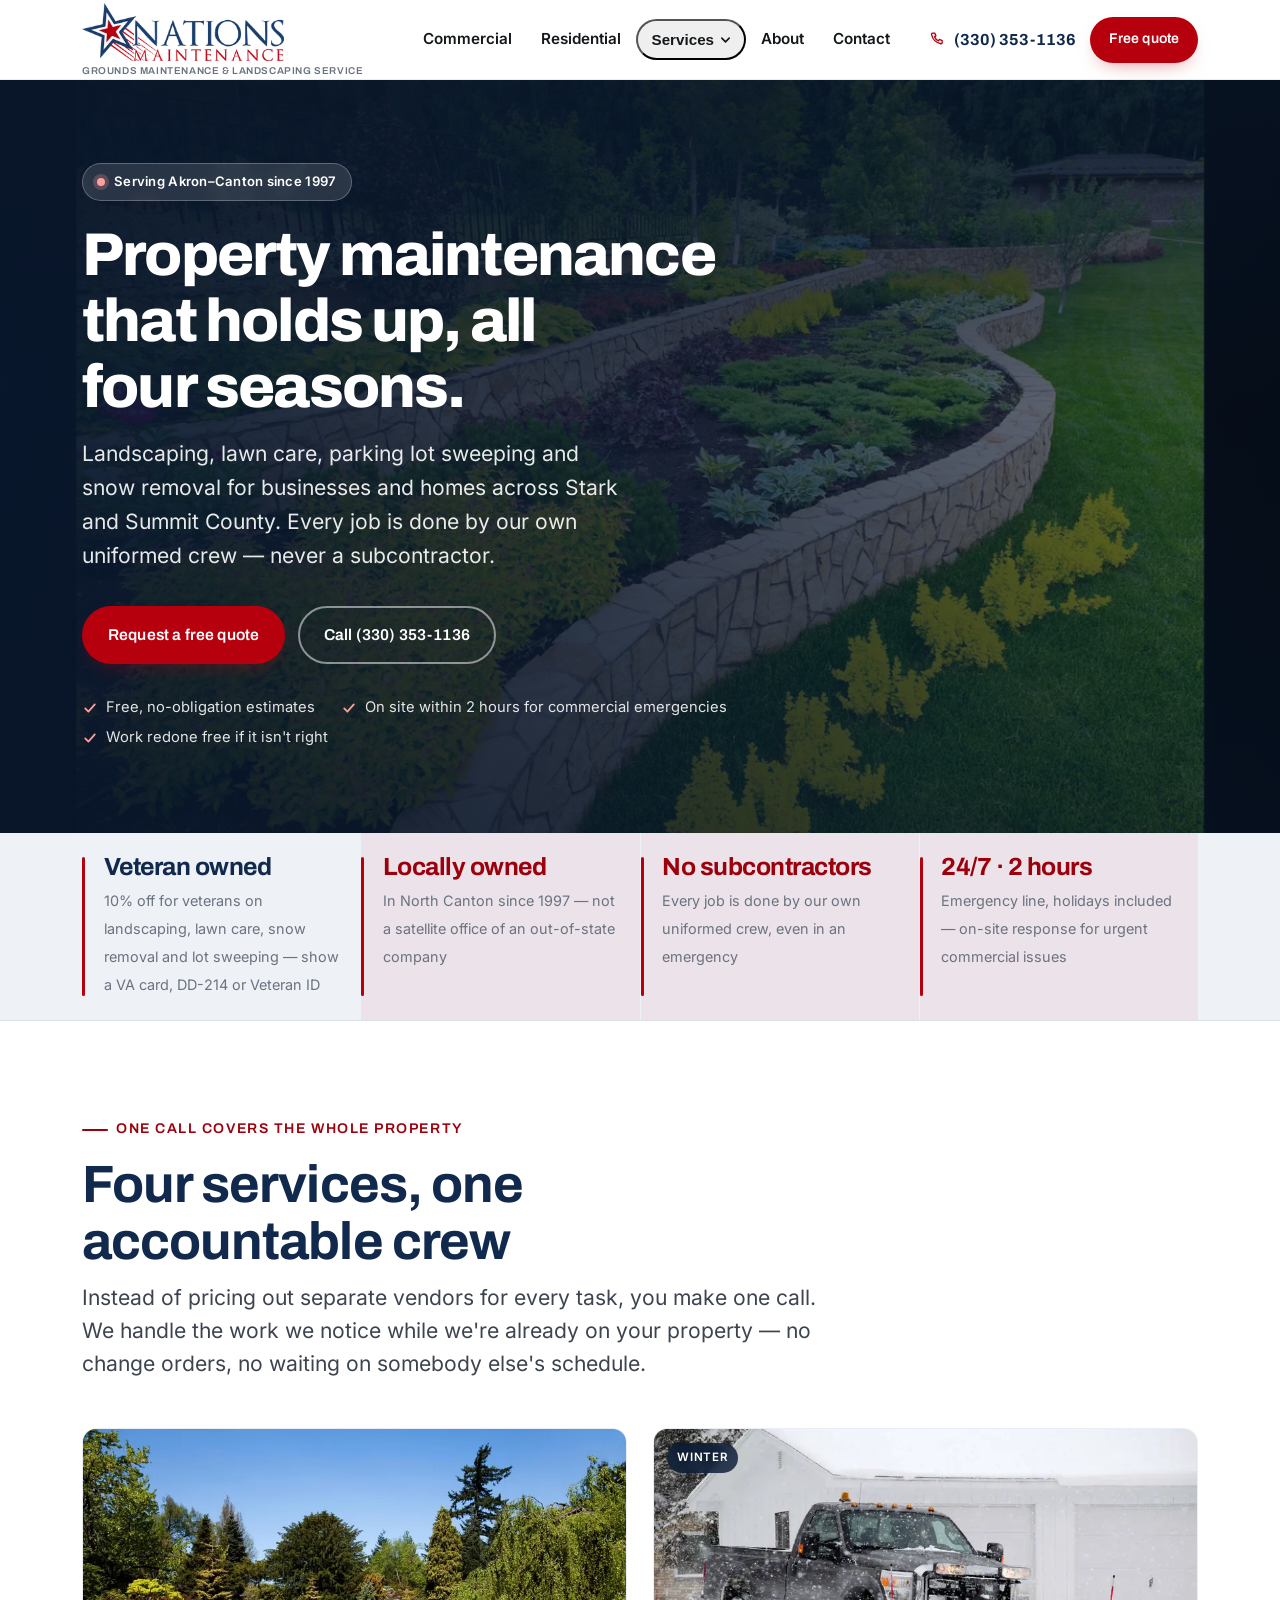
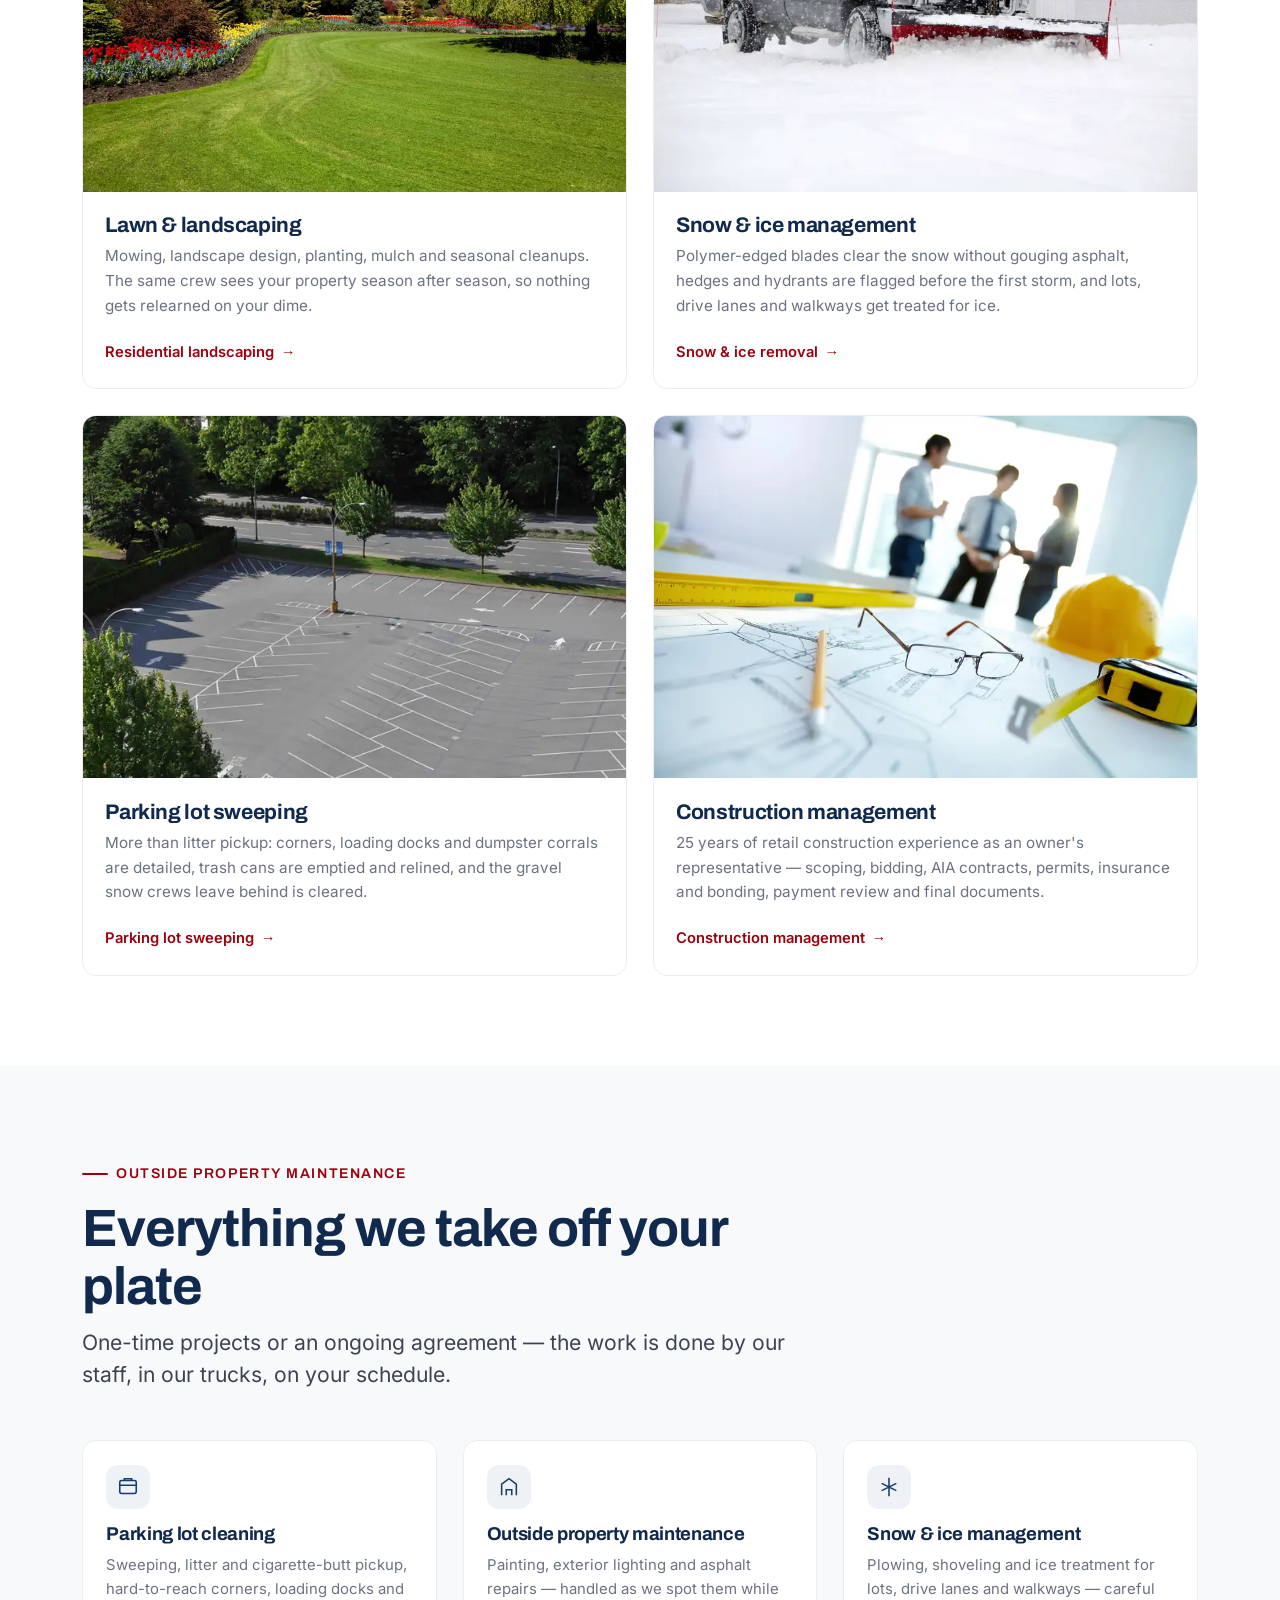
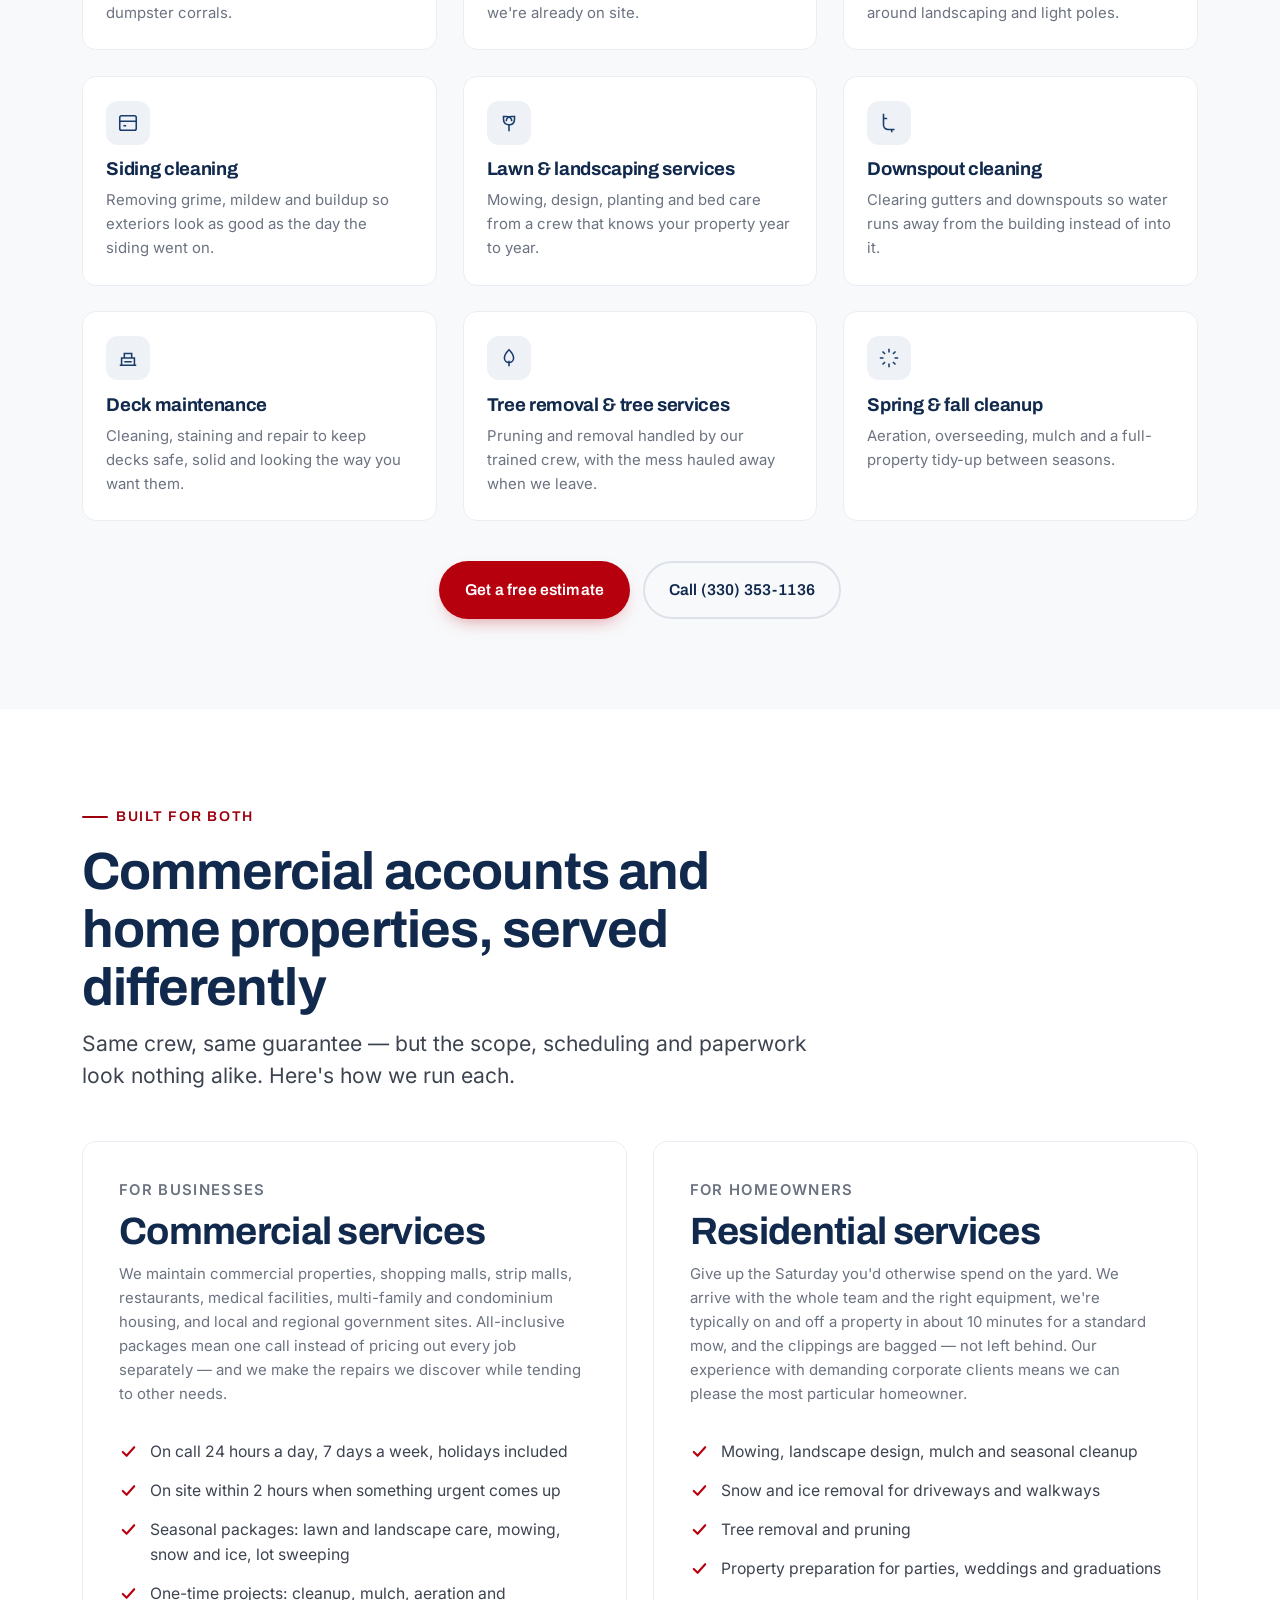
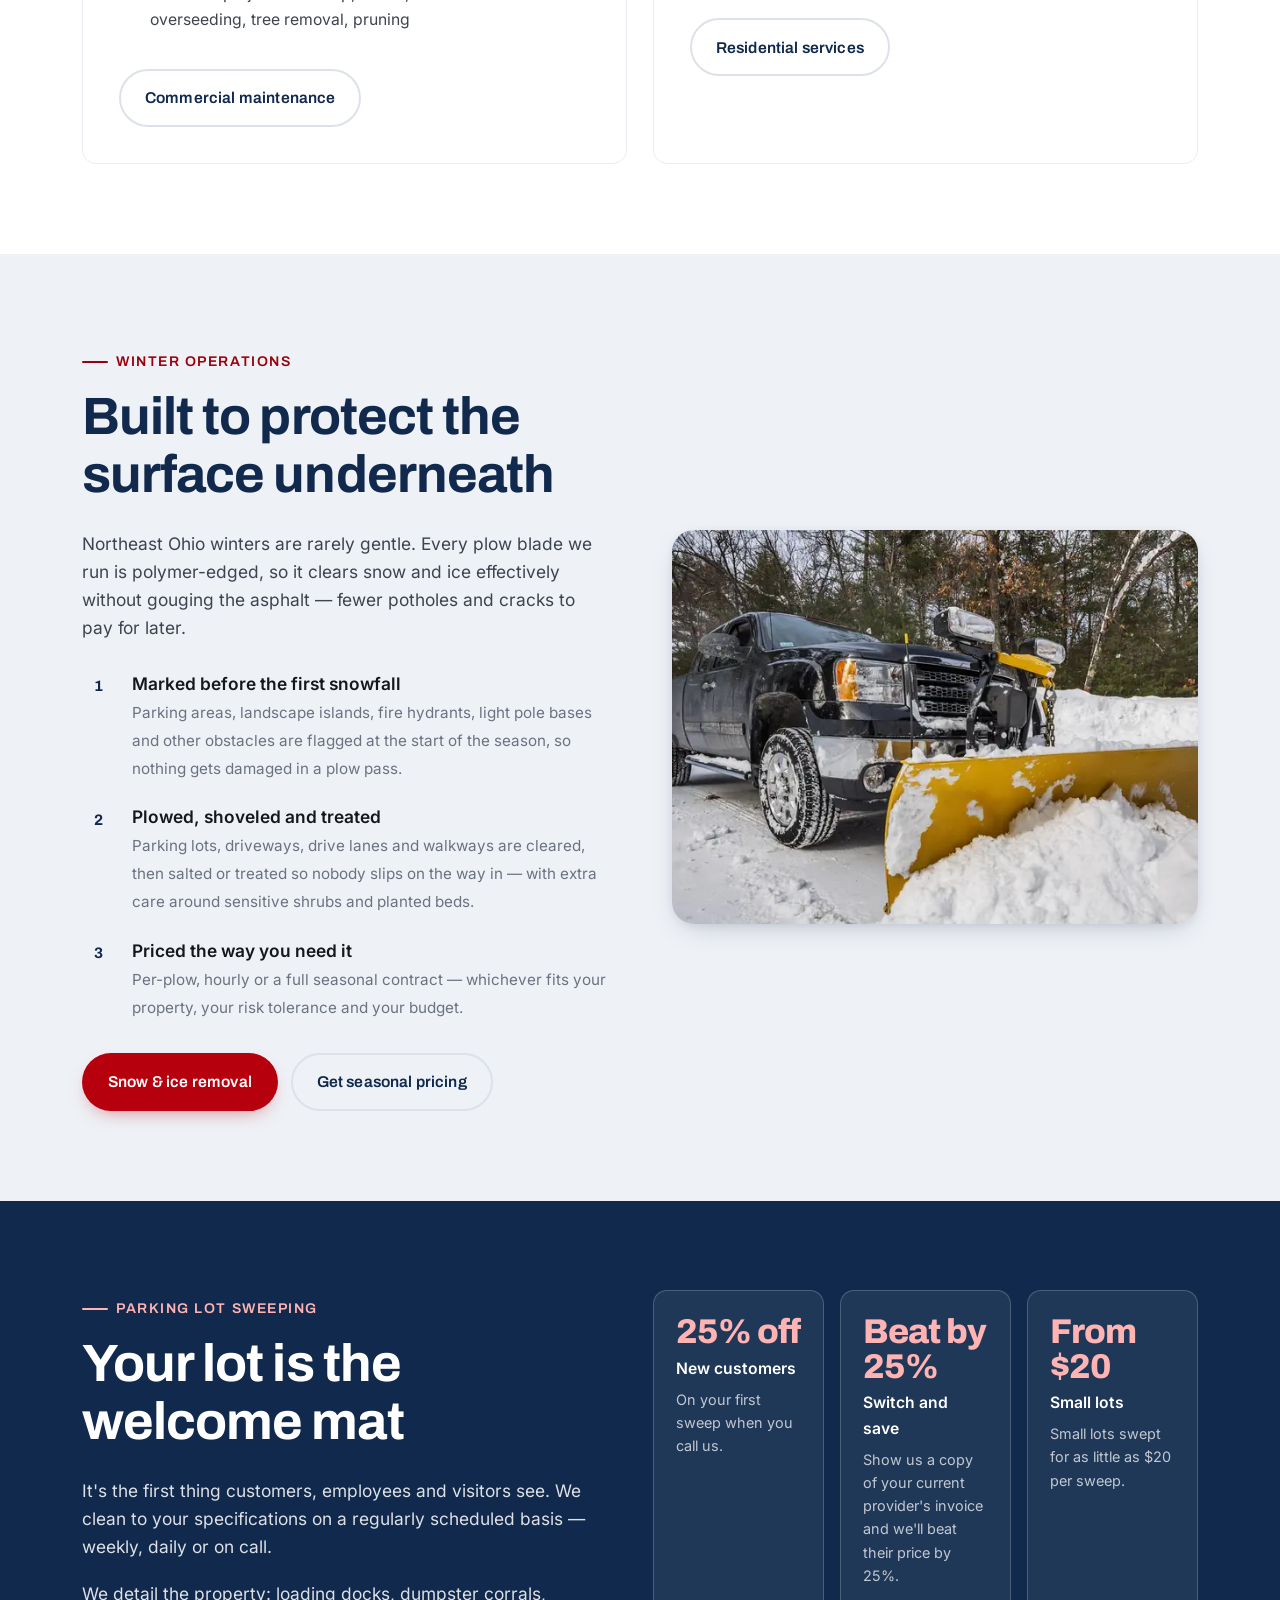
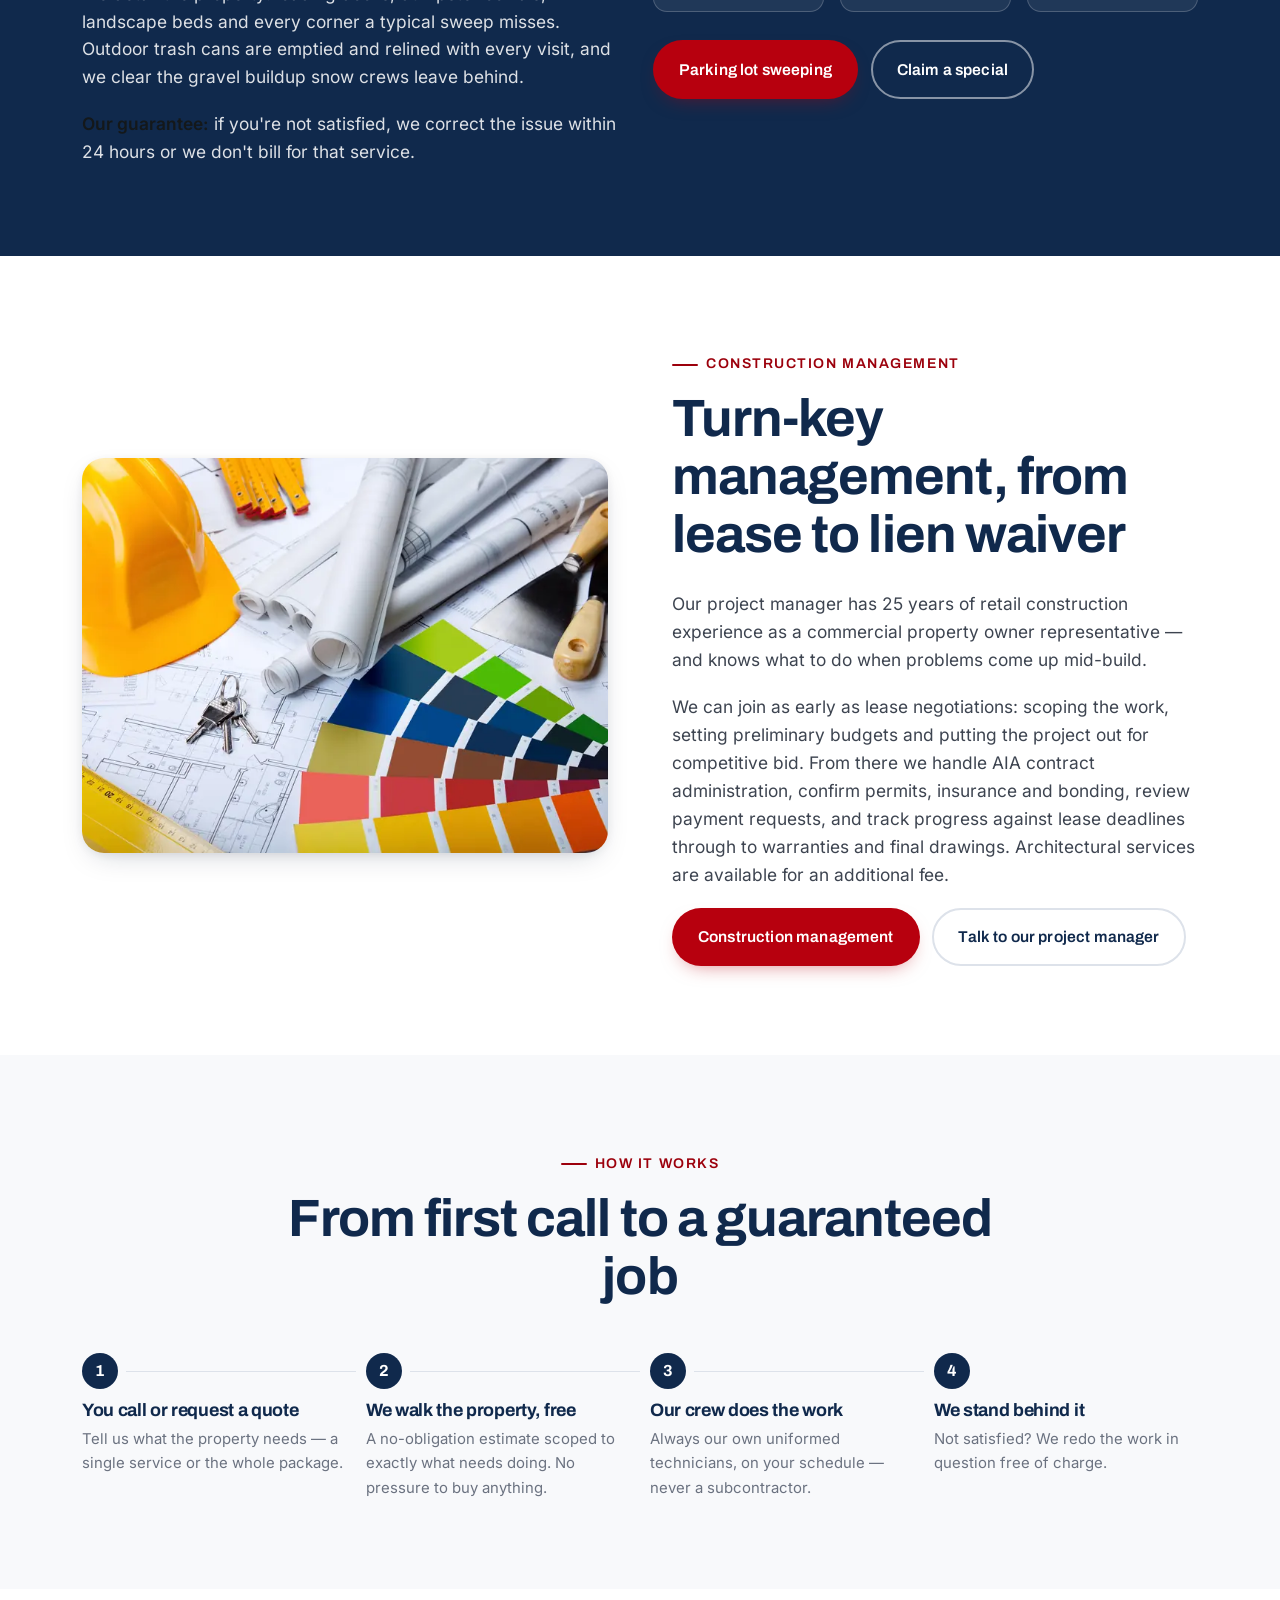
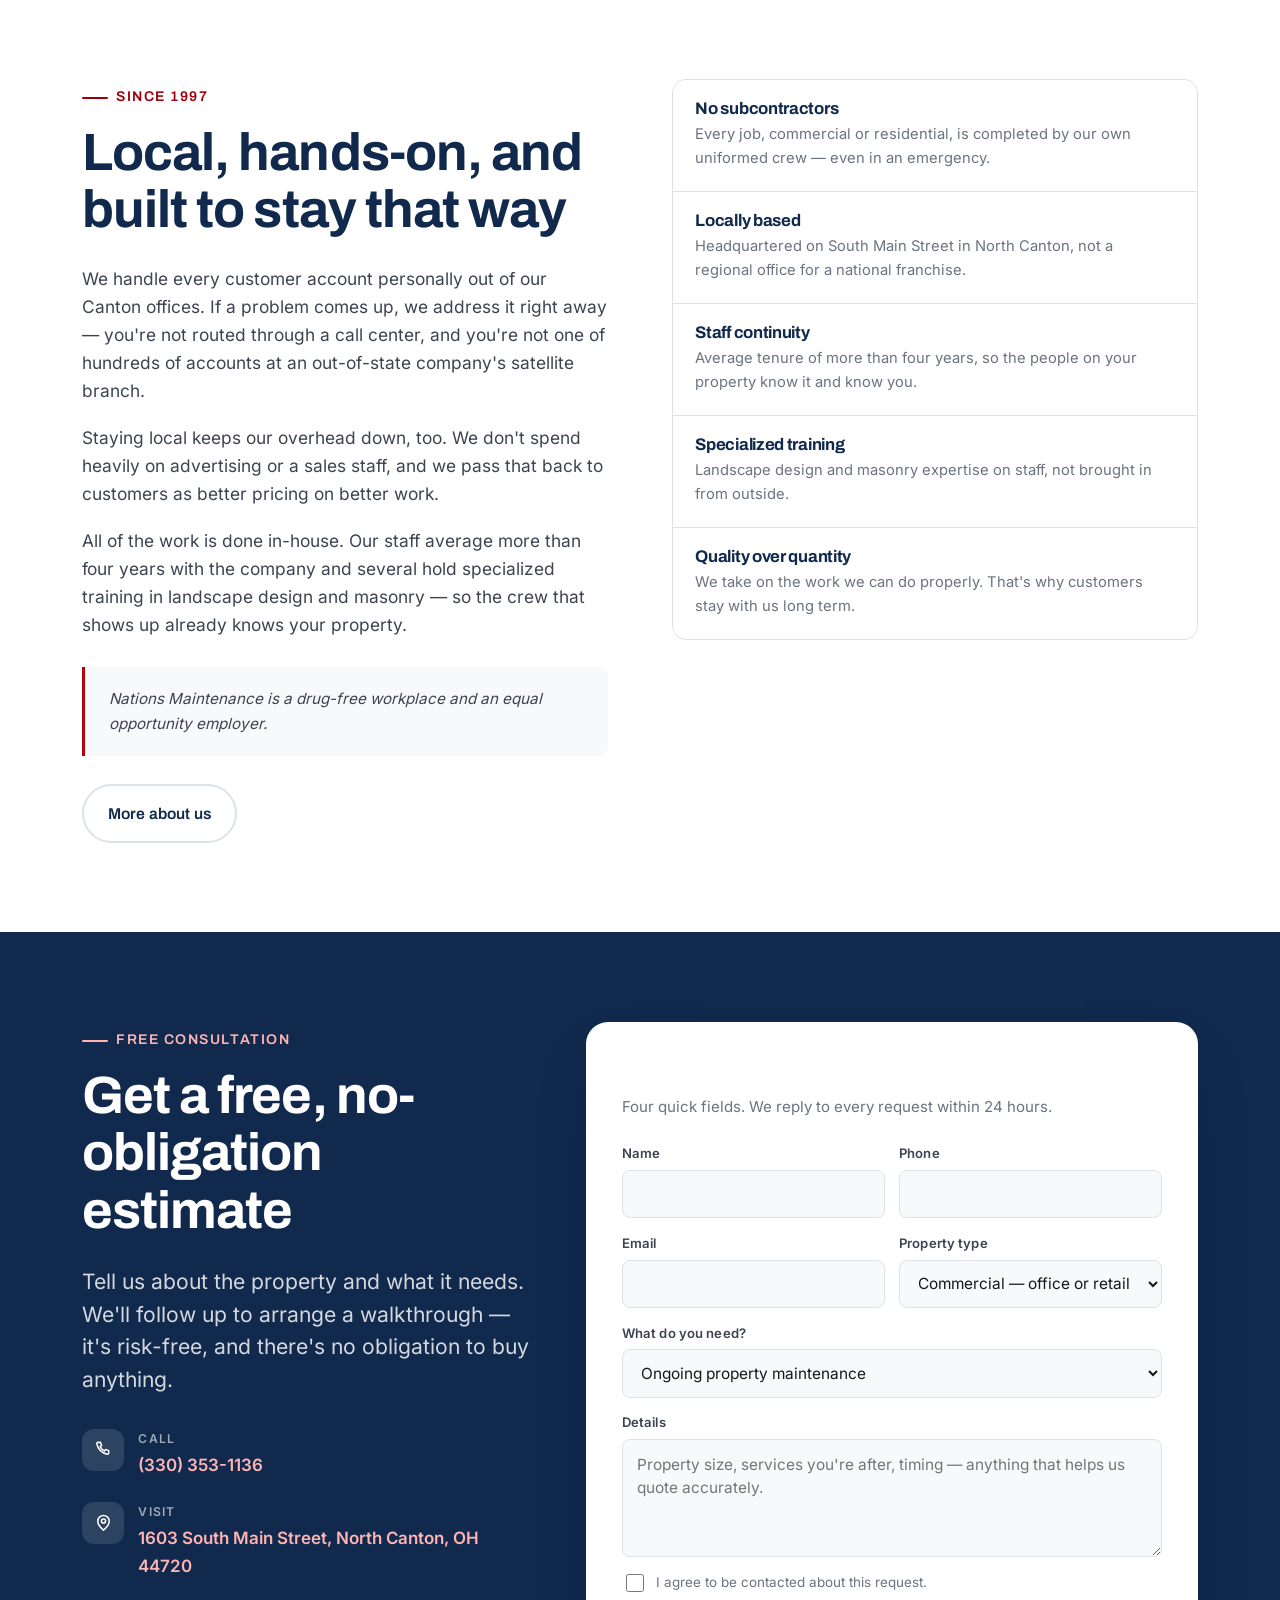
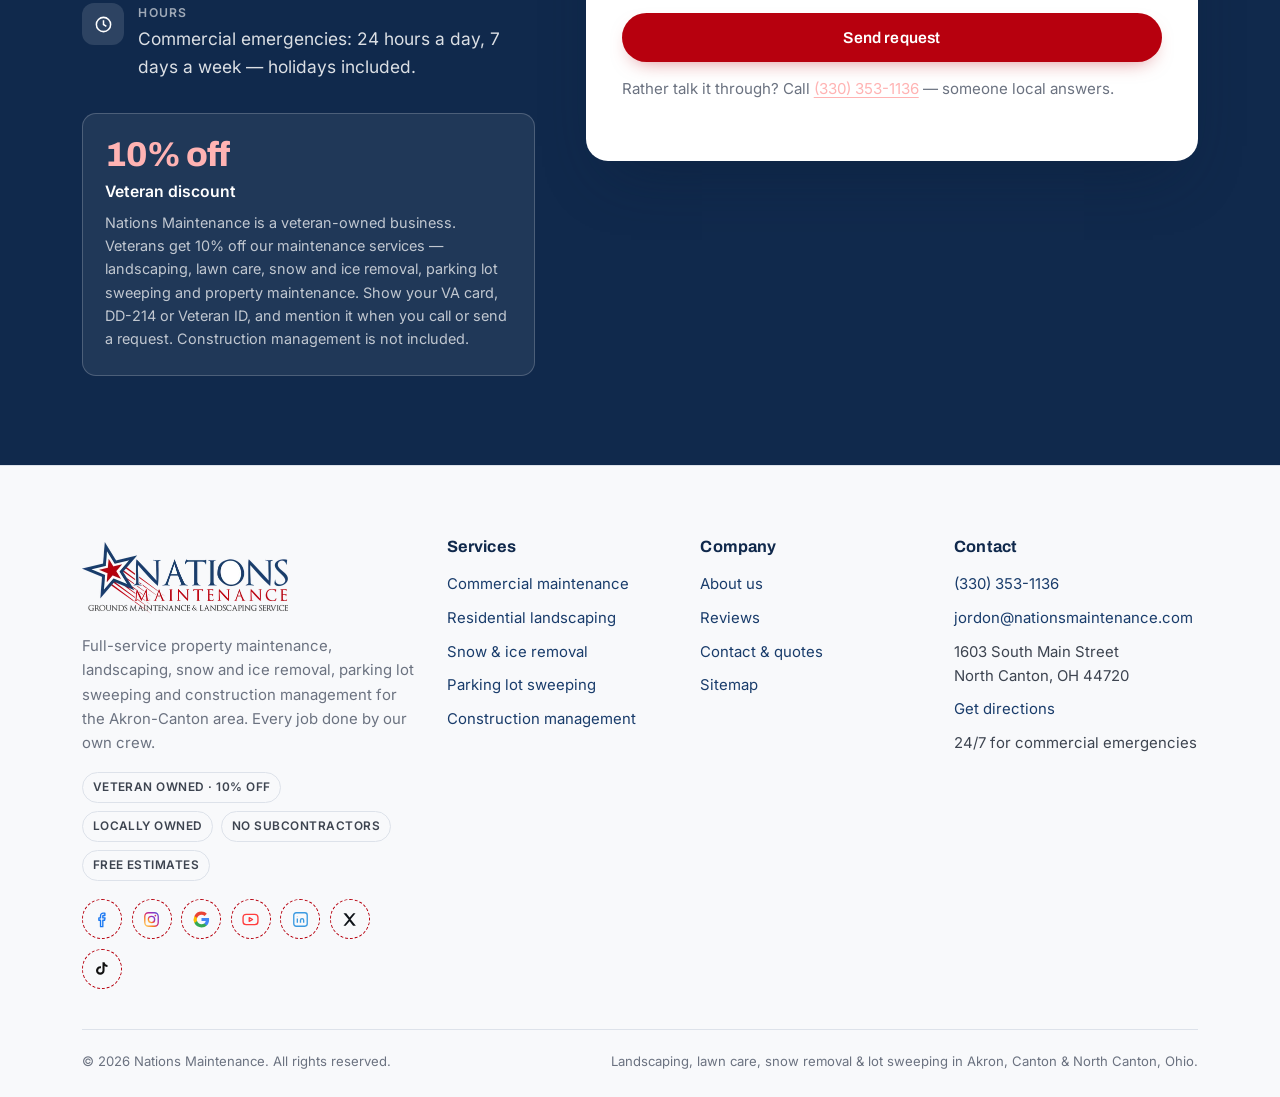
<file: index.html>
<!DOCTYPE html>
<html lang="en">
<head>
<meta charset="utf-8">
<meta name="viewport" content="width=device-width, initial-scale=1">
<title>Landscaping &amp; Snow Removal in Akron-Canton | Nations Maintenance</title>
<meta name="description" content="Landscaping, snow removal and property maintenance in Akron-Canton since 1997. Veteran owned — 10% off for veterans on maintenance. Free estimates: (330) 353-1136.">
<link rel="canonical" href="https://nationsmaintenance.com/">
<meta name="theme-color" content="#193c6b">
<meta name="robots" content="index, follow, max-image-preview:large">
<meta property="og:type" content="website">
<meta property="og:site_name" content="Nations Maintenance">
<meta property="og:title" content="Landscaping &amp; Snow Removal in Akron-Canton, OH">
<meta property="og:description" content="Full-service property maintenance for businesses and homes since 1997. Our own crew, never subcontractors. If the work isn't right, we redo it free.">
<meta property="og:url" content="https://nationsmaintenance.com/">
<meta property="og:image" content="https://nationsmaintenance.com/assets/img/hero-landscaping-akron-canton-1024.jpg">
<meta property="og:image:width" content="1024">
<meta property="og:image:height" content="576">
<meta property="og:locale" content="en_US">
<meta name="twitter:card" content="summary_large_image">
<link rel="icon" href="/favicon.png" type="image/png" sizes="64x64">
<link rel="apple-touch-icon" href="/apple-touch-icon.png">
<link rel="preload" as="font" type="font/woff2" href="/assets/fonts/inter-400-latin.woff2" crossorigin>
<link rel="preload" as="font" type="font/woff2" href="/assets/fonts/archivo-700-latin.woff2" crossorigin>
<link rel="stylesheet" href="/assets/css/styles.css?v=11">
<!--
  Search engine ownership checks. Paste your token into the matching tag, then delete
  the comment markers around that one line:
    Google Search Console  ->  <meta name="google-site-verification" content="PASTE-TOKEN">
    Bing Webmaster Tools   ->  <meta name="msvalidate.01" content="PASTE-TOKEN">
  Both only need to be on this homepage.
  sameAs: once the business has social or directory profiles, list them here too, e.g.
    "sameAs": ["https://www.facebook.com/...", "https://www.thebluebook.com/..."]
-->
<link rel="preload" as="image" href="/assets/img/hero-landscaping-akron-canton-1024.webp"
      imagesrcset="/assets/img/hero-landscaping-akron-canton-800.webp 800w, /assets/img/hero-landscaping-akron-canton-1024.webp 1024w, /assets/img/hero-landscaping-akron-canton-1280.webp 1440w"
      imagesizes="100vw" fetchpriority="high">
<script type="application/ld+json">
{
  "@context": "https://schema.org",
  "@type": ["LocalBusiness", "HomeAndConstructionBusiness"],
  "@id": "https://nationsmaintenance.com/#business",
  "name": "Nations Maintenance",
  "description": "Commercial and residential property maintenance, landscaping, snow and ice removal, parking lot sweeping and construction management serving the Akron-Canton area since 1997.",
  "url": "https://nationsmaintenance.com/",
  "logo": "https://nationsmaintenance.com/assets/img/icon-512.png",
  "image": "https://nationsmaintenance.com/assets/img/hero-landscaping-akron-canton-1024.jpg",
  "telephone": "+1-330-353-1136",
  "email": "jordon@nationsmaintenance.com",
  "foundingDate": "1997",
  "priceRange": "$$",
  "currenciesAccepted": "USD",
  "geo": { "@type": "GeoCoordinates", "latitude": 40.856943, "longitude": -81.395587 },
  "hasMap": "https://maps.google.com/?q=1603+South+Main+Street+North+Canton+OH+44720",
  "address": {
    "@type": "PostalAddress",
    "streetAddress": "1603 South Main Street",
    "addressLocality": "North Canton",
    "addressRegion": "OH",
    "postalCode": "44720",
    "addressCountry": "US"
  },
  "areaServed": [
    { "@type": "City", "name": "North Canton" },
    { "@type": "City", "name": "Canton" },
    { "@type": "City", "name": "Akron" },
    { "@type": "AdministrativeArea", "name": "Stark County, Ohio" },
    { "@type": "AdministrativeArea", "name": "Summit County, Ohio" }
  ],
  "openingHoursSpecification": [{
    "@type": "OpeningHoursSpecification",
    "dayOfWeek": ["Monday","Tuesday","Wednesday","Thursday","Friday","Saturday","Sunday"],
    "opens": "00:00",
    "closes": "23:59"
  }],
  "hasOfferCatalog": {
    "@type": "OfferCatalog",
    "name": "Property maintenance services",
    "itemListElement": [
      { "@type": "Offer", "itemOffered": { "@type": "Service", "name": "Commercial property maintenance", "url": "https://nationsmaintenance.com/commercial-services/" } },
      { "@type": "Offer", "itemOffered": { "@type": "Service", "name": "Residential landscaping and lawn care", "url": "https://nationsmaintenance.com/residential-services/" } },
      { "@type": "Offer", "itemOffered": { "@type": "Service", "name": "Snow and ice removal", "url": "https://nationsmaintenance.com/snow-ice-removal/" } },
      { "@type": "Offer", "itemOffered": { "@type": "Service", "name": "Parking lot sweeping and cleaning", "url": "https://nationsmaintenance.com/parking-lot-sweeping-cleaning/" } },
      { "@type": "Offer", "itemOffered": { "@type": "Service", "name": "Construction management", "url": "https://nationsmaintenance.com/construction-management/" } }
    ]
  },
  "additionalProperty": [
    { "@type": "PropertyValue", "name": "Veteran owned", "value": true },
    { "@type": "PropertyValue", "name": "Veteran discount", "value": "10% off for veterans on landscaping, lawn care, snow and ice removal, parking lot sweeping and property maintenance (construction management excluded), on proof of a VA card, DD-214 or Veteran ID" }
  ],
  "slogan": "If it's not right, we'll make it right. Free."
}
</script>
</head>
<body>
<a class="skip-link" href="#main">Skip to content</a>

<header class="site-header">
  <div class="container header-inner">
    <a class="brand" href="/" aria-label="Nations Maintenance — home">
      <picture>
        <source type="image/webp" srcset="/assets/img/logo-compact.webp">
        <img class="brand__logo" src="/assets/img/logo-compact.png" alt="Nations Maintenance — grounds maintenance and landscaping service" width="306" height="88" fetchpriority="high" decoding="async">
      </picture>
      <span class="brand__tag">Grounds Maintenance &amp; Landscaping Service</span>
    </a>

    <nav class="nav" id="site-nav" aria-label="Primary">
      <ul class="nav__list">
        <li><a class="nav__link" href="/commercial-services/">Commercial</a></li>
        <li><a class="nav__link" href="/residential-services/">Residential</a></li>
        <li>
          <button class="nav__link" type="button" data-dropdown aria-controls="nav-services" aria-expanded="false">
            Services
            <svg class="nav__caret" viewBox="0 0 12 12" aria-hidden="true"><path d="M2 4.5 6 8.5l4-4" fill="none" stroke="currentColor" stroke-width="1.8" stroke-linecap="round" stroke-linejoin="round"/></svg>
          </button>
          <ul class="nav__drop" id="nav-services" hidden>
            <li><a href="/parking-lot-sweeping-cleaning/">Parking lot sweeping<small>Weekly, daily or on-call lot detailing</small></a></li>
            <li><a href="/snow-ice-removal/">Snow &amp; ice removal<small>Plowing, shoveling, salting — per-plow or seasonal</small></a></li>
            <li><a href="/commercial-services/">Commercial maintenance<small>All-inclusive packages for businesses</small></a></li>
            <li><a href="/residential-services/">Residential landscaping<small>Mowing, cleanups, tree work, decks</small></a></li>
            <li><a href="/construction-management/">Construction management<small>Lease to lien waiver, turn-key</small></a></li>
          </ul>
        </li>
        <li><a class="nav__link" href="/about/">About</a></li>
        <li><a class="nav__link" href="/contact/">Contact</a></li>
      </ul>
    </nav>

    <div class="header-cta">
      <a class="header-phone" href="tel:+13303531136">
        <svg viewBox="0 0 20 20" aria-hidden="true"><path d="M4.2 2.5h2.6l1.3 3.2-1.7 1.2a10 10 0 0 0 4.7 4.7l1.2-1.7 3.2 1.3v2.6a1.2 1.2 0 0 1-1.4 1.2A13.4 13.4 0 0 1 3 4a1.2 1.2 0 0 1 1.2-1.5Z" fill="none" stroke="currentColor" stroke-width="1.6" stroke-linejoin="round"/></svg>
        (330) 353-1136
      </a>
      <a class="btn btn--sm" href="/contact/">Free quote</a>
    </div>

    <button class="nav-toggle" type="button" aria-expanded="false" aria-controls="site-nav" aria-label="Open menu"><span></span></button>
  </div>
</header>

<main id="main">

  <!-- ============ HERO ============ -->
  <section class="hero">
    <div class="hero__media">
      <picture>
        <source type="image/webp"
                srcset="/assets/img/hero-landscaping-akron-canton-800.webp 800w, /assets/img/hero-landscaping-akron-canton-1024.webp 1024w, /assets/img/hero-landscaping-akron-canton-1280.webp 1440w"
                sizes="100vw">
        <img src="/assets/img/hero-landscaping-akron-canton-1024.jpg"
             srcset="/assets/img/hero-landscaping-akron-canton-800.jpg 800w, /assets/img/hero-landscaping-akron-canton-1024.jpg 1024w, /assets/img/hero-landscaping-akron-canton-1280.jpg 1440w"
             sizes="100vw" alt="Landscaped garden beds with a natural stone retaining wall and flowering shrubs beside a freshly mown lawn"
             width="1024" height="576" fetchpriority="high" decoding="async">
      </picture>
    </div>

    <div class="container hero__inner">
      <div class="hero__content">
        <p class="hero__badge"><span class="dot" aria-hidden="true"></span> Serving Akron–Canton since 1997</p>
        <h1>Property maintenance that holds up, all four seasons.</h1>
        <p class="hero__lead">
          Landscaping, lawn care, parking lot sweeping and snow removal for businesses and homes across
          Stark and Summit County. Every job is done by our own uniformed crew — never a subcontractor.
        </p>
        <div class="btn-row hero__ctas">
          <a class="btn" href="/contact/">Request a free quote</a>
          <a class="btn btn--ghost" href="tel:+13303531136">Call (330) 353-1136</a>
        </div>
        <ul class="hero__points">
          <li><svg viewBox="0 0 20 20" aria-hidden="true"><path d="M4 10.5l4 4 8-9" fill="none" stroke="currentColor" stroke-width="2.2" stroke-linecap="round" stroke-linejoin="round"/></svg> Free, no-obligation estimates</li>
          <li><svg viewBox="0 0 20 20" aria-hidden="true"><path d="M4 10.5l4 4 8-9" fill="none" stroke="currentColor" stroke-width="2.2" stroke-linecap="round" stroke-linejoin="round"/></svg> On site within 2 hours for commercial emergencies</li>
          <li><svg viewBox="0 0 20 20" aria-hidden="true"><path d="M4 10.5l4 4 8-9" fill="none" stroke="currentColor" stroke-width="2.2" stroke-linecap="round" stroke-linejoin="round"/></svg> Work redone free if it isn't right</li>
        </ul>
      </div>
    </div>
  </section>

  <!-- ============ TRUST STRIP ============ -->
  <div class="trust">
    <div class="container">
      <ul class="trust__list">
        <li><b>Veteran owned</b><span>10% off for veterans on landscaping, lawn care, snow removal and lot sweeping — show a VA card, DD-214 or Veteran ID</span></li>
        <li class="is-highlight"><b>Locally owned</b><span>In North Canton since 1997 — not a satellite office of an out-of-state company</span></li>
        <li class="is-highlight"><b>No subcontractors</b><span>Every job is done by our own uniformed crew, even in an emergency</span></li>
        <li class="is-highlight"><b>24/7 · 2 hours</b><span>Emergency line, holidays included — on-site response for urgent commercial issues</span></li>
      </ul>
    </div>
  </div>

  <!-- ============ CORE SERVICES ============ -->
  <section class="section" aria-labelledby="core-heading">
    <div class="container">
      <div class="section-head">
        <p class="kicker">One call covers the whole property</p>
        <h2 id="core-heading">Four services, one accountable crew</h2>
        <p class="lead">
          Instead of pricing out separate vendors for every task, you make one call. We handle the work we
          notice while we're already on your property — no change orders, no waiting on somebody else's schedule.
        </p>
      </div>

      <div class="grid grid--2">
        <article class="card reveal">
          <div class="card__media">
            <picture>
              <source type="image/webp" srcset="/assets/img/lawn-care-mowing-500.webp 500w, /assets/img/lawn-care-mowing-800.webp 800w" sizes="(max-width:720px) 92vw, 560px">
              <img src="/assets/img/lawn-care-mowing-800.jpg" srcset="/assets/img/lawn-care-mowing-500.jpg 500w, /assets/img/lawn-care-mowing-800.jpg 800w" sizes="(max-width:720px) 92vw, 560px" alt="Wide, freshly mown lawn with clean mowing lines around mature trees and hedges" width="800" height="533" loading="lazy" decoding="async">
            </picture>
          </div>
          <div class="card__body">
            <h3>Lawn &amp; landscaping</h3>
            <p>Mowing, landscape design, planting, mulch and seasonal cleanups. The same crew sees your property season after season, so nothing gets relearned on your dime.</p>
            <a class="card__link" href="/residential-services/">Residential landscaping</a>
          </div>
        </article>

        <article class="card reveal">
          <div class="card__media">
            <span class="card__tag">Winter</span>
            <picture>
              <source type="image/webp" srcset="/assets/img/snow-plow-commercial-lot-500.webp 500w, /assets/img/snow-plow-commercial-lot-800.webp 800w" sizes="(max-width:720px) 92vw, 560px">
              <img src="/assets/img/snow-plow-commercial-lot-800.jpg" srcset="/assets/img/snow-plow-commercial-lot-500.jpg 500w, /assets/img/snow-plow-commercial-lot-800.jpg 800w" sizes="(max-width:720px) 92vw, 560px" alt="Plow truck clearing snow from a commercial driveway and parking area" width="800" height="533" loading="lazy" decoding="async">
            </picture>
          </div>
          <div class="card__body">
            <h3>Snow &amp; ice management</h3>
            <p>Polymer-edged blades clear the snow without gouging asphalt, hedges and hydrants are flagged before the first storm, and lots, drive lanes and walkways get treated for ice.</p>
            <a class="card__link" href="/snow-ice-removal/">Snow &amp; ice removal</a>
          </div>
        </article>

        <article class="card reveal">
          <div class="card__media">
            <picture>
              <source type="image/webp" srcset="/assets/img/parking-lot-sweeping-800.webp 800w, /assets/img/parking-lot-sweeping-1024.webp 1024w" sizes="(max-width:720px) 92vw, 560px">
              <img src="/assets/img/parking-lot-sweeping-1024.jpg" srcset="/assets/img/parking-lot-sweeping-800.jpg 800w, /assets/img/parking-lot-sweeping-1024.jpg 1024w" sizes="(max-width:720px) 92vw, 560px" alt="Clean, freshly swept parking lot with crisp parking stripes and no litter" width="1024" height="576" loading="lazy" decoding="async">
            </picture>
          </div>
          <div class="card__body">
            <h3>Parking lot sweeping</h3>
            <p>More than litter pickup: corners, loading docks and dumpster corrals are detailed, trash cans are emptied and relined, and the gravel snow crews leave behind is cleared.</p>
            <a class="card__link" href="/parking-lot-sweeping-cleaning/">Parking lot sweeping</a>
          </div>
        </article>

        <article class="card reveal">
          <div class="card__media">
            <picture>
              <source type="image/webp" srcset="/assets/img/construction-management-blueprints-500.webp 500w, /assets/img/construction-management-blueprints-800.webp 800w" sizes="(max-width:720px) 92vw, 560px">
              <img src="/assets/img/construction-management-blueprints-800.jpg" srcset="/assets/img/construction-management-blueprints-500.jpg 500w, /assets/img/construction-management-blueprints-800.jpg 800w" sizes="(max-width:720px) 92vw, 560px" alt="Project manager reviewing construction drawings with a hard hat on the desk" width="800" height="533" loading="lazy" decoding="async">
            </picture>
          </div>
          <div class="card__body">
            <h3>Construction management</h3>
            <p>25 years of retail construction experience as an owner's representative — scoping, bidding, AIA contracts, permits, insurance and bonding, payment review and final documents.</p>
            <a class="card__link" href="/construction-management/">Construction management</a>
          </div>
        </article>
      </div>
    </div>
  </section>

  <!-- ============ FULL SERVICE LIST ============ -->
  <section class="section section--sand" aria-labelledby="services-heading">
    <div class="container">
      <div class="section-head">
        <p class="kicker">Outside property maintenance</p>
        <h2 id="services-heading">Everything we take off your plate</h2>
        <p class="lead">One-time projects or an ongoing agreement — the work is done by our staff, in our trucks, on your schedule.</p>
      </div>

      <div class="grid grid--3">
        <article class="tile reveal">
          <div class="tile__icon"><svg viewBox="0 0 24 24" fill="none" stroke="currentColor" stroke-width="1.7" aria-hidden="true"><rect x="3" y="5" width="18" height="14" rx="2"/><path d="M3 10h18M8 5V3h8v2"/></svg></div>
          <h3>Parking lot cleaning</h3>
          <p>Sweeping, litter and cigarette-butt pickup, hard-to-reach corners, loading docks and dumpster corrals.</p>
        </article>
        <article class="tile reveal">
          <div class="tile__icon"><svg viewBox="0 0 24 24" fill="none" stroke="currentColor" stroke-width="1.7" aria-hidden="true"><path d="M4 21V9l8-6 8 6v12"/><path d="M9 21v-6h6v6"/></svg></div>
          <h3>Outside property maintenance</h3>
          <p>Painting, exterior lighting and asphalt repairs — handled as we spot them while we're already on site.</p>
        </article>
        <article class="tile reveal">
          <div class="tile__icon"><svg viewBox="0 0 24 24" fill="none" stroke="currentColor" stroke-width="1.7" aria-hidden="true"><path d="M12 2v20M4 8l16 8M20 8 4 16"/></svg></div>
          <h3>Snow &amp; ice management</h3>
          <p>Plowing, shoveling and ice treatment for lots, drive lanes and walkways — careful around landscaping and light poles.</p>
        </article>
        <article class="tile reveal">
          <div class="tile__icon"><svg viewBox="0 0 24 24" fill="none" stroke="currentColor" stroke-width="1.7" aria-hidden="true"><rect x="3" y="4" width="18" height="16" rx="2"/><path d="M3 10h18M7 15h3"/></svg></div>
          <h3>Siding cleaning</h3>
          <p>Removing grime, mildew and buildup so exteriors look as good as the day the siding went on.</p>
        </article>
        <article class="tile reveal">
          <div class="tile__icon"><svg viewBox="0 0 24 24" fill="none" stroke="currentColor" stroke-width="1.7" aria-hidden="true"><path d="M12 21v-7"/><path d="M12 14c-4 0-6-2.5-6-6V5h3c3.5 0 6 2 6 5"/><path d="M12 14c4 0 6-2.5 6-6V5h-3c-3.5 0-6 2-6 5"/></svg></div>
          <h3>Lawn &amp; landscaping services</h3>
          <p>Mowing, design, planting and bed care from a crew that knows your property year to year.</p>
        </article>
        <article class="tile reveal">
          <div class="tile__icon"><svg viewBox="0 0 24 24" fill="none" stroke="currentColor" stroke-width="1.7" aria-hidden="true"><path d="M6 2v12a5 5 0 0 0 5 5h7"/><path d="M6 7h4M15 19v3"/></svg></div>
          <h3>Downspout cleaning</h3>
          <p>Clearing gutters and downspouts so water runs away from the building instead of into it.</p>
        </article>
        <article class="tile reveal">
          <div class="tile__icon"><svg viewBox="0 0 24 24" fill="none" stroke="currentColor" stroke-width="1.7" aria-hidden="true"><path d="M3 20h18M5 20v-8h14v8M8 12V7h8v5M8 16h8"/></svg></div>
          <h3>Deck maintenance</h3>
          <p>Cleaning, staining and repair to keep decks safe, solid and looking the way you want them.</p>
        </article>
        <article class="tile reveal">
          <div class="tile__icon"><svg viewBox="0 0 24 24" fill="none" stroke="currentColor" stroke-width="1.7" aria-hidden="true"><path d="M12 3c3 3 5 6.5 5 9a5 5 0 0 1-10 0c0-2.5 2-6 5-9Z"/><path d="M12 21v-6"/></svg></div>
          <h3>Tree removal &amp; tree services</h3>
          <p>Pruning and removal handled by our trained crew, with the mess hauled away when we leave.</p>
        </article>
        <article class="tile reveal">
          <div class="tile__icon"><svg viewBox="0 0 24 24" fill="none" stroke="currentColor" stroke-width="1.7" aria-hidden="true"><path d="M12 2v4M4.9 4.9l2.8 2.8M2 12h4M4.9 19.1l2.8-2.8M12 18v4M16.3 16.3l2.8 2.8M18 12h4M16.3 7.7l2.8-2.8"/></svg></div>
          <h3>Spring &amp; fall cleanup</h3>
          <p>Aeration, overseeding, mulch and a full-property tidy-up between seasons.</p>
        </article>
      </div>

      <div class="btn-row btn-row--center mt-10">
        <a class="btn" href="/contact/">Get a free estimate</a>
        <a class="btn btn--outline" href="tel:+13303531136">Call (330) 353-1136</a>
      </div>
    </div>
  </section>

  <!-- ============ COMMERCIAL / RESIDENTIAL ============ -->
  <section class="section" aria-labelledby="segments-heading">
    <div class="container">
      <div class="section-head">
        <p class="kicker">Built for both</p>
        <h2 id="segments-heading">Commercial accounts and home properties, served differently</h2>
        <p class="lead">Same crew, same guarantee — but the scope, scheduling and paperwork look nothing alike. Here's how we run each.</p>
      </div>

      <div class="grid grid--2">
        <div class="tile reveal pad-lg">
          <p class="eyebrow">For businesses</p>
          <h3 class="fs-3">Commercial services</h3>
          <p>We maintain commercial properties, shopping malls, strip malls, restaurants, medical facilities, multi-family and condominium housing, and local and regional government sites. All-inclusive packages mean one call instead of pricing out every job separately — and we make the repairs we discover while tending to other needs.</p>
          <ul class="check-list">
            <li><svg viewBox="0 0 20 20" aria-hidden="true"><path d="M4 10.5l4 4 8-9" fill="none" stroke="currentColor" stroke-width="2.2" stroke-linecap="round" stroke-linejoin="round"/></svg> On call 24 hours a day, 7 days a week, holidays included</li>
            <li><svg viewBox="0 0 20 20" aria-hidden="true"><path d="M4 10.5l4 4 8-9" fill="none" stroke="currentColor" stroke-width="2.2" stroke-linecap="round" stroke-linejoin="round"/></svg> On site within 2 hours when something urgent comes up</li>
            <li><svg viewBox="0 0 20 20" aria-hidden="true"><path d="M4 10.5l4 4 8-9" fill="none" stroke="currentColor" stroke-width="2.2" stroke-linecap="round" stroke-linejoin="round"/></svg> Seasonal packages: lawn and landscape care, mowing, snow and ice, lot sweeping</li>
            <li><svg viewBox="0 0 20 20" aria-hidden="true"><path d="M4 10.5l4 4 8-9" fill="none" stroke="currentColor" stroke-width="2.2" stroke-linecap="round" stroke-linejoin="round"/></svg> One-time projects: cleanup, mulch, aeration and overseeding, tree removal, pruning</li>
          </ul>
          <div class="btn-row mt-7">
            <a class="btn btn--outline" href="/commercial-services/">Commercial maintenance</a>
          </div>
        </div>

        <div class="tile reveal pad-lg">
          <p class="eyebrow">For homeowners</p>
          <h3 class="fs-3">Residential services</h3>
          <p>Give up the Saturday you'd otherwise spend on the yard. We arrive with the whole team and the right equipment, we're typically on and off a property in about 10 minutes for a standard mow, and the clippings are bagged — not left behind. Our experience with demanding corporate clients means we can please the most particular homeowner.</p>
          <ul class="check-list">
            <li><svg viewBox="0 0 20 20" aria-hidden="true"><path d="M4 10.5l4 4 8-9" fill="none" stroke="currentColor" stroke-width="2.2" stroke-linecap="round" stroke-linejoin="round"/></svg> Mowing, landscape design, mulch and seasonal cleanup</li>
            <li><svg viewBox="0 0 20 20" aria-hidden="true"><path d="M4 10.5l4 4 8-9" fill="none" stroke="currentColor" stroke-width="2.2" stroke-linecap="round" stroke-linejoin="round"/></svg> Snow and ice removal for driveways and walkways</li>
            <li><svg viewBox="0 0 20 20" aria-hidden="true"><path d="M4 10.5l4 4 8-9" fill="none" stroke="currentColor" stroke-width="2.2" stroke-linecap="round" stroke-linejoin="round"/></svg> Tree removal and pruning</li>
            <li><svg viewBox="0 0 20 20" aria-hidden="true"><path d="M4 10.5l4 4 8-9" fill="none" stroke="currentColor" stroke-width="2.2" stroke-linecap="round" stroke-linejoin="round"/></svg> Property preparation for parties, weddings and graduations</li>
          </ul>
          <div class="btn-row mt-7">
            <a class="btn btn--outline" href="/residential-services/">Residential services</a>
          </div>
        </div>
      </div>
    </div>
  </section>

  <!-- ============ SNOW & ICE ============ -->
  <section class="section section--sand2" id="snow" aria-labelledby="snow-heading">
    <div class="container split">
      <div class="reveal">
        <p class="kicker">Winter operations</p>
        <h2 id="snow-heading">Built to protect the surface underneath</h2>
        <p>Northeast Ohio winters are rarely gentle. Every plow blade we run is polymer-edged, so it clears snow and ice effectively without gouging the asphalt — fewer potholes and cracks to pay for later.</p>
        <ul class="numbered">
          <li>
            <span class="num">1</span>
            <div><strong>Marked before the first snowfall</strong><span>Parking areas, landscape islands, fire hydrants, light pole bases and other obstacles are flagged at the start of the season, so nothing gets damaged in a plow pass.</span></div>
          </li>
          <li>
            <span class="num">2</span>
            <div><strong>Plowed, shoveled and treated</strong><span>Parking lots, driveways, drive lanes and walkways are cleared, then salted or treated so nobody slips on the way in — with extra care around sensitive shrubs and planted beds.</span></div>
          </li>
          <li>
            <span class="num">3</span>
            <div><strong>Priced the way you need it</strong><span>Per-plow, hourly or a full seasonal contract — whichever fits your property, your risk tolerance and your budget.</span></div>
          </li>
        </ul>
        <div class="btn-row mt-8">
          <a class="btn" href="/snow-ice-removal/">Snow &amp; ice removal</a>
          <a class="btn btn--outline" href="/contact/">Get seasonal pricing</a>
        </div>
      </div>
      <figure class="split__figure reveal">
        <picture>
          <source type="image/webp" srcset="/assets/img/snow-plow-parking-lot-clearing-800.webp 800w, /assets/img/snow-plow-parking-lot-clearing-1024.webp 1024w" sizes="(max-width:960px) 92vw, 540px">
          <img src="/assets/img/snow-plow-parking-lot-clearing-1024.jpg" srcset="/assets/img/snow-plow-parking-lot-clearing-800.jpg 800w, /assets/img/snow-plow-parking-lot-clearing-1024.jpg 1024w" sizes="(max-width:960px) 92vw, 540px" alt="Plow truck pushing a heavy load of snow across a commercial parking lot in winter" width="1024" height="576" loading="lazy" decoding="async">
        </picture>
      </figure>
    </div>
  </section>

  <!-- ============ SWEEPING SPECIALS ============ -->
  <section class="section section--dark" id="specials" aria-labelledby="specials-heading">
    <div class="container">
      <div class="grid grid--2 items-start">
        <div class="reveal">
          <p class="kicker">Parking lot sweeping</p>
          <h2 id="specials-heading">Your lot is the welcome mat</h2>
          <p>It's the first thing customers, employees and visitors see. We clean to your specifications on a regularly scheduled basis — weekly, daily or on call.</p>
          <p>We detail the property: loading docks, dumpster corrals, landscape beds and every corner a typical sweep misses. Outdoor trash cans are emptied and relined with every visit, and we clear the gravel buildup snow crews leave behind.</p>
          <p class="mb-0"><strong>Our guarantee:</strong> if you're not satisfied, we correct the issue within 24 hours or we don't bill for that service.</p>
        </div>
        <div>
          <div class="offer-grid">
            <div class="offer reveal">
              <div class="offer__amount">25% off</div>
              <div class="offer__label">New customers</div>
              <p>On your first sweep when you call us.</p>
            </div>
            <div class="offer reveal">
              <div class="offer__amount">Beat by 25%</div>
              <div class="offer__label">Switch and save</div>
              <p>Show us a copy of your current provider's invoice and we'll beat their price by 25%.</p>
            </div>
            <div class="offer reveal">
              <div class="offer__amount">From $20</div>
              <div class="offer__label">Small lots</div>
              <p>Small lots swept for as little as $20 per sweep.</p>
            </div>
          </div>
          <div class="btn-row mt-7">
            <a class="btn" href="/parking-lot-sweeping-cleaning/">Parking lot sweeping</a>
            <a class="btn btn--ghost" href="/contact/">Claim a special</a>
          </div>
        </div>
      </div>
    </div>
  </section>

  <!-- ============ CONSTRUCTION ============ -->
  <section class="section" id="construction" aria-labelledby="construction-heading">
    <div class="container split">
      <figure class="split__figure reveal">
        <picture>
          <source type="image/webp" srcset="/assets/img/construction-design-plans-500.webp 500w, /assets/img/construction-design-plans-800.webp 800w" sizes="(max-width:960px) 92vw, 540px">
          <img src="/assets/img/construction-design-plans-800.jpg" srcset="/assets/img/construction-design-plans-500.jpg 500w, /assets/img/construction-design-plans-800.jpg 800w" sizes="(max-width:960px) 92vw, 540px" alt="Hard hat, architectural drawings and finish swatches laid out for a retail build project" width="800" height="533" loading="lazy" decoding="async">
        </picture>
      </figure>
      <div class="reveal">
        <p class="kicker">Construction management</p>
        <h2 id="construction-heading">Turn-key management, from lease to lien waiver</h2>
        <p>Our project manager has 25 years of retail construction experience as a commercial property owner representative — and knows what to do when problems come up mid-build.</p>
        <p>We can join as early as lease negotiations: scoping the work, setting preliminary budgets and putting the project out for competitive bid. From there we handle AIA contract administration, confirm permits, insurance and bonding, review payment requests, and track progress against lease deadlines through to warranties and final drawings. Architectural services are available for an additional fee.</p>
        <div class="btn-row">
          <a class="btn" href="/construction-management/">Construction management</a>
          <a class="btn btn--outline" href="/contact/">Talk to our project manager</a>
        </div>
      </div>
    </div>
  </section>

  <!-- ============ PROCESS ============ -->
  <section class="section section--sand" aria-labelledby="process-heading">
    <div class="container">
      <div class="section-head section-head--center">
        <p class="kicker">How it works</p>
        <h2 id="process-heading">From first call to a guaranteed job</h2>
      </div>
      <div class="steps steps--4">
        <div class="step reveal">
          <h3>You call or request a quote</h3>
          <p>Tell us what the property needs — a single service or the whole package.</p>
        </div>
        <div class="step reveal">
          <h3>We walk the property, free</h3>
          <p>A no-obligation estimate scoped to exactly what needs doing. No pressure to buy anything.</p>
        </div>
        <div class="step reveal">
          <h3>Our crew does the work</h3>
          <p>Always our own uniformed technicians, on your schedule — never a subcontractor.</p>
        </div>
        <div class="step reveal">
          <h3>We stand behind it</h3>
          <p>Not satisfied? We redo the work in question free of charge.</p>
        </div>
      </div>
    </div>
  </section>

  <!-- ============ ABOUT SNAPSHOT ============ -->
  <section class="section" aria-labelledby="about-heading">
    <div class="container split split--top">
      <div class="reveal">
        <p class="kicker">Since 1997</p>
        <h2 id="about-heading">Local, hands-on, and built to stay that way</h2>
        <p>We handle every customer account personally out of our Canton offices. If a problem comes up, we address it right away — you're not routed through a call center, and you're not one of hundreds of accounts at an out-of-state company's satellite branch.</p>
        <p>Staying local keeps our overhead down, too. We don't spend heavily on advertising or a sales staff, and we pass that back to customers as better pricing on better work.</p>
        <p>All of the work is done in-house. Our staff average more than four years with the company and several hold specialized training in landscape design and masonry — so the crew that shows up already knows your property.</p>
        <blockquote class="quote">Nations Maintenance is a drug-free workplace and an equal opportunity employer.</blockquote>
        <div class="btn-row mt-7"><a class="btn btn--outline" href="/about/">More about us</a></div>
      </div>
      <div class="facts reveal">
        <div>
          <h3>No subcontractors</h3>
          <p>Every job, commercial or residential, is completed by our own uniformed crew — even in an emergency.</p>
        </div>
        <div>
          <h3>Locally based</h3>
          <p>Headquartered on South Main Street in North Canton, not a regional office for a national franchise.</p>
        </div>
        <div>
          <h3>Staff continuity</h3>
          <p>Average tenure of more than four years, so the people on your property know it and know you.</p>
        </div>
        <div>
          <h3>Specialized training</h3>
          <p>Landscape design and masonry expertise on staff, not brought in from outside.</p>
        </div>
        <div>
          <h3>Quality over quantity</h3>
          <p>We take on the work we can do properly. That's why customers stay with us long term.</p>
        </div>
      </div>
    </div>
  </section>

  <!-- ============ REVIEWS ============ -->
  <!-- Filled from the REVIEWS array in assets/js/main.js and stays hidden while that
       array is empty, so no testimonial is ever invented. -->
  <section class="section" data-reviews-section aria-labelledby="reviews-heading" hidden>
    <div class="container">
      <div class="section-head section-head--center">
        <p class="kicker">What customers say</p>
        <h2 id="reviews-heading">Why customers stay with us</h2>
        <p class="lead">Reviews from the businesses and homeowners we look after around the Akron-Canton area.</p>
      </div>
      <div class="review-grid" data-reviews></div>
      <div class="btn-row btn-row--center mt-8">
        <a class="btn btn--outline" href="/reviews/">Read and leave reviews</a>
      </div>
    </div>
  </section>

  <!-- ============ CONTACT ============ -->
  <section class="section section--dark" id="contact" aria-labelledby="contact-heading">
    <div class="container contact-grid">
      <div class="reveal">
        <p class="kicker">Free consultation</p>
        <h2 id="contact-heading">Get a free, no-obligation estimate</h2>
        <p class="lead">Tell us about the property and what it needs. We'll follow up to arrange a walkthrough — it's risk-free, and there's no obligation to buy anything.</p>
        <ul class="contact-list">
          <li>
            <span class="icon" aria-hidden="true"><svg viewBox="0 0 20 20" fill="none" stroke="currentColor" stroke-width="1.6"><path d="M4.2 2.5h2.6l1.3 3.2-1.7 1.2a10 10 0 0 0 4.7 4.7l1.2-1.7 3.2 1.3v2.6a1.2 1.2 0 0 1-1.4 1.2A13.4 13.4 0 0 1 3 4a1.2 1.2 0 0 1 1.2-1.5Z" stroke-linejoin="round"/></svg></span>
            <div><strong>Call</strong><a href="tel:+13303531136">(330) 353-1136</a></div>
          </li>
          <li>
            <span class="icon" aria-hidden="true"><svg viewBox="0 0 20 20" fill="none" stroke="currentColor" stroke-width="1.6"><path d="M10 18s6-5.1 6-9.4A6 6 0 0 0 4 8.6C4 12.9 10 18 10 18Z"/><circle cx="10" cy="8.4" r="2.2"/></svg></span>
            <div><strong>Visit</strong><a href="https://maps.google.com/?q=1603+South+Main+Street+North+Canton+OH+44720" target="_blank" rel="noopener">1603 South Main Street, North Canton, OH 44720</a></div>
          </li>
          <li>
            <span class="icon" aria-hidden="true"><svg viewBox="0 0 20 20" fill="none" stroke="currentColor" stroke-width="1.6"><circle cx="10" cy="10" r="7.5"/><path d="M10 5.6V10l3 2"/></svg></span>
            <div><strong>Hours</strong><span>Commercial emergencies: 24 hours a day, 7 days a week — holidays included.</span></div>
          </li>
        </ul>

        <div class="offer mt-8">
          <div class="offer__amount">10% off</div>
          <div class="offer__label">Veteran discount</div>
          <p>Nations Maintenance is a veteran-owned business. Veterans get 10% off our maintenance services — landscaping, lawn care, snow and ice removal, parking lot sweeping and property maintenance. Show your VA card, DD-214 or Veteran ID, and mention it when you call or send a request. Construction management is not included.</p>
        </div>
      </div>

      <form class="form-card" data-quote-form novalidate>
        <h2>Request a quote</h2>
        <p>Four quick fields. We reply to every request within 24 hours.</p>

        <div class="field-row">
          <div class="field">
            <label for="name">Name</label>
            <input type="text" id="name" name="name" autocomplete="name" required>
          </div>
          <div class="field">
            <label for="phone">Phone</label>
            <input type="tel" id="phone" name="phone" autocomplete="tel" inputmode="tel" required>
          </div>
        </div>

        <div class="field-row">
          <div class="field">
            <label for="email">Email</label>
            <input type="email" id="email" name="email" autocomplete="email" required>
          </div>
          <div class="field">
            <label for="property">Property type</label>
            <select id="property" name="property">
              <option>Commercial — office or retail</option>
              <option>Commercial — multi-family or condo</option>
              <option>Commercial — restaurant</option>
              <option>Commercial — medical facility</option>
              <option>Commercial — municipal or government</option>
              <option>Residential</option>
              <option>Other</option>
            </select>
          </div>
        </div>

        <div class="field">
          <label for="service">What do you need?</label>
          <select id="service" name="service">
            <option>Ongoing property maintenance</option>
            <option>Lawn &amp; landscaping</option>
            <option>Snow &amp; ice removal</option>
            <option>Parking lot sweeping</option>
            <option>Construction management</option>
            <option>Something else</option>
          </select>
        </div>

        <div class="field">
          <label for="message">Details</label>
          <textarea id="message" name="message" placeholder="Property size, services you're after, timing — anything that helps us quote accurately."></textarea>
        </div>

        <label class="consent" for="home-consent">
          <input type="checkbox" id="home-consent" name="consent" required>
          <span>I agree to be contacted about this request.</span>
        </label>

        <p class="visually-hidden">
          <label for="home-hp">Company website</label>
          <input type="text" id="home-hp" name="company_website" tabindex="-1" autocomplete="off">
        </p>

        <button class="btn btn--block" type="submit">Send request</button>
        <p class="form-note">Rather talk it through? Call <a href="tel:+13303531136">(330) 353-1136</a> — someone local answers.</p>
        <p class="form-status" role="status" aria-live="polite" tabindex="-1"></p>
      </form>
    </div>
  </section>

</main>

<footer class="site-footer">
  <div class="container">
    <div class="footer-grid">
      <div>
        <a class="brand" href="/" aria-label="Nations Maintenance — home">
          <picture>
            <source type="image/webp" srcset="/assets/img/logo.webp">
            <img class="brand__logo" src="/assets/img/logo.png" alt="Nations Maintenance — grounds maintenance and landscaping service" width="411" height="144" loading="lazy" decoding="async">
          </picture>
        </a>
        <p class="mt-5">Full-service property maintenance, landscaping, snow and ice removal, parking lot sweeping and construction management for the Akron-Canton area. Every job done by our own crew.</p>
        <div class="footer-badges">
          <span>Veteran owned · 10% off</span>
          <span>Locally owned</span>
          <span>No subcontractors</span>
          <span>Free estimates</span>
        </div>
      </div>

      <div>
        <h2>Services</h2>
        <ul>
          <li><a href="/commercial-services/">Commercial maintenance</a></li>
          <li><a href="/residential-services/">Residential landscaping</a></li>
          <li><a href="/snow-ice-removal/">Snow &amp; ice removal</a></li>
          <li><a href="/parking-lot-sweeping-cleaning/">Parking lot sweeping</a></li>
          <li><a href="/construction-management/">Construction management</a></li>
        </ul>
      </div>

      <div>
        <h2>Company</h2>
        <ul>
          <li><a href="/about/">About us</a></li>
          <li><a href="/reviews/">Reviews</a></li>
          <li><a href="/contact/">Contact &amp; quotes</a></li>
          <li><a href="/sitemap.xml">Sitemap</a></li>
        </ul>
      </div>

      <div>
        <h2>Contact</h2>
        <ul>
          <li><a href="tel:+13303531136">(330) 353-1136</a></li>
          <li><a href="mailto:jordon@nationsmaintenance.com">jordon@nationsmaintenance.com</a></li>
          <li>1603 South Main Street<br>North Canton, OH 44720</li>
          <li><a href="https://maps.google.com/?q=1603+South+Main+Street+North+Canton+OH+44720" target="_blank" rel="noopener">Get directions</a></li>
          <li>24/7 for commercial emergencies</li>
        </ul>
      </div>
    </div>

    <div class="footer-note">
      <span>&copy; <span data-year>2026</span> Nations Maintenance. All rights reserved.</span>
      <span>Landscaping, lawn care, snow removal &amp; lot sweeping in Akron, Canton &amp; North Canton, Ohio.</span>
    </div>
  </div>
</footer>

<div class="action-bar">
  <a class="btn btn--dark" href="tel:+13303531136">
    <svg viewBox="0 0 20 20" aria-hidden="true" fill="none" stroke="currentColor" stroke-width="1.6"><path d="M4.2 2.5h2.6l1.3 3.2-1.7 1.2a10 10 0 0 0 4.7 4.7l1.2-1.7 3.2 1.3v2.6a1.2 1.2 0 0 1-1.4 1.2A13.4 13.4 0 0 1 3 4a1.2 1.2 0 0 1 1.2-1.5Z" stroke-linejoin="round"/></svg>
    Call now
  </a>
  <a class="btn" href="/contact/">Free quote</a>
</div>

<script src="/assets/js/main.js?v=11" defer></script>
</body>
</html>
</file>
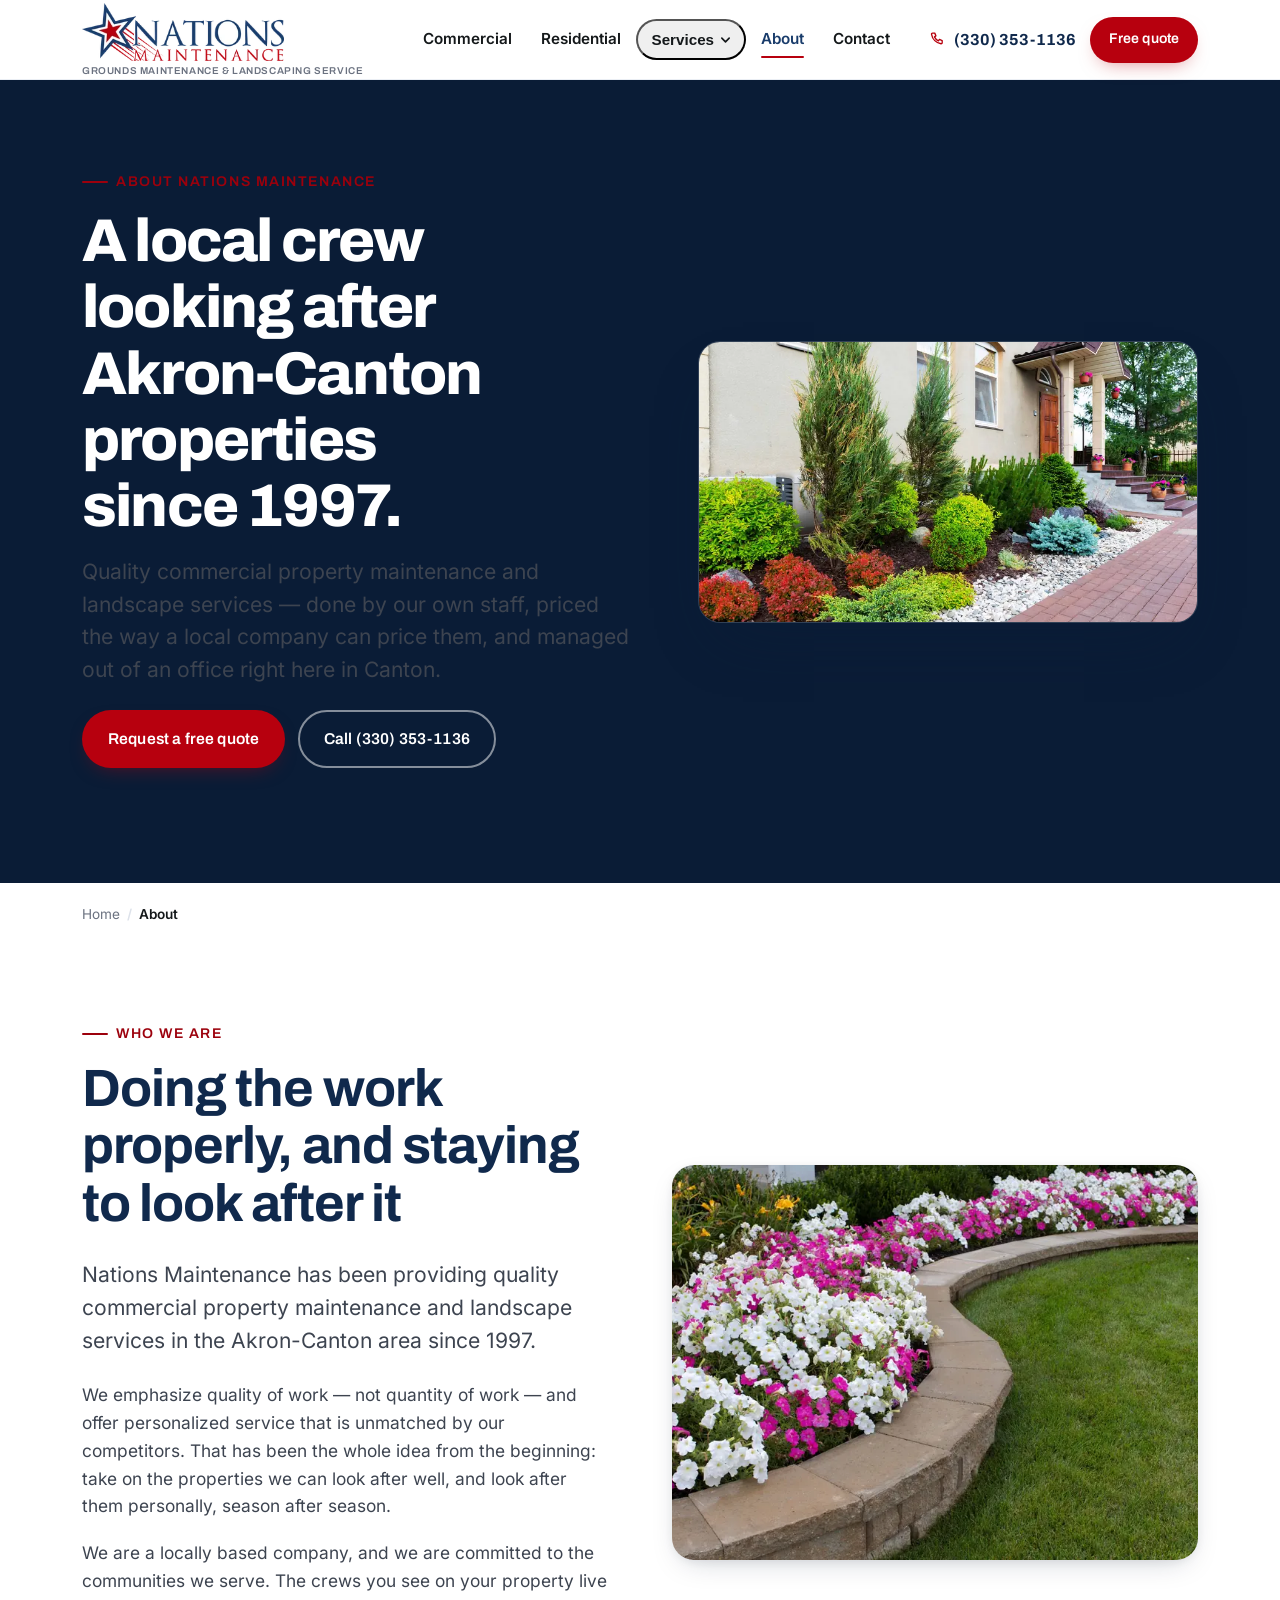
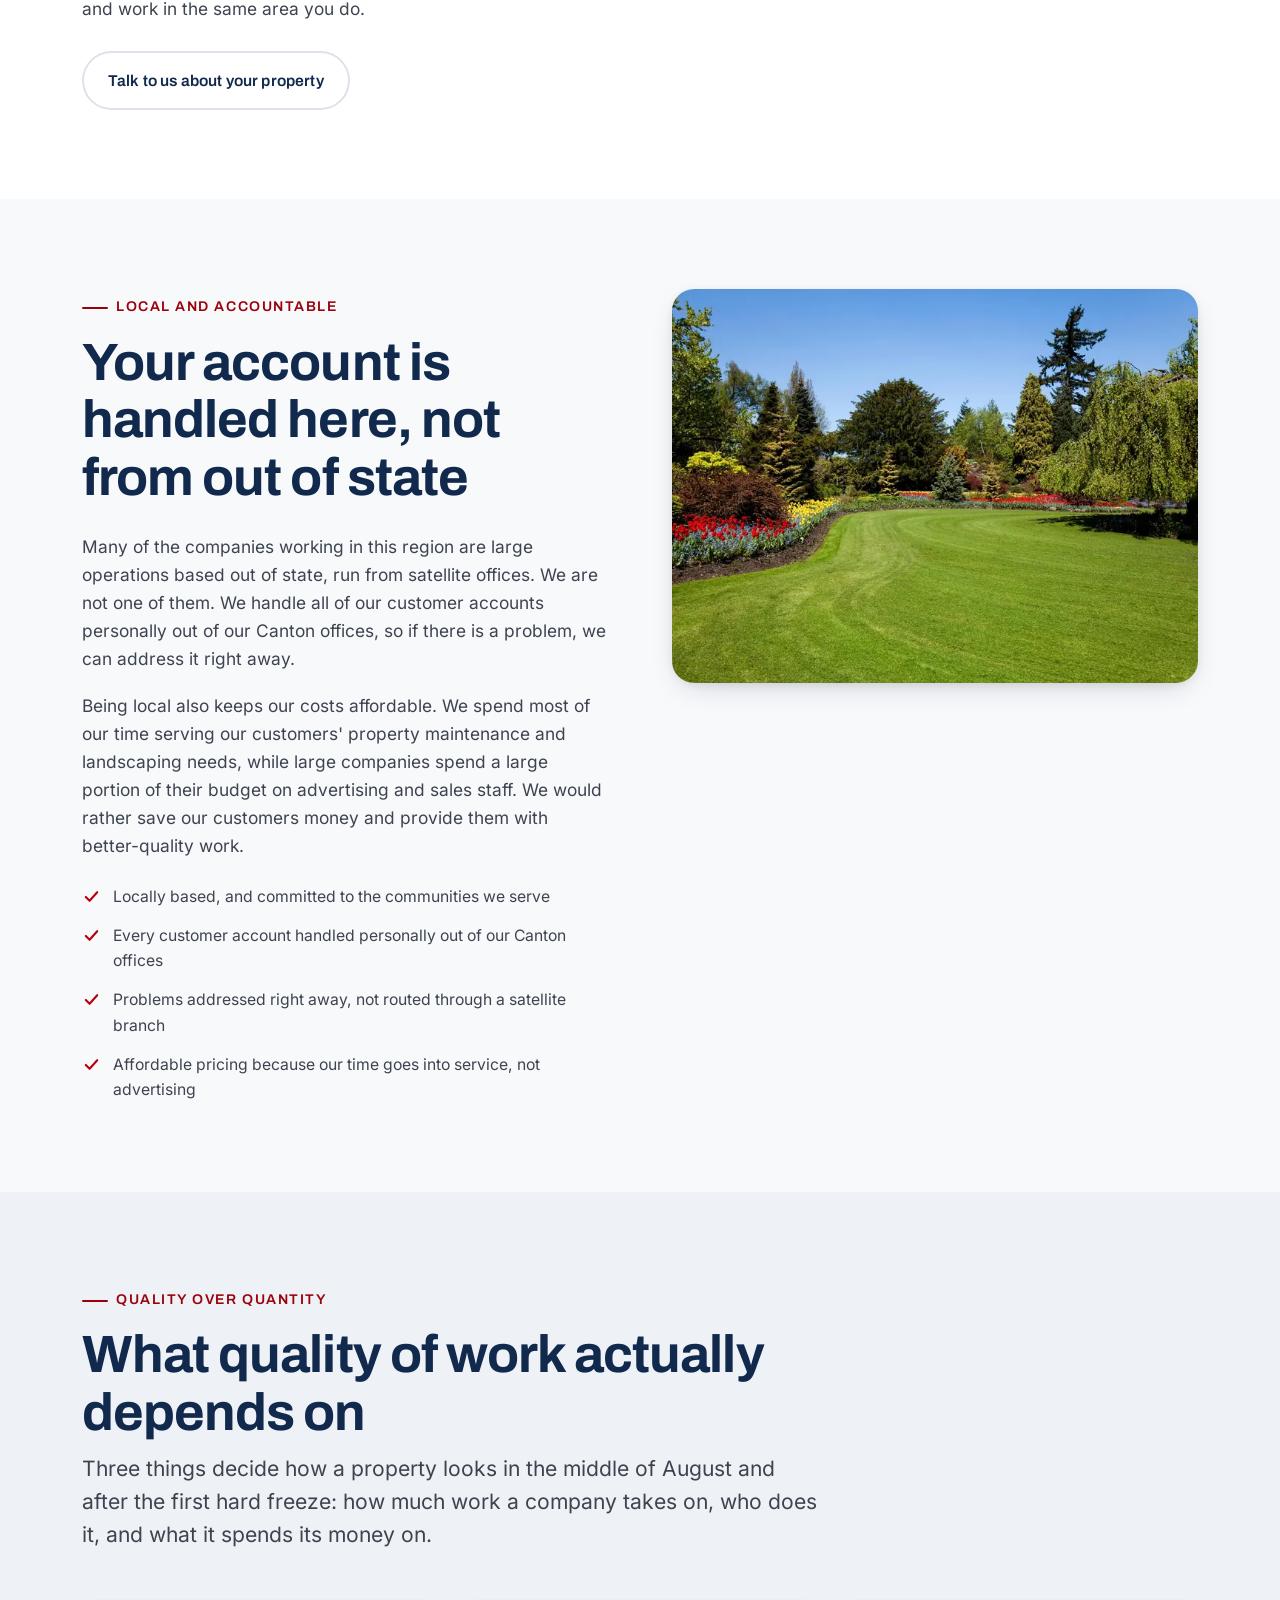
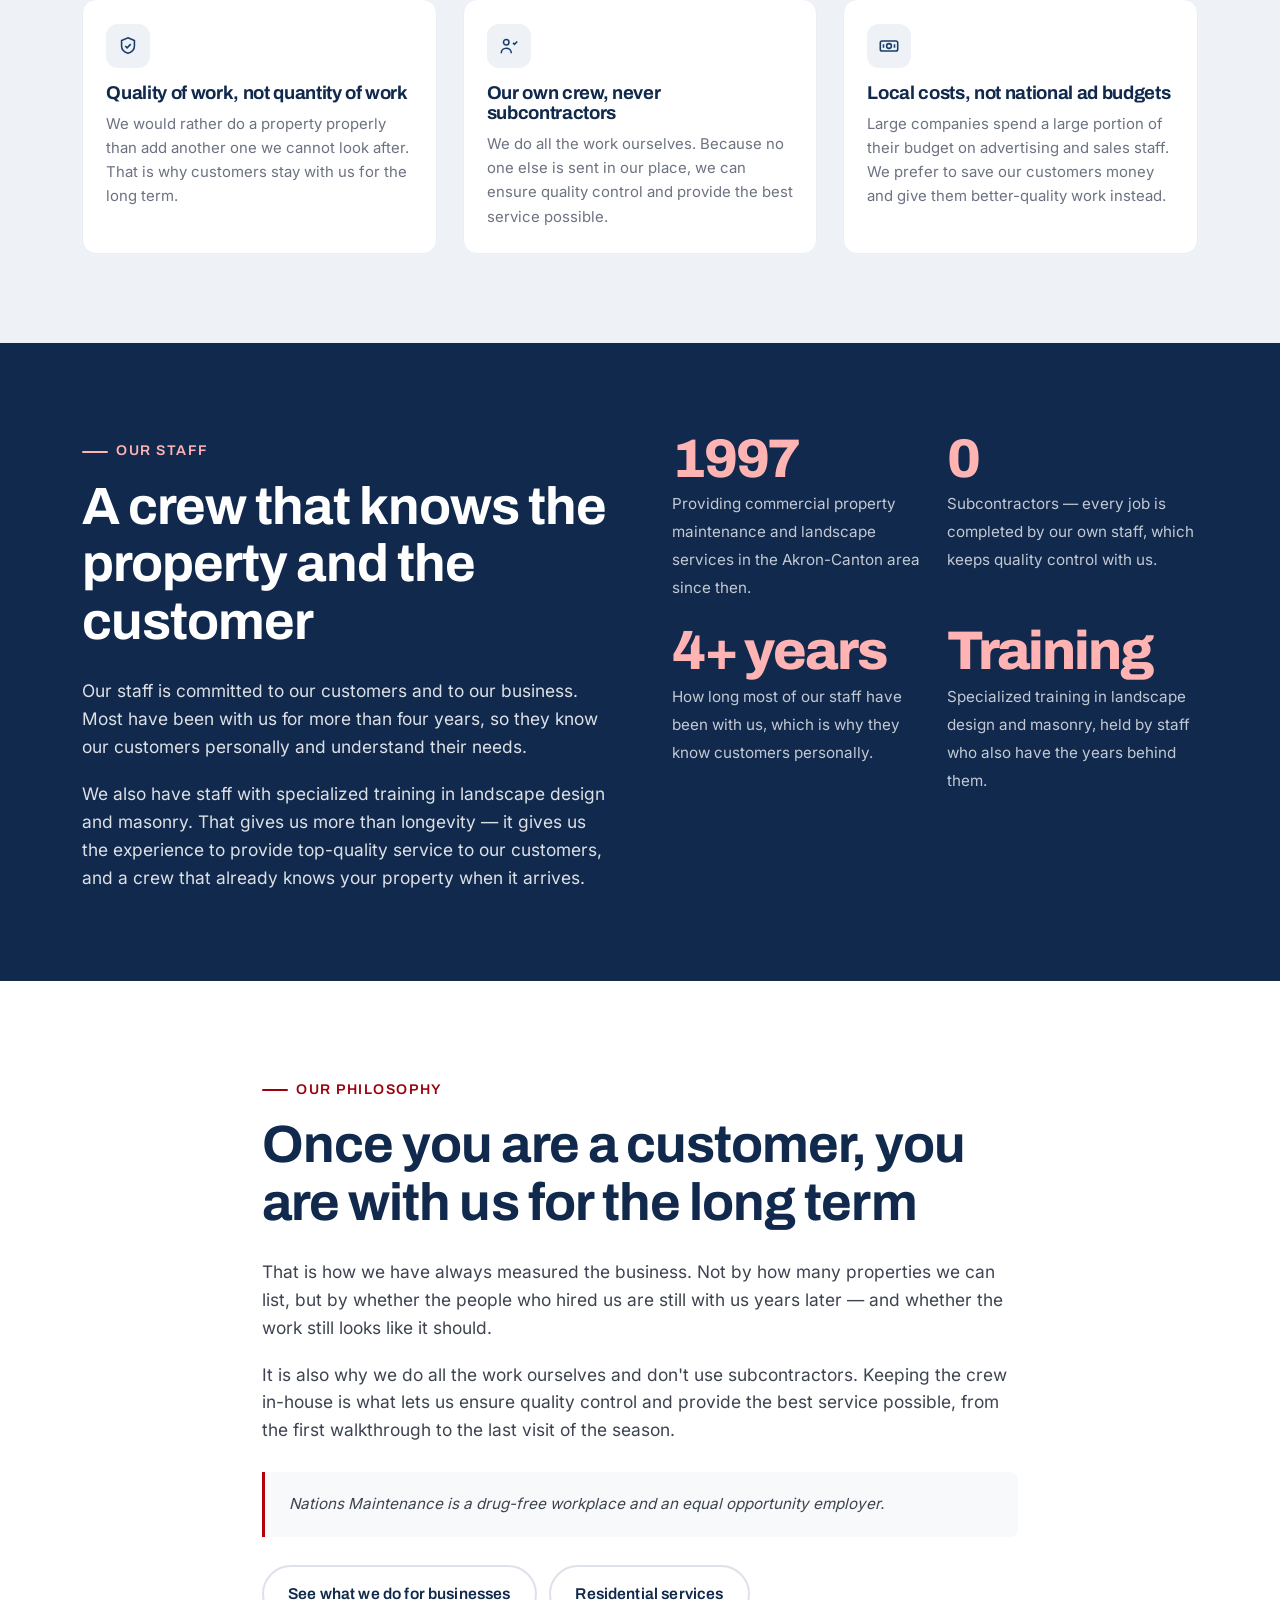
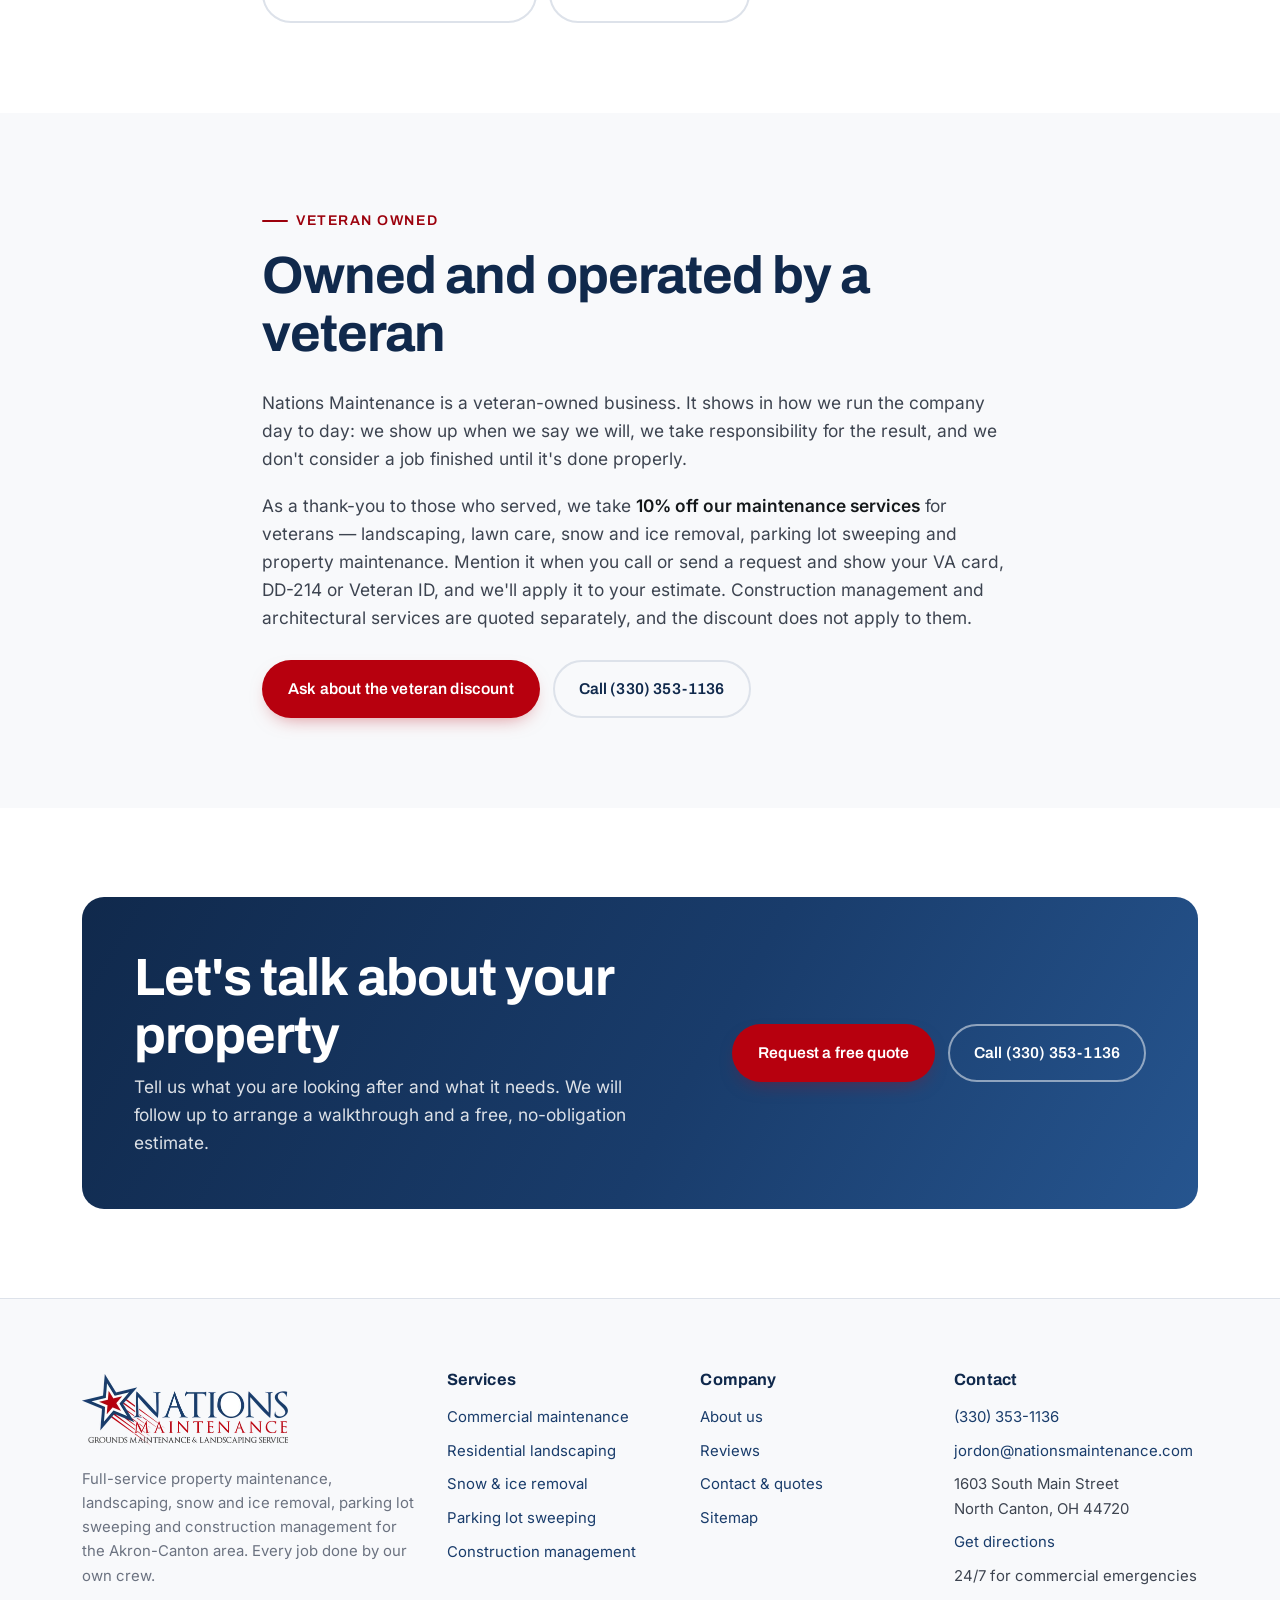
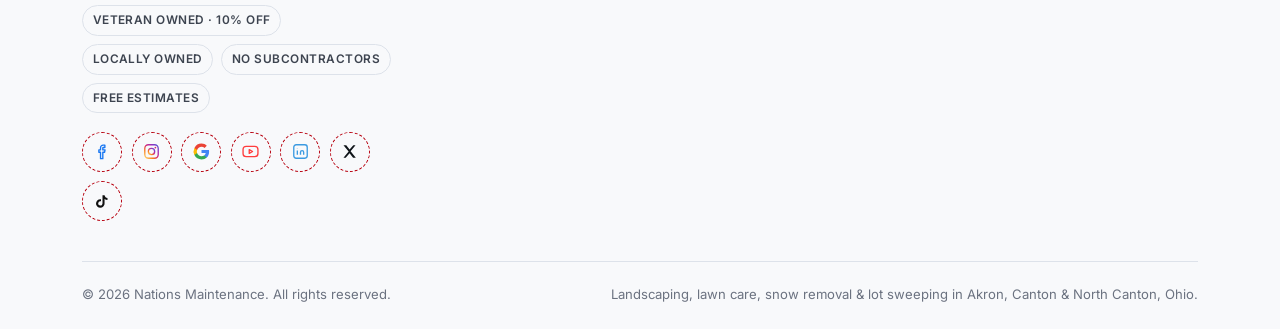
<file: about/index.html>
<!DOCTYPE html>
<html lang="en">
<head>
<meta charset="utf-8">
<meta name="viewport" content="width=device-width, initial-scale=1">
<title>About Nations Maintenance | North Canton, Ohio</title>
<meta name="description" content="Locally based in North Canton since 1997, Nations Maintenance handles every Akron-Canton property account personally — no subcontractors. Call (330) 353-1136.">
<link rel="canonical" href="https://nationsmaintenance.com/about/">
<meta name="theme-color" content="#193c6b">
<meta property="og:type" content="website">
<meta property="og:site_name" content="Nations Maintenance">
<meta property="og:title" content="About Nations Maintenance | North Canton, Ohio">
<meta property="og:description" content="Quality over quantity since 1997: a locally based crew handling Akron-Canton property maintenance and landscaping personally, with no subcontractors.">
<meta property="og:url" content="https://nationsmaintenance.com/about/">
<meta property="og:image" content="https://nationsmaintenance.com/assets/img/hero-landscaping-akron-canton-1024.jpg">
<meta property="og:locale" content="en_US">
<meta name="twitter:card" content="summary_large_image">
<link rel="icon" href="/favicon.png" type="image/png" sizes="64x64">
<link rel="apple-touch-icon" href="/apple-touch-icon.png">
<link rel="preload" as="font" type="font/woff2" href="/assets/fonts/inter-400-latin.woff2" crossorigin>
<link rel="preload" as="font" type="font/woff2" href="/assets/fonts/archivo-700-latin.woff2" crossorigin>
<link rel="stylesheet" href="/assets/css/styles.css?v=11">
<link rel="preload" as="image" href="/assets/img/commercial-landscaping-entrance-800.webp"
      imagesrcset="/assets/img/commercial-landscaping-entrance-500.webp 500w, /assets/img/commercial-landscaping-entrance-800.webp 800w"
      imagesizes="(max-width:960px) 92vw, 540px" fetchpriority="high">
<script type="application/ld+json">
{
  "@context": "https://schema.org",
  "@graph": [
    {
      "@type": "Service",
      "@id": "https://nationsmaintenance.com/about/#service",
      "name": "Commercial property maintenance and landscape services in the Akron-Canton area",
      "description": "Quality commercial property maintenance and landscape services for the Akron-Canton area since 1997, provided personally by our own staff out of our Canton offices — never subcontractors.",
      "provider": { "@id": "https://nationsmaintenance.com/#business" },
      "areaServed": [
        { "@type": "City", "name": "North Canton" },
        { "@type": "City", "name": "Canton" },
        { "@type": "City", "name": "Akron" },
        { "@type": "AdministrativeArea", "name": "Stark County, Ohio" },
        { "@type": "AdministrativeArea", "name": "Summit County, Ohio" }
      ],
      "url": "https://nationsmaintenance.com/about/"
    },
    {
      "@type": "BreadcrumbList",
      "@id": "https://nationsmaintenance.com/about/#breadcrumb",
      "itemListElement": [
        { "@type": "ListItem", "position": 1, "name": "Home", "item": "https://nationsmaintenance.com/" },
        { "@type": "ListItem", "position": 2, "name": "About", "item": "https://nationsmaintenance.com/about/" }
      ]
    }
  ]
}
</script>
</head>
<body>
<a class="skip-link" href="#main">Skip to content</a>

<header class="site-header">
  <div class="container header-inner">
    <a class="brand" href="/" aria-label="Nations Maintenance — home">
      <picture>
        <source type="image/webp" srcset="/assets/img/logo-compact.webp">
        <img class="brand__logo" src="/assets/img/logo-compact.png" alt="Nations Maintenance — grounds maintenance and landscaping service" width="306" height="88" fetchpriority="high" decoding="async">
      </picture>
      <span class="brand__tag">Grounds Maintenance &amp; Landscaping Service</span>
    </a>

    <nav class="nav" id="site-nav" aria-label="Primary">
      <ul class="nav__list">
        <li><a class="nav__link" href="/commercial-services/">Commercial</a></li>
        <li><a class="nav__link" href="/residential-services/">Residential</a></li>
        <li>
          <button class="nav__link" type="button" data-dropdown aria-controls="nav-services" aria-expanded="false">
            Services
            <svg class="nav__caret" viewBox="0 0 12 12" aria-hidden="true"><path d="M2 4.5 6 8.5l4-4" fill="none" stroke="currentColor" stroke-width="1.8" stroke-linecap="round" stroke-linejoin="round"/></svg>
          </button>
          <ul class="nav__drop" id="nav-services" hidden>
            <li><a href="/parking-lot-sweeping-cleaning/">Parking lot sweeping<small>Weekly, daily or on-call lot detailing</small></a></li>
            <li><a href="/snow-ice-removal/">Snow &amp; ice removal<small>Plowing, shoveling, salting — per-plow or seasonal</small></a></li>
            <li><a href="/commercial-services/">Commercial maintenance<small>All-inclusive packages for businesses</small></a></li>
            <li><a href="/residential-services/">Residential landscaping<small>Mowing, cleanups, tree work, decks</small></a></li>
            <li><a href="/construction-management/">Construction management<small>Lease to lien waiver, turn-key</small></a></li>
          </ul>
        </li>
        <li><a class="nav__link" href="/about/" aria-current="page">About</a></li>
        <li><a class="nav__link" href="/contact/">Contact</a></li>
      </ul>
    </nav>

    <div class="header-cta">
      <a class="header-phone" href="tel:+13303531136">
        <svg viewBox="0 0 20 20" aria-hidden="true"><path d="M4.2 2.5h2.6l1.3 3.2-1.7 1.2a10 10 0 0 0 4.7 4.7l1.2-1.7 3.2 1.3v2.6a1.2 1.2 0 0 1-1.4 1.2A13.4 13.4 0 0 1 3 4a1.2 1.2 0 0 1 1.2-1.5Z" fill="none" stroke="currentColor" stroke-width="1.6" stroke-linejoin="round"/></svg>
        (330) 353-1136
      </a>
      <a class="btn btn--sm" href="/contact/">Free quote</a>
    </div>

    <button class="nav-toggle" type="button" aria-expanded="false" aria-controls="site-nav" aria-label="Open menu"><span></span></button>
  </div>
</header>

<main id="main">

  <!-- ============ HERO ============ -->
  <section class="hero hero--split" aria-labelledby="page-title">
    <div class="container hero__inner">
      <div class="hero__content">
        <p class="kicker">About Nations Maintenance</p>
        <h1 id="page-title">A local crew looking after Akron-Canton properties since 1997.</h1>
        <p class="lead">
          Quality commercial property maintenance and landscape services — done by our own staff, priced
          the way a local company can price them, and managed out of an office right here in Canton.
        </p>
        <div class="btn-row hero__ctas">
          <a class="btn" href="/contact/">Request a free quote</a>
          <a class="btn btn--ghost" href="tel:+13303531136">Call (330) 353-1136</a>
        </div>
      </div>
      <figure class="hero__figure reveal">
        <picture>
          <source type="image/webp" srcset="/assets/img/commercial-landscaping-entrance-500.webp 500w, /assets/img/commercial-landscaping-entrance-800.webp 800w" sizes="(max-width:960px) 92vw, 540px">
          <img src="/assets/img/commercial-landscaping-entrance-800.jpg" srcset="/assets/img/commercial-landscaping-entrance-500.jpg 500w, /assets/img/commercial-landscaping-entrance-800.jpg 800w" sizes="(max-width:960px) 92vw, 540px" alt="Commercial entrance planted with junipers, boxwood and barberry in dark mulch edged with white stone, beside a brick paver walkway" width="800" height="533" fetchpriority="high" decoding="async">
        </picture>
      </figure>
    </div>
  </section>

  <div class="container crumbs">
    <nav aria-label="Breadcrumb">
      <ol>
        <li><a href="/">Home</a></li>
        <li aria-current="page">About</li>
      </ol>
    </nav>
  </div>

  <!-- ============ WHO WE ARE ============ -->
  <section class="section" aria-labelledby="who-we-are">
    <div class="container split">
      <div class="reveal">
        <p class="kicker">Who we are</p>
        <h2 id="who-we-are">Doing the work properly, and staying to look after it</h2>
        <p class="lead">Nations Maintenance has been providing quality commercial property maintenance and landscape services in the Akron-Canton area since 1997.</p>
        <p>We emphasize quality of work — not quantity of work — and offer personalized service that is unmatched by our competitors. That has been the whole idea from the beginning: take on the properties we can look after well, and look after them personally, season after season.</p>
        <p>We are a locally based company, and we are committed to the communities we serve. The crews you see on your property live and work in the same area you do.</p>
        <div class="btn-row mt-7">
          <a class="btn btn--outline" href="/contact/">Talk to us about your property</a>
        </div>
      </div>
      <figure class="split__figure reveal">
        <picture>
          <source type="image/webp" srcset="/assets/img/flower-bed-stone-edging-500.webp 500w, /assets/img/flower-bed-stone-edging-800.webp 800w" sizes="(max-width:960px) 92vw, 540px">
          <img src="/assets/img/flower-bed-stone-edging-800.jpg" srcset="/assets/img/flower-bed-stone-edging-500.jpg 500w, /assets/img/flower-bed-stone-edging-800.jpg 800w" sizes="(max-width:960px) 92vw, 540px" alt="Curved raised bed edged with stone block and filled with white and pink petunias beside a mown lawn" width="800" height="533" loading="lazy" decoding="async">
        </picture>
      </figure>
    </div>
  </section>

  <!-- ============ LOCAL AND ACCOUNTABLE ============ -->
  <section class="section section--sand" aria-labelledby="local-accountable">
    <div class="container split split--top">
      <div class="reveal">
        <p class="kicker">Local and accountable</p>
        <h2 id="local-accountable">Your account is handled here, not from out of state</h2>
        <p>Many of the companies working in this region are large operations based out of state, run from satellite offices. We are not one of them. We handle all of our customer accounts personally out of our Canton offices, so if there is a problem, we can address it right away.</p>
        <p>Being local also keeps our costs affordable. We spend most of our time serving our customers' property maintenance and landscaping needs, while large companies spend a large portion of their budget on advertising and sales staff. We would rather save our customers money and provide them with better-quality work.</p>
        <ul class="check-list">
          <li><svg viewBox="0 0 20 20" aria-hidden="true"><path d="M4 10.5l4 4 8-9" fill="none" stroke="currentColor" stroke-width="2.2" stroke-linecap="round" stroke-linejoin="round"/></svg> Locally based, and committed to the communities we serve</li>
          <li><svg viewBox="0 0 20 20" aria-hidden="true"><path d="M4 10.5l4 4 8-9" fill="none" stroke="currentColor" stroke-width="2.2" stroke-linecap="round" stroke-linejoin="round"/></svg> Every customer account handled personally out of our Canton offices</li>
          <li><svg viewBox="0 0 20 20" aria-hidden="true"><path d="M4 10.5l4 4 8-9" fill="none" stroke="currentColor" stroke-width="2.2" stroke-linecap="round" stroke-linejoin="round"/></svg> Problems addressed right away, not routed through a satellite branch</li>
          <li><svg viewBox="0 0 20 20" aria-hidden="true"><path d="M4 10.5l4 4 8-9" fill="none" stroke="currentColor" stroke-width="2.2" stroke-linecap="round" stroke-linejoin="round"/></svg> Affordable pricing because our time goes into service, not advertising</li>
        </ul>
      </div>
      <figure class="split__figure reveal">
        <picture>
          <source type="image/webp" srcset="/assets/img/lawn-care-mowing-500.webp 500w, /assets/img/lawn-care-mowing-800.webp 800w" sizes="(max-width:960px) 92vw, 540px">
          <img src="/assets/img/lawn-care-mowing-800.jpg" srcset="/assets/img/lawn-care-mowing-500.jpg 500w, /assets/img/lawn-care-mowing-800.jpg 800w" sizes="(max-width:960px) 92vw, 540px" alt="Wide, freshly mown lawn with clean mowing lines around mature trees and hedges" width="800" height="533" loading="lazy" decoding="async">
        </picture>
      </figure>
    </div>
  </section>

  <!-- ============ QUALITY OVER QUANTITY ============ -->
  <section class="section section--sand2" aria-labelledby="quality-over-quantity">
    <div class="container">
      <div class="section-head">
        <p class="kicker">Quality over quantity</p>
        <h2 id="quality-over-quantity">What quality of work actually depends on</h2>
        <p class="lead">Three things decide how a property looks in the middle of August and after the first hard freeze: how much work a company takes on, who does it, and what it spends its money on.</p>
      </div>

      <div class="grid grid--3">
        <article class="tile reveal">
          <div class="tile__icon"><svg viewBox="0 0 24 24" fill="none" stroke="currentColor" stroke-width="1.7" aria-hidden="true"><path d="M12 3l7 3v6c0 4-3 6.6-7 8-4-1.4-7-4-7-8V6l7-3Z"/><path d="M9 12l2 2 4-4"/></svg></div>
          <h3>Quality of work, not quantity of work</h3>
          <p>We would rather do a property properly than add another one we cannot look after. That is why customers stay with us for the long term.</p>
        </article>

        <article class="tile reveal">
          <div class="tile__icon"><svg viewBox="0 0 24 24" fill="none" stroke="currentColor" stroke-width="1.7" aria-hidden="true"><circle cx="9" cy="8" r="3"/><path d="M3.5 20c0-3.2 2.5-5.6 5.5-5.6s5.5 2.4 5.5 5.6"/><path d="M16.4 8.6l1.6 1.6 3-3.2"/></svg></div>
          <h3>Our own crew, never subcontractors</h3>
          <p>We do all the work ourselves. Because no one else is sent in our place, we can ensure quality control and provide the best service possible.</p>
        </article>

        <article class="tile reveal">
          <div class="tile__icon"><svg viewBox="0 0 24 24" fill="none" stroke="currentColor" stroke-width="1.7" aria-hidden="true"><rect x="2.5" y="6.5" width="19" height="11" rx="2"/><circle cx="12" cy="12" r="2.6"/><path d="M6 10v4M18 10v4"/></svg></div>
          <h3>Local costs, not national ad budgets</h3>
          <p>Large companies spend a large portion of their budget on advertising and sales staff. We prefer to save our customers money and give them better-quality work instead.</p>
        </article>
      </div>
    </div>
  </section>

  <!-- ============ OUR STAFF ============ -->
  <section class="section section--dark" aria-labelledby="our-staff">
    <div class="container split split--top">
      <div class="reveal">
        <p class="kicker">Our staff</p>
        <h2 id="our-staff">A crew that knows the property and the customer</h2>
        <p>Our staff is committed to our customers and to our business. Most have been with us for more than four years, so they know our customers personally and understand their needs.</p>
        <p>We also have staff with specialized training in landscape design and masonry. That gives us more than longevity — it gives us the experience to provide top-quality service to our customers, and a crew that already knows your property when it arrives.</p>
      </div>

      <div class="stat-list grid grid--2 reveal">
        <div class="stat">
          <b>1997</b>
          <span>Providing commercial property maintenance and landscape services in the Akron-Canton area since then.</span>
        </div>
        <div class="stat">
          <b>0</b>
          <span>Subcontractors — every job is completed by our own staff, which keeps quality control with us.</span>
        </div>
        <div class="stat">
          <b>4+ years</b>
          <span>How long most of our staff have been with us, which is why they know customers personally.</span>
        </div>
        <div class="stat">
          <b>Training</b>
          <span>Specialized training in landscape design and masonry, held by staff who also have the years behind them.</span>
        </div>
      </div>
    </div>
  </section>

  <!-- ============ OUR PHILOSOPHY ============ -->
  <section class="section" aria-labelledby="our-philosophy">
    <div class="container container--narrow">
      <div class="reveal">
        <p class="kicker">Our philosophy</p>
        <h2 id="our-philosophy">Once you are a customer, you are with us for the long term</h2>
        <p>That is how we have always measured the business. Not by how many properties we can list, but by whether the people who hired us are still with us years later — and whether the work still looks like it should.</p>
        <p>It is also why we do all the work ourselves and don't use subcontractors. Keeping the crew in-house is what lets us ensure quality control and provide the best service possible, from the first walkthrough to the last visit of the season.</p>
        <blockquote class="quote">Nations Maintenance is a drug-free workplace and an equal opportunity employer.</blockquote>
        <div class="btn-row mt-7">
          <a class="btn btn--outline" href="/commercial-services/">See what we do for businesses</a>
          <a class="btn btn--outline" href="/residential-services/">Residential services</a>
        </div>
      </div>
    </div>
  </section>

  <section class="section section--sand" aria-labelledby="veteran-owned">
    <div class="container container--narrow">
      <div class="reveal">
        <p class="kicker">Veteran owned</p>
        <h2 id="veteran-owned">Owned and operated by a veteran</h2>
        <p>Nations Maintenance is a veteran-owned business. It shows in how we run the company day to day: we show up when we say we will, we take responsibility for the result, and we don't consider a job finished until it's done properly.</p>
        <p>As a thank-you to those who served, we take <strong>10% off our maintenance services</strong> for veterans — landscaping, lawn care, snow and ice removal, parking lot sweeping and property maintenance. Mention it when you call or send a request and show your VA card, DD-214 or Veteran ID, and we'll apply it to your estimate. Construction management and architectural services are quoted separately, and the discount does not apply to them.</p>
        <div class="btn-row mt-7">
          <a class="btn" href="/contact/">Ask about the veteran discount</a>
          <a class="btn btn--outline" href="tel:+13303531136">Call (330) 353-1136</a>
        </div>
      </div>
    </div>
  </section>

  <!-- ============ CTA ============ -->
  <section class="section" aria-labelledby="cta-title">
    <div class="container">
      <div class="cta-band reveal">
        <div>
          <h2 id="cta-title">Let's talk about your property</h2>
          <p>Tell us what you are looking after and what it needs. We will follow up to arrange a walkthrough and a free, no-obligation estimate.</p>
        </div>
        <div class="btn-row">
          <a class="btn" href="/contact/">Request a free quote</a>
          <a class="btn btn--ghost" href="tel:+13303531136">Call (330) 353-1136</a>
        </div>
      </div>
    </div>
  </section>

</main>

<footer class="site-footer">
  <div class="container">
    <div class="footer-grid">
      <div>
        <a class="brand" href="/" aria-label="Nations Maintenance — home">
          <picture>
            <source type="image/webp" srcset="/assets/img/logo.webp">
            <img class="brand__logo" src="/assets/img/logo.png" alt="Nations Maintenance — grounds maintenance and landscaping service" width="411" height="144" loading="lazy" decoding="async">
          </picture>
        </a>
        <p class="mt-5">Full-service property maintenance, landscaping, snow and ice removal, parking lot sweeping and construction management for the Akron-Canton area. Every job done by our own crew.</p>
        <div class="footer-badges">
          <span>Veteran owned · 10% off</span>
          <span>Locally owned</span>
          <span>No subcontractors</span>
          <span>Free estimates</span>
        </div>
      </div>

      <div>
        <h2>Services</h2>
        <ul>
          <li><a href="/commercial-services/">Commercial maintenance</a></li>
          <li><a href="/residential-services/">Residential landscaping</a></li>
          <li><a href="/snow-ice-removal/">Snow &amp; ice removal</a></li>
          <li><a href="/parking-lot-sweeping-cleaning/">Parking lot sweeping</a></li>
          <li><a href="/construction-management/">Construction management</a></li>
        </ul>
      </div>

      <div>
        <h2>Company</h2>
        <ul>
          <li><a href="/about/">About us</a></li>
          <li><a href="/reviews/">Reviews</a></li>
          <li><a href="/contact/">Contact &amp; quotes</a></li>
          <li><a href="/sitemap.xml">Sitemap</a></li>
        </ul>
      </div>

      <div>
        <h2>Contact</h2>
        <ul>
          <li><a href="tel:+13303531136">(330) 353-1136</a></li>
          <li><a href="mailto:jordon@nationsmaintenance.com">jordon@nationsmaintenance.com</a></li>
          <li>1603 South Main Street<br>North Canton, OH 44720</li>
          <li><a href="https://maps.google.com/?q=1603+South+Main+Street+North+Canton+OH+44720" target="_blank" rel="noopener">Get directions</a></li>
          <li>24/7 for commercial emergencies</li>
        </ul>
      </div>
    </div>

    <div class="footer-note">
      <span>&copy; <span data-year>2026</span> Nations Maintenance. All rights reserved.</span>
      <span>Landscaping, lawn care, snow removal &amp; lot sweeping in Akron, Canton &amp; North Canton, Ohio.</span>
    </div>
  </div>
</footer>

<div class="action-bar">
  <a class="btn btn--dark" href="tel:+13303531136">
    <svg viewBox="0 0 20 20" aria-hidden="true" fill="none" stroke="currentColor" stroke-width="1.6"><path d="M4.2 2.5h2.6l1.3 3.2-1.7 1.2a10 10 0 0 0 4.7 4.7l1.2-1.7 3.2 1.3v2.6a1.2 1.2 0 0 1-1.4 1.2A13.4 13.4 0 0 1 3 4a1.2 1.2 0 0 1 1.2-1.5Z" stroke-linejoin="round"/></svg>
    Call now
  </a>
  <a class="btn" href="/contact/">Free quote</a>
</div>

<script src="/assets/js/main.js?v=11" defer></script>
</body>
</html>
</file>
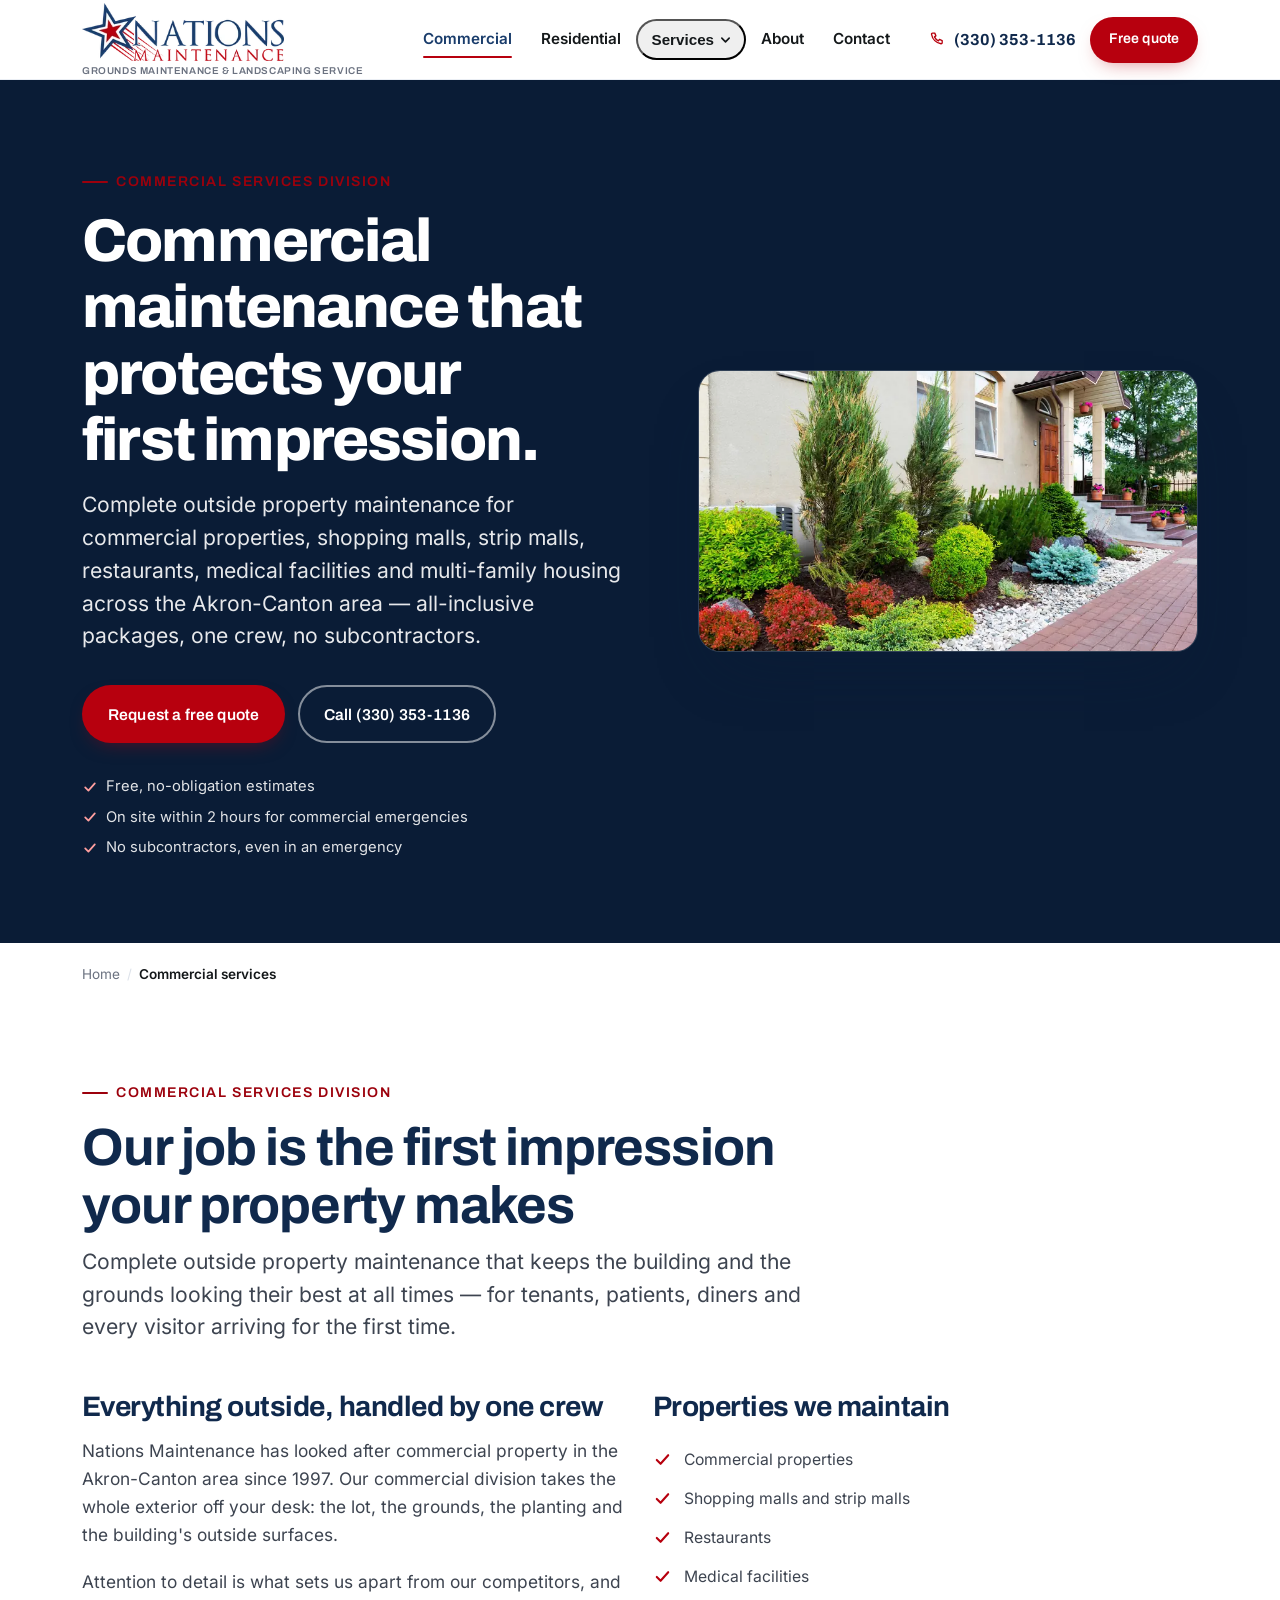
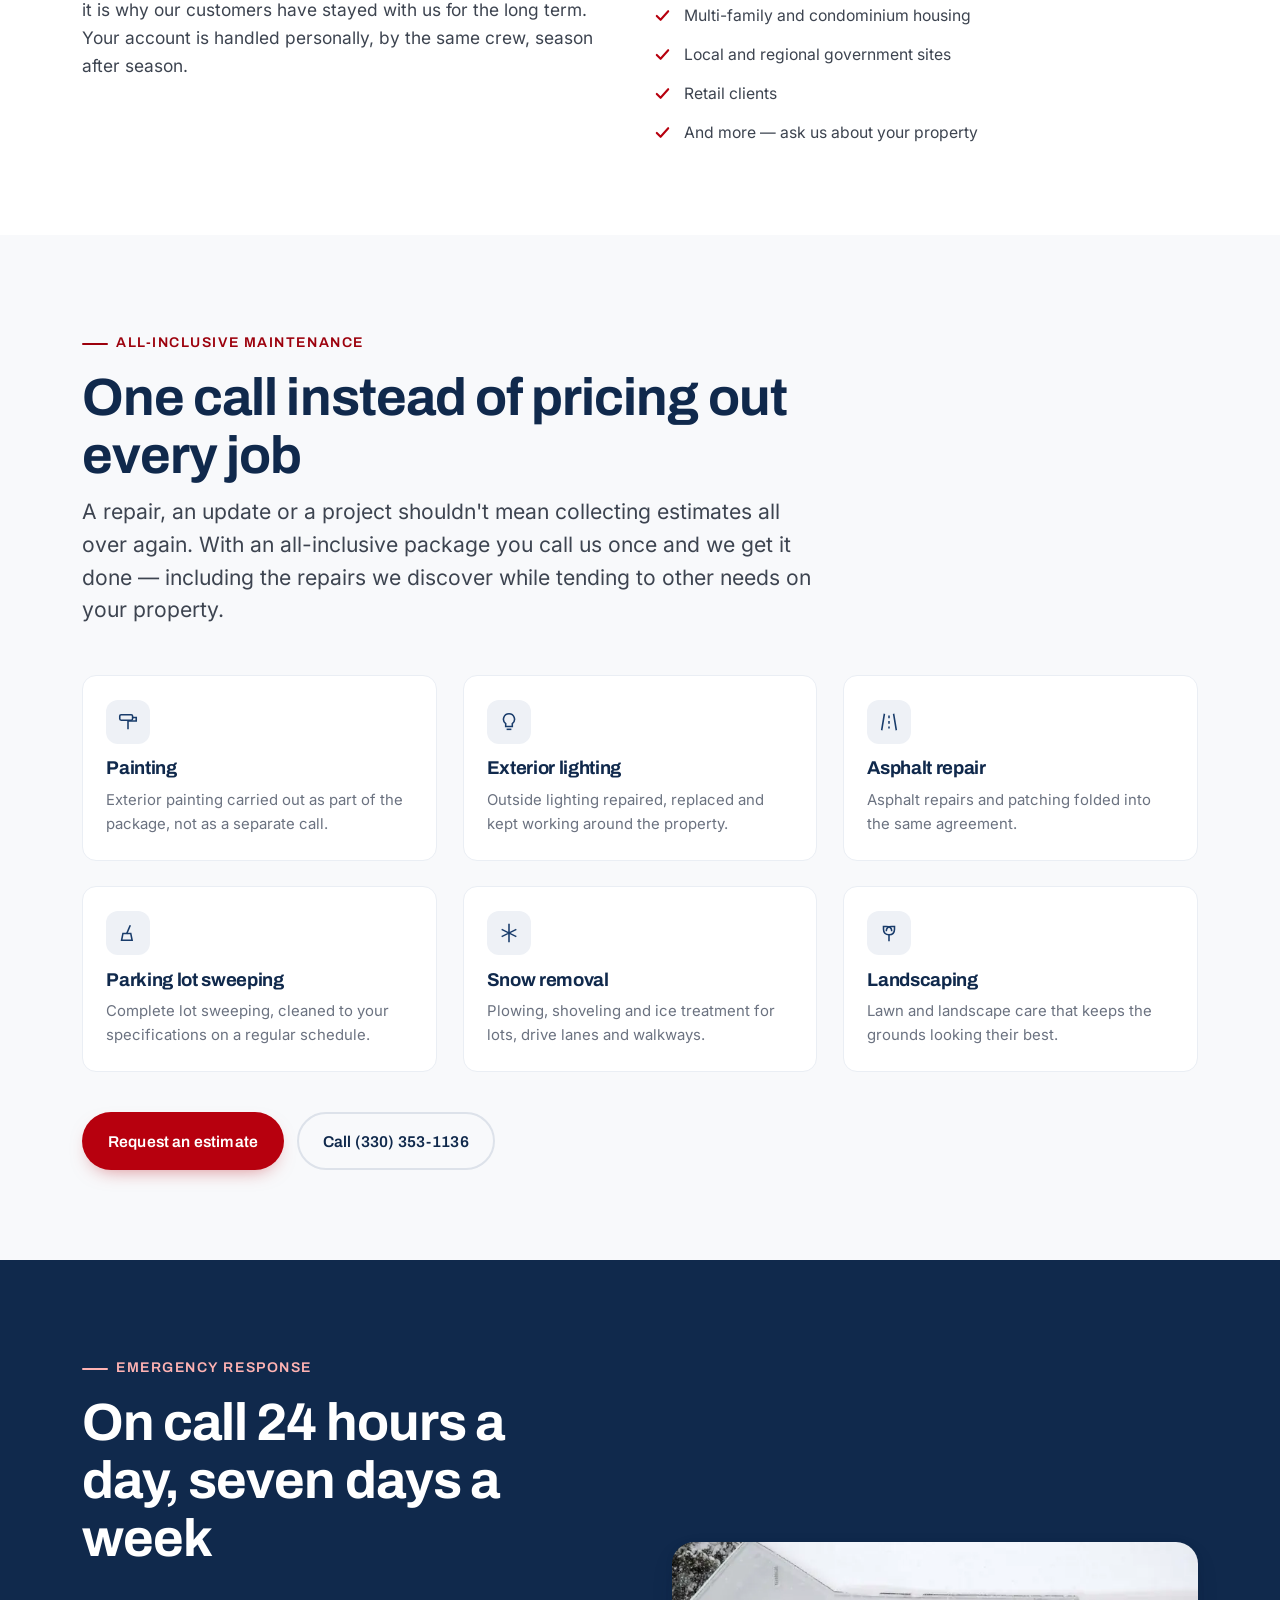
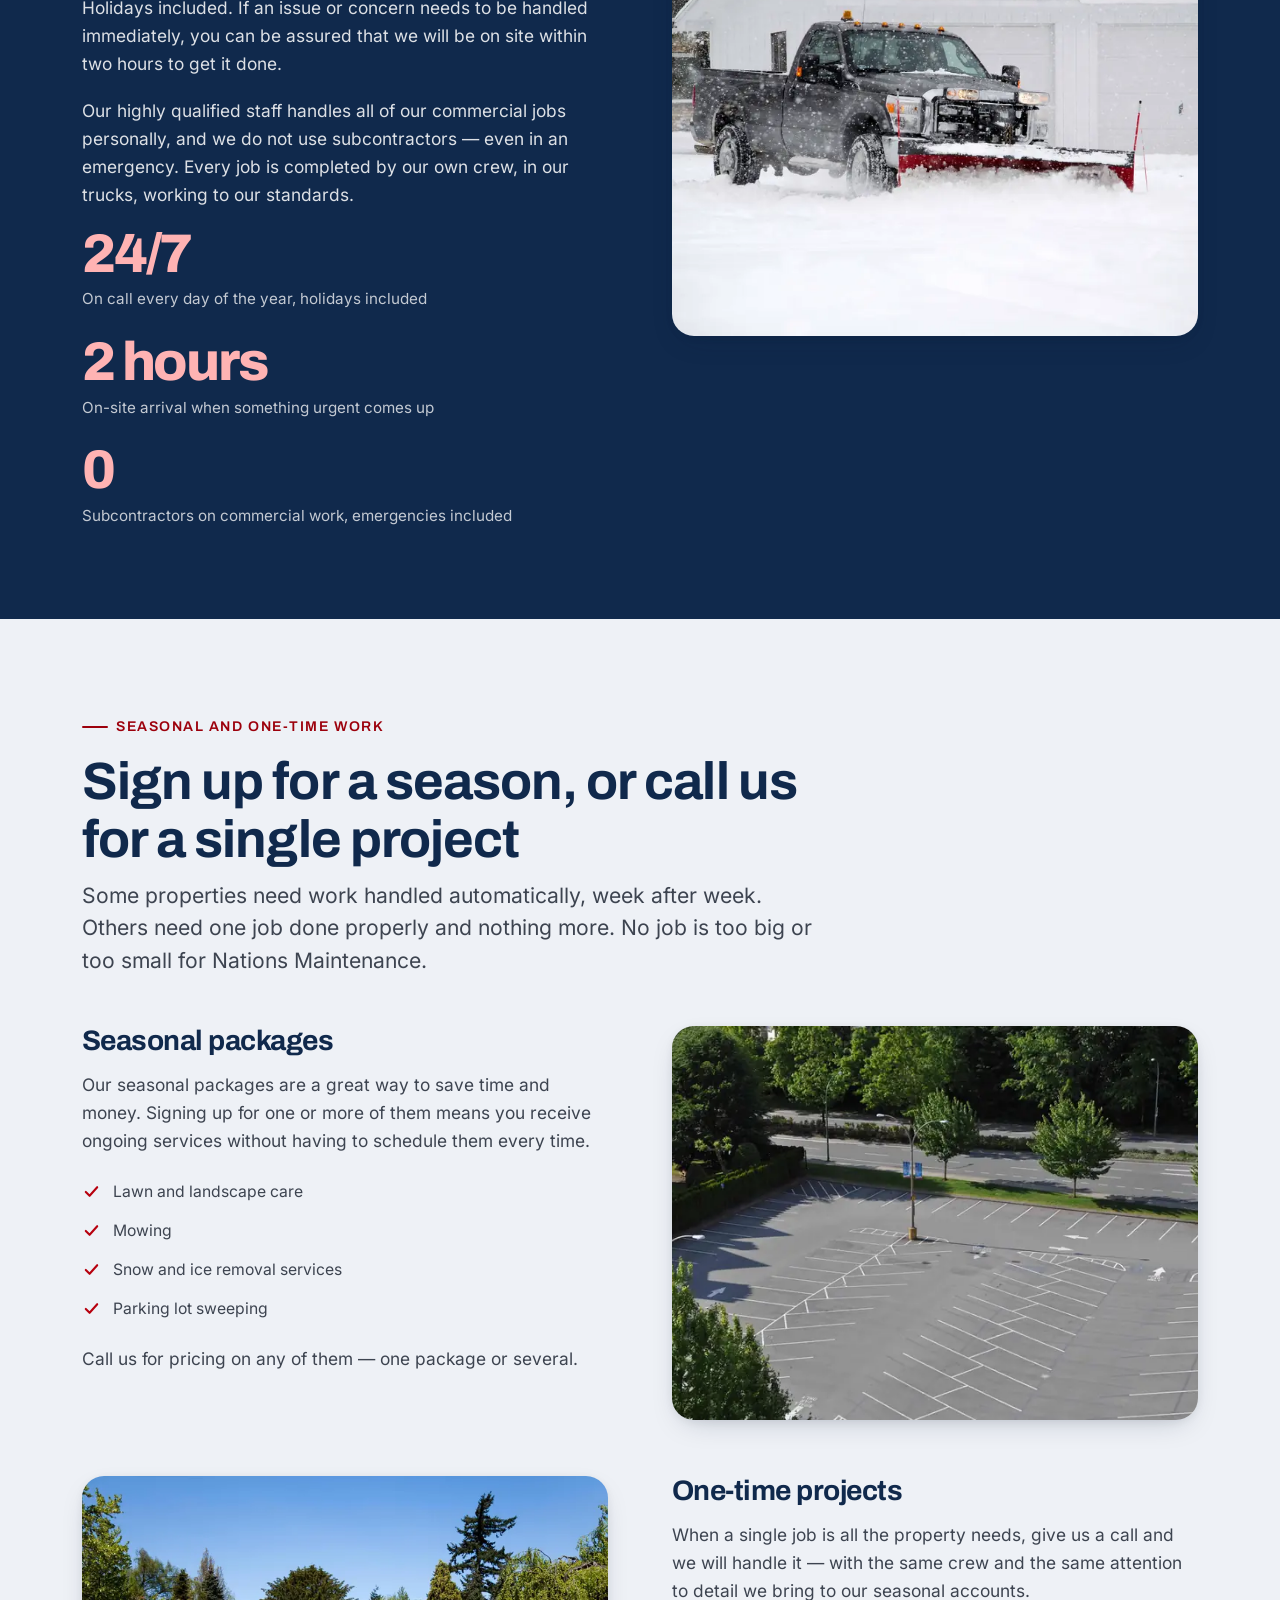
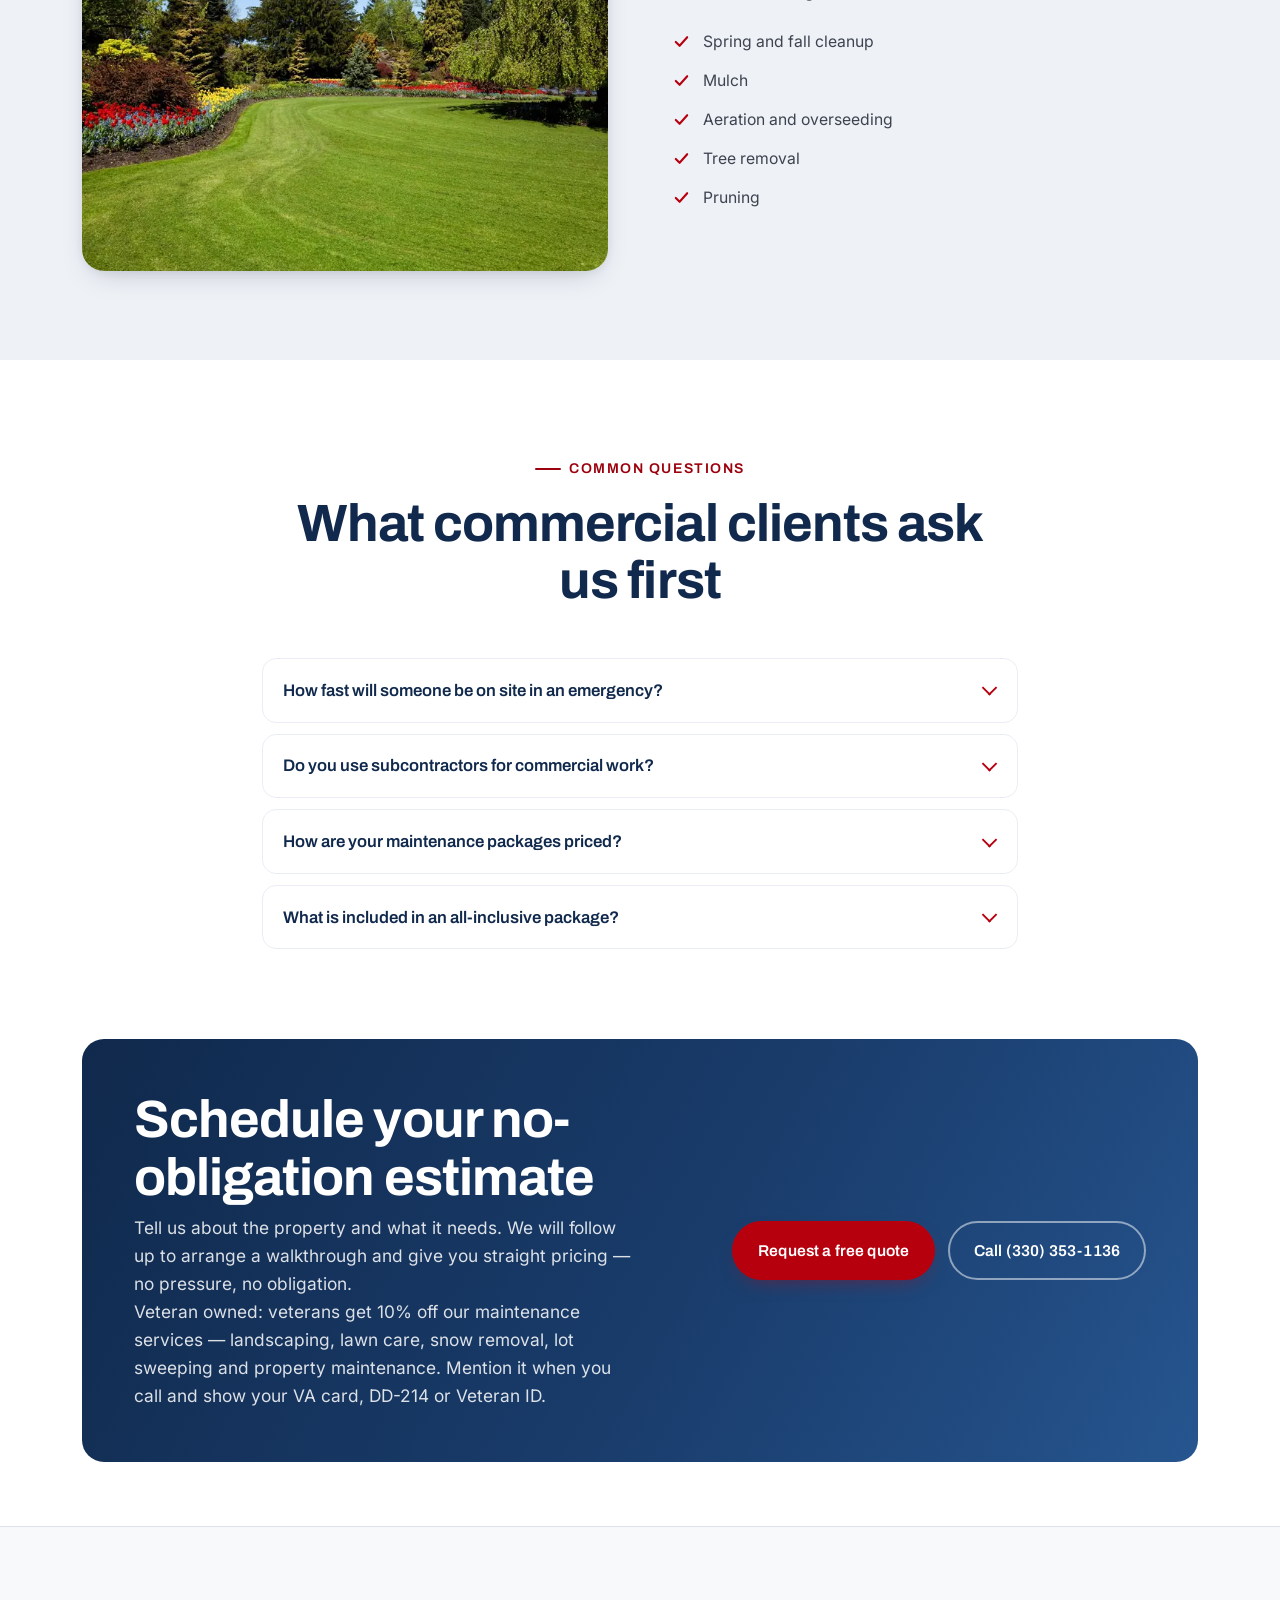
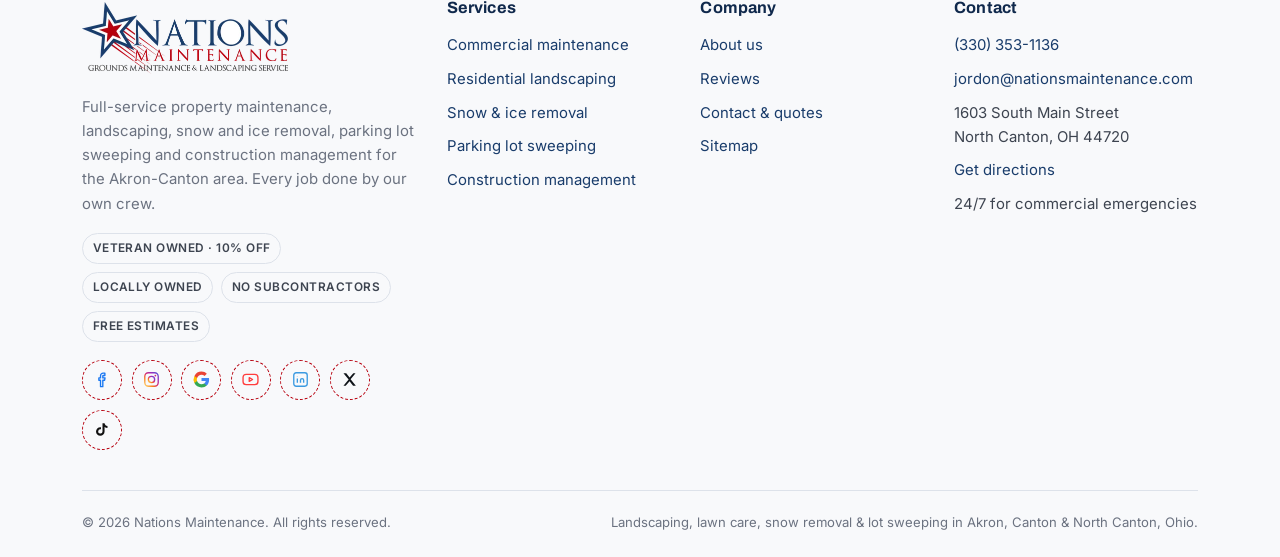
<file: commercial-services/index.html>
<!DOCTYPE html>
<html lang="en">
<head>
<meta charset="utf-8">
<meta name="viewport" content="width=device-width, initial-scale=1">
<title>Commercial Property Maintenance | Nations Maintenance</title>
<meta name="description" content="Complete commercial property maintenance in the Akron-Canton area: landscaping, lot sweeping and 24/7 snow removal with no subcontractors. Call (330) 353-1136.">
<link rel="canonical" href="https://nationsmaintenance.com/commercial-services/">
<meta name="theme-color" content="#193c6b">
<meta property="og:type" content="website">
<meta property="og:site_name" content="Nations Maintenance">
<meta property="og:title" content="Commercial Property Maintenance in Akron-Canton">
<meta property="og:description" content="Complete outside property maintenance for commercial properties, shopping malls, restaurants, medical facilities and multi-family housing. Our own crew, on call 24/7.">
<meta property="og:url" content="https://nationsmaintenance.com/commercial-services/">
<meta property="og:image" content="https://nationsmaintenance.com/assets/img/hero-landscaping-akron-canton-1024.jpg">
<meta property="og:locale" content="en_US">
<meta name="twitter:card" content="summary_large_image">
<link rel="icon" href="/favicon.png" type="image/png" sizes="64x64">
<link rel="apple-touch-icon" href="/apple-touch-icon.png">
<link rel="preload" as="font" type="font/woff2" href="/assets/fonts/inter-400-latin.woff2" crossorigin>
<link rel="preload" as="font" type="font/woff2" href="/assets/fonts/archivo-700-latin.woff2" crossorigin>
<link rel="stylesheet" href="/assets/css/styles.css?v=11">
<link rel="preload" as="image" href="/assets/img/commercial-landscaping-entrance-800.webp"
      imagesrcset="/assets/img/commercial-landscaping-entrance-500.webp 500w, /assets/img/commercial-landscaping-entrance-800.webp 800w"
      imagesizes="(max-width:960px) 92vw, 540px" fetchpriority="high">
<script type="application/ld+json">
{
  "@context": "https://schema.org",
  "@graph": [
    {
      "@type": "Service",
      "@id": "https://nationsmaintenance.com/commercial-services/#service",
      "name": "Commercial property maintenance",
      "description": "Complete outside property maintenance for commercial properties, shopping malls, strip malls, restaurants, medical facilities, multi-family and condominium housing, local and regional government and retail clients. All-inclusive maintenance packages, seasonal packages and one-time projects, with staff on call 24 hours a day and on site within two hours for urgent issues.",
      "provider": { "@id": "https://nationsmaintenance.com/#business" },
      "areaServed": [
        { "@type": "City", "name": "North Canton" },
        { "@type": "City", "name": "Canton" },
        { "@type": "City", "name": "Akron" },
        { "@type": "AdministrativeArea", "name": "Stark County, Ohio" },
        { "@type": "AdministrativeArea", "name": "Summit County, Ohio" }
      ],
      "url": "https://nationsmaintenance.com/commercial-services/"
    },
    {
      "@type": "BreadcrumbList",
      "itemListElement": [
        { "@type": "ListItem", "position": 1, "name": "Home", "item": "https://nationsmaintenance.com/" },
        { "@type": "ListItem", "position": 2, "name": "Commercial Property Maintenance", "item": "https://nationsmaintenance.com/commercial-services/" }
      ]
    }
  ]
}
</script>
</head>
<body>
<a class="skip-link" href="#main">Skip to content</a>

<header class="site-header">
  <div class="container header-inner">
    <a class="brand" href="/" aria-label="Nations Maintenance — home">
      <picture>
        <source type="image/webp" srcset="/assets/img/logo-compact.webp">
        <img class="brand__logo" src="/assets/img/logo-compact.png" alt="Nations Maintenance — grounds maintenance and landscaping service" width="306" height="88" fetchpriority="high" decoding="async">
      </picture>
      <span class="brand__tag">Grounds Maintenance &amp; Landscaping Service</span>
    </a>

    <nav class="nav" id="site-nav" aria-label="Primary">
      <ul class="nav__list">
        <li><a class="nav__link" href="/commercial-services/" aria-current="page">Commercial</a></li>
        <li><a class="nav__link" href="/residential-services/">Residential</a></li>
        <li>
          <button class="nav__link" type="button" data-dropdown aria-controls="nav-services" aria-expanded="false">
            Services
            <svg class="nav__caret" viewBox="0 0 12 12" aria-hidden="true"><path d="M2 4.5 6 8.5l4-4" fill="none" stroke="currentColor" stroke-width="1.8" stroke-linecap="round" stroke-linejoin="round"/></svg>
          </button>
          <ul class="nav__drop" id="nav-services" hidden>
            <li><a href="/parking-lot-sweeping-cleaning/">Parking lot sweeping<small>Weekly, daily or on-call lot detailing</small></a></li>
            <li><a href="/snow-ice-removal/">Snow &amp; ice removal<small>Plowing, shoveling, salting — per-plow or seasonal</small></a></li>
            <li><a href="/commercial-services/" aria-current="page">Commercial maintenance<small>All-inclusive packages for businesses</small></a></li>
            <li><a href="/residential-services/">Residential landscaping<small>Mowing, cleanups, tree work, decks</small></a></li>
            <li><a href="/construction-management/">Construction management<small>Lease to lien waiver, turn-key</small></a></li>
          </ul>
        </li>
        <li><a class="nav__link" href="/about/">About</a></li>
        <li><a class="nav__link" href="/contact/">Contact</a></li>
      </ul>
    </nav>

    <div class="header-cta">
      <a class="header-phone" href="tel:+13303531136">
        <svg viewBox="0 0 20 20" aria-hidden="true"><path d="M4.2 2.5h2.6l1.3 3.2-1.7 1.2a10 10 0 0 0 4.7 4.7l1.2-1.7 3.2 1.3v2.6a1.2 1.2 0 0 1-1.4 1.2A13.4 13.4 0 0 1 3 4a1.2 1.2 0 0 1 1.2-1.5Z" fill="none" stroke="currentColor" stroke-width="1.6" stroke-linejoin="round"/></svg>
        (330) 353-1136
      </a>
      <a class="btn btn--sm" href="/contact/">Free quote</a>
    </div>

    <button class="nav-toggle" type="button" aria-expanded="false" aria-controls="site-nav" aria-label="Open menu"><span></span></button>
  </div>
</header>

<main id="main">

  <!-- ============ HERO ============ -->
  <section class="hero hero--split">
    <div class="container hero__inner">
      <div class="hero__content">
        <p class="kicker">Commercial services division</p>
        <h1>Commercial maintenance that protects your first impression.</h1>
        <p class="lead hero__lead">
          Complete outside property maintenance for commercial properties, shopping malls, strip malls,
          restaurants, medical facilities and multi-family housing across the Akron-Canton area —
          all-inclusive packages, one crew, no subcontractors.
        </p>
        <div class="btn-row hero__ctas">
          <a class="btn" href="/contact/">Request a free quote</a>
          <a class="btn btn--ghost" href="tel:+13303531136">Call (330) 353-1136</a>
        </div>
        <ul class="hero__points">
          <li><svg viewBox="0 0 20 20" aria-hidden="true"><path d="M4 10.5l4 4 8-9" fill="none" stroke="currentColor" stroke-width="2.2" stroke-linecap="round" stroke-linejoin="round"/></svg> Free, no-obligation estimates</li>
          <li><svg viewBox="0 0 20 20" aria-hidden="true"><path d="M4 10.5l4 4 8-9" fill="none" stroke="currentColor" stroke-width="2.2" stroke-linecap="round" stroke-linejoin="round"/></svg> On site within 2 hours for commercial emergencies</li>
          <li><svg viewBox="0 0 20 20" aria-hidden="true"><path d="M4 10.5l4 4 8-9" fill="none" stroke="currentColor" stroke-width="2.2" stroke-linecap="round" stroke-linejoin="round"/></svg> No subcontractors, even in an emergency</li>
        </ul>
      </div>
      <figure class="hero__figure reveal">
        <picture>
          <source type="image/webp" srcset="/assets/img/commercial-landscaping-entrance-500.webp 500w, /assets/img/commercial-landscaping-entrance-800.webp 800w" sizes="(max-width:960px) 92vw, 540px">
          <img src="/assets/img/commercial-landscaping-entrance-800.jpg" srcset="/assets/img/commercial-landscaping-entrance-500.jpg 500w, /assets/img/commercial-landscaping-entrance-800.jpg 800w" sizes="(max-width:960px) 92vw, 540px" alt="Freshly dressed stone mulch and clipped green shrubs beside the brick paver walkway into a commercial building's entrance" width="800" height="533" fetchpriority="high" decoding="async">
        </picture>
      </figure>
    </div>
  </section>

  <!-- ============ BREADCRUMBS ============ -->
  <div class="container crumbs">
    <nav aria-label="Breadcrumb">
      <ol>
        <li><a href="/">Home</a></li>
        <li><a href="/commercial-services/" aria-current="page">Commercial services</a></li>
      </ol>
    </nav>
  </div>

  <!-- ============ FIRST IMPRESSION / PROPERTY TYPES ============ -->
  <section class="section" aria-labelledby="impression">
    <div class="container">
      <div class="section-head">
        <p class="kicker">Commercial services division</p>
        <h2 id="impression">Our job is the first impression your property makes</h2>
        <p class="lead">
          Complete outside property maintenance that keeps the building and the grounds looking their best
          at all times — for tenants, patients, diners and every visitor arriving for the first time.
        </p>
      </div>

      <div class="grid grid--2 items-start">
        <div class="reveal">
          <h3>Everything outside, handled by one crew</h3>
          <p>Nations Maintenance has looked after commercial property in the Akron-Canton area since 1997. Our commercial division takes the whole exterior off your desk: the lot, the grounds, the planting and the building's outside surfaces.</p>
          <p>Attention to detail is what sets us apart from our competitors, and it is why our customers have stayed with us for the long term. Your account is handled personally, by the same crew, season after season.</p>
        </div>

        <div class="reveal">
          <h3>Properties we maintain</h3>
          <ul class="check-list">
            <li><svg viewBox="0 0 20 20" aria-hidden="true"><path d="M4 10.5l4 4 8-9" fill="none" stroke="currentColor" stroke-width="2.2" stroke-linecap="round" stroke-linejoin="round"/></svg> Commercial properties</li>
            <li><svg viewBox="0 0 20 20" aria-hidden="true"><path d="M4 10.5l4 4 8-9" fill="none" stroke="currentColor" stroke-width="2.2" stroke-linecap="round" stroke-linejoin="round"/></svg> Shopping malls and strip malls</li>
            <li><svg viewBox="0 0 20 20" aria-hidden="true"><path d="M4 10.5l4 4 8-9" fill="none" stroke="currentColor" stroke-width="2.2" stroke-linecap="round" stroke-linejoin="round"/></svg> Restaurants</li>
            <li><svg viewBox="0 0 20 20" aria-hidden="true"><path d="M4 10.5l4 4 8-9" fill="none" stroke="currentColor" stroke-width="2.2" stroke-linecap="round" stroke-linejoin="round"/></svg> Medical facilities</li>
            <li><svg viewBox="0 0 20 20" aria-hidden="true"><path d="M4 10.5l4 4 8-9" fill="none" stroke="currentColor" stroke-width="2.2" stroke-linecap="round" stroke-linejoin="round"/></svg> Multi-family and condominium housing</li>
            <li><svg viewBox="0 0 20 20" aria-hidden="true"><path d="M4 10.5l4 4 8-9" fill="none" stroke="currentColor" stroke-width="2.2" stroke-linecap="round" stroke-linejoin="round"/></svg> Local and regional government sites</li>
            <li><svg viewBox="0 0 20 20" aria-hidden="true"><path d="M4 10.5l4 4 8-9" fill="none" stroke="currentColor" stroke-width="2.2" stroke-linecap="round" stroke-linejoin="round"/></svg> Retail clients</li>
            <li><svg viewBox="0 0 20 20" aria-hidden="true"><path d="M4 10.5l4 4 8-9" fill="none" stroke="currentColor" stroke-width="2.2" stroke-linecap="round" stroke-linejoin="round"/></svg> And more — ask us about your property</li>
          </ul>
        </div>
      </div>
    </div>
  </section>

  <!-- ============ ALL-INCLUSIVE PACKAGES ============ -->
  <section class="section section--sand" aria-labelledby="packages">
    <div class="container">
      <div class="section-head">
        <p class="kicker">All-inclusive maintenance</p>
        <h2 id="packages">One call instead of pricing out every job</h2>
        <p class="lead">
          A repair, an update or a project shouldn't mean collecting estimates all over again. With an
          all-inclusive package you call us once and we get it done — including the repairs we discover
          while tending to other needs on your property.
        </p>
      </div>

      <div class="grid grid--3">
        <article class="tile reveal">
          <div class="tile__icon"><svg viewBox="0 0 24 24" fill="none" stroke="currentColor" stroke-width="1.7" aria-hidden="true"><rect x="3" y="4" width="14" height="6" rx="1.5"/><path d="M17 7h4v4h-9v3M12 14v6"/></svg></div>
          <h3>Painting</h3>
          <p>Exterior painting carried out as part of the package, not as a separate call.</p>
        </article>
        <article class="tile reveal">
          <div class="tile__icon"><svg viewBox="0 0 24 24" fill="none" stroke="currentColor" stroke-width="1.7" aria-hidden="true"><path d="M12 3a6 6 0 0 0-3.6 10.8V17h7.2v-3.2A6 6 0 0 0 12 3Z"/><path d="M9.4 20h5.2"/></svg></div>
          <h3>Exterior lighting</h3>
          <p>Outside lighting repaired, replaced and kept working around the property.</p>
        </article>
        <article class="tile reveal">
          <div class="tile__icon"><svg viewBox="0 0 24 24" fill="none" stroke="currentColor" stroke-width="1.7" aria-hidden="true"><path d="M7 3 4 21M17 3l3 18"/><path d="M12 5v3M12 11v3M12 17v2"/></svg></div>
          <h3>Asphalt repair</h3>
          <p>Asphalt repairs and patching folded into the same agreement.</p>
        </article>
        <article class="tile reveal">
          <div class="tile__icon"><svg viewBox="0 0 24 24" fill="none" stroke="currentColor" stroke-width="1.7" aria-hidden="true"><path d="M14.5 3.5 10.5 13"/><path d="M6.5 12.5h8.5L16.5 20H5l1.5-7.5Z"/></svg></div>
          <h3>Parking lot sweeping</h3>
          <p>Complete lot sweeping, cleaned to your specifications on a regular schedule.</p>
        </article>
        <article class="tile reveal">
          <div class="tile__icon"><svg viewBox="0 0 24 24" fill="none" stroke="currentColor" stroke-width="1.7" aria-hidden="true"><path d="M12 2v20M4 8l16 8M20 8 4 16"/></svg></div>
          <h3>Snow removal</h3>
          <p>Plowing, shoveling and ice treatment for lots, drive lanes and walkways.</p>
        </article>
        <article class="tile reveal">
          <div class="tile__icon"><svg viewBox="0 0 24 24" fill="none" stroke="currentColor" stroke-width="1.7" aria-hidden="true"><path d="M12 21v-7"/><path d="M12 14c-4 0-6-2.5-6-6V5h3c3.5 0 6 2 6 5"/><path d="M12 14c4 0 6-2.5 6-6V5h-3c-3.5 0-6 2-6 5"/></svg></div>
          <h3>Landscaping</h3>
          <p>Lawn and landscape care that keeps the grounds looking their best.</p>
        </article>
      </div>

      <div class="btn-row mt-10">
        <a class="btn" href="/contact/">Request an estimate</a>
        <a class="btn btn--outline" href="tel:+13303531136">Call (330) 353-1136</a>
      </div>
    </div>
  </section>

  <!-- ============ 24/7 RESPONSE ============ -->
  <section class="section section--dark" aria-labelledby="response">
    <div class="container split">
      <div class="reveal">
        <p class="kicker">Emergency response</p>
        <h2 id="response">On call 24 hours a day, seven days a week</h2>
        <p>Holidays included. If an issue or concern needs to be handled immediately, you can be assured that we will be on site within two hours to get it done.</p>
        <p>Our highly qualified staff handles all of our commercial jobs personally, and we do not use subcontractors — even in an emergency. Every job is completed by our own crew, in our trucks, working to our standards.</p>
        <div class="stat-list reveal">
          <div class="stat"><b>24/7</b><span>On call every day of the year, holidays included</span></div>
          <div class="stat"><b>2 hours</b><span>On-site arrival when something urgent comes up</span></div>
          <div class="stat"><b>0</b><span>Subcontractors on commercial work, emergencies included</span></div>
        </div>
      </div>
      <figure class="split__figure reveal">
        <picture>
          <source type="image/webp" srcset="/assets/img/snow-plow-commercial-lot-500.webp 500w, /assets/img/snow-plow-commercial-lot-800.webp 800w" sizes="(max-width:960px) 92vw, 540px">
          <img src="/assets/img/snow-plow-commercial-lot-800.jpg" srcset="/assets/img/snow-plow-commercial-lot-500.jpg 500w, /assets/img/snow-plow-commercial-lot-800.jpg 800w" sizes="(max-width:960px) 92vw, 540px" alt="Pickup truck with a red plow blade pushing snow past orange marker stakes in front of a commercial building" width="800" height="533" loading="lazy" decoding="async">
        </picture>
      </figure>
    </div>
  </section>

  <!-- ============ SEASONAL PACKAGES & ONE-TIME PROJECTS ============ -->
  <section class="section section--sand2" aria-labelledby="seasonal">
    <div class="container">
      <div class="section-head">
        <p class="kicker">Seasonal and one-time work</p>
        <h2 id="seasonal">Sign up for a season, or call us for a single project</h2>
        <p class="lead">
          Some properties need work handled automatically, week after week. Others need one job done
          properly and nothing more. No job is too big or too small for Nations Maintenance.
        </p>
      </div>

      <div class="split split--top">
        <div class="reveal">
          <h3>Seasonal packages</h3>
          <p>Our seasonal packages are a great way to save time and money. Signing up for one or more of them means you receive ongoing services without having to schedule them every time.</p>
          <ul class="check-list">
            <li><svg viewBox="0 0 20 20" aria-hidden="true"><path d="M4 10.5l4 4 8-9" fill="none" stroke="currentColor" stroke-width="2.2" stroke-linecap="round" stroke-linejoin="round"/></svg> Lawn and landscape care</li>
            <li><svg viewBox="0 0 20 20" aria-hidden="true"><path d="M4 10.5l4 4 8-9" fill="none" stroke="currentColor" stroke-width="2.2" stroke-linecap="round" stroke-linejoin="round"/></svg> Mowing</li>
            <li><svg viewBox="0 0 20 20" aria-hidden="true"><path d="M4 10.5l4 4 8-9" fill="none" stroke="currentColor" stroke-width="2.2" stroke-linecap="round" stroke-linejoin="round"/></svg> Snow and ice removal services</li>
            <li><svg viewBox="0 0 20 20" aria-hidden="true"><path d="M4 10.5l4 4 8-9" fill="none" stroke="currentColor" stroke-width="2.2" stroke-linecap="round" stroke-linejoin="round"/></svg> Parking lot sweeping</li>
          </ul>
          <p class="mt-6">Call us for pricing on any of them — one package or several.</p>
        </div>
        <figure class="split__figure reveal">
          <picture>
            <source type="image/webp" srcset="/assets/img/parking-lot-sweeping-800.webp 800w, /assets/img/parking-lot-sweeping-1024.webp 1024w" sizes="(max-width:960px) 92vw, 540px">
            <img src="/assets/img/parking-lot-sweeping-1024.jpg" srcset="/assets/img/parking-lot-sweeping-800.jpg 800w, /assets/img/parking-lot-sweeping-1024.jpg 1024w" sizes="(max-width:960px) 92vw, 540px" alt="Empty commercial parking lot with swept asphalt, crisp white stall stripes and landscaped tree islands" width="1024" height="576" loading="lazy" decoding="async">
          </picture>
        </figure>
      </div>

      <div class="split split--top mt-14">
        <figure class="split__figure reveal">
          <picture>
            <source type="image/webp" srcset="/assets/img/lawn-care-mowing-500.webp 500w, /assets/img/lawn-care-mowing-800.webp 800w" sizes="(max-width:960px) 92vw, 540px">
            <img src="/assets/img/lawn-care-mowing-800.jpg" srcset="/assets/img/lawn-care-mowing-500.jpg 500w, /assets/img/lawn-care-mowing-800.jpg 800w" sizes="(max-width:960px) 92vw, 540px" alt="Broad manicured lawn with clean mowing stripes curving past a flower bed of red, yellow and blue tulips" width="800" height="533" loading="lazy" decoding="async">
          </picture>
        </figure>
        <div class="reveal">
          <h3>One-time projects</h3>
          <p>When a single job is all the property needs, give us a call and we will handle it — with the same crew and the same attention to detail we bring to our seasonal accounts.</p>
          <ul class="check-list">
            <li><svg viewBox="0 0 20 20" aria-hidden="true"><path d="M4 10.5l4 4 8-9" fill="none" stroke="currentColor" stroke-width="2.2" stroke-linecap="round" stroke-linejoin="round"/></svg> Spring and fall cleanup</li>
            <li><svg viewBox="0 0 20 20" aria-hidden="true"><path d="M4 10.5l4 4 8-9" fill="none" stroke="currentColor" stroke-width="2.2" stroke-linecap="round" stroke-linejoin="round"/></svg> Mulch</li>
            <li><svg viewBox="0 0 20 20" aria-hidden="true"><path d="M4 10.5l4 4 8-9" fill="none" stroke="currentColor" stroke-width="2.2" stroke-linecap="round" stroke-linejoin="round"/></svg> Aeration and overseeding</li>
            <li><svg viewBox="0 0 20 20" aria-hidden="true"><path d="M4 10.5l4 4 8-9" fill="none" stroke="currentColor" stroke-width="2.2" stroke-linecap="round" stroke-linejoin="round"/></svg> Tree removal</li>
            <li><svg viewBox="0 0 20 20" aria-hidden="true"><path d="M4 10.5l4 4 8-9" fill="none" stroke="currentColor" stroke-width="2.2" stroke-linecap="round" stroke-linejoin="round"/></svg> Pruning</li>
          </ul>
        </div>
      </div>
    </div>
  </section>

  <!-- ============ FAQ ============ -->
  <section class="section" aria-labelledby="faq">
    <div class="container container--narrow">
      <div class="section-head section-head--center">
        <p class="kicker">Common questions</p>
        <h2 id="faq">What commercial clients ask us first</h2>
      </div>

      <div class="faq reveal">
        <details>
          <summary>How fast will someone be on site in an emergency?</summary>
          <p>We are on call 24 hours a day, 7 days a week, holidays included. If an issue or concern needs to be handled immediately, we will be on site within two hours to get it done.</p>
        </details>
        <details>
          <summary>Do you use subcontractors for commercial work?</summary>
          <p>No. Our highly qualified staff handles all of our commercial jobs personally, and we do not use subcontractors — even in an emergency. The same crew is on your property season after season, so nothing about it gets relearned on your time.</p>
        </details>
        <details>
          <summary>How are your maintenance packages priced?</summary>
          <p>Packages are priced for your property and the services you choose, so it starts with a free, no-obligation estimate. Call <a href="tel:+13303531136">(330) 353-1136</a> or send us a request and we will follow up to arrange a walkthrough.</p>
        </details>
        <details>
          <summary>What is included in an all-inclusive package?</summary>
          <p>Everything outside: painting, exterior lighting and asphalt repairs, complete parking lot sweeping, snow removal and landscaping. It also covers the repairs we discover while tending to other needs on your property, so you are not pricing out each job separately.</p>
        </details>
      </div>
    </div>
  </section>

  <!-- ============ CLOSING CTA ============ -->
  <div class="container mb-16">
    <div class="cta-band reveal">
      <div>
        <h2>Schedule your no-obligation estimate</h2>
        <p>Tell us about the property and what it needs. We will follow up to arrange a walkthrough and give you straight pricing — no pressure, no obligation.</p>
        <p>Veteran owned: veterans get 10% off our maintenance services — landscaping, lawn care, snow removal, lot sweeping and property maintenance. Mention it when you call and show your VA card, DD-214 or Veteran ID.</p>
      </div>
      <div class="btn-row">
        <a class="btn" href="/contact/">Request a free quote</a>
        <a class="btn btn--ghost" href="tel:+13303531136">Call (330) 353-1136</a>
      </div>
    </div>
  </div>

</main>

<footer class="site-footer">
  <div class="container">
    <div class="footer-grid">
      <div>
        <a class="brand" href="/" aria-label="Nations Maintenance — home">
          <picture>
            <source type="image/webp" srcset="/assets/img/logo.webp">
            <img class="brand__logo" src="/assets/img/logo.png" alt="Nations Maintenance — grounds maintenance and landscaping service" width="411" height="144" loading="lazy" decoding="async">
          </picture>
        </a>
        <p class="mt-5">Full-service property maintenance, landscaping, snow and ice removal, parking lot sweeping and construction management for the Akron-Canton area. Every job done by our own crew.</p>
        <div class="footer-badges">
          <span>Veteran owned · 10% off</span>
          <span>Locally owned</span>
          <span>No subcontractors</span>
          <span>Free estimates</span>
        </div>
      </div>

      <div>
        <h2>Services</h2>
        <ul>
          <li><a href="/commercial-services/">Commercial maintenance</a></li>
          <li><a href="/residential-services/">Residential landscaping</a></li>
          <li><a href="/snow-ice-removal/">Snow &amp; ice removal</a></li>
          <li><a href="/parking-lot-sweeping-cleaning/">Parking lot sweeping</a></li>
          <li><a href="/construction-management/">Construction management</a></li>
        </ul>
      </div>

      <div>
        <h2>Company</h2>
        <ul>
          <li><a href="/about/">About us</a></li>
          <li><a href="/reviews/">Reviews</a></li>
          <li><a href="/contact/">Contact &amp; quotes</a></li>
          <li><a href="/sitemap.xml">Sitemap</a></li>
        </ul>
      </div>

      <div>
        <h2>Contact</h2>
        <ul>
          <li><a href="tel:+13303531136">(330) 353-1136</a></li>
          <li><a href="mailto:jordon@nationsmaintenance.com">jordon@nationsmaintenance.com</a></li>
          <li>1603 South Main Street<br>North Canton, OH 44720</li>
          <li><a href="https://maps.google.com/?q=1603+South+Main+Street+North+Canton+OH+44720" target="_blank" rel="noopener">Get directions</a></li>
          <li>24/7 for commercial emergencies</li>
        </ul>
      </div>
    </div>

    <div class="footer-note">
      <span>&copy; <span data-year>2026</span> Nations Maintenance. All rights reserved.</span>
      <span>Landscaping, lawn care, snow removal &amp; lot sweeping in Akron, Canton &amp; North Canton, Ohio.</span>
    </div>
  </div>
</footer>

<div class="action-bar">
  <a class="btn btn--dark" href="tel:+13303531136">
    <svg viewBox="0 0 20 20" aria-hidden="true" fill="none" stroke="currentColor" stroke-width="1.6"><path d="M4.2 2.5h2.6l1.3 3.2-1.7 1.2a10 10 0 0 0 4.7 4.7l1.2-1.7 3.2 1.3v2.6a1.2 1.2 0 0 1-1.4 1.2A13.4 13.4 0 0 1 3 4a1.2 1.2 0 0 1 1.2-1.5Z" stroke-linejoin="round"/></svg>
    Call now
  </a>
  <a class="btn" href="/contact/">Free quote</a>
</div>

<script src="/assets/js/main.js?v=11" defer></script>
</body>
</html>
</file>
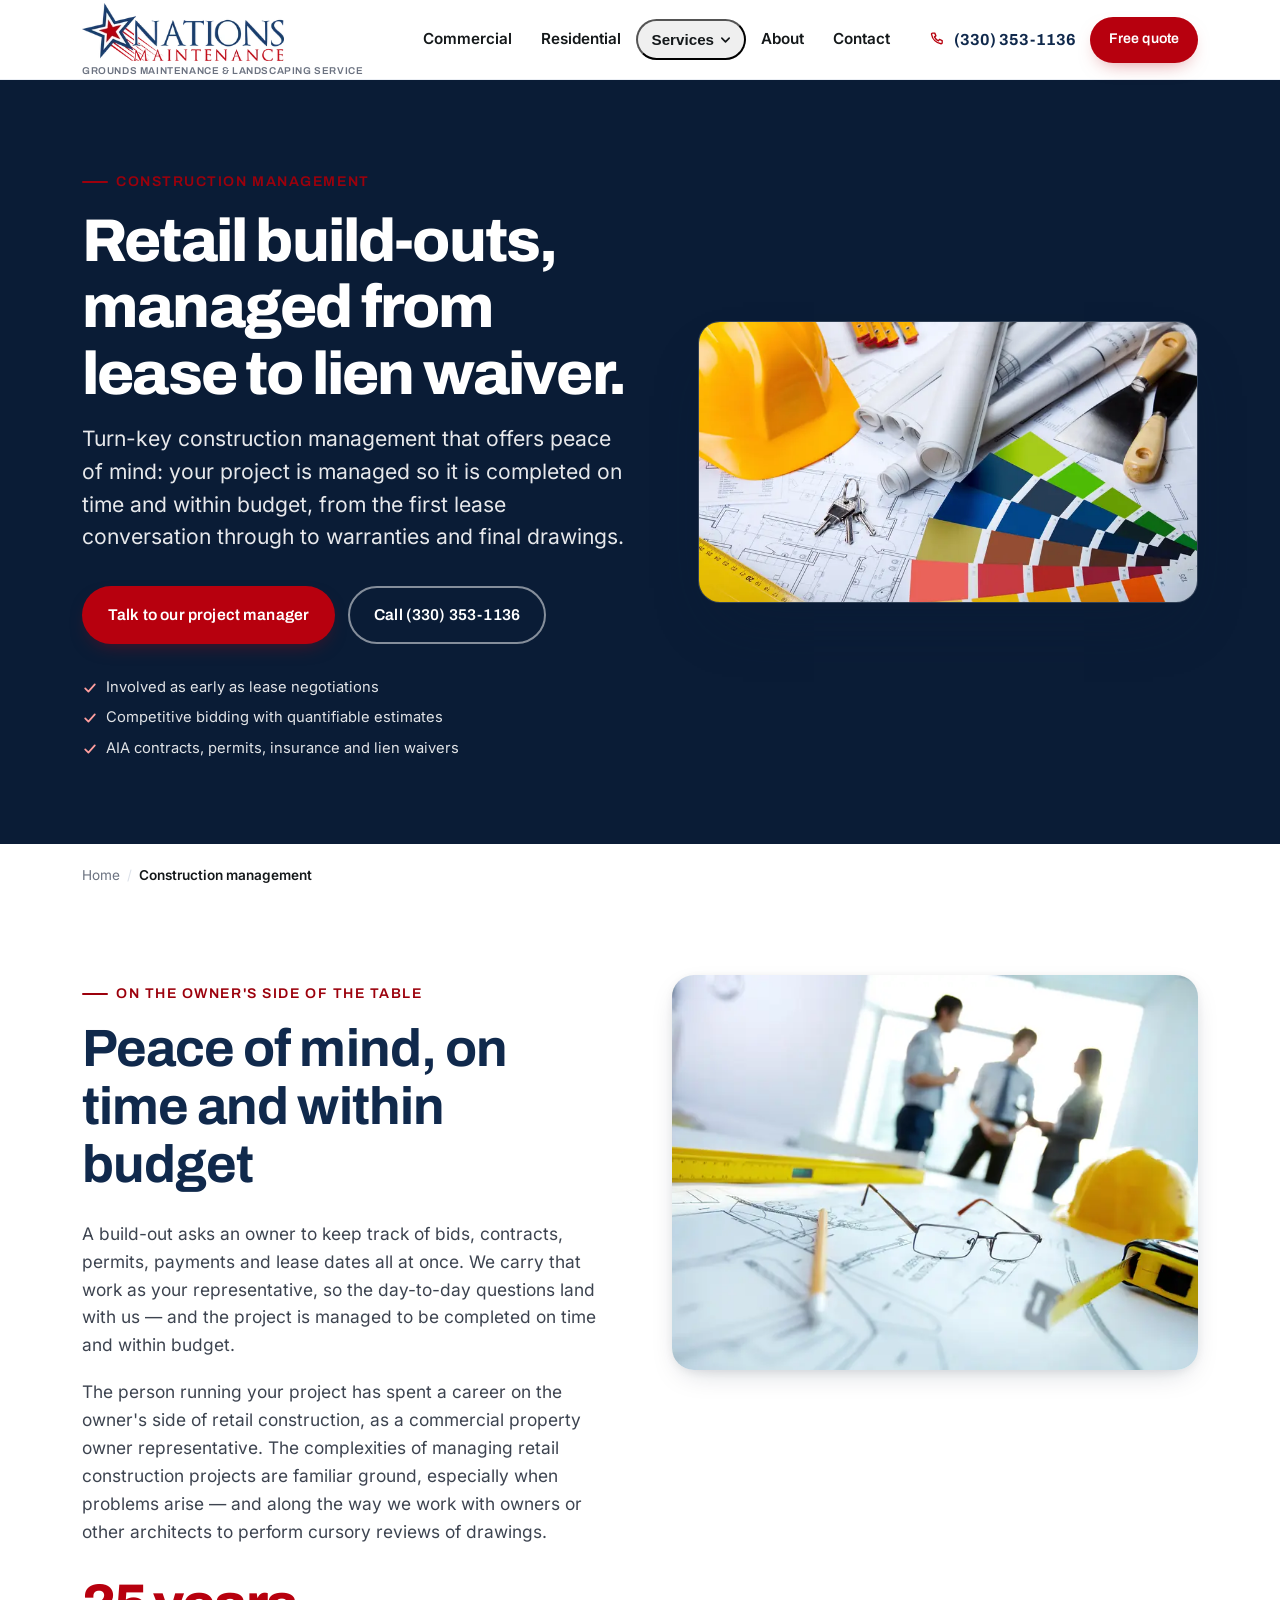
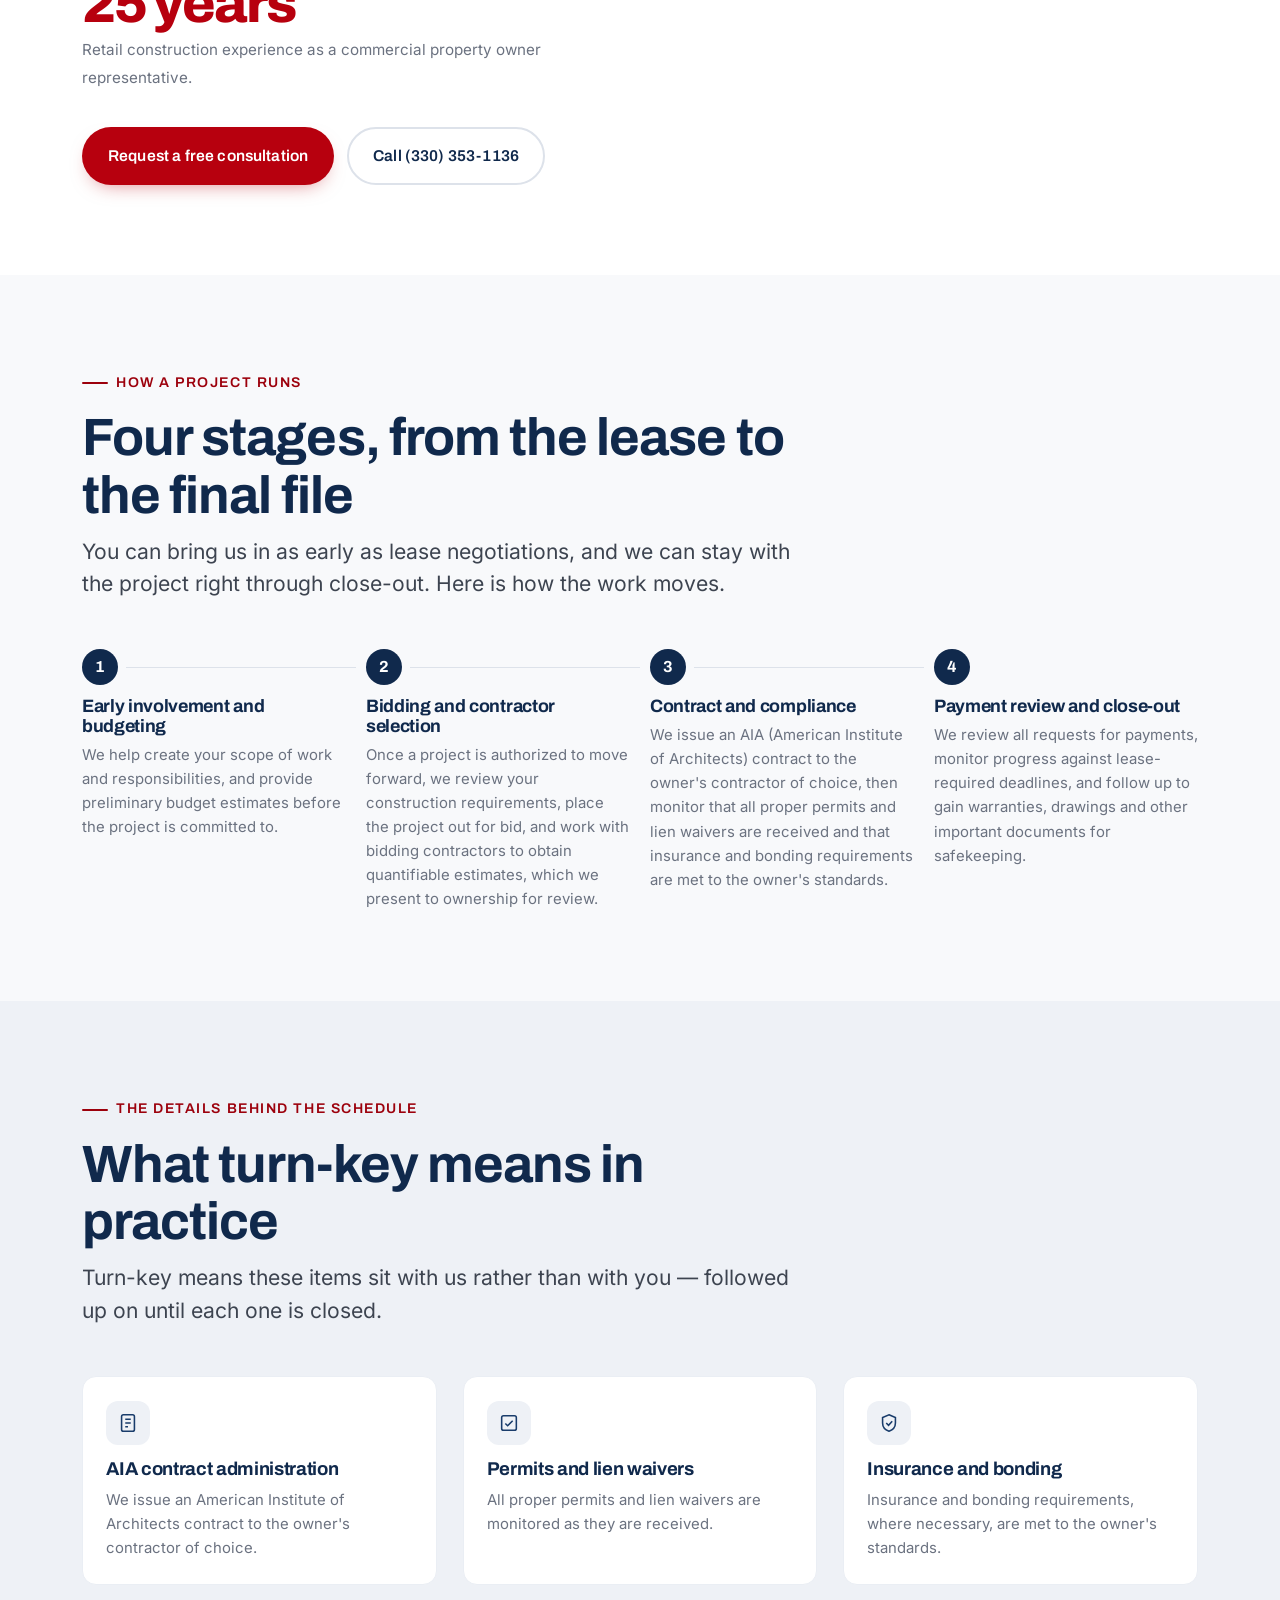
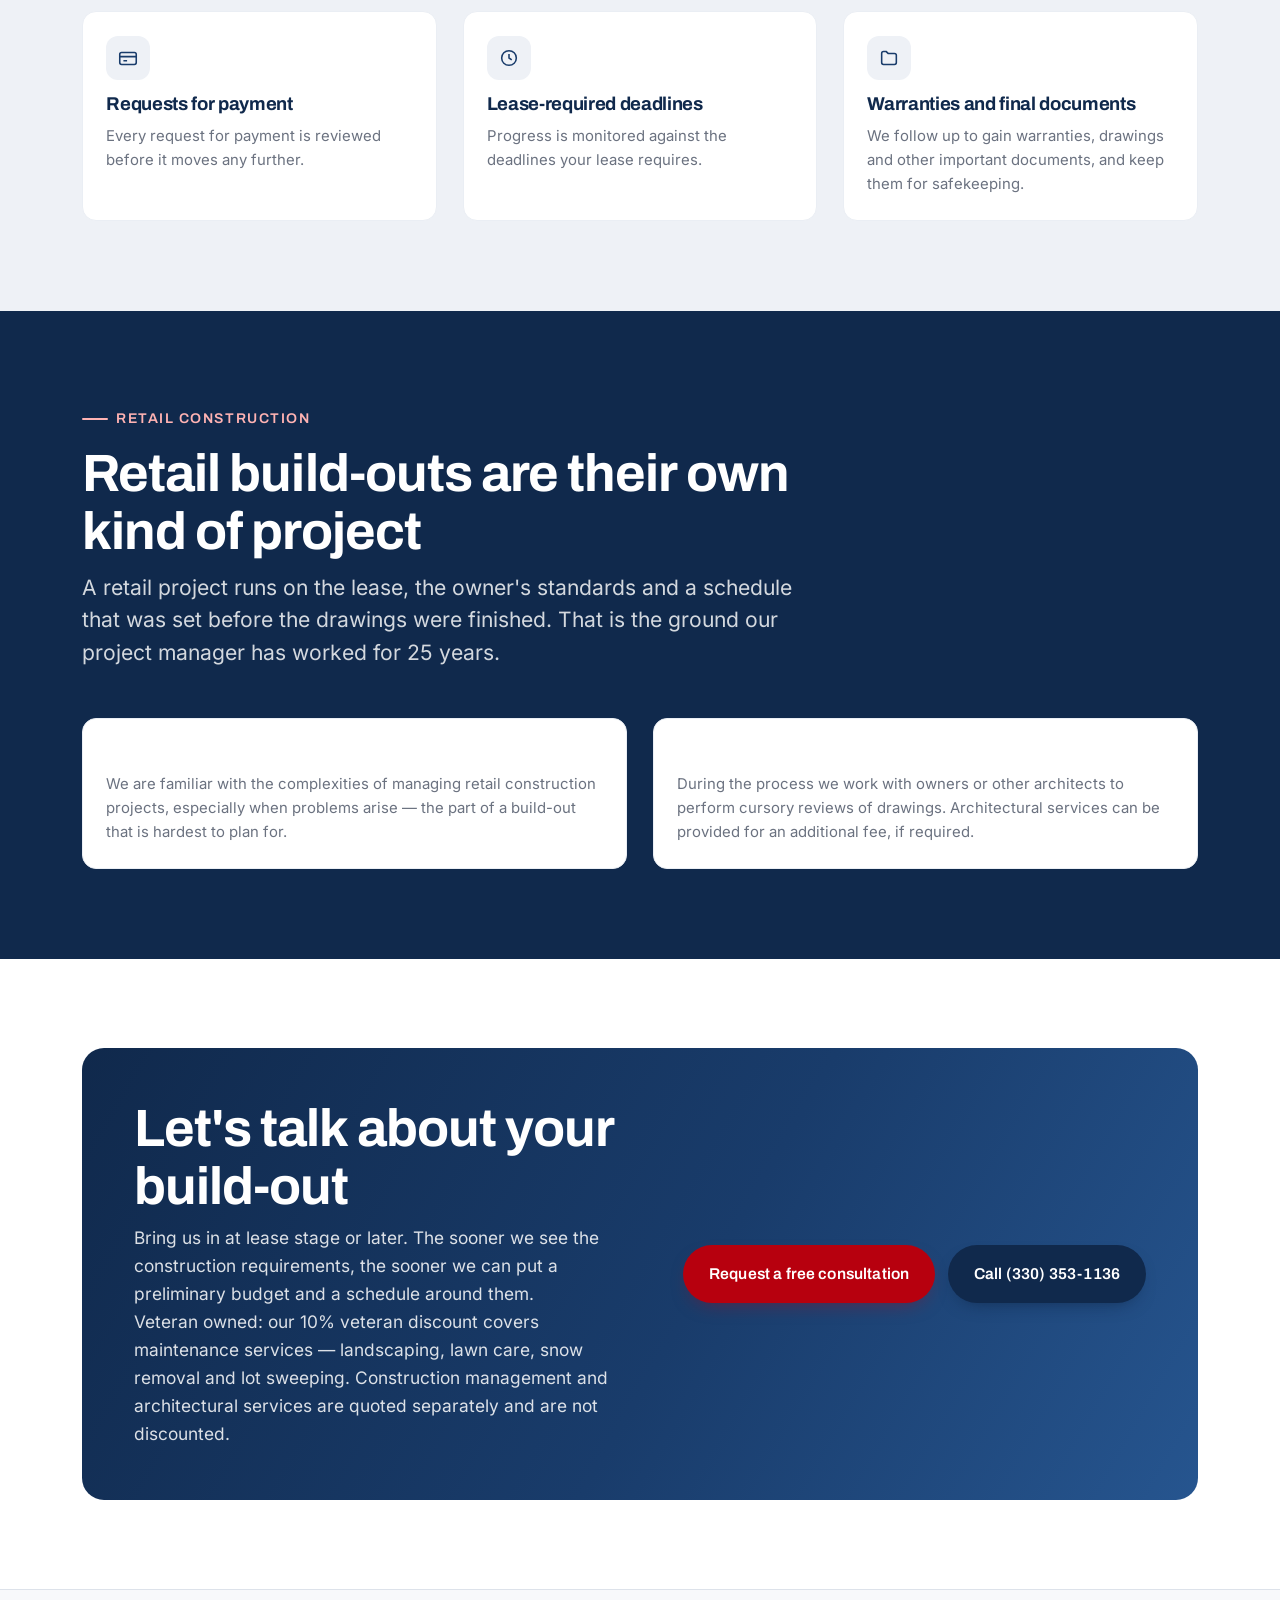
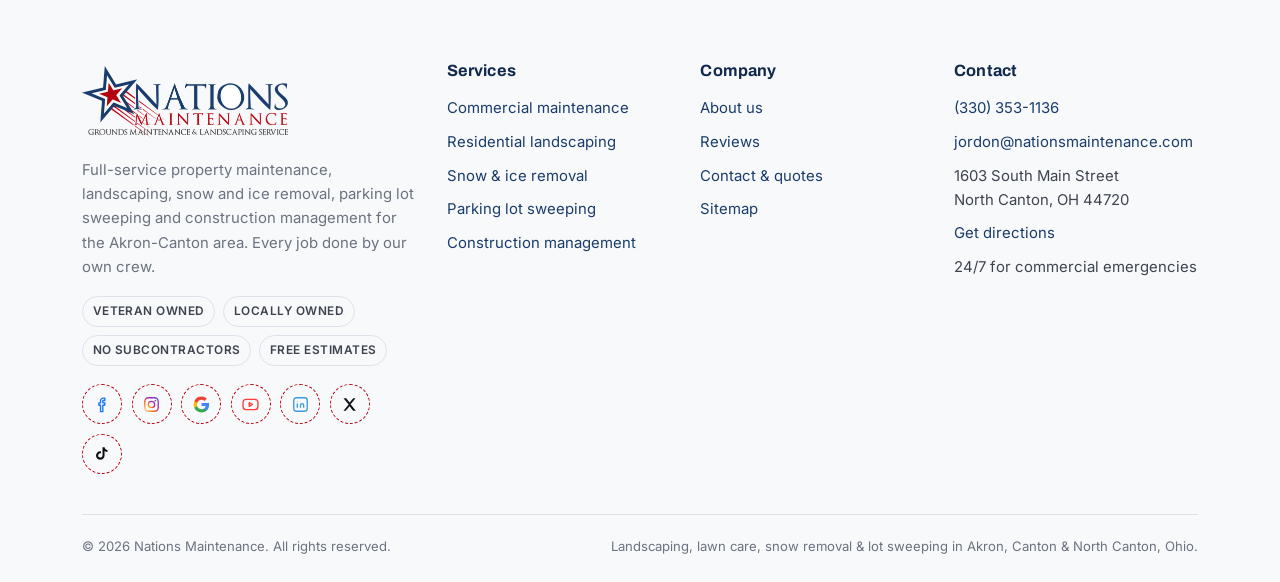
<file: construction-management/index.html>
<!DOCTYPE html>
<html lang="en">
<head>
<meta charset="utf-8">
<meta name="viewport" content="width=device-width, initial-scale=1">
<title>Construction Management Services | Nations Maintenance</title>
<meta name="description" content="Retail construction management for Akron-Canton owners: lease-stage budgets, competitive bidding, AIA contracts and lien waivers. Call (330) 353-1136.">
<link rel="canonical" href="https://nationsmaintenance.com/construction-management/">
<meta name="theme-color" content="#193c6b">
<meta property="og:type" content="website">
<meta property="og:site_name" content="Nations Maintenance">
<meta property="og:title" content="Turn-key Construction Management in Akron-Canton">
<meta property="og:description" content="Owner's-side management for retail build-outs — scope and budgets at lease stage, competitive bidding, AIA contracts, insurance, payments and close-out.">
<meta property="og:url" content="https://nationsmaintenance.com/construction-management/">
<meta property="og:image" content="https://nationsmaintenance.com/assets/img/construction-design-plans-800.jpg">
<meta property="og:locale" content="en_US">
<meta name="twitter:card" content="summary_large_image">
<link rel="icon" href="/favicon.png" type="image/png" sizes="64x64">
<link rel="apple-touch-icon" href="/apple-touch-icon.png">
<link rel="preload" as="font" type="font/woff2" href="/assets/fonts/inter-400-latin.woff2" crossorigin>
<link rel="preload" as="font" type="font/woff2" href="/assets/fonts/archivo-700-latin.woff2" crossorigin>
<link rel="stylesheet" href="/assets/css/styles.css?v=11">
<link rel="preload" as="image" href="/assets/img/construction-design-plans-800.webp"
      imagesrcset="/assets/img/construction-design-plans-500.webp 500w, /assets/img/construction-design-plans-800.webp 800w"
      imagesizes="(max-width:960px) 92vw, 540px" fetchpriority="high">
<script type="application/ld+json">
{
  "@context": "https://schema.org",
  "@graph": [
    {
      "@type": "Service",
      "@id": "https://nationsmaintenance.com/construction-management/#service",
      "name": "Construction management",
      "description": "Turn-key construction management for retail build-outs in the Akron-Canton area: involvement from lease negotiations, scope of work and preliminary budget estimates, competitive bidding with quantifiable estimates presented to ownership, AIA contract administration, permits and lien waivers, insurance and bonding, payment review, lease deadline monitoring and close-out documents.",
      "url": "https://nationsmaintenance.com/construction-management/",
      "serviceType": "Construction management",
      "provider": { "@id": "https://nationsmaintenance.com/#business" },
      "areaServed": [
        { "@type": "City", "name": "North Canton" },
        { "@type": "City", "name": "Canton" },
        { "@type": "City", "name": "Akron" },
        { "@type": "AdministrativeArea", "name": "Stark County, Ohio" },
        { "@type": "AdministrativeArea", "name": "Summit County, Ohio" }
      ]
    },
    {
      "@type": "BreadcrumbList",
      "itemListElement": [
        { "@type": "ListItem", "position": 1, "name": "Home", "item": "https://nationsmaintenance.com/" },
        { "@type": "ListItem", "position": 2, "name": "Construction management", "item": "https://nationsmaintenance.com/construction-management/" }
      ]
    }
  ]
}
</script>
</head>
<body>
<a class="skip-link" href="#main">Skip to content</a>

<header class="site-header">
  <div class="container header-inner">
    <a class="brand" href="/" aria-label="Nations Maintenance — home">
      <picture>
        <source type="image/webp" srcset="/assets/img/logo-compact.webp">
        <img class="brand__logo" src="/assets/img/logo-compact.png" alt="Nations Maintenance — grounds maintenance and landscaping service" width="306" height="88" fetchpriority="high" decoding="async">
      </picture>
      <span class="brand__tag">Grounds Maintenance &amp; Landscaping Service</span>
    </a>

    <nav class="nav" id="site-nav" aria-label="Primary">
      <ul class="nav__list">
        <li><a class="nav__link" href="/commercial-services/">Commercial</a></li>
        <li><a class="nav__link" href="/residential-services/">Residential</a></li>
        <li>
          <button class="nav__link" type="button" data-dropdown aria-controls="nav-services" aria-expanded="false">
            Services
            <svg class="nav__caret" viewBox="0 0 12 12" aria-hidden="true"><path d="M2 4.5 6 8.5l4-4" fill="none" stroke="currentColor" stroke-width="1.8" stroke-linecap="round" stroke-linejoin="round"/></svg>
          </button>
          <ul class="nav__drop" id="nav-services" hidden>
            <li><a href="/parking-lot-sweeping-cleaning/">Parking lot sweeping<small>Weekly, daily or on-call lot detailing</small></a></li>
            <li><a href="/snow-ice-removal/">Snow &amp; ice removal<small>Plowing, shoveling, salting — per-plow or seasonal</small></a></li>
            <li><a href="/commercial-services/">Commercial maintenance<small>All-inclusive packages for businesses</small></a></li>
            <li><a href="/residential-services/">Residential landscaping<small>Mowing, cleanups, tree work, decks</small></a></li>
            <li><a href="/construction-management/" aria-current="page">Construction management<small>Lease to lien waiver, turn-key</small></a></li>
          </ul>
        </li>
        <li><a class="nav__link" href="/about/">About</a></li>
        <li><a class="nav__link" href="/contact/">Contact</a></li>
      </ul>
    </nav>

    <div class="header-cta">
      <a class="header-phone" href="tel:+13303531136">
        <svg viewBox="0 0 20 20" aria-hidden="true"><path d="M4.2 2.5h2.6l1.3 3.2-1.7 1.2a10 10 0 0 0 4.7 4.7l1.2-1.7 3.2 1.3v2.6a1.2 1.2 0 0 1-1.4 1.2A13.4 13.4 0 0 1 3 4a1.2 1.2 0 0 1 1.2-1.5Z" fill="none" stroke="currentColor" stroke-width="1.6" stroke-linejoin="round"/></svg>
        (330) 353-1136
      </a>
      <a class="btn btn--sm" href="/contact/">Free quote</a>
    </div>

    <button class="nav-toggle" type="button" aria-expanded="false" aria-controls="site-nav" aria-label="Open menu"><span></span></button>
  </div>
</header>

<main id="main">

  <!-- ============ HERO ============ -->
  <section class="hero hero--split" aria-labelledby="page-title">
    <div class="container hero__inner">
      <div class="hero__content">
        <p class="kicker">Construction management</p>
        <h1 id="page-title">Retail build-outs, managed from lease to lien waiver.</h1>
        <p class="lead hero__lead">
          Turn-key construction management that offers peace of mind: your project is managed so it is
          completed on time and within budget, from the first lease conversation through to warranties
          and final drawings.
        </p>
        <div class="btn-row hero__ctas">
          <a class="btn" href="/contact/">Talk to our project manager</a>
          <a class="btn btn--ghost" href="tel:+13303531136">Call (330) 353-1136</a>
        </div>
        <ul class="hero__points">
          <li><svg viewBox="0 0 20 20" aria-hidden="true"><path d="M4 10.5l4 4 8-9" fill="none" stroke="currentColor" stroke-width="2.2" stroke-linecap="round" stroke-linejoin="round"/></svg> Involved as early as lease negotiations</li>
          <li><svg viewBox="0 0 20 20" aria-hidden="true"><path d="M4 10.5l4 4 8-9" fill="none" stroke="currentColor" stroke-width="2.2" stroke-linecap="round" stroke-linejoin="round"/></svg> Competitive bidding with quantifiable estimates</li>
          <li><svg viewBox="0 0 20 20" aria-hidden="true"><path d="M4 10.5l4 4 8-9" fill="none" stroke="currentColor" stroke-width="2.2" stroke-linecap="round" stroke-linejoin="round"/></svg> AIA contracts, permits, insurance and lien waivers</li>
        </ul>
      </div>
      <figure class="hero__figure reveal">
        <picture>
          <source type="image/webp" srcset="/assets/img/construction-design-plans-500.webp 500w, /assets/img/construction-design-plans-800.webp 800w" sizes="(max-width:960px) 92vw, 540px">
          <img src="/assets/img/construction-design-plans-800.jpg" srcset="/assets/img/construction-design-plans-500.jpg 500w, /assets/img/construction-design-plans-800.jpg 800w" sizes="(max-width:960px) 92vw, 540px" alt="Yellow hard hat, rolled construction drawings, a set of keys and a fanned-out book of finish color samples on printed floor plans" width="800" height="533" fetchpriority="high" decoding="async">
        </picture>
      </figure>
    </div>
  </section>

  <!-- ============ BREADCRUMBS ============ -->
  <div class="container crumbs">
    <nav aria-label="Breadcrumb">
      <ol>
        <li><a href="/">Home</a></li>
        <li><span aria-current="page">Construction management</span></li>
      </ol>
    </nav>
  </div>

  <!-- ============ OVERVIEW ============ -->
  <section class="section" aria-labelledby="overview-heading">
    <div class="container split split--top">
      <div class="reveal">
        <p class="kicker">On the owner's side of the table</p>
        <h2 id="overview-heading">Peace of mind, on time and within budget</h2>
        <p>
          A build-out asks an owner to keep track of bids, contracts, permits, payments and lease dates all
          at once. We carry that work as your representative, so the day-to-day questions land with us — and
          the project is managed to be completed on time and within budget.
        </p>
        <p>
          The person running your project has spent a career on the owner's side of retail construction, as
          a commercial property owner representative. The complexities of managing retail construction
          projects are familiar ground, especially when problems arise — and along the way we work with
          owners or other architects to perform cursory reviews of drawings.
        </p>
        <div class="stat-list mt-8">
          <div class="stat">
            <b>25 years</b>
            <span>Retail construction experience as a commercial property owner representative.</span>
          </div>
        </div>
        <div class="btn-row mt-9">
          <a class="btn" href="/contact/">Request a free consultation</a>
          <a class="btn btn--outline" href="tel:+13303531136">Call (330) 353-1136</a>
        </div>
      </div>
      <figure class="split__figure reveal">
        <picture>
          <source type="image/webp" srcset="/assets/img/construction-management-blueprints-500.webp 500w, /assets/img/construction-management-blueprints-800.webp 800w" sizes="(max-width:960px) 92vw, 540px">
          <img src="/assets/img/construction-management-blueprints-800.jpg" srcset="/assets/img/construction-management-blueprints-500.jpg 500w, /assets/img/construction-management-blueprints-800.jpg 800w" sizes="(max-width:960px) 92vw, 540px" alt="Construction drawings spread across a table with a tape measure, pencil, safety glasses and a hard hat, three colleagues talking in the background" width="800" height="533" loading="lazy" decoding="async">
        </picture>
      </figure>
    </div>
  </section>

  <!-- ============ STAGES ============ -->
  <section class="section section--sand" aria-labelledby="process-heading">
    <div class="container">
      <div class="section-head">
        <p class="kicker">How a project runs</p>
        <h2 id="process-heading">Four stages, from the lease to the final file</h2>
        <p class="lead">
          You can bring us in as early as lease negotiations, and we can stay with the project right through
          close-out. Here is how the work moves.
        </p>
      </div>

      <div class="steps steps--4">
        <div class="step reveal">
          <h3>Early involvement and budgeting</h3>
          <p>
            We help create your scope of work and responsibilities, and provide preliminary budget
            estimates before the project is committed to.
          </p>
        </div>
        <div class="step reveal">
          <h3>Bidding and contractor selection</h3>
          <p>
            Once a project is authorized to move forward, we review your construction requirements, place
            the project out for bid, and work with bidding contractors to obtain quantifiable estimates,
            which we present to ownership for review.
          </p>
        </div>
        <div class="step reveal">
          <h3>Contract and compliance</h3>
          <p>
            We issue an AIA (American Institute of Architects) contract to the owner's contractor of
            choice, then monitor that all proper permits and lien waivers are received and that insurance
            and bonding requirements are met to the owner's standards.
          </p>
        </div>
        <div class="step reveal">
          <h3>Payment review and close-out</h3>
          <p>
            We review all requests for payments, monitor progress against lease-required deadlines, and
            follow up to gain warranties, drawings and other important documents for safekeeping.
          </p>
        </div>
      </div>
    </div>
  </section>

  <!-- ============ WHAT WE TRACK ============ -->
  <section class="section section--sand2" aria-labelledby="oversight-heading">
    <div class="container">
      <div class="section-head">
        <p class="kicker">The details behind the schedule</p>
        <h2 id="oversight-heading">What turn-key means in practice</h2>
        <p class="lead">
          Turn-key means these items sit with us rather than with you — followed up on until each one is
          closed.
        </p>
      </div>

      <div class="grid grid--3">
        <article class="tile reveal">
          <div class="tile__icon"><svg viewBox="0 0 24 24" fill="none" stroke="currentColor" stroke-width="1.7" aria-hidden="true"><rect x="5" y="3" width="14" height="18" rx="2"/><path d="M9 8h6M9 12h6M9 16h3"/></svg></div>
          <h3>AIA contract administration</h3>
          <p>We issue an American Institute of Architects contract to the owner's contractor of choice.</p>
        </article>
        <article class="tile reveal">
          <div class="tile__icon"><svg viewBox="0 0 24 24" fill="none" stroke="currentColor" stroke-width="1.7" aria-hidden="true"><rect x="4" y="4" width="16" height="16" rx="2"/><path d="M8 12.5l2.5 2.5L16 9.5"/></svg></div>
          <h3>Permits and lien waivers</h3>
          <p>All proper permits and lien waivers are monitored as they are received.</p>
        </article>
        <article class="tile reveal">
          <div class="tile__icon"><svg viewBox="0 0 24 24" fill="none" stroke="currentColor" stroke-width="1.7" aria-hidden="true"><path d="M12 3l7 3v6c0 4.5-3 7.6-7 9-4-1.4-7-4.5-7-9V6Z"/><path d="M9 12l2.5 2.5L15.5 10"/></svg></div>
          <h3>Insurance and bonding</h3>
          <p>Insurance and bonding requirements, where necessary, are met to the owner's standards.</p>
        </article>
        <article class="tile reveal">
          <div class="tile__icon"><svg viewBox="0 0 24 24" fill="none" stroke="currentColor" stroke-width="1.7" aria-hidden="true"><rect x="3" y="6" width="18" height="13" rx="2"/><path d="M3 10.5h18M7 15h4"/></svg></div>
          <h3>Requests for payment</h3>
          <p>Every request for payment is reviewed before it moves any further.</p>
        </article>
        <article class="tile reveal">
          <div class="tile__icon"><svg viewBox="0 0 24 24" fill="none" stroke="currentColor" stroke-width="1.7" aria-hidden="true"><circle cx="12" cy="12" r="8"/><path d="M12 7.5V12l3 2"/></svg></div>
          <h3>Lease-required deadlines</h3>
          <p>Progress is monitored against the deadlines your lease requires.</p>
        </article>
        <article class="tile reveal">
          <div class="tile__icon"><svg viewBox="0 0 24 24" fill="none" stroke="currentColor" stroke-width="1.7" aria-hidden="true"><path d="M4 7a2 2 0 0 1 2-2h3l2 2h7a2 2 0 0 1 2 2v8a2 2 0 0 1-2 2H6a2 2 0 0 1-2-2Z"/></svg></div>
          <h3>Warranties and final documents</h3>
          <p>We follow up to gain warranties, drawings and other important documents, and keep them for safekeeping.</p>
        </article>
      </div>
    </div>
  </section>

  <!-- ============ RETAIL EXPERIENCE ============ -->
  <section class="section section--dark" aria-labelledby="retail-heading">
    <div class="container">
      <div class="section-head">
        <p class="kicker">Retail construction</p>
        <h2 id="retail-heading">Retail build-outs are their own kind of project</h2>
        <p class="lead">
          A retail project runs on the lease, the owner's standards and a schedule that was set before the
          drawings were finished. That is the ground our project manager has worked for 25 years.
        </p>
      </div>

      <div class="grid grid--2">
        <article class="tile reveal">
          <h3>Built for retail complications</h3>
          <p>
            We are familiar with the complexities of managing retail construction projects, especially when
            problems arise — the part of a build-out that is hardest to plan for.
          </p>
        </article>
        <article class="tile reveal">
          <h3>Drawings and architectural services</h3>
          <p>
            During the process we work with owners or other architects to perform cursory reviews of
            drawings. Architectural services can be provided for an additional fee, if required.
          </p>
        </article>
      </div>
    </div>
  </section>

  <!-- ============ CLOSING CTA ============ -->
  <section class="section" aria-labelledby="cta-heading">
    <div class="container">
      <div class="cta-band reveal">
        <div>
          <h2 id="cta-heading">Let's talk about your build-out</h2>
          <p>
            Bring us in at lease stage or later. The sooner we see the construction requirements, the sooner
            we can put a preliminary budget and a schedule around them.
          </p>
          <p>Veteran owned: our 10% veteran discount covers maintenance services — landscaping, lawn care, snow removal and lot sweeping. Construction management and architectural services are quoted separately and are not discounted.</p>
        </div>
        <div class="btn-row">
          <a class="btn" href="/contact/">Request a free consultation</a>
          <a class="btn btn--dark" href="tel:+13303531136">Call (330) 353-1136</a>
        </div>
      </div>
    </div>
  </section>

</main>

<footer class="site-footer">
  <div class="container">
    <div class="footer-grid">
      <div>
        <a class="brand" href="/" aria-label="Nations Maintenance — home">
          <picture>
            <source type="image/webp" srcset="/assets/img/logo.webp">
            <img class="brand__logo" src="/assets/img/logo.png" alt="Nations Maintenance — grounds maintenance and landscaping service" width="411" height="144" loading="lazy" decoding="async">
          </picture>
        </a>
        <p class="mt-5">Full-service property maintenance, landscaping, snow and ice removal, parking lot sweeping and construction management for the Akron-Canton area. Every job done by our own crew.</p>
        <div class="footer-badges">
          <span>Veteran owned</span>
          <span>Locally owned</span>
          <span>No subcontractors</span>
          <span>Free estimates</span>
        </div>
      </div>

      <div>
        <h2>Services</h2>
        <ul>
          <li><a href="/commercial-services/">Commercial maintenance</a></li>
          <li><a href="/residential-services/">Residential landscaping</a></li>
          <li><a href="/snow-ice-removal/">Snow &amp; ice removal</a></li>
          <li><a href="/parking-lot-sweeping-cleaning/">Parking lot sweeping</a></li>
          <li><a href="/construction-management/">Construction management</a></li>
        </ul>
      </div>

      <div>
        <h2>Company</h2>
        <ul>
          <li><a href="/about/">About us</a></li>
          <li><a href="/reviews/">Reviews</a></li>
          <li><a href="/contact/">Contact &amp; quotes</a></li>
          <li><a href="/sitemap.xml">Sitemap</a></li>
        </ul>
      </div>

      <div>
        <h2>Contact</h2>
        <ul>
          <li><a href="tel:+13303531136">(330) 353-1136</a></li>
          <li><a href="mailto:jordon@nationsmaintenance.com">jordon@nationsmaintenance.com</a></li>
          <li>1603 South Main Street<br>North Canton, OH 44720</li>
          <li><a href="https://maps.google.com/?q=1603+South+Main+Street+North+Canton+OH+44720" target="_blank" rel="noopener">Get directions</a></li>
          <li>24/7 for commercial emergencies</li>
        </ul>
      </div>
    </div>

    <div class="footer-note">
      <span>&copy; <span data-year>2026</span> Nations Maintenance. All rights reserved.</span>
      <span>Landscaping, lawn care, snow removal &amp; lot sweeping in Akron, Canton &amp; North Canton, Ohio.</span>
    </div>
  </div>
</footer>

<div class="action-bar">
  <a class="btn btn--dark" href="tel:+13303531136">
    <svg viewBox="0 0 20 20" aria-hidden="true" fill="none" stroke="currentColor" stroke-width="1.6"><path d="M4.2 2.5h2.6l1.3 3.2-1.7 1.2a10 10 0 0 0 4.7 4.7l1.2-1.7 3.2 1.3v2.6a1.2 1.2 0 0 1-1.4 1.2A13.4 13.4 0 0 1 3 4a1.2 1.2 0 0 1 1.2-1.5Z" stroke-linejoin="round"/></svg>
    Call now
  </a>
  <a class="btn" href="/contact/">Free quote</a>
</div>

<script src="/assets/js/main.js?v=11" defer></script>
</body>
</html>
</file>
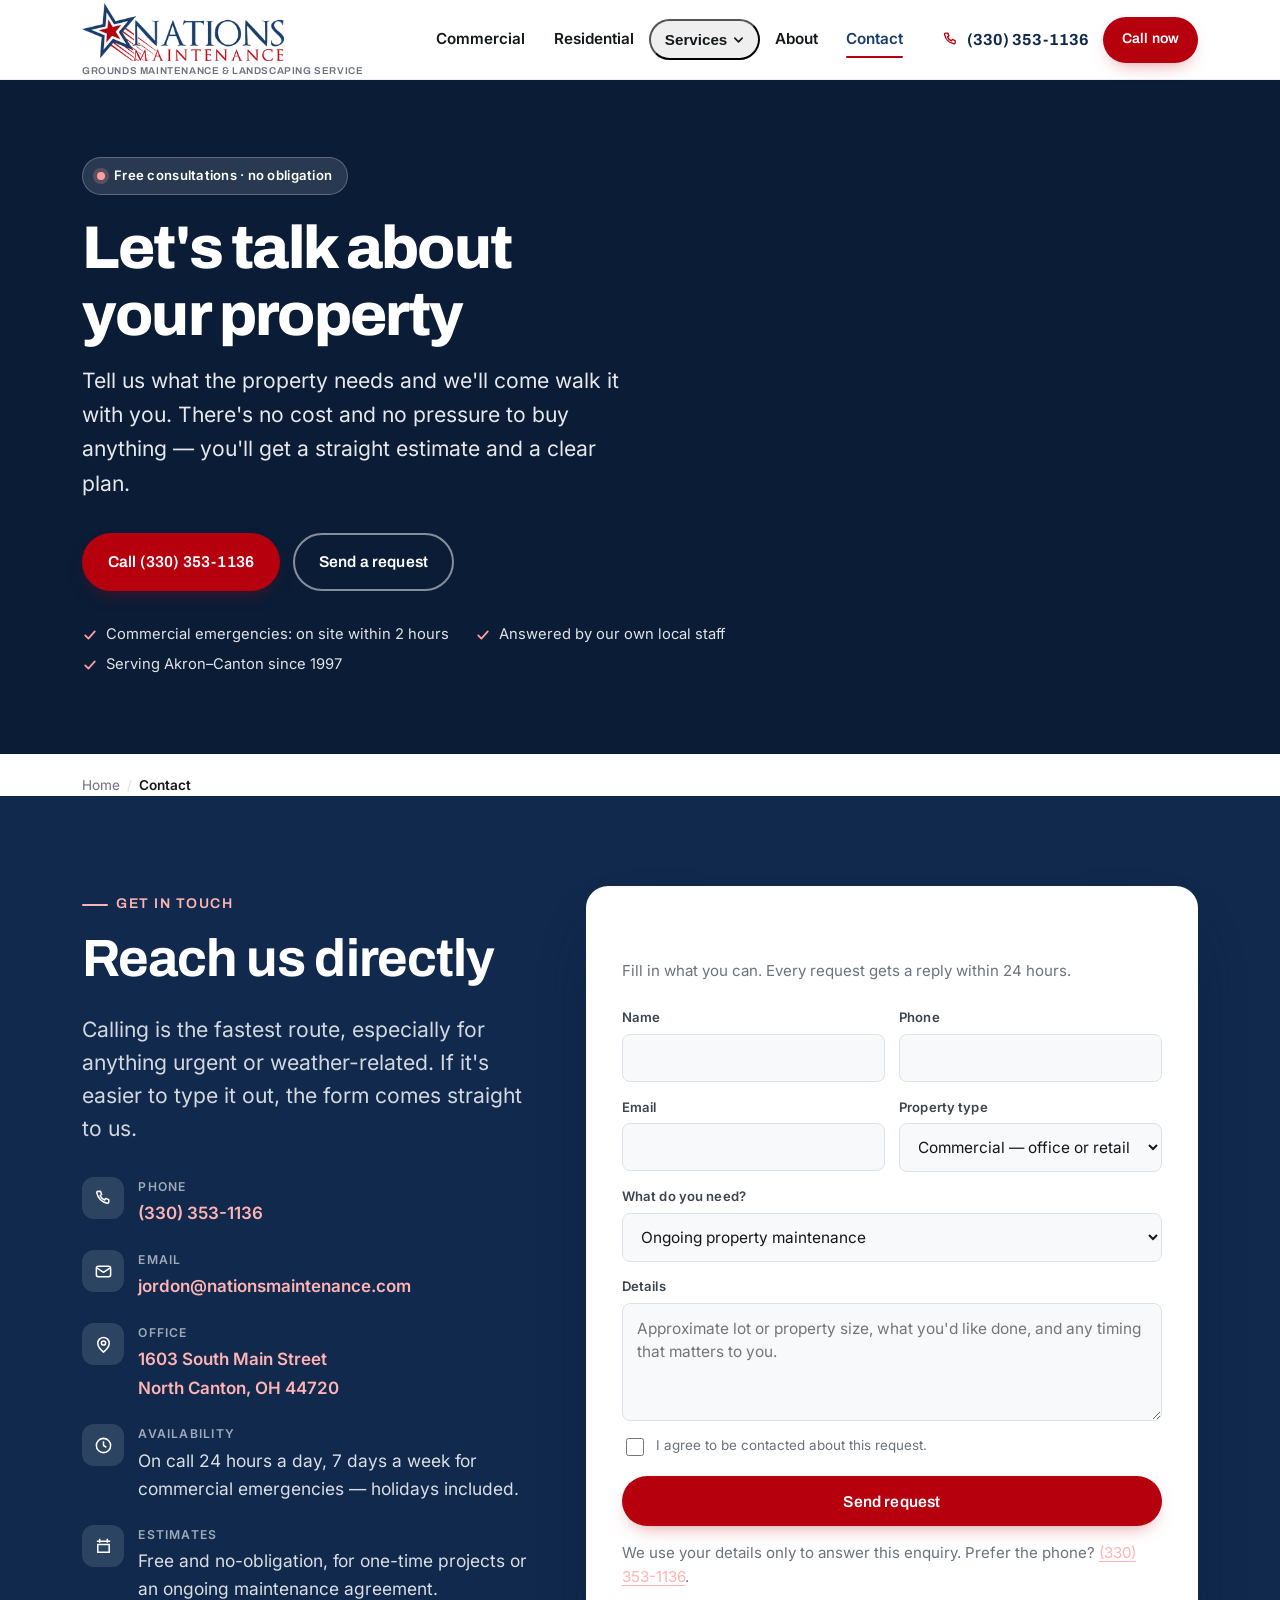
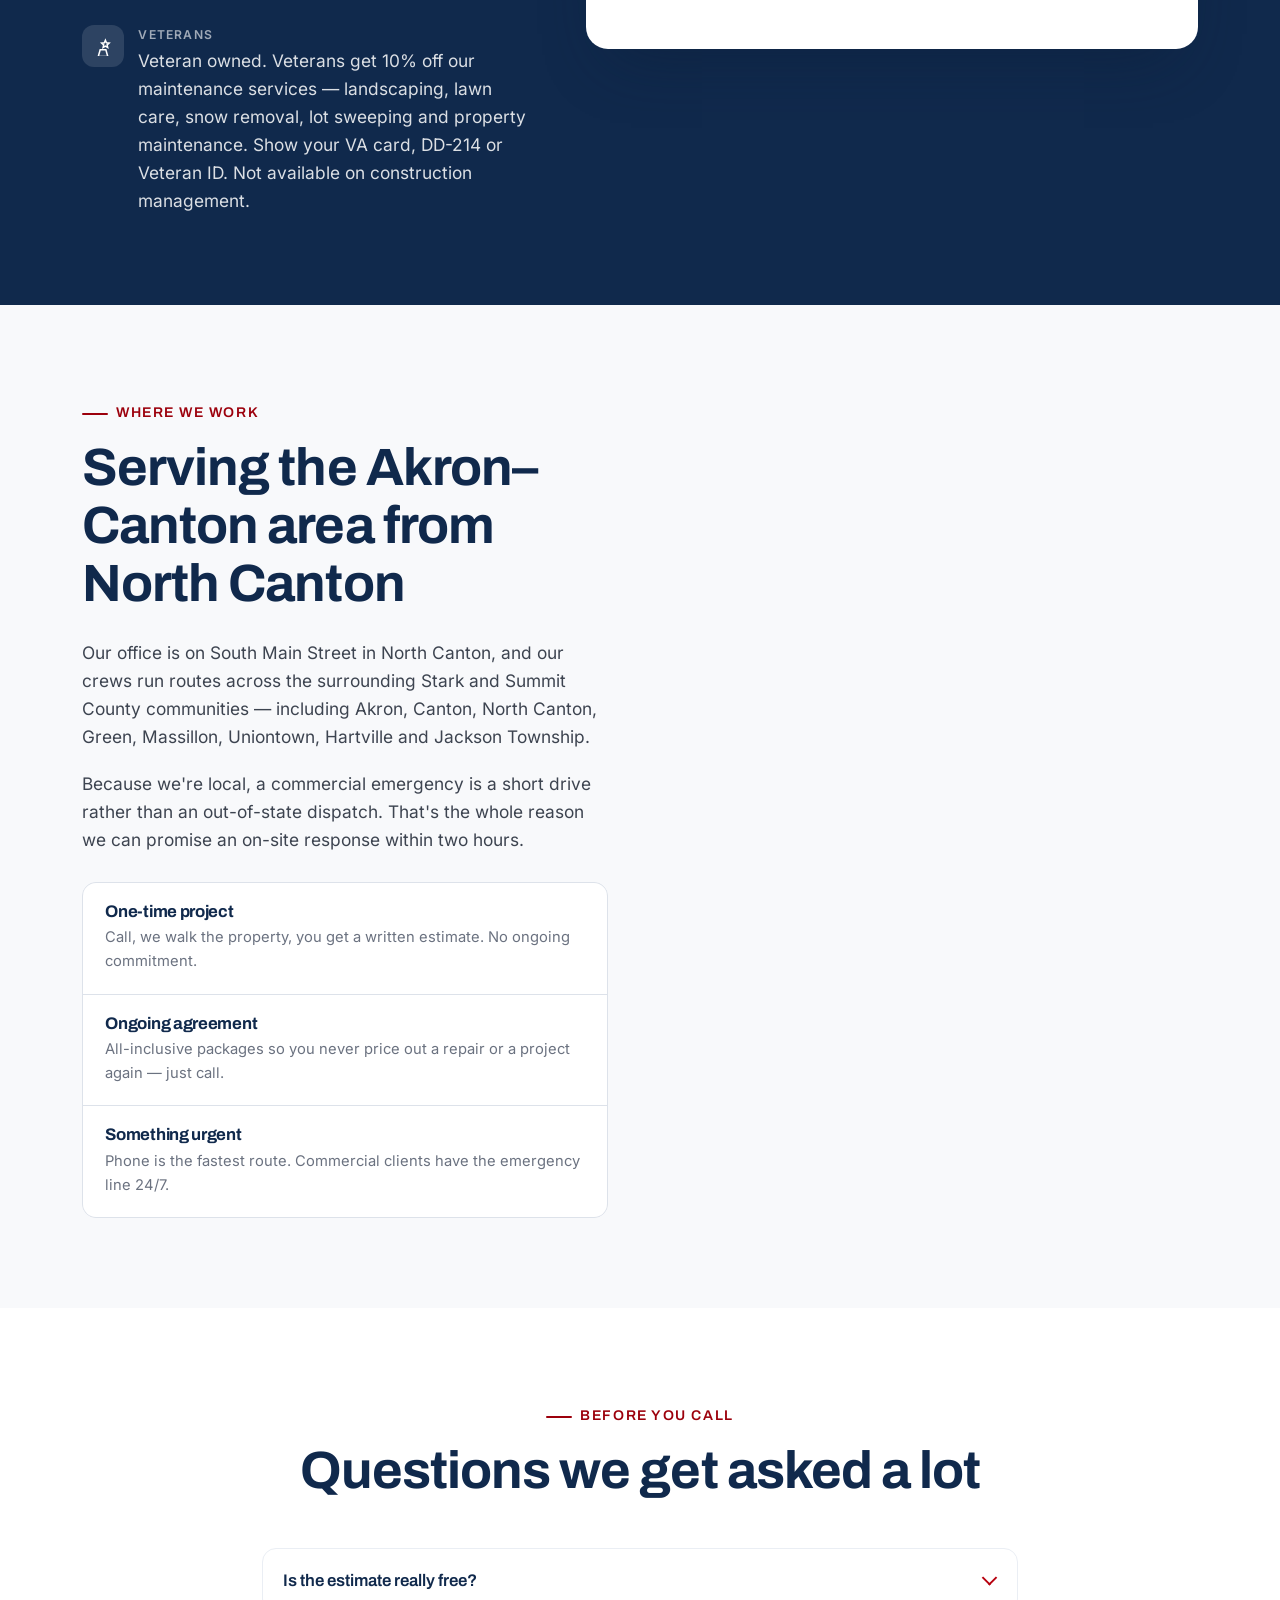
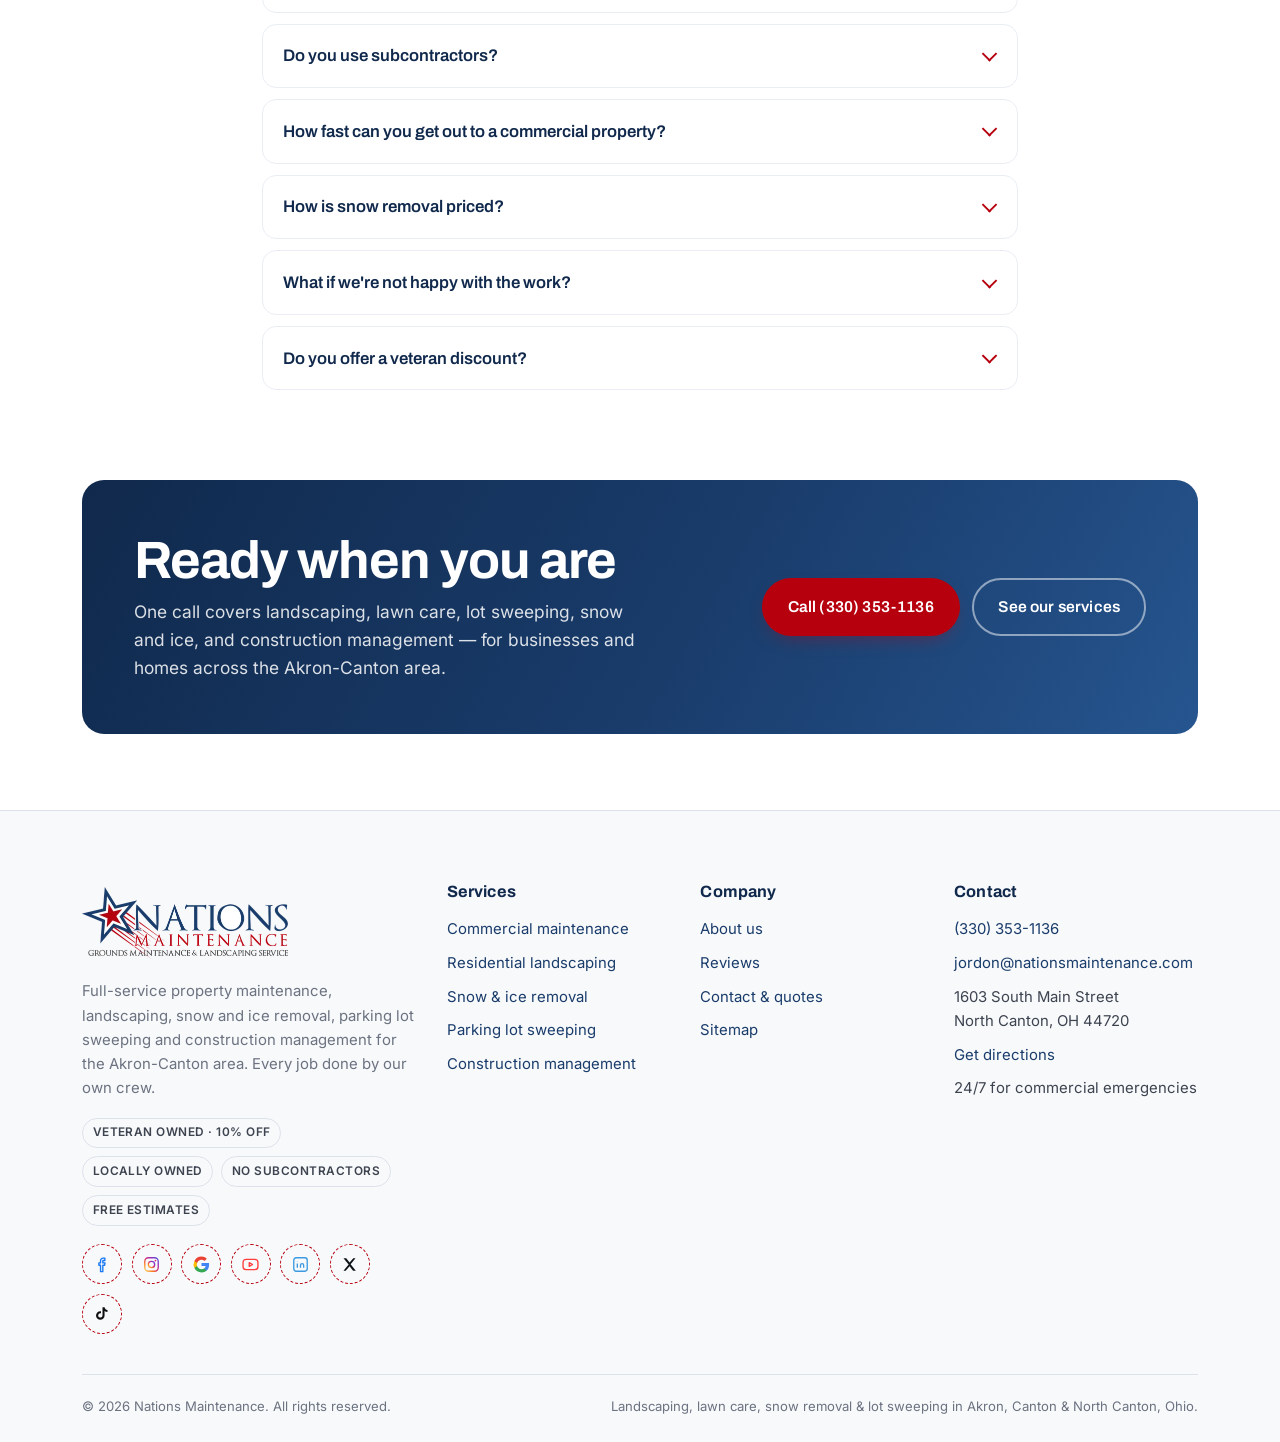
<file: contact/index.html>
<!DOCTYPE html>
<html lang="en">
<head>
<meta charset="utf-8">
<meta name="viewport" content="width=device-width, initial-scale=1">
<title>Contact &amp; Free Estimates | Nations Maintenance</title>
<meta name="description" content="Free, no-obligation estimates for landscaping, snow removal, lot sweeping and property maintenance in the Akron-Canton area. Call (330) 353-1136 or send the form.">
<link rel="canonical" href="https://nationsmaintenance.com/contact/">
<meta name="theme-color" content="#193c6b">
<meta name="robots" content="index, follow, max-image-preview:large">
<meta property="og:type" content="website">
<meta property="og:site_name" content="Nations Maintenance">
<meta property="og:title" content="Contact Nations Maintenance — free estimates in Akron-Canton">
<meta property="og:description" content="Tell us about your property and we'll arrange a free walkthrough. No pressure, no obligation. Call (330) 353-1136.">
<meta property="og:url" content="https://nationsmaintenance.com/contact/">
<meta property="og:image" content="https://nationsmaintenance.com/assets/img/commercial-landscaping-entrance-800.jpg">
<meta property="og:locale" content="en_US">
<meta name="twitter:card" content="summary_large_image">
<link rel="icon" href="/favicon.png" type="image/png" sizes="64x64">
<link rel="apple-touch-icon" href="/apple-touch-icon.png">
<link rel="preload" as="font" type="font/woff2" href="/assets/fonts/inter-400-latin.woff2" crossorigin>
<link rel="preload" as="font" type="font/woff2" href="/assets/fonts/archivo-700-latin.woff2" crossorigin>
<link rel="stylesheet" href="/assets/css/styles.css?v=11">
<script type="application/ld+json">
{
  "@context": "https://schema.org",
  "@graph": [
    {
      "@type": "ContactPage",
      "@id": "https://nationsmaintenance.com/contact/#page",
      "url": "https://nationsmaintenance.com/contact/",
      "name": "Contact Nations Maintenance",
      "about": { "@id": "https://nationsmaintenance.com/#business" },
      "isPartOf": { "@id": "https://nationsmaintenance.com/#business" }
    },
    {
      "@type": "BreadcrumbList",
      "itemListElement": [
        { "@type": "ListItem", "position": 1, "name": "Home", "item": "https://nationsmaintenance.com/" },
        { "@type": "ListItem", "position": 2, "name": "Contact", "item": "https://nationsmaintenance.com/contact/" }
      ]
    }
  ]
}
</script>
</head>
<body>
<a class="skip-link" href="#main">Skip to content</a>

<header class="site-header">
  <div class="container header-inner">
    <a class="brand" href="/" aria-label="Nations Maintenance — home">
      <picture>
        <source type="image/webp" srcset="/assets/img/logo-compact.webp">
        <img class="brand__logo" src="/assets/img/logo-compact.png" alt="Nations Maintenance — grounds maintenance and landscaping service" width="306" height="88" fetchpriority="high" decoding="async">
      </picture>
      <span class="brand__tag">Grounds Maintenance &amp; Landscaping Service</span>
    </a>

    <nav class="nav" id="site-nav" aria-label="Primary">
      <ul class="nav__list">
        <li><a class="nav__link" href="/commercial-services/">Commercial</a></li>
        <li><a class="nav__link" href="/residential-services/">Residential</a></li>
        <li>
          <button class="nav__link" type="button" data-dropdown aria-controls="nav-services" aria-expanded="false">
            Services
            <svg class="nav__caret" viewBox="0 0 12 12" aria-hidden="true"><path d="M2 4.5 6 8.5l4-4" fill="none" stroke="currentColor" stroke-width="1.8" stroke-linecap="round" stroke-linejoin="round"/></svg>
          </button>
          <ul class="nav__drop" id="nav-services" hidden>
            <li><a href="/parking-lot-sweeping-cleaning/">Parking lot sweeping<small>Weekly, daily or on-call lot detailing</small></a></li>
            <li><a href="/snow-ice-removal/">Snow &amp; ice removal<small>Plowing, shoveling, salting — per-plow or seasonal</small></a></li>
            <li><a href="/commercial-services/">Commercial maintenance<small>All-inclusive packages for businesses</small></a></li>
            <li><a href="/residential-services/">Residential landscaping<small>Mowing, cleanups, tree work, decks</small></a></li>
            <li><a href="/construction-management/">Construction management<small>Lease to lien waiver, turn-key</small></a></li>
          </ul>
        </li>
        <li><a class="nav__link" href="/about/">About</a></li>
        <li><a class="nav__link" href="/contact/" aria-current="page">Contact</a></li>
      </ul>
    </nav>

    <div class="header-cta">
      <a class="header-phone" href="tel:+13303531136">
        <svg viewBox="0 0 20 20" aria-hidden="true"><path d="M4.2 2.5h2.6l1.3 3.2-1.7 1.2a10 10 0 0 0 4.7 4.7l1.2-1.7 3.2 1.3v2.6a1.2 1.2 0 0 1-1.4 1.2A13.4 13.4 0 0 1 3 4a1.2 1.2 0 0 1 1.2-1.5Z" fill="none" stroke="currentColor" stroke-width="1.6" stroke-linejoin="round"/></svg>
        (330) 353-1136
      </a>
      <a class="btn btn--sm" href="tel:+13303531136">Call now</a>
    </div>

    <button class="nav-toggle" type="button" aria-expanded="false" aria-controls="site-nav" aria-label="Open menu"><span></span></button>
  </div>
</header>

<main id="main">

  <section class="hero hero--plain">
    <div class="container hero__inner">
      <div class="hero__content">
        <p class="hero__badge"><span class="dot" aria-hidden="true"></span> Free consultations · no obligation</p>
        <h1>Let's talk about your property</h1>
        <p class="hero__lead">
          Tell us what the property needs and we'll come walk it with you. There's no cost and no pressure
          to buy anything — you'll get a straight estimate and a clear plan.
        </p>
        <div class="btn-row hero__ctas">
          <a class="btn" href="tel:+13303531136">Call (330) 353-1136</a>
          <a class="btn btn--ghost" href="#quote-form">Send a request</a>
        </div>
        <ul class="hero__points">
          <li><svg viewBox="0 0 20 20" aria-hidden="true"><path d="M4 10.5l4 4 8-9" fill="none" stroke="currentColor" stroke-width="2.2" stroke-linecap="round" stroke-linejoin="round"/></svg> Commercial emergencies: on site within 2 hours</li>
          <li><svg viewBox="0 0 20 20" aria-hidden="true"><path d="M4 10.5l4 4 8-9" fill="none" stroke="currentColor" stroke-width="2.2" stroke-linecap="round" stroke-linejoin="round"/></svg> Answered by our own local staff</li>
          <li><svg viewBox="0 0 20 20" aria-hidden="true"><path d="M4 10.5l4 4 8-9" fill="none" stroke="currentColor" stroke-width="2.2" stroke-linecap="round" stroke-linejoin="round"/></svg> Serving Akron–Canton since 1997</li>
        </ul>
      </div>
    </div>
  </section>

  <div class="container crumbs">
    <nav aria-label="Breadcrumb">
      <ol>
        <li><a href="/">Home</a></li>
        <li><span aria-current="page">Contact</span></li>
      </ol>
    </nav>
  </div>

  <section class="section section--dark" aria-labelledby="reach-heading">
    <div class="container contact-grid">
      <div>
        <p class="kicker">Get in touch</p>
        <h2 id="reach-heading">Reach us directly</h2>
        <p class="lead">Calling is the fastest route, especially for anything urgent or weather-related. If it's easier to type it out, the form comes straight to us.</p>
        <ul class="contact-list">
          <li>
            <span class="icon" aria-hidden="true"><svg viewBox="0 0 20 20" fill="none" stroke="currentColor" stroke-width="1.6"><path d="M4.2 2.5h2.6l1.3 3.2-1.7 1.2a10 10 0 0 0 4.7 4.7l1.2-1.7 3.2 1.3v2.6a1.2 1.2 0 0 1-1.4 1.2A13.4 13.4 0 0 1 3 4a1.2 1.2 0 0 1 1.2-1.5Z" stroke-linejoin="round"/></svg></span>
            <div><strong>Phone</strong><a href="tel:+13303531136">(330) 353-1136</a></div>
          </li>
          <li>
            <span class="icon" aria-hidden="true"><svg viewBox="0 0 20 20" fill="none" stroke="currentColor" stroke-width="1.6"><rect x="2.5" y="4.5" width="15" height="11" rx="2"/><path d="M3 6.2 10 11l7-4.8"/></svg></span>
            <div><strong>Email</strong><a href="mailto:jordon@nationsmaintenance.com">jordon@nationsmaintenance.com</a></div>
          </li>
          <li>
            <span class="icon" aria-hidden="true"><svg viewBox="0 0 20 20" fill="none" stroke="currentColor" stroke-width="1.6"><path d="M10 18s6-5.1 6-9.4A6 6 0 0 0 4 8.6C4 12.9 10 18 10 18Z"/><circle cx="10" cy="8.4" r="2.2"/></svg></span>
            <div><strong>Office</strong><a href="https://maps.google.com/?q=1603+South+Main+Street+North+Canton+OH+44720" target="_blank" rel="noopener">1603 South Main Street<br>North Canton, OH 44720</a></div>
          </li>
          <li>
            <span class="icon" aria-hidden="true"><svg viewBox="0 0 20 20" fill="none" stroke="currentColor" stroke-width="1.6"><circle cx="10" cy="10" r="7.5"/><path d="M10 5.6V10l3 2"/></svg></span>
            <div><strong>Availability</strong><span>On call 24 hours a day, 7 days a week for commercial emergencies — holidays included.</span></div>
          </li>
          <li>
            <span class="icon" aria-hidden="true"><svg viewBox="0 0 20 20" fill="none" stroke="currentColor" stroke-width="1.6"><path d="M3 5.5h14M6 3v4M14 3v4M4 9h12v8H4z"/></svg></span>
            <div><strong>Estimates</strong><span>Free and no-obligation, for one-time projects or an ongoing maintenance agreement.</span></div>
          </li>
          <li>
            <span class="icon" aria-hidden="true"><svg viewBox="0 0 20 20" fill="none" stroke="currentColor" stroke-width="1.6"><path d="M12 3.5l1.1 2.6 2.8.3-2.1 1.9.6 2.8-2.4-1.4-2.4 1.4.6-2.8-2.1-1.9 2.8-.3z"/><path d="M4.5 20.5l2-7h6l2 7z"/></svg></span>
            <div><strong>Veterans</strong><span>Veteran owned. Veterans get 10% off our maintenance services — landscaping, lawn care, snow removal, lot sweeping and property maintenance. Show your VA card, DD-214 or Veteran ID. Not available on construction management.</span></div>
          </li>
        </ul>
      </div>

      <form class="form-card" id="quote-form" data-quote-form novalidate>
        <h2>Request a free estimate</h2>
        <p>Fill in what you can. Every request gets a reply within 24 hours.</p>

        <div class="field-row">
          <div class="field">
            <label for="name">Name</label>
            <input type="text" id="name" name="name" autocomplete="name" required>
          </div>
          <div class="field">
            <label for="phone">Phone</label>
            <input type="tel" id="phone" name="phone" autocomplete="tel" inputmode="tel" required>
          </div>
        </div>

        <div class="field-row">
          <div class="field">
            <label for="email">Email</label>
            <input type="email" id="email" name="email" autocomplete="email" required>
          </div>
          <div class="field">
            <label for="property">Property type</label>
            <select id="property" name="property">
              <option>Commercial — office or retail</option>
              <option>Commercial — shopping center or strip mall</option>
              <option>Commercial — multi-family or condo</option>
              <option>Commercial — restaurant</option>
              <option>Commercial — medical facility</option>
              <option>Commercial — municipal or government</option>
              <option>Residential</option>
              <option>Other</option>
            </select>
          </div>
        </div>

        <div class="field">
          <label for="service">What do you need?</label>
          <select id="service" name="service">
            <option>Ongoing property maintenance</option>
            <option>Seasonal package (lawn, mowing, snow, sweeping)</option>
            <option>One-time project (cleanup, mulch, aeration, tree work)</option>
            <option>Snow &amp; ice removal</option>
            <option>Parking lot sweeping</option>
            <option>Construction management</option>
            <option>Something else</option>
          </select>
        </div>

        <div class="field">
          <label for="message">Details</label>
          <textarea id="message" name="message" placeholder="Approximate lot or property size, what you'd like done, and any timing that matters to you."></textarea>
        </div>

        <label class="consent" for="consent">
          <input type="checkbox" id="consent" name="consent" required>
          <span>I agree to be contacted about this request.</span>
        </label>

        <p class="visually-hidden">
          <label for="hp">Company website</label>
          <input type="text" id="hp" name="company_website" tabindex="-1" autocomplete="off">
        </p>

        <button class="btn btn--block" type="submit">Send request</button>
        <p class="form-note">We use your details only to answer this enquiry. Prefer the phone? <a href="tel:+13303531136">(330) 353-1136</a>.</p>
        <p class="form-status" role="status" aria-live="polite" tabindex="-1"></p>
      </form>
    </div>
  </section>

  <section class="section section--sand" aria-labelledby="area-heading">
    <div class="container split">
      <div>
        <p class="kicker">Where we work</p>
        <h2 id="area-heading">Serving the Akron–Canton area from North Canton</h2>
        <p>Our office is on South Main Street in North Canton, and our crews run routes across the surrounding Stark and Summit County communities — including Akron, Canton, North Canton, Green, Massillon, Uniontown, Hartville and Jackson Township.</p>
        <p>Because we're local, a commercial emergency is a short drive rather than an out-of-state dispatch. That's the whole reason we can promise an on-site response within two hours.</p>
        <div class="facts mt-7">
          <div>
            <h3>One-time project</h3>
            <p>Call, we walk the property, you get a written estimate. No ongoing commitment.</p>
          </div>
          <div>
            <h3>Ongoing agreement</h3>
            <p>All-inclusive packages so you never price out a repair or a project again — just call.</p>
          </div>
          <div>
            <h3>Something urgent</h3>
            <p>Phone is the fastest route. Commercial clients have the emergency line 24/7.</p>
          </div>
        </div>
      </div>
      <div>
        <iframe class="map-embed" src="https://www.google.com/maps?q=1603%20South%20Main%20Street%2C%20North%20Canton%2C%20OH%2044720&amp;output=embed" title="Map showing Nations Maintenance at 1603 South Main Street, North Canton, Ohio" loading="lazy" referrerpolicy="no-referrer-when-downgrade"></iframe>
      </div>
    </div>
  </section>

  <section class="section" aria-labelledby="faq-heading">
    <div class="container container--narrow">
      <div class="section-head section-head--center">
        <p class="kicker">Before you call</p>
        <h2 id="faq-heading">Questions we get asked a lot</h2>
      </div>
      <div class="faq">
        <details>
          <summary>Is the estimate really free?</summary>
          <p>Yes. We walk the property with you, scope exactly what needs doing, and give you a written estimate. There's no charge for that visit and no obligation to buy anything.</p>
        </details>
        <details>
          <summary>Do you use subcontractors?</summary>
          <p>No. Every job — commercial or residential — is completed by our own uniformed technicians. That's how we keep quality control, and it's why we don't hand your property to a stranger's crew.</p>
        </details>
        <details>
          <summary>How fast can you get out to a commercial property?</summary>
          <p>We're on call 24 hours a day, 7 days a week, holidays included. For urgent issues we aim to be on site within two hours, and we don't subcontract that emergency call either.</p>
        </details>
        <details>
          <summary>How is snow removal priced?</summary>
          <p>Three ways: per plow, hourly, or a full seasonal contract. Which one makes sense depends on the size of your lot, how quickly it needs to be clear, and how much risk you'd rather hand over to us.</p>
        </details>
        <details>
          <summary>What if we're not happy with the work?</summary>
          <p>Tell us and we'll redo the item in question free of charge. For parking lot sweeping specifically, we correct the issue within 24 hours or we don't bill for that visit.</p>
        </details>
        <details>
          <summary>Do you offer a veteran discount?</summary>
          <p>Yes — 10% off for veterans on our maintenance services: landscaping, lawn care, snow and ice removal, parking lot sweeping and property maintenance. It applies to one-time projects and ongoing agreements alike. Mention it when you call or send the form and show your VA card, DD-214 or Veteran ID. Construction management and architectural services are quoted separately, and the discount does not apply to them.</p>
        </details>
      </div>
    </div>
  </section>

  <div class="container pad-b-lg">
    <div class="cta-band">
      <div>
        <h2>Ready when you are</h2>
        <p>One call covers landscaping, lawn care, lot sweeping, snow and ice, and construction management — for businesses and homes across the Akron-Canton area.</p>
      </div>
      <div class="btn-row">
        <a class="btn" href="tel:+13303531136">Call (330) 353-1136</a>
        <a class="btn btn--ghost" href="/commercial-services/">See our services</a>
      </div>
    </div>
  </div>

</main>

<footer class="site-footer">
  <div class="container">
    <div class="footer-grid">
      <div>
        <a class="brand" href="/" aria-label="Nations Maintenance — home">
          <picture>
            <source type="image/webp" srcset="/assets/img/logo.webp">
            <img class="brand__logo" src="/assets/img/logo.png" alt="Nations Maintenance — grounds maintenance and landscaping service" width="411" height="144" loading="lazy" decoding="async">
          </picture>
        </a>
        <p class="mt-5">Full-service property maintenance, landscaping, snow and ice removal, parking lot sweeping and construction management for the Akron-Canton area. Every job done by our own crew.</p>
        <div class="footer-badges">
          <span>Veteran owned · 10% off</span>
          <span>Locally owned</span>
          <span>No subcontractors</span>
          <span>Free estimates</span>
        </div>
      </div>

      <div>
        <h2>Services</h2>
        <ul>
          <li><a href="/commercial-services/">Commercial maintenance</a></li>
          <li><a href="/residential-services/">Residential landscaping</a></li>
          <li><a href="/snow-ice-removal/">Snow &amp; ice removal</a></li>
          <li><a href="/parking-lot-sweeping-cleaning/">Parking lot sweeping</a></li>
          <li><a href="/construction-management/">Construction management</a></li>
        </ul>
      </div>

      <div>
        <h2>Company</h2>
        <ul>
          <li><a href="/about/">About us</a></li>
          <li><a href="/reviews/">Reviews</a></li>
          <li><a href="/contact/">Contact &amp; quotes</a></li>
          <li><a href="/sitemap.xml">Sitemap</a></li>
        </ul>
      </div>

      <div>
        <h2>Contact</h2>
        <ul>
          <li><a href="tel:+13303531136">(330) 353-1136</a></li>
          <li><a href="mailto:jordon@nationsmaintenance.com">jordon@nationsmaintenance.com</a></li>
          <li>1603 South Main Street<br>North Canton, OH 44720</li>
          <li><a href="https://maps.google.com/?q=1603+South+Main+Street+North+Canton+OH+44720" target="_blank" rel="noopener">Get directions</a></li>
          <li>24/7 for commercial emergencies</li>
        </ul>
      </div>
    </div>

    <div class="footer-note">
      <span>&copy; <span data-year>2026</span> Nations Maintenance. All rights reserved.</span>
      <span>Landscaping, lawn care, snow removal &amp; lot sweeping in Akron, Canton &amp; North Canton, Ohio.</span>
    </div>
  </div>
</footer>

<div class="action-bar">
  <a class="btn btn--dark" href="tel:+13303531136">
    <svg viewBox="0 0 20 20" aria-hidden="true" fill="none" stroke="currentColor" stroke-width="1.6"><path d="M4.2 2.5h2.6l1.3 3.2-1.7 1.2a10 10 0 0 0 4.7 4.7l1.2-1.7 3.2 1.3v2.6a1.2 1.2 0 0 1-1.4 1.2A13.4 13.4 0 0 1 3 4a1.2 1.2 0 0 1 1.2-1.5Z" stroke-linejoin="round"/></svg>
    Call now
  </a>
  <a class="btn" href="#quote-form">Free quote</a>
</div>

<script src="/assets/js/main.js?v=11" defer></script>
</body>
</html>
</file>
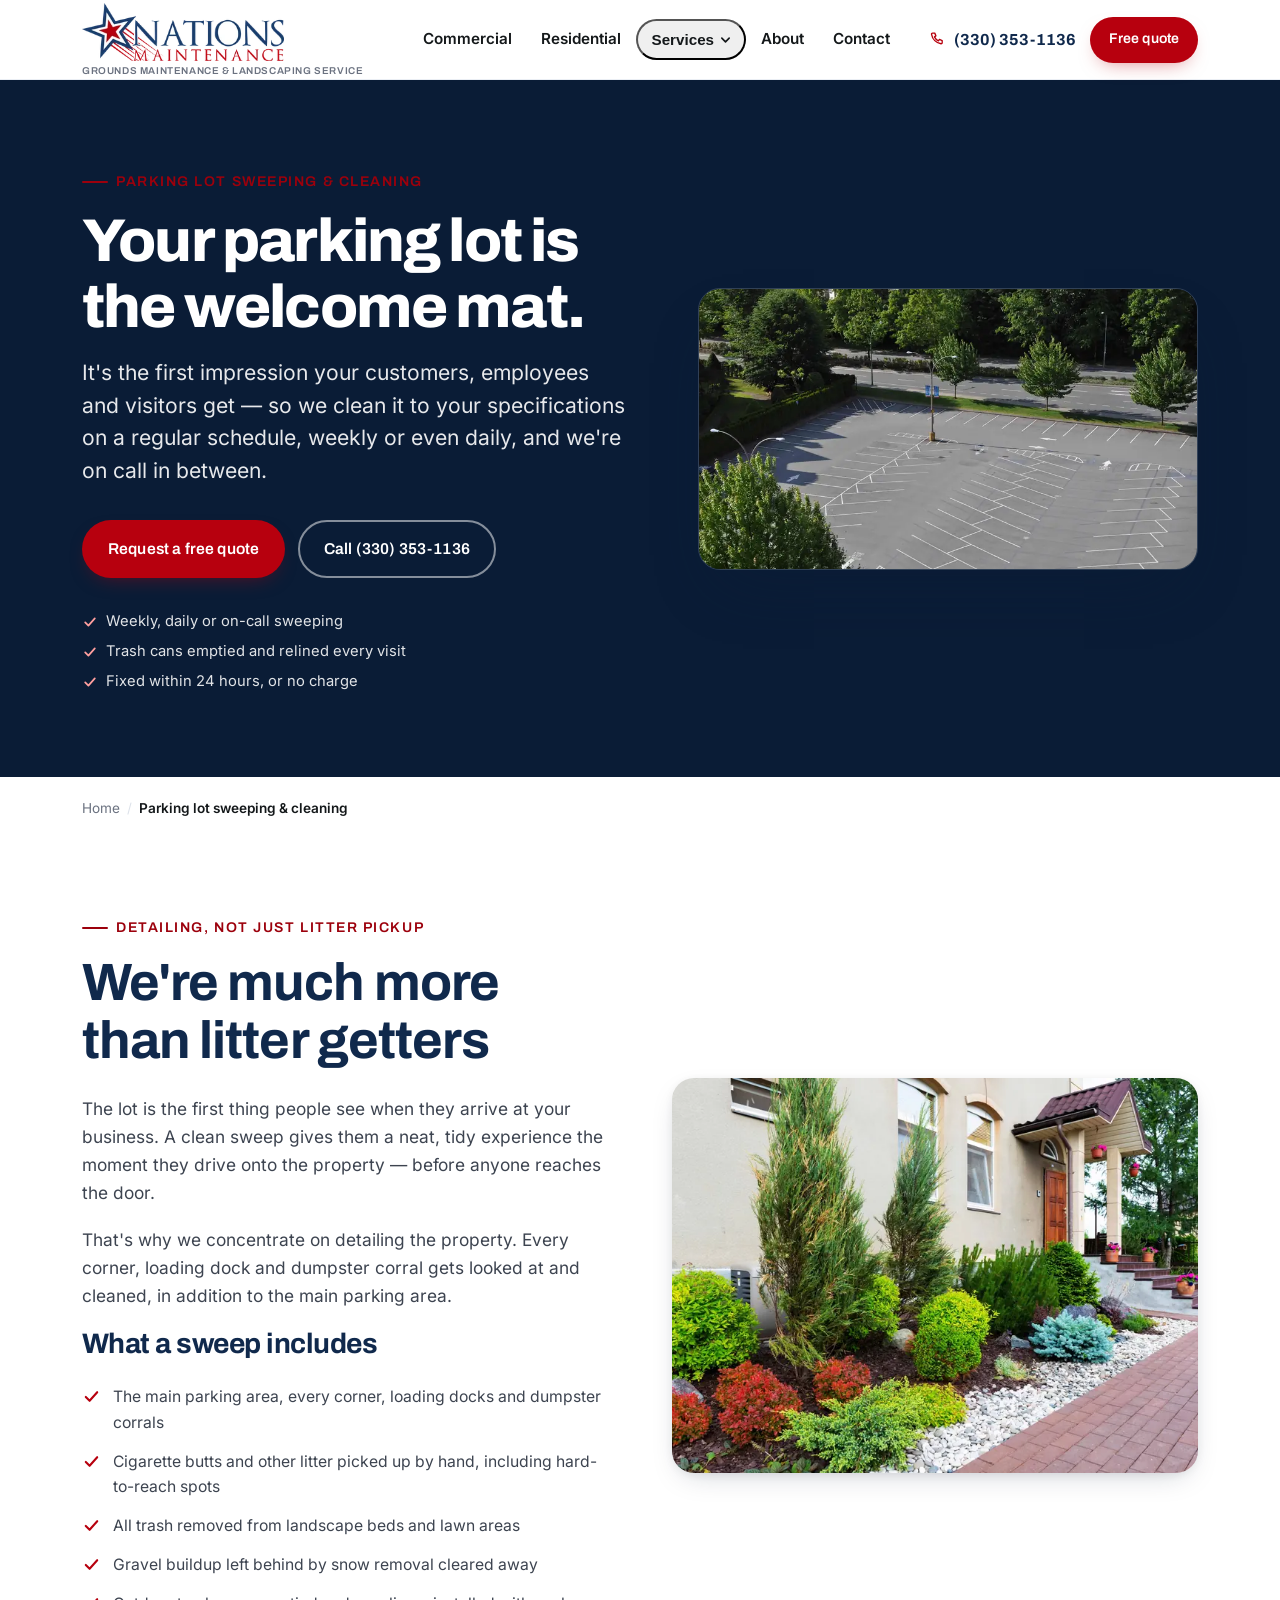
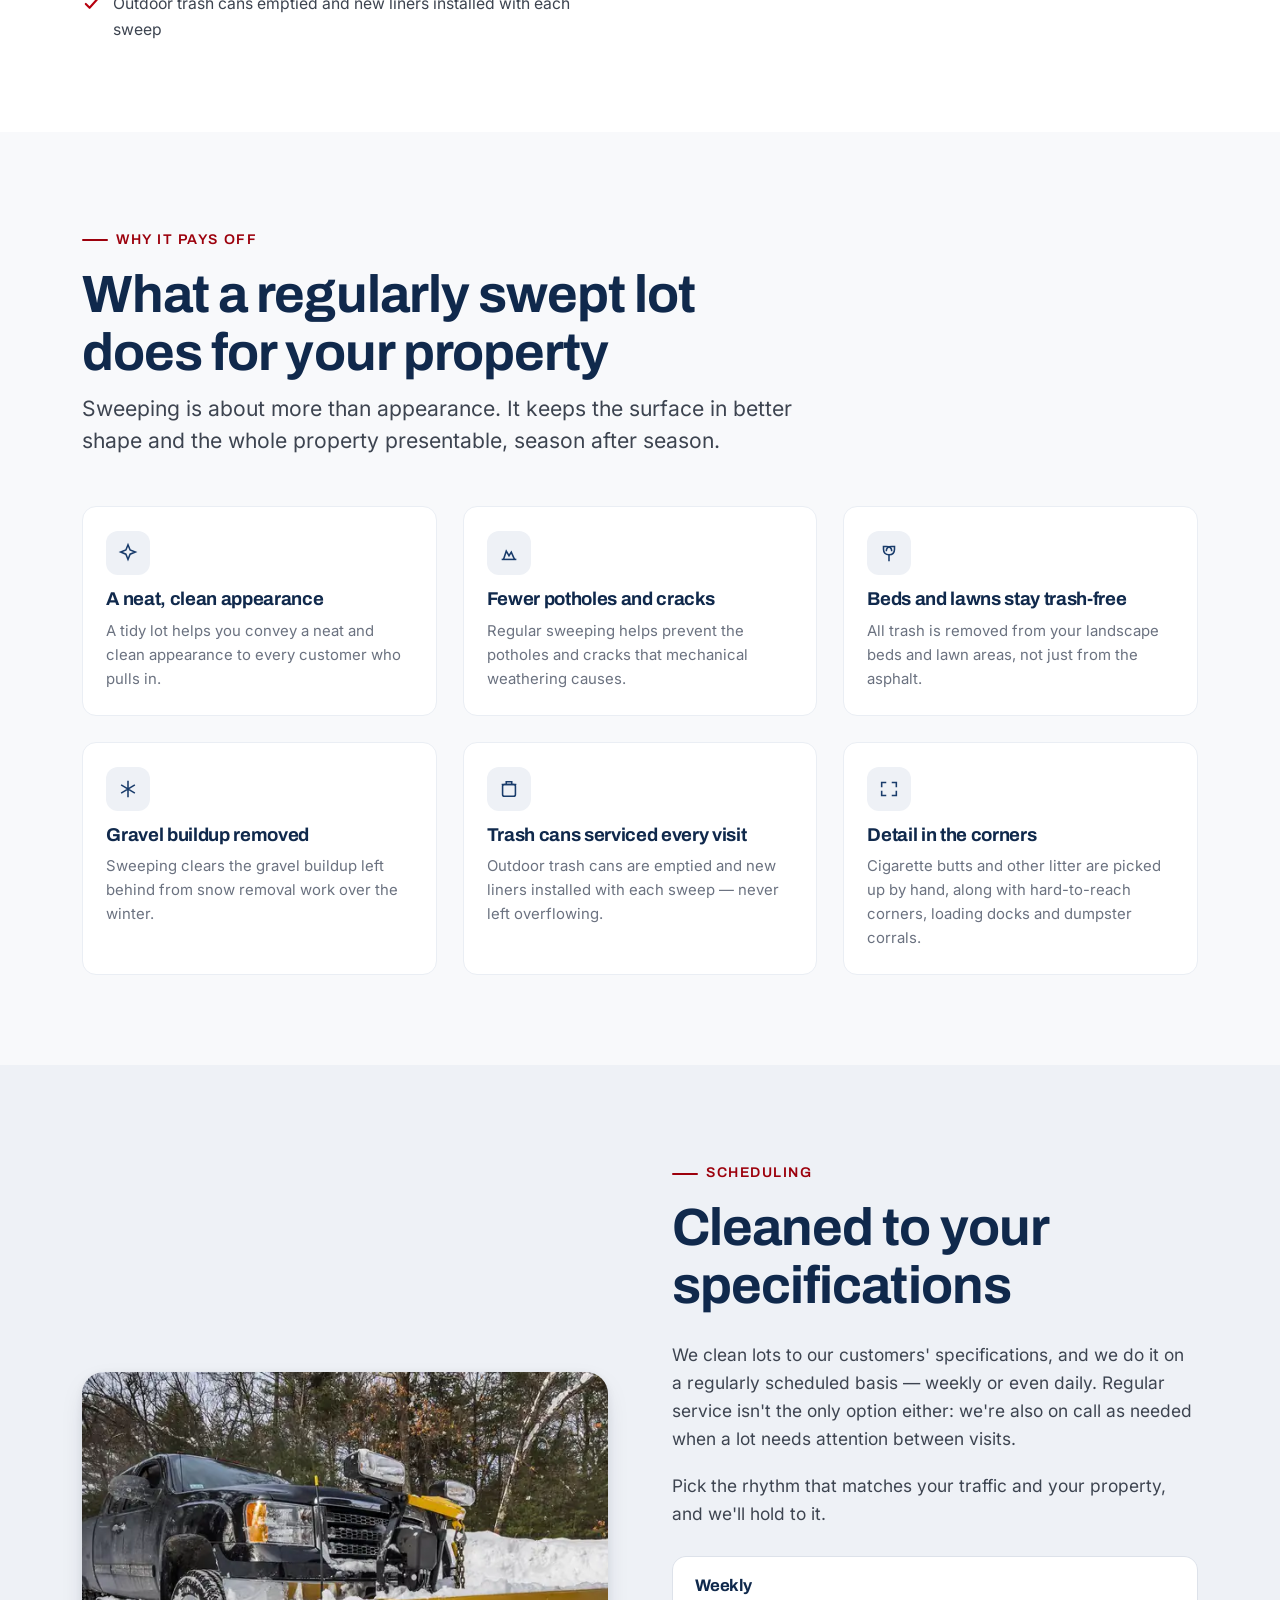
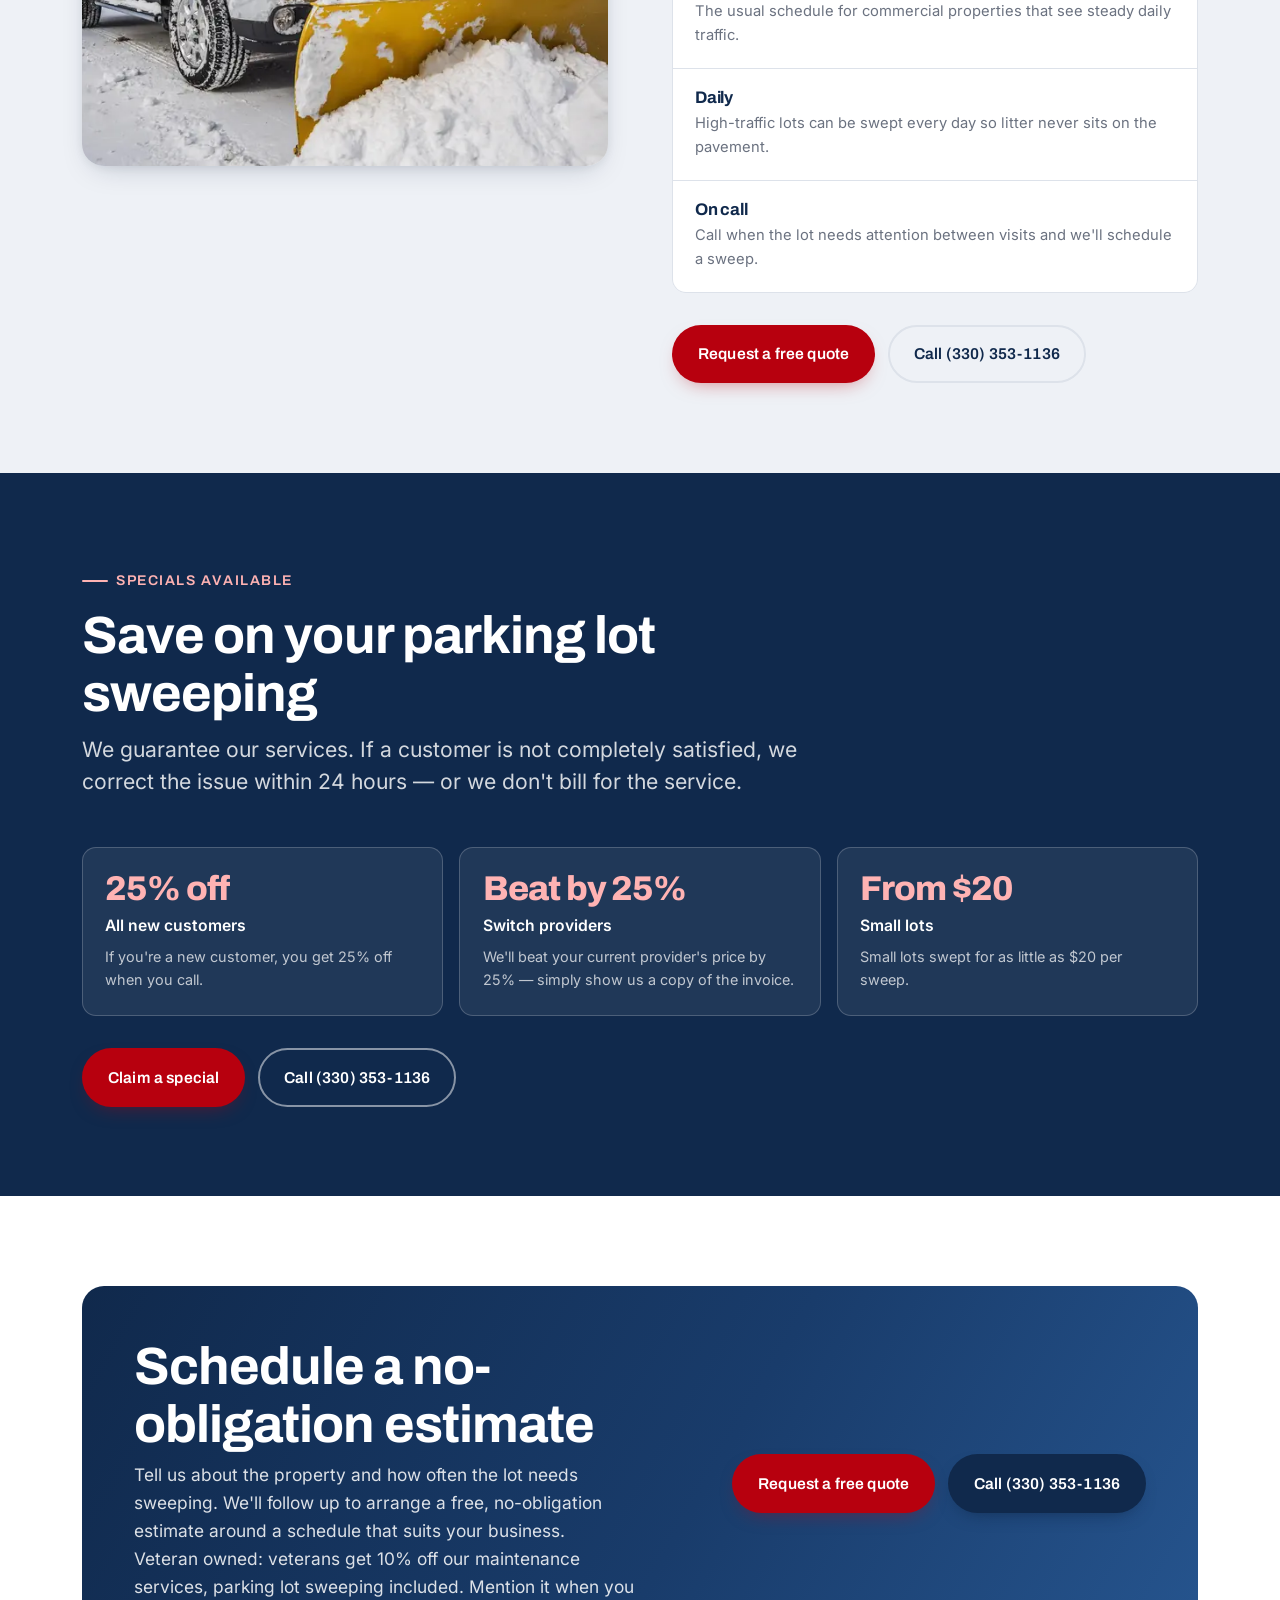
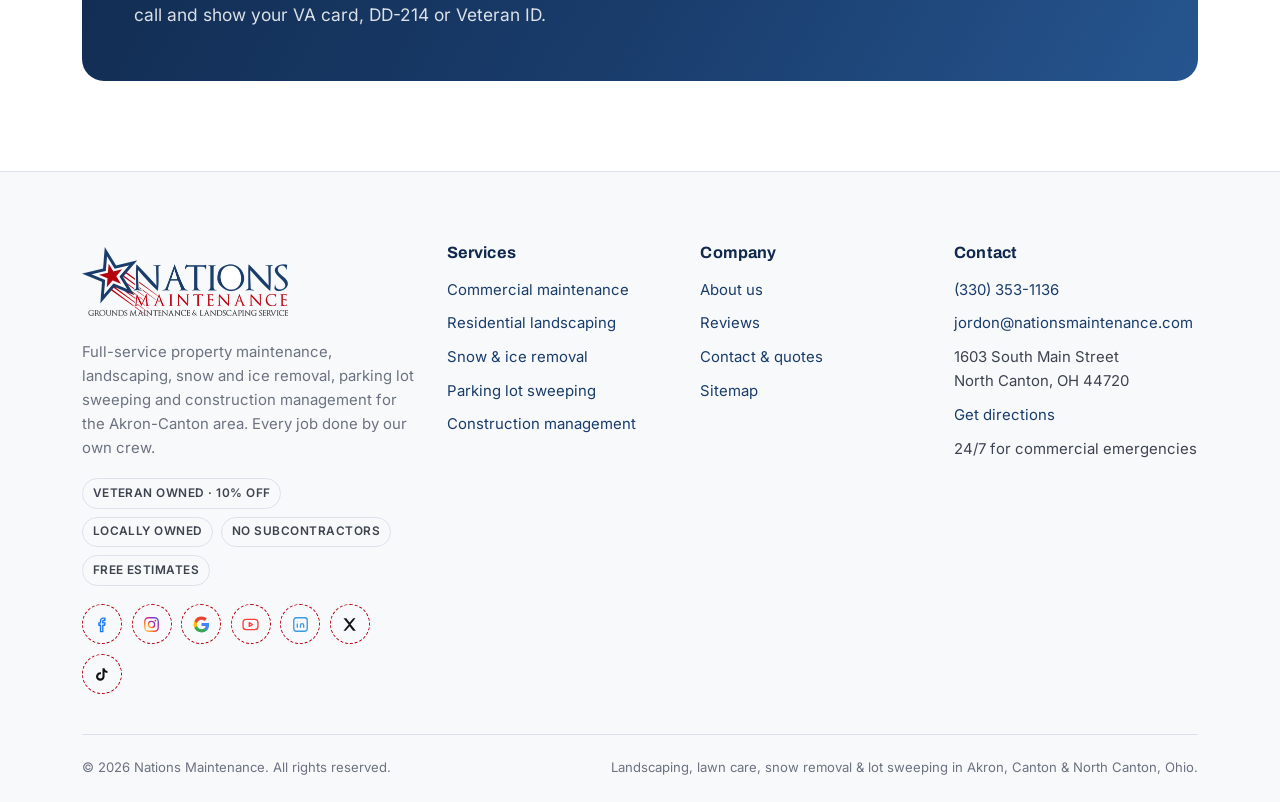
<file: parking-lot-sweeping-cleaning/index.html>
<!DOCTYPE html>
<html lang="en">
<head>
<meta charset="utf-8">
<meta name="viewport" content="width=device-width, initial-scale=1">
<title>Parking Lot Sweeping &amp; Cleaning | Nations Maintenance</title>
<meta name="description" content="Parking lot sweeping for Akron-Canton businesses — weekly, daily or on-call detail cleaning of corners, docks and trash cans. Guaranteed. Call (330) 353-1136.">
<link rel="canonical" href="https://nationsmaintenance.com/parking-lot-sweeping-cleaning/">
<meta name="theme-color" content="#193c6b">
<meta property="og:type" content="website">
<meta property="og:site_name" content="Nations Maintenance">
<meta property="og:title" content="Parking Lot Sweeping &amp; Cleaning in Akron-Canton">
<meta property="og:description" content="Scheduled lot sweeping that goes past litter pickup — corners, loading docks, dumpster corrals and trash cans. Corrected within 24 hours or no charge.">
<meta property="og:url" content="https://nationsmaintenance.com/parking-lot-sweeping-cleaning/">
<meta property="og:image" content="https://nationsmaintenance.com/assets/img/parking-lot-sweeping-1024.jpg">
<meta property="og:locale" content="en_US">
<meta name="twitter:card" content="summary_large_image">
<link rel="icon" href="/favicon.png" type="image/png" sizes="64x64">
<link rel="apple-touch-icon" href="/apple-touch-icon.png">
<link rel="preload" as="font" type="font/woff2" href="/assets/fonts/inter-400-latin.woff2" crossorigin>
<link rel="preload" as="font" type="font/woff2" href="/assets/fonts/archivo-700-latin.woff2" crossorigin>
<link rel="stylesheet" href="/assets/css/styles.css?v=11">
<link rel="preload" as="image" href="/assets/img/parking-lot-sweeping-1024.webp"
      imagesrcset="/assets/img/parking-lot-sweeping-800.webp 800w, /assets/img/parking-lot-sweeping-1024.webp 1024w"
      imagesizes="(max-width:960px) 92vw, 540px" fetchpriority="high">
<script type="application/ld+json">
{
  "@context": "https://schema.org",
  "@graph": [
    {
      "@type": "Service",
      "@id": "https://nationsmaintenance.com/parking-lot-sweeping-cleaning/#service",
      "name": "Parking lot sweeping and cleaning",
      "description": "Scheduled parking lot sweeping and detail cleaning for commercial properties in the Akron-Canton area — weekly, daily or on call. Corners, loading docks, dumpster corrals and trash cans are part of every sweep.",
      "url": "https://nationsmaintenance.com/parking-lot-sweeping-cleaning/",
      "serviceType": "Parking lot sweeping and cleaning",
      "provider": { "@id": "https://nationsmaintenance.com/#business" },
      "areaServed": [
        { "@type": "City", "name": "North Canton" },
        { "@type": "City", "name": "Canton" },
        { "@type": "City", "name": "Akron" },
        { "@type": "AdministrativeArea", "name": "Stark County, Ohio" },
        { "@type": "AdministrativeArea", "name": "Summit County, Ohio" }
      ]
    },
    {
      "@type": "BreadcrumbList",
      "itemListElement": [
        { "@type": "ListItem", "position": 1, "name": "Home", "item": "https://nationsmaintenance.com/" },
        { "@type": "ListItem", "position": 2, "name": "Parking lot sweeping & cleaning", "item": "https://nationsmaintenance.com/parking-lot-sweeping-cleaning/" }
      ]
    }
  ]
}
</script>
</head>
<body>
<a class="skip-link" href="#main">Skip to content</a>

<header class="site-header">
  <div class="container header-inner">
    <a class="brand" href="/" aria-label="Nations Maintenance — home">
      <picture>
        <source type="image/webp" srcset="/assets/img/logo-compact.webp">
        <img class="brand__logo" src="/assets/img/logo-compact.png" alt="Nations Maintenance — grounds maintenance and landscaping service" width="306" height="88" fetchpriority="high" decoding="async">
      </picture>
      <span class="brand__tag">Grounds Maintenance &amp; Landscaping Service</span>
    </a>

    <nav class="nav" id="site-nav" aria-label="Primary">
      <ul class="nav__list">
        <li><a class="nav__link" href="/commercial-services/">Commercial</a></li>
        <li><a class="nav__link" href="/residential-services/">Residential</a></li>
        <li>
          <button class="nav__link" type="button" data-dropdown aria-controls="nav-services" aria-expanded="false">
            Services
            <svg class="nav__caret" viewBox="0 0 12 12" aria-hidden="true"><path d="M2 4.5 6 8.5l4-4" fill="none" stroke="currentColor" stroke-width="1.8" stroke-linecap="round" stroke-linejoin="round"/></svg>
          </button>
          <ul class="nav__drop" id="nav-services" hidden>
            <li><a href="/parking-lot-sweeping-cleaning/" aria-current="page">Parking lot sweeping<small>Weekly, daily or on-call lot detailing</small></a></li>
            <li><a href="/snow-ice-removal/">Snow &amp; ice removal<small>Plowing, shoveling, salting — per-plow or seasonal</small></a></li>
            <li><a href="/commercial-services/">Commercial maintenance<small>All-inclusive packages for businesses</small></a></li>
            <li><a href="/residential-services/">Residential landscaping<small>Mowing, cleanups, tree work, decks</small></a></li>
            <li><a href="/construction-management/">Construction management<small>Lease to lien waiver, turn-key</small></a></li>
          </ul>
        </li>
        <li><a class="nav__link" href="/about/">About</a></li>
        <li><a class="nav__link" href="/contact/">Contact</a></li>
      </ul>
    </nav>

    <div class="header-cta">
      <a class="header-phone" href="tel:+13303531136">
        <svg viewBox="0 0 20 20" aria-hidden="true"><path d="M4.2 2.5h2.6l1.3 3.2-1.7 1.2a10 10 0 0 0 4.7 4.7l1.2-1.7 3.2 1.3v2.6a1.2 1.2 0 0 1-1.4 1.2A13.4 13.4 0 0 1 3 4a1.2 1.2 0 0 1 1.2-1.5Z" fill="none" stroke="currentColor" stroke-width="1.6" stroke-linejoin="round"/></svg>
        (330) 353-1136
      </a>
      <a class="btn btn--sm" href="/contact/">Free quote</a>
    </div>

    <button class="nav-toggle" type="button" aria-expanded="false" aria-controls="site-nav" aria-label="Open menu"><span></span></button>
  </div>
</header>

<main id="main">

  <!-- ============ HERO ============ -->
  <section class="hero hero--split" aria-labelledby="page-title">
    <div class="container hero__inner">
      <div class="hero__content">
        <p class="kicker">Parking lot sweeping &amp; cleaning</p>
        <h1 id="page-title">Your parking lot is the welcome mat.</h1>
        <p class="lead hero__lead">
          It's the first impression your customers, employees and visitors get — so we clean it to your
          specifications on a regular schedule, weekly or even daily, and we're on call in between.
        </p>
        <div class="btn-row hero__ctas">
          <a class="btn" href="/contact/">Request a free quote</a>
          <a class="btn btn--ghost" href="tel:+13303531136">Call (330) 353-1136</a>
        </div>
        <ul class="hero__points">
          <li><svg viewBox="0 0 20 20" aria-hidden="true"><path d="M4 10.5l4 4 8-9" fill="none" stroke="currentColor" stroke-width="2.2" stroke-linecap="round" stroke-linejoin="round"/></svg> Weekly, daily or on-call sweeping</li>
          <li><svg viewBox="0 0 20 20" aria-hidden="true"><path d="M4 10.5l4 4 8-9" fill="none" stroke="currentColor" stroke-width="2.2" stroke-linecap="round" stroke-linejoin="round"/></svg> Trash cans emptied and relined every visit</li>
          <li><svg viewBox="0 0 20 20" aria-hidden="true"><path d="M4 10.5l4 4 8-9" fill="none" stroke="currentColor" stroke-width="2.2" stroke-linecap="round" stroke-linejoin="round"/></svg> Fixed within 24 hours, or no charge</li>
        </ul>
      </div>
      <figure class="hero__figure reveal">
        <picture>
          <source type="image/webp" srcset="/assets/img/parking-lot-sweeping-800.webp 800w, /assets/img/parking-lot-sweeping-1024.webp 1024w" sizes="(max-width:960px) 92vw, 540px">
          <img src="/assets/img/parking-lot-sweeping-1024.jpg" srcset="/assets/img/parking-lot-sweeping-800.jpg 800w, /assets/img/parking-lot-sweeping-1024.jpg 1024w" sizes="(max-width:960px) 92vw, 540px" alt="Empty asphalt parking lot with crisp white stall striping and tidy grass islands between the rows" width="1024" height="576" fetchpriority="high" decoding="async">
        </picture>
      </figure>
    </div>
  </section>

  <!-- ============ BREADCRUMBS ============ -->
  <div class="container crumbs">
    <nav aria-label="Breadcrumb">
      <ol>
        <li><a href="/">Home</a></li>
        <li><span aria-current="page">Parking lot sweeping &amp; cleaning</span></li>
      </ol>
    </nav>
  </div>

  <!-- ============ DETAILING ============ -->
  <section class="section" aria-labelledby="detail-heading">
    <div class="container split">
      <div class="reveal">
        <p class="kicker">Detailing, not just litter pickup</p>
        <h2 id="detail-heading">We're much more than litter getters</h2>
        <p>
          The lot is the first thing people see when they arrive at your business. A clean sweep gives them
          a neat, tidy experience the moment they drive onto the property — before anyone reaches the door.
        </p>
        <p>
          That's why we concentrate on detailing the property. Every corner, loading dock and dumpster corral
          gets looked at and cleaned, in addition to the main parking area.
        </p>

        <h3>What a sweep includes</h3>
        <ul class="check-list">
          <li><svg viewBox="0 0 20 20" aria-hidden="true"><path d="M4 10.5l4 4 8-9" fill="none" stroke="currentColor" stroke-width="2.2" stroke-linecap="round" stroke-linejoin="round"/></svg> The main parking area, every corner, loading docks and dumpster corrals</li>
          <li><svg viewBox="0 0 20 20" aria-hidden="true"><path d="M4 10.5l4 4 8-9" fill="none" stroke="currentColor" stroke-width="2.2" stroke-linecap="round" stroke-linejoin="round"/></svg> Cigarette butts and other litter picked up by hand, including hard-to-reach spots</li>
          <li><svg viewBox="0 0 20 20" aria-hidden="true"><path d="M4 10.5l4 4 8-9" fill="none" stroke="currentColor" stroke-width="2.2" stroke-linecap="round" stroke-linejoin="round"/></svg> All trash removed from landscape beds and lawn areas</li>
          <li><svg viewBox="0 0 20 20" aria-hidden="true"><path d="M4 10.5l4 4 8-9" fill="none" stroke="currentColor" stroke-width="2.2" stroke-linecap="round" stroke-linejoin="round"/></svg> Gravel buildup left behind by snow removal cleared away</li>
          <li><svg viewBox="0 0 20 20" aria-hidden="true"><path d="M4 10.5l4 4 8-9" fill="none" stroke="currentColor" stroke-width="2.2" stroke-linecap="round" stroke-linejoin="round"/></svg> Outdoor trash cans emptied and new liners installed with each sweep</li>
        </ul>
      </div>
      <figure class="split__figure reveal">
        <picture>
          <source type="image/webp" srcset="/assets/img/commercial-landscaping-entrance-500.webp 500w, /assets/img/commercial-landscaping-entrance-800.webp 800w" sizes="(max-width:960px) 92vw, 540px">
          <img src="/assets/img/commercial-landscaping-entrance-800.jpg" srcset="/assets/img/commercial-landscaping-entrance-500.jpg 500w, /assets/img/commercial-landscaping-entrance-800.jpg 800w" sizes="(max-width:960px) 92vw, 540px" alt="Mulched commercial planting bed of evergreens and red shrubs, edged in white stone beside a brick entrance walkway" width="800" height="533" loading="lazy" decoding="async">
        </picture>
      </figure>
    </div>
  </section>

  <!-- ============ BENEFITS ============ -->
  <section class="section section--sand" aria-labelledby="benefits-heading">
    <div class="container">
      <div class="section-head">
        <p class="kicker">Why it pays off</p>
        <h2 id="benefits-heading">What a regularly swept lot does for your property</h2>
        <p class="lead">Sweeping is about more than appearance. It keeps the surface in better shape and the whole property presentable, season after season.</p>
      </div>

      <div class="grid grid--3">
        <article class="tile reveal">
          <div class="tile__icon"><svg viewBox="0 0 24 24" fill="none" stroke="currentColor" stroke-width="1.7" aria-hidden="true"><path d="M12 3l2.3 5.7L20 11l-5.7 2.3L12 19l-2.3-5.7L4 11l5.7-2.3Z"/></svg></div>
          <h3>A neat, clean appearance</h3>
          <p>A tidy lot helps you convey a neat and clean appearance to every customer who pulls in.</p>
        </article>
        <article class="tile reveal">
          <div class="tile__icon"><svg viewBox="0 0 24 24" fill="none" stroke="currentColor" stroke-width="1.7" aria-hidden="true"><path d="M4 19h16"/><path d="M6 19l3-9 3 5 2.5-4L18 19"/></svg></div>
          <h3>Fewer potholes and cracks</h3>
          <p>Regular sweeping helps prevent the potholes and cracks that mechanical weathering causes.</p>
        </article>
        <article class="tile reveal">
          <div class="tile__icon"><svg viewBox="0 0 24 24" fill="none" stroke="currentColor" stroke-width="1.7" aria-hidden="true"><path d="M12 21v-7"/><path d="M12 14c-4 0-6-2.5-6-6V5h3c3.5 0 6 2 6 5"/><path d="M12 14c4 0 6-2.5 6-6V5h-3c-3.5 0-6 2-6 5"/></svg></div>
          <h3>Beds and lawns stay trash-free</h3>
          <p>All trash is removed from your landscape beds and lawn areas, not just from the asphalt.</p>
        </article>
        <article class="tile reveal">
          <div class="tile__icon"><svg viewBox="0 0 24 24" fill="none" stroke="currentColor" stroke-width="1.7" aria-hidden="true"><path d="M12 3v18M4.5 7.5l15 9M19.5 7.5l-15 9"/></svg></div>
          <h3>Gravel buildup removed</h3>
          <p>Sweeping clears the gravel buildup left behind from snow removal work over the winter.</p>
        </article>
        <article class="tile reveal">
          <div class="tile__icon"><svg viewBox="0 0 24 24" fill="none" stroke="currentColor" stroke-width="1.7" aria-hidden="true"><rect x="5" y="7" width="14" height="13" rx="2"/><path d="M4 7h16M9 7V4h6v3"/></svg></div>
          <h3>Trash cans serviced every visit</h3>
          <p>Outdoor trash cans are emptied and new liners installed with each sweep — never left overflowing.</p>
        </article>
        <article class="tile reveal">
          <div class="tile__icon"><svg viewBox="0 0 24 24" fill="none" stroke="currentColor" stroke-width="1.7" aria-hidden="true"><path d="M4 10V5h5M20 10V5h-5M4 14v5h5M20 14v5h-5"/></svg></div>
          <h3>Detail in the corners</h3>
          <p>Cigarette butts and other litter are picked up by hand, along with hard-to-reach corners, loading docks and dumpster corrals.</p>
        </article>
      </div>
    </div>
  </section>

  <!-- ============ SCHEDULING ============ -->
  <section class="section section--sand2" aria-labelledby="schedule-heading">
    <div class="container split">
      <figure class="split__figure reveal">
        <picture>
          <source type="image/webp" srcset="/assets/img/snow-plow-parking-lot-clearing-800.webp 800w, /assets/img/snow-plow-parking-lot-clearing-1024.webp 1024w" sizes="(max-width:960px) 92vw, 540px">
          <img src="/assets/img/snow-plow-parking-lot-clearing-1024.jpg" srcset="/assets/img/snow-plow-parking-lot-clearing-800.jpg 800w, /assets/img/snow-plow-parking-lot-clearing-1024.jpg 1024w" sizes="(max-width:960px) 92vw, 540px" alt="Pickup truck fitted with a yellow snow plow blade pushing snow beside a treeline" width="1024" height="576" loading="lazy" decoding="async">
        </picture>
      </figure>
      <div class="reveal">
        <p class="kicker">Scheduling</p>
        <h2 id="schedule-heading">Cleaned to your specifications</h2>
        <p>
          We clean lots to our customers' specifications, and we do it on a regularly scheduled basis —
          weekly or even daily. Regular service isn't the only option either: we're also on call as needed
          when a lot needs attention between visits.
        </p>
        <p class="mb-7">Pick the rhythm that matches your traffic and your property, and we'll hold to it.</p>
        <div class="facts">
          <div>
            <h3>Weekly</h3>
            <p>The usual schedule for commercial properties that see steady daily traffic.</p>
          </div>
          <div>
            <h3>Daily</h3>
            <p>High-traffic lots can be swept every day so litter never sits on the pavement.</p>
          </div>
          <div>
            <h3>On call</h3>
            <p>Call when the lot needs attention between visits and we'll schedule a sweep.</p>
          </div>
        </div>
        <div class="btn-row mt-8">
          <a class="btn" href="/contact/">Request a free quote</a>
          <a class="btn btn--outline" href="tel:+13303531136">Call (330) 353-1136</a>
        </div>
      </div>
    </div>
  </section>

  <!-- ============ SPECIALS ============ -->
  <section class="section section--dark" aria-labelledby="specials-heading">
    <div class="container">
      <div class="section-head">
        <p class="kicker">Specials available</p>
        <h2 id="specials-heading">Save on your parking lot sweeping</h2>
        <p class="lead">
          We guarantee our services. If a customer is not completely satisfied, we correct the issue within
          24 hours — or we don't bill for the service.
        </p>
      </div>

      <div class="offer-grid">
        <div class="offer reveal">
          <div class="offer__amount">25% off</div>
          <div class="offer__label">All new customers</div>
          <p>If you're a new customer, you get 25% off when you call.</p>
        </div>
        <div class="offer reveal">
          <div class="offer__amount">Beat by 25%</div>
          <div class="offer__label">Switch providers</div>
          <p>We'll beat your current provider's price by 25% — simply show us a copy of the invoice.</p>
        </div>
        <div class="offer reveal">
          <div class="offer__amount">From $20</div>
          <div class="offer__label">Small lots</div>
          <p>Small lots swept for as little as $20 per sweep.</p>
        </div>
      </div>

      <div class="btn-row mt-8">
        <a class="btn" href="/contact/">Claim a special</a>
        <a class="btn btn--ghost" href="tel:+13303531136">Call (330) 353-1136</a>
      </div>
    </div>
  </section>

  <!-- ============ CLOSING CTA ============ -->
  <section class="section" aria-labelledby="cta-heading">
    <div class="container">
      <div class="cta-band reveal">
        <div>
          <h2 id="cta-heading">Schedule a no-obligation estimate</h2>
          <p>
            Tell us about the property and how often the lot needs sweeping. We'll follow up to arrange a
            free, no-obligation estimate around a schedule that suits your business.
          </p>
          <p>Veteran owned: veterans get 10% off our maintenance services, parking lot sweeping included. Mention it when you call and show your VA card, DD-214 or Veteran ID.</p>
        </div>
        <div class="btn-row">
          <a class="btn" href="/contact/">Request a free quote</a>
          <a class="btn btn--dark" href="tel:+13303531136">Call (330) 353-1136</a>
        </div>
      </div>
    </div>
  </section>

</main>

<footer class="site-footer">
  <div class="container">
    <div class="footer-grid">
      <div>
        <a class="brand" href="/" aria-label="Nations Maintenance — home">
          <picture>
            <source type="image/webp" srcset="/assets/img/logo.webp">
            <img class="brand__logo" src="/assets/img/logo.png" alt="Nations Maintenance — grounds maintenance and landscaping service" width="411" height="144" loading="lazy" decoding="async">
          </picture>
        </a>
        <p class="mt-5">Full-service property maintenance, landscaping, snow and ice removal, parking lot sweeping and construction management for the Akron-Canton area. Every job done by our own crew.</p>
        <div class="footer-badges">
          <span>Veteran owned · 10% off</span>
          <span>Locally owned</span>
          <span>No subcontractors</span>
          <span>Free estimates</span>
        </div>
      </div>

      <div>
        <h2>Services</h2>
        <ul>
          <li><a href="/commercial-services/">Commercial maintenance</a></li>
          <li><a href="/residential-services/">Residential landscaping</a></li>
          <li><a href="/snow-ice-removal/">Snow &amp; ice removal</a></li>
          <li><a href="/parking-lot-sweeping-cleaning/">Parking lot sweeping</a></li>
          <li><a href="/construction-management/">Construction management</a></li>
        </ul>
      </div>

      <div>
        <h2>Company</h2>
        <ul>
          <li><a href="/about/">About us</a></li>
          <li><a href="/reviews/">Reviews</a></li>
          <li><a href="/contact/">Contact &amp; quotes</a></li>
          <li><a href="/sitemap.xml">Sitemap</a></li>
        </ul>
      </div>

      <div>
        <h2>Contact</h2>
        <ul>
          <li><a href="tel:+13303531136">(330) 353-1136</a></li>
          <li><a href="mailto:jordon@nationsmaintenance.com">jordon@nationsmaintenance.com</a></li>
          <li>1603 South Main Street<br>North Canton, OH 44720</li>
          <li><a href="https://maps.google.com/?q=1603+South+Main+Street+North+Canton+OH+44720" target="_blank" rel="noopener">Get directions</a></li>
          <li>24/7 for commercial emergencies</li>
        </ul>
      </div>
    </div>

    <div class="footer-note">
      <span>&copy; <span data-year>2026</span> Nations Maintenance. All rights reserved.</span>
      <span>Landscaping, lawn care, snow removal &amp; lot sweeping in Akron, Canton &amp; North Canton, Ohio.</span>
    </div>
  </div>
</footer>

<div class="action-bar">
  <a class="btn btn--dark" href="tel:+13303531136">
    <svg viewBox="0 0 20 20" aria-hidden="true" fill="none" stroke="currentColor" stroke-width="1.6"><path d="M4.2 2.5h2.6l1.3 3.2-1.7 1.2a10 10 0 0 0 4.7 4.7l1.2-1.7 3.2 1.3v2.6a1.2 1.2 0 0 1-1.4 1.2A13.4 13.4 0 0 1 3 4a1.2 1.2 0 0 1 1.2-1.5Z" stroke-linejoin="round"/></svg>
    Call now
  </a>
  <a class="btn" href="/contact/">Free quote</a>
</div>

<script src="/assets/js/main.js?v=11" defer></script>
</body>
</html>
</file>
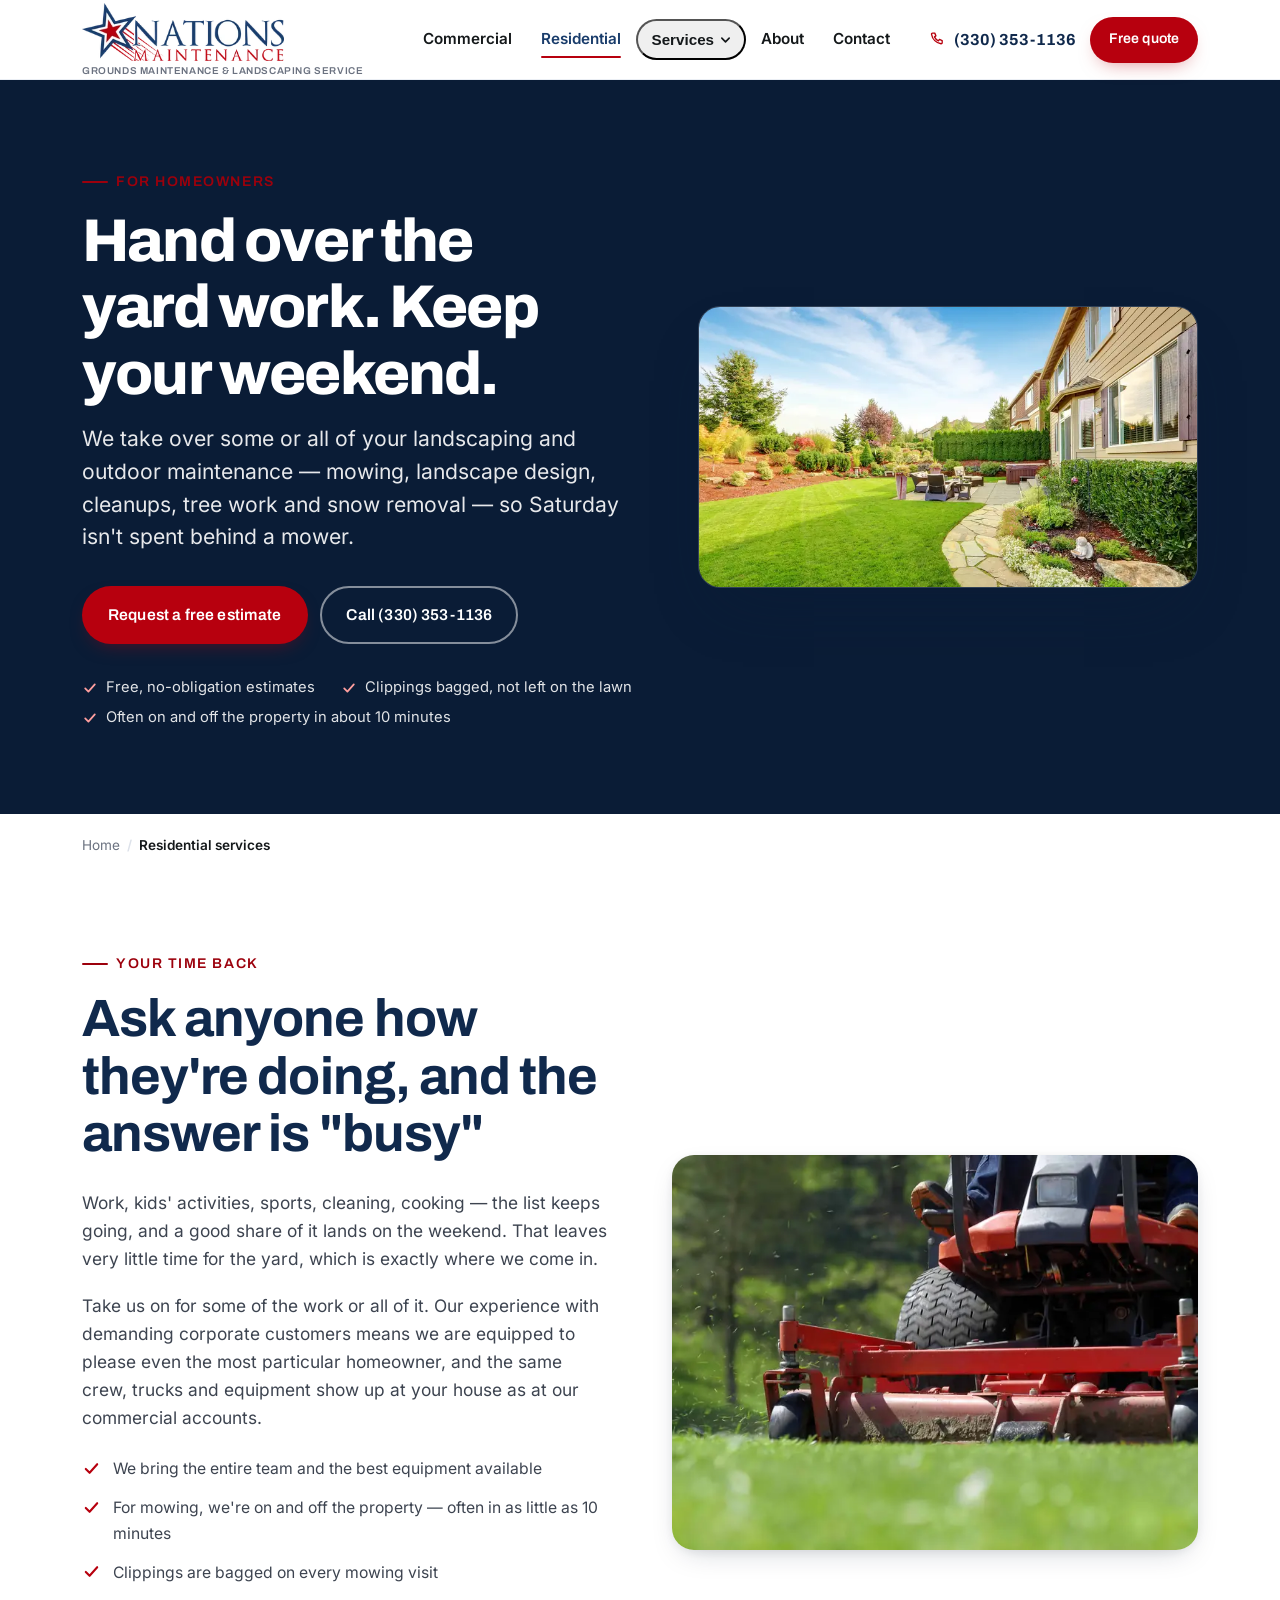
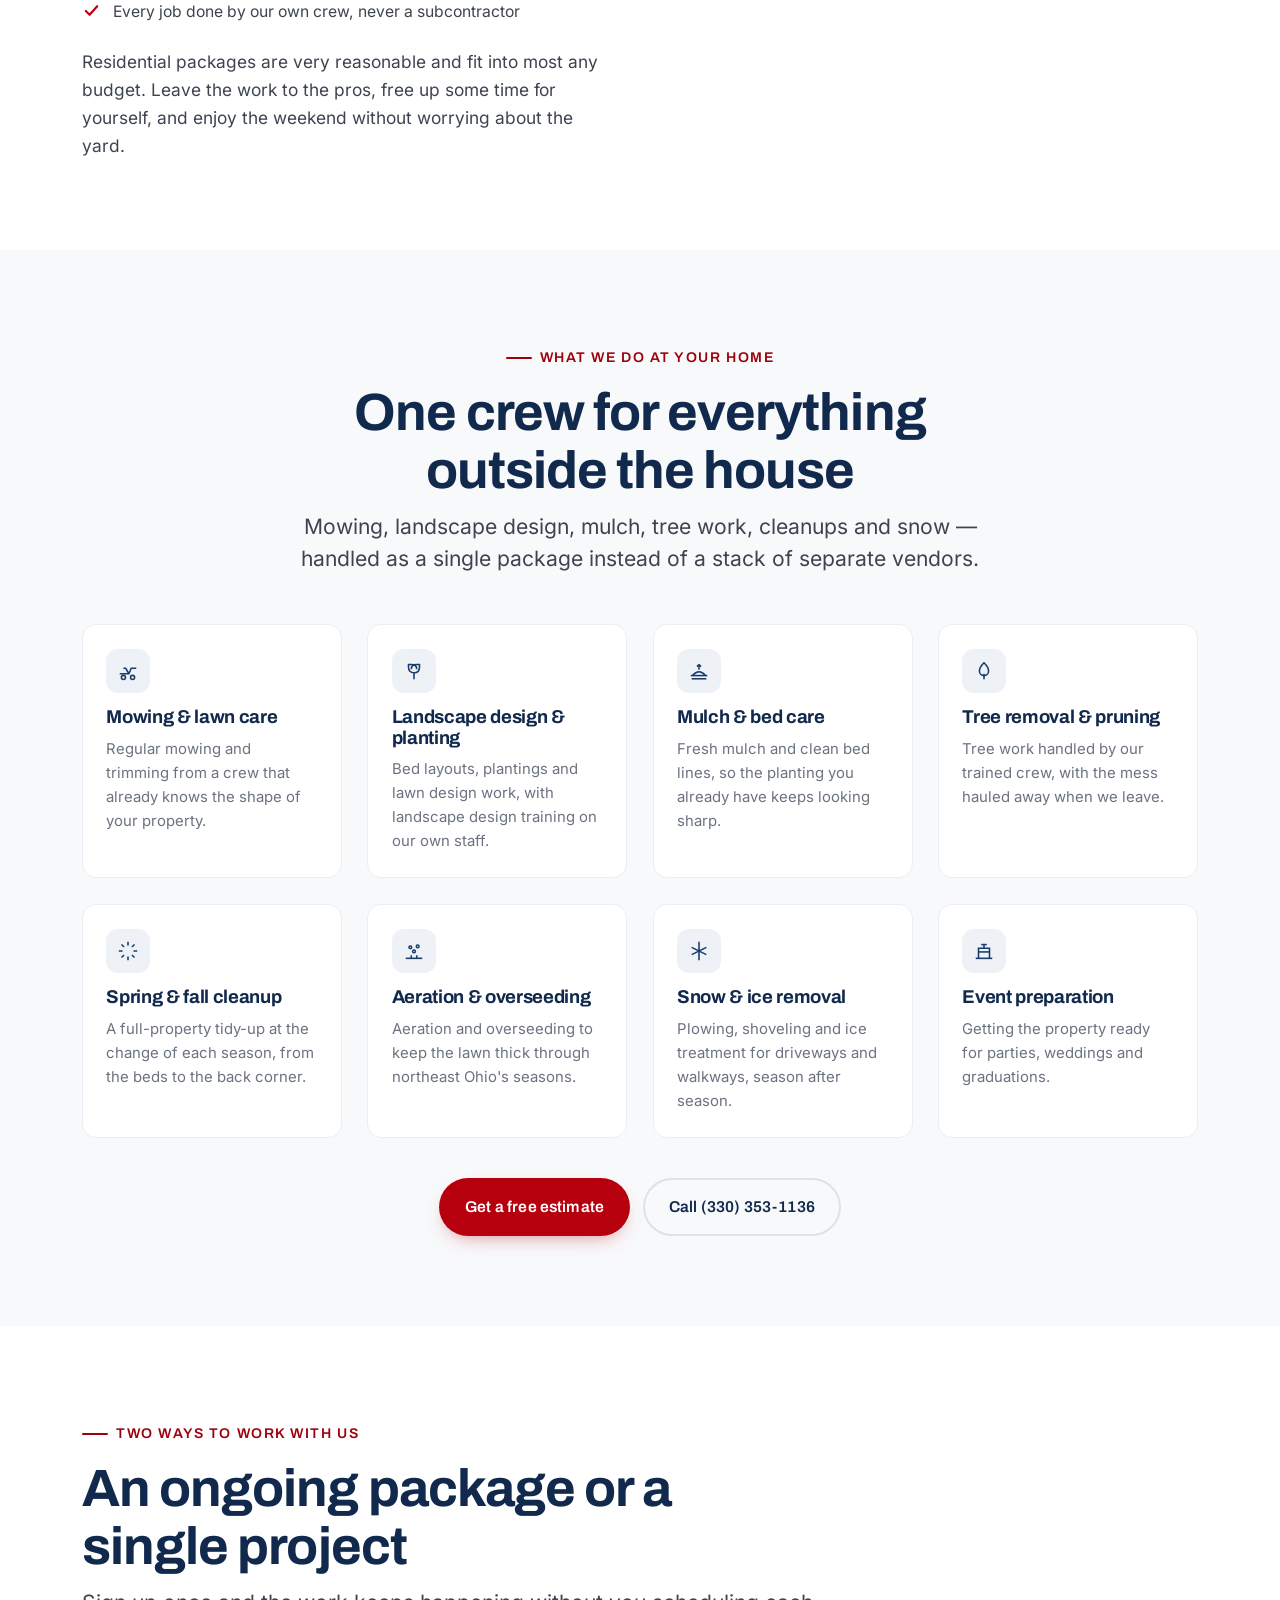
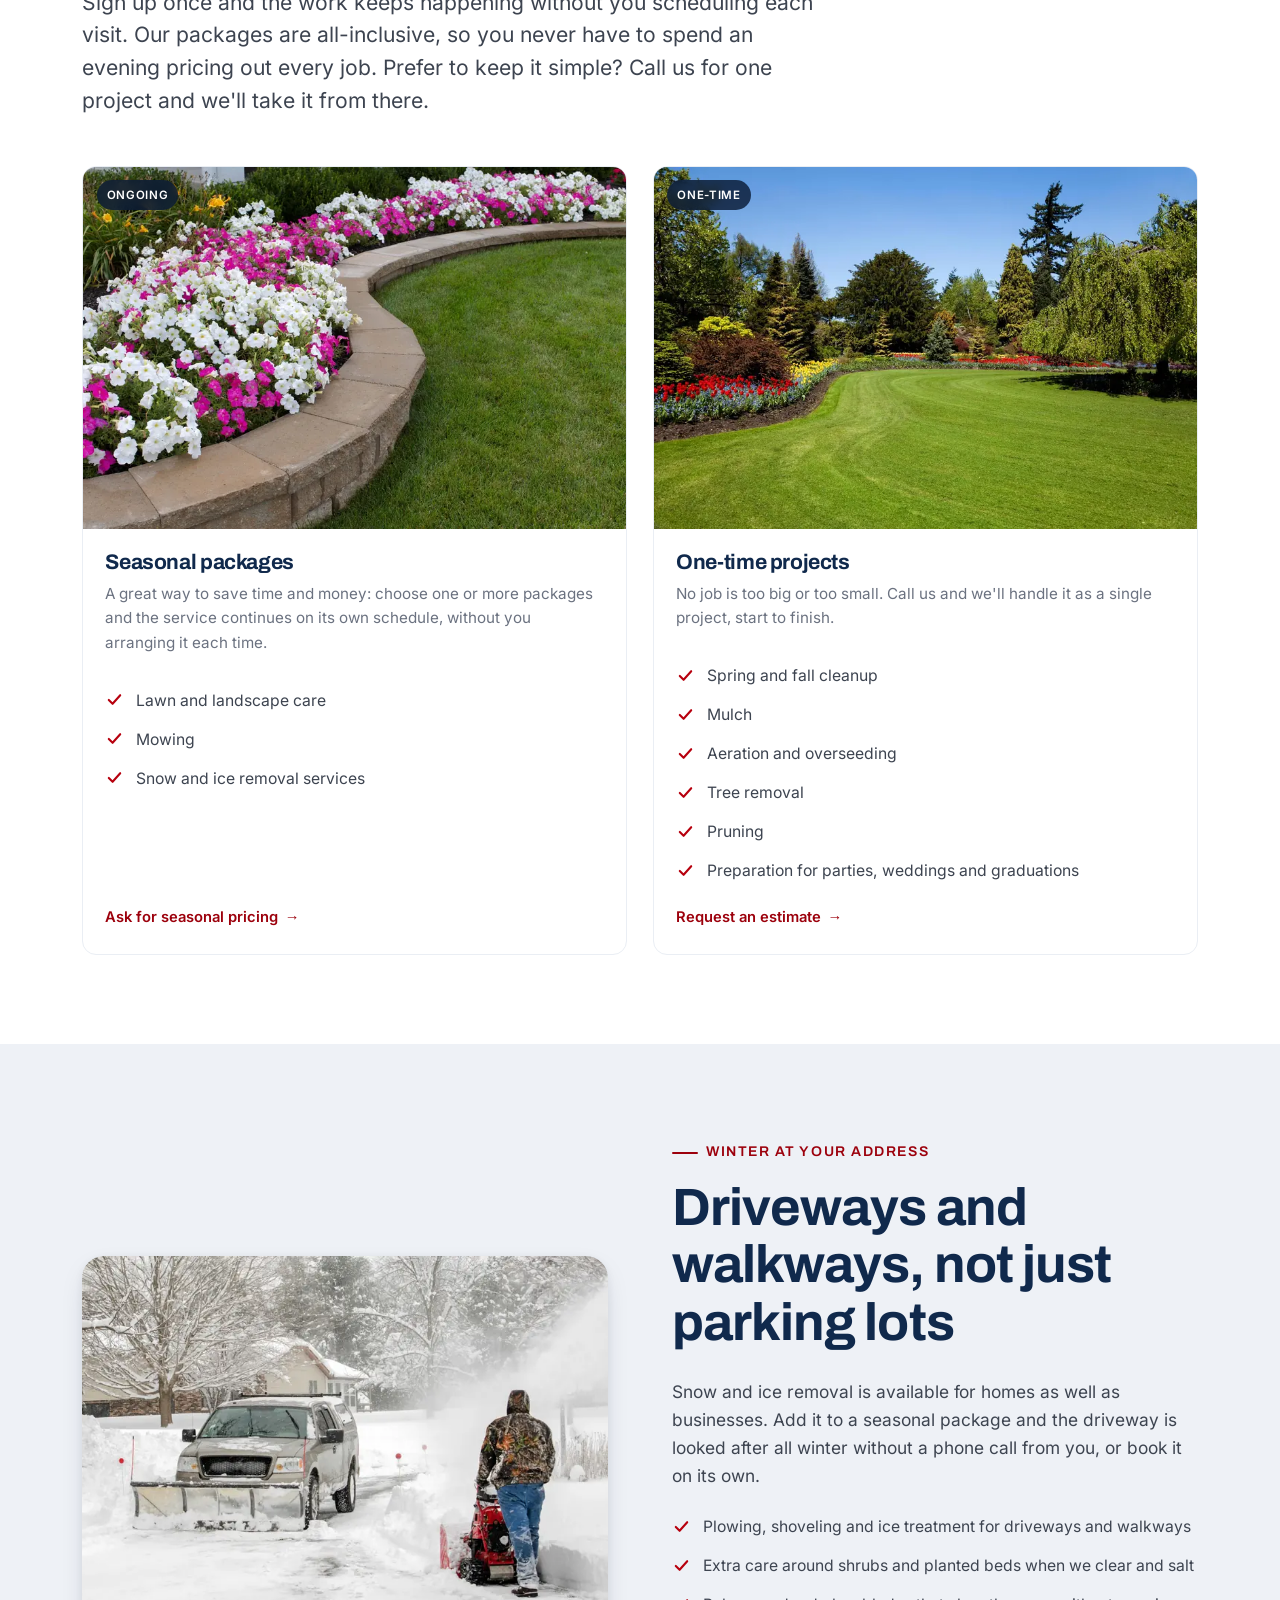
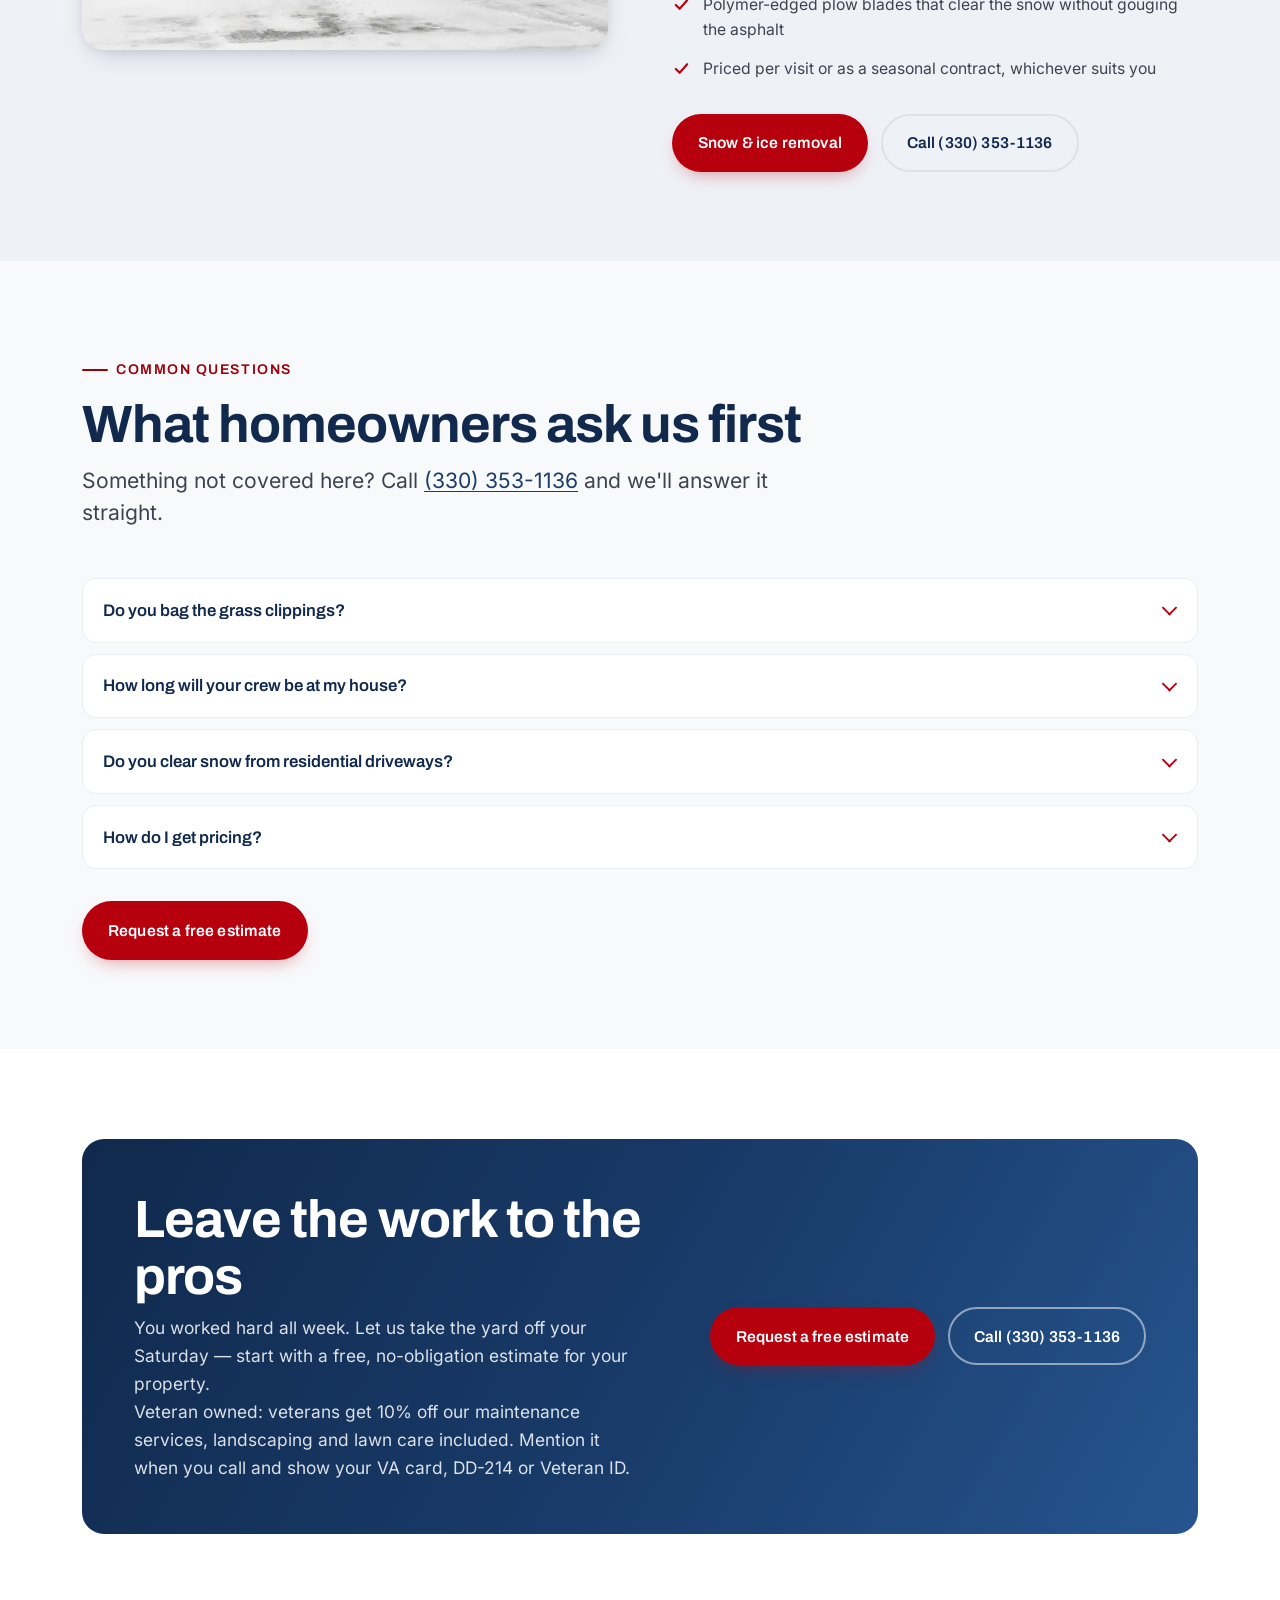
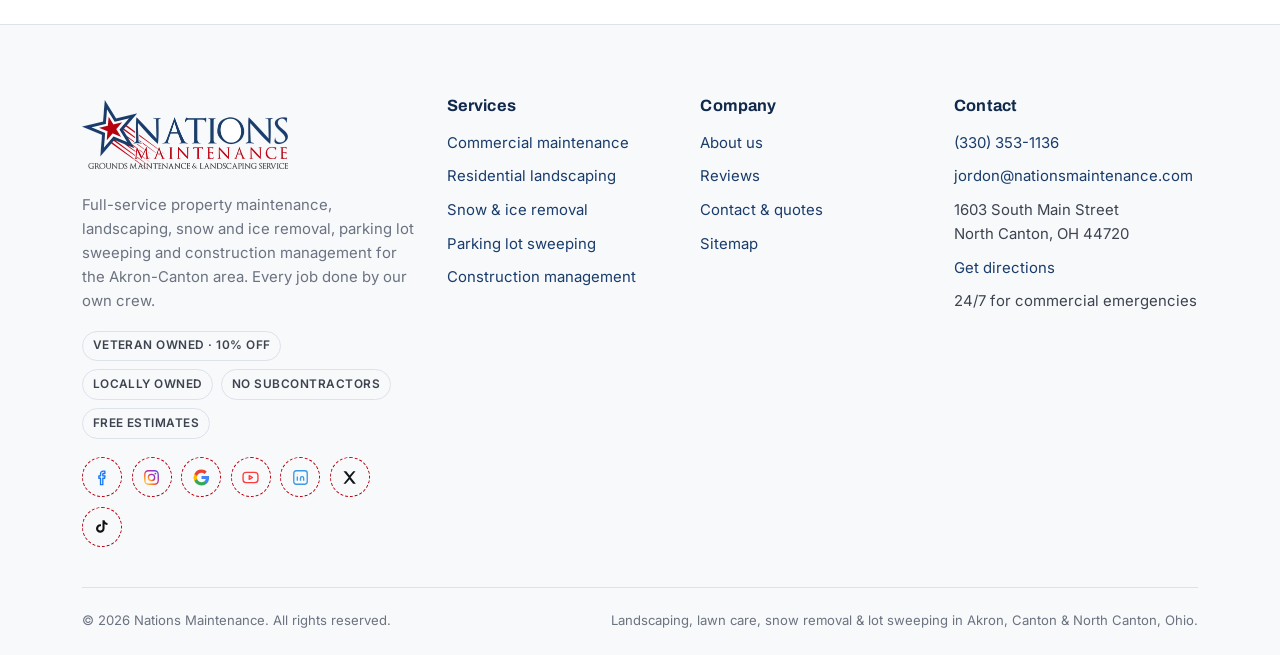
<file: residential-services/index.html>
<!DOCTYPE html>
<html lang="en">
<head>
<meta charset="utf-8">
<meta name="viewport" content="width=device-width, initial-scale=1">
<title>Residential Landscaping &amp; Lawn Care | Nations Maintenance</title>
<meta name="description" content="Residential landscaping and lawn care in Akron-Canton — mowing, mulch, cleanups, tree work and snow removal, clippings bagged. Free estimates: (330) 353-1136.">
<link rel="canonical" href="https://nationsmaintenance.com/residential-services/">
<meta name="theme-color" content="#193c6b">
<meta property="og:type" content="website">
<meta property="og:site_name" content="Nations Maintenance">
<meta property="og:title" content="Residential Landscaping &amp; Lawn Care in Akron-Canton">
<meta property="og:description" content="Mowing, landscape design, mulch, cleanups, tree work and snow removal for homeowners. Free, no-obligation estimates, and your clippings bagged every visit.">
<meta property="og:url" content="https://nationsmaintenance.com/residential-services/">
<meta property="og:image" content="https://nationsmaintenance.com/assets/img/residential-backyard-patio-1024.jpg">
<meta property="og:locale" content="en_US">
<meta name="twitter:card" content="summary_large_image">
<link rel="icon" href="/favicon.png" type="image/png" sizes="64x64">
<link rel="apple-touch-icon" href="/apple-touch-icon.png">
<link rel="preload" as="font" type="font/woff2" href="/assets/fonts/inter-400-latin.woff2" crossorigin>
<link rel="preload" as="font" type="font/woff2" href="/assets/fonts/archivo-700-latin.woff2" crossorigin>
<link rel="stylesheet" href="/assets/css/styles.css?v=11">
<link rel="preload" as="image" href="/assets/img/residential-backyard-patio-1024.webp"
      imagesrcset="/assets/img/residential-backyard-patio-800.webp 800w, /assets/img/residential-backyard-patio-1024.webp 1024w"
      imagesizes="(max-width:960px) 92vw, 540px" fetchpriority="high">
<script type="application/ld+json">
{
  "@context": "https://schema.org",
  "@graph": [
    {
      "@type": "Service",
      "@id": "https://nationsmaintenance.com/residential-services/#service",
      "name": "Residential landscaping and lawn care",
      "description": "Landscaping, lawn mowing, landscape design, mulch, seasonal cleanups, aeration and overseeding, tree removal and pruning, and snow and ice removal for homeowners in the Akron-Canton area. Ongoing seasonal packages or one-time projects, all handled by our own crew.",
      "url": "https://nationsmaintenance.com/residential-services/",
      "serviceType": "Residential landscaping and property maintenance",
      "provider": { "@id": "https://nationsmaintenance.com/#business" },
      "areaServed": [
        { "@type": "City", "name": "North Canton" },
        { "@type": "City", "name": "Canton" },
        { "@type": "City", "name": "Akron" },
        { "@type": "AdministrativeArea", "name": "Stark County, Ohio" },
        { "@type": "AdministrativeArea", "name": "Summit County, Ohio" }
      ]
    },
    {
      "@type": "BreadcrumbList",
      "itemListElement": [
        { "@type": "ListItem", "position": 1, "name": "Home", "item": "https://nationsmaintenance.com/" },
        { "@type": "ListItem", "position": 2, "name": "Residential services", "item": "https://nationsmaintenance.com/residential-services/" }
      ]
    }
  ]
}
</script>
</head>
<body>
<a class="skip-link" href="#main">Skip to content</a>

<header class="site-header">
  <div class="container header-inner">
    <a class="brand" href="/" aria-label="Nations Maintenance — home">
      <picture>
        <source type="image/webp" srcset="/assets/img/logo-compact.webp">
        <img class="brand__logo" src="/assets/img/logo-compact.png" alt="Nations Maintenance — grounds maintenance and landscaping service" width="306" height="88" fetchpriority="high" decoding="async">
      </picture>
      <span class="brand__tag">Grounds Maintenance &amp; Landscaping Service</span>
    </a>

    <nav class="nav" id="site-nav" aria-label="Primary">
      <ul class="nav__list">
        <li><a class="nav__link" href="/commercial-services/">Commercial</a></li>
        <li><a class="nav__link" href="/residential-services/" aria-current="page">Residential</a></li>
        <li>
          <button class="nav__link" type="button" data-dropdown aria-controls="nav-services" aria-expanded="false">
            Services
            <svg class="nav__caret" viewBox="0 0 12 12" aria-hidden="true"><path d="M2 4.5 6 8.5l4-4" fill="none" stroke="currentColor" stroke-width="1.8" stroke-linecap="round" stroke-linejoin="round"/></svg>
          </button>
          <ul class="nav__drop" id="nav-services" hidden>
            <li><a href="/parking-lot-sweeping-cleaning/">Parking lot sweeping<small>Weekly, daily or on-call lot detailing</small></a></li>
            <li><a href="/snow-ice-removal/">Snow &amp; ice removal<small>Plowing, shoveling, salting — per-plow or seasonal</small></a></li>
            <li><a href="/commercial-services/">Commercial maintenance<small>All-inclusive packages for businesses</small></a></li>
            <li><a href="/residential-services/">Residential landscaping<small>Mowing, cleanups, tree work, decks</small></a></li>
            <li><a href="/construction-management/">Construction management<small>Lease to lien waiver, turn-key</small></a></li>
          </ul>
        </li>
        <li><a class="nav__link" href="/about/">About</a></li>
        <li><a class="nav__link" href="/contact/">Contact</a></li>
      </ul>
    </nav>

    <div class="header-cta">
      <a class="header-phone" href="tel:+13303531136">
        <svg viewBox="0 0 20 20" aria-hidden="true"><path d="M4.2 2.5h2.6l1.3 3.2-1.7 1.2a10 10 0 0 0 4.7 4.7l1.2-1.7 3.2 1.3v2.6a1.2 1.2 0 0 1-1.4 1.2A13.4 13.4 0 0 1 3 4a1.2 1.2 0 0 1 1.2-1.5Z" fill="none" stroke="currentColor" stroke-width="1.6" stroke-linejoin="round"/></svg>
        (330) 353-1136
      </a>
      <a class="btn btn--sm" href="/contact/">Free quote</a>
    </div>

    <button class="nav-toggle" type="button" aria-expanded="false" aria-controls="site-nav" aria-label="Open menu"><span></span></button>
  </div>
</header>

<main id="main">

  <!-- ============ HERO ============ -->
  <section class="hero hero--split" aria-labelledby="hero-title">
    <div class="container hero__inner">
      <div class="hero__content">
        <p class="kicker">For homeowners</p>
        <h1 id="hero-title">Hand over the yard work. Keep your weekend.</h1>
        <p class="lead hero__lead">
          We take over some or all of your landscaping and outdoor maintenance — mowing, landscape design,
          cleanups, tree work and snow removal — so Saturday isn't spent behind a mower.
        </p>
        <div class="btn-row hero__ctas">
          <a class="btn" href="/contact/">Request a free estimate</a>
          <a class="btn btn--ghost" href="tel:+13303531136">Call (330) 353-1136</a>
        </div>
        <ul class="hero__points">
          <li><svg viewBox="0 0 20 20" aria-hidden="true"><path d="M4 10.5l4 4 8-9" fill="none" stroke="currentColor" stroke-width="2.2" stroke-linecap="round" stroke-linejoin="round"/></svg> Free, no-obligation estimates</li>
          <li><svg viewBox="0 0 20 20" aria-hidden="true"><path d="M4 10.5l4 4 8-9" fill="none" stroke="currentColor" stroke-width="2.2" stroke-linecap="round" stroke-linejoin="round"/></svg> Clippings bagged, not left on the lawn</li>
          <li><svg viewBox="0 0 20 20" aria-hidden="true"><path d="M4 10.5l4 4 8-9" fill="none" stroke="currentColor" stroke-width="2.2" stroke-linecap="round" stroke-linejoin="round"/></svg> Often on and off the property in about 10 minutes</li>
        </ul>
      </div>

      <figure class="hero__figure">
        <picture>
          <source type="image/webp" srcset="/assets/img/residential-backyard-patio-800.webp 800w, /assets/img/residential-backyard-patio-1024.webp 1024w" sizes="(max-width:960px) 92vw, 540px">
          <img src="/assets/img/residential-backyard-patio-1024.jpg" srcset="/assets/img/residential-backyard-patio-800.jpg 800w, /assets/img/residential-backyard-patio-1024.jpg 1024w" sizes="(max-width:960px) 92vw, 540px" alt="Backyard stone patio with seating beside a freshly mown lawn and mulched beds of shrubs and flowers" width="1024" height="576" fetchpriority="high" decoding="async">
        </picture>
      </figure>
    </div>
  </section>

  <div class="container crumbs">
    <nav aria-label="Breadcrumb">
      <ol>
        <li><a href="/">Home</a></li>
        <li aria-current="page">Residential services</li>
      </ol>
    </nav>
  </div>

  <!-- ============ THE HANDOVER ============ -->
  <section class="section" aria-labelledby="handover-title">
    <div class="container split">
      <div class="reveal">
        <p class="kicker">Your time back</p>
        <h2 id="handover-title">Ask anyone how they're doing, and the answer is "busy"</h2>
        <p>
          Work, kids' activities, sports, cleaning, cooking — the list keeps going, and a good share of it lands on
          the weekend. That leaves very little time for the yard, which is exactly where we come in.
        </p>
        <p>
          Take us on for some of the work or all of it. Our experience with demanding corporate customers means we
          are equipped to please even the most particular homeowner, and the same crew, trucks and equipment show
          up at your house as at our commercial accounts.
        </p>
        <ul class="check-list">
          <li><svg viewBox="0 0 20 20" aria-hidden="true"><path d="M4 10.5l4 4 8-9" fill="none" stroke="currentColor" stroke-width="2.2" stroke-linecap="round" stroke-linejoin="round"/></svg> We bring the entire team and the best equipment available</li>
          <li><svg viewBox="0 0 20 20" aria-hidden="true"><path d="M4 10.5l4 4 8-9" fill="none" stroke="currentColor" stroke-width="2.2" stroke-linecap="round" stroke-linejoin="round"/></svg> For mowing, we're on and off the property — often in as little as 10 minutes</li>
          <li><svg viewBox="0 0 20 20" aria-hidden="true"><path d="M4 10.5l4 4 8-9" fill="none" stroke="currentColor" stroke-width="2.2" stroke-linecap="round" stroke-linejoin="round"/></svg> Clippings are bagged on every mowing visit</li>
          <li><svg viewBox="0 0 20 20" aria-hidden="true"><path d="M4 10.5l4 4 8-9" fill="none" stroke="currentColor" stroke-width="2.2" stroke-linecap="round" stroke-linejoin="round"/></svg> Every job done by our own crew, never a subcontractor</li>
        </ul>
        <p class="mt-6">
          Residential packages are very reasonable and fit into most any budget. Leave the work to the pros, free up
          some time for yourself, and enjoy the weekend without worrying about the yard.
        </p>
      </div>

      <figure class="split__figure reveal">
        <picture>
          <source type="image/webp" srcset="/assets/img/mower-cutting-grass-500.webp 500w, /assets/img/mower-cutting-grass-800.webp 800w" sizes="(max-width:960px) 92vw, 540px">
          <img src="/assets/img/mower-cutting-grass-800.jpg" srcset="/assets/img/mower-cutting-grass-500.jpg 500w, /assets/img/mower-cutting-grass-800.jpg 800w" sizes="(max-width:960px) 92vw, 540px" alt="Close-up of a riding mower deck cutting grass, clippings flying from under the blade" width="800" height="533" loading="lazy" decoding="async">
        </picture>
      </figure>
    </div>
  </section>

  <!-- ============ WHAT WE DO AT YOUR HOME ============ -->
  <section class="section section--sand" aria-labelledby="services-title">
    <div class="container">
      <div class="section-head section-head--center">
        <p class="kicker">What we do at your home</p>
        <h2 id="services-title">One crew for everything outside the house</h2>
        <p class="lead">
          Mowing, landscape design, mulch, tree work, cleanups and snow — handled as a single package instead of a
          stack of separate vendors.
        </p>
      </div>

      <div class="grid grid--4">
        <article class="tile reveal">
          <div class="tile__icon"><svg viewBox="0 0 24 24" fill="none" stroke="currentColor" stroke-width="1.7" aria-hidden="true"><path d="M3 15h10l2.5-6H21"/><circle cx="7" cy="19" r="2.2"/><circle cx="17" cy="19" r="2.2"/><path d="M13 15 9.5 9H7"/></svg></div>
          <h3>Mowing &amp; lawn care</h3>
          <p>Regular mowing and trimming from a crew that already knows the shape of your property.</p>
        </article>

        <article class="tile reveal">
          <div class="tile__icon"><svg viewBox="0 0 24 24" fill="none" stroke="currentColor" stroke-width="1.7" aria-hidden="true"><path d="M12 21v-7"/><path d="M12 14c-4 0-6-2.5-6-6V5h3c3.5 0 6 2 6 5"/><path d="M12 14c4 0 6-2.5 6-6V5h-3c-3.5 0-6 2-6 5"/></svg></div>
          <h3>Landscape design &amp; planting</h3>
          <p>Bed layouts, plantings and lawn design work, with landscape design training on our own staff.</p>
        </article>

        <article class="tile reveal">
          <div class="tile__icon"><svg viewBox="0 0 24 24" fill="none" stroke="currentColor" stroke-width="1.7" aria-hidden="true"><path d="M3 17h18"/><path d="M5 17c2.2-2.8 4.6-4.2 7-4.2s4.8 1.4 7 4.2"/><path d="M4 20.5h16"/><path d="M12 10.5V5"/><path d="M12 5l-2.2 2.2M12 5l2.2 2.2"/></svg></div>
          <h3>Mulch &amp; bed care</h3>
          <p>Fresh mulch and clean bed lines, so the planting you already have keeps looking sharp.</p>
        </article>

        <article class="tile reveal">
          <div class="tile__icon"><svg viewBox="0 0 24 24" fill="none" stroke="currentColor" stroke-width="1.7" aria-hidden="true"><path d="M12 3c3 3 5 6.5 5 9a5 5 0 0 1-10 0c0-2.5 2-6 5-9Z"/><path d="M12 21v-6"/></svg></div>
          <h3>Tree removal &amp; pruning</h3>
          <p>Tree work handled by our trained crew, with the mess hauled away when we leave.</p>
        </article>

        <article class="tile reveal">
          <div class="tile__icon"><svg viewBox="0 0 24 24" fill="none" stroke="currentColor" stroke-width="1.7" aria-hidden="true"><path d="M12 2v4M4.9 4.9l2.8 2.8M2 12h4M4.9 19.1l2.8-2.8M12 18v4M16.3 16.3l2.8 2.8M18 12h4M16.3 7.7l2.8-2.8"/></svg></div>
          <h3>Spring &amp; fall cleanup</h3>
          <p>A full-property tidy-up at the change of each season, from the beds to the back corner.</p>
        </article>

        <article class="tile reveal">
          <div class="tile__icon"><svg viewBox="0 0 24 24" fill="none" stroke="currentColor" stroke-width="1.7" aria-hidden="true"><circle cx="8" cy="8" r="1.5"/><circle cx="16" cy="7" r="1.5"/><circle cx="12" cy="12.5" r="1.5"/><path d="M3 20h18"/><path d="M9 20v-3.5M15 20v-3.5"/></svg></div>
          <h3>Aeration &amp; overseeding</h3>
          <p>Aeration and overseeding to keep the lawn thick through northeast Ohio's seasons.</p>
        </article>

        <article class="tile reveal">
          <div class="tile__icon"><svg viewBox="0 0 24 24" fill="none" stroke="currentColor" stroke-width="1.7" aria-hidden="true"><path d="M12 2v20M4 8l16 8M20 8 4 16"/></svg></div>
          <h3>Snow &amp; ice removal</h3>
          <p>Plowing, shoveling and ice treatment for driveways and walkways, season after season.</p>
        </article>

        <article class="tile reveal">
          <div class="tile__icon"><svg viewBox="0 0 24 24" fill="none" stroke="currentColor" stroke-width="1.7" aria-hidden="true"><path d="M3 20h18"/><path d="M6 20V9h12v11"/><path d="M6 13h12"/><path d="M12 9V5"/><path d="M9 5h6"/></svg></div>
          <h3>Event preparation</h3>
          <p>Getting the property ready for parties, weddings and graduations.</p>
        </article>
      </div>

      <div class="btn-row btn-row--center mt-10">
        <a class="btn" href="/contact/">Get a free estimate</a>
        <a class="btn btn--outline" href="tel:+13303531136">Call (330) 353-1136</a>
      </div>
    </div>
  </section>

  <!-- ============ SEASONAL PACKAGES VS ONE-TIME PROJECTS ============ -->
  <section class="section" aria-labelledby="packages-title">
    <div class="container">
      <div class="section-head">
        <p class="kicker">Two ways to work with us</p>
        <h2 id="packages-title">An ongoing package or a single project</h2>
        <p class="lead">
          Sign up once and the work keeps happening without you scheduling each visit. Our packages are all-inclusive,
          so you never have to spend an evening pricing out every job. Prefer to keep it simple? Call us for one
          project and we'll take it from there.
        </p>
      </div>

      <div class="grid grid--2">
        <article class="card reveal">
          <div class="card__media">
            <span class="card__tag">Ongoing</span>
            <picture>
              <source type="image/webp" srcset="/assets/img/flower-bed-stone-edging-500.webp 500w, /assets/img/flower-bed-stone-edging-800.webp 800w" sizes="(max-width:720px) 92vw, 560px">
              <img src="/assets/img/flower-bed-stone-edging-800.jpg" srcset="/assets/img/flower-bed-stone-edging-500.jpg 500w, /assets/img/flower-bed-stone-edging-800.jpg 800w" sizes="(max-width:720px) 92vw, 560px" alt="Curved raised stone bed edging holding back a border of pink and white petunias beside a mown lawn" width="800" height="533" loading="lazy" decoding="async">
            </picture>
          </div>
          <div class="card__body">
            <h3>Seasonal packages</h3>
            <p>A great way to save time and money: choose one or more packages and the service continues on its own schedule, without you arranging it each time.</p>
            <ul class="check-list">
              <li><svg viewBox="0 0 20 20" aria-hidden="true"><path d="M4 10.5l4 4 8-9" fill="none" stroke="currentColor" stroke-width="2.2" stroke-linecap="round" stroke-linejoin="round"/></svg> Lawn and landscape care</li>
              <li><svg viewBox="0 0 20 20" aria-hidden="true"><path d="M4 10.5l4 4 8-9" fill="none" stroke="currentColor" stroke-width="2.2" stroke-linecap="round" stroke-linejoin="round"/></svg> Mowing</li>
              <li><svg viewBox="0 0 20 20" aria-hidden="true"><path d="M4 10.5l4 4 8-9" fill="none" stroke="currentColor" stroke-width="2.2" stroke-linecap="round" stroke-linejoin="round"/></svg> Snow and ice removal services</li>
            </ul>
            <a class="card__link" href="/contact/">Ask for seasonal pricing</a>
          </div>
        </article>

        <article class="card reveal">
          <div class="card__media">
            <span class="card__tag">One-time</span>
            <picture>
              <source type="image/webp" srcset="/assets/img/lawn-care-mowing-500.webp 500w, /assets/img/lawn-care-mowing-800.webp 800w" sizes="(max-width:720px) 92vw, 560px">
              <img src="/assets/img/lawn-care-mowing-800.jpg" srcset="/assets/img/lawn-care-mowing-500.jpg 500w, /assets/img/lawn-care-mowing-800.jpg 800w" sizes="(max-width:720px) 92vw, 560px" alt="Sweeping mown lawn bordered by beds of red and yellow flowers with evergreens behind" width="800" height="533" loading="lazy" decoding="async">
            </picture>
          </div>
          <div class="card__body">
            <h3>One-time projects</h3>
            <p>No job is too big or too small. Call us and we'll handle it as a single project, start to finish.</p>
            <ul class="check-list">
              <li><svg viewBox="0 0 20 20" aria-hidden="true"><path d="M4 10.5l4 4 8-9" fill="none" stroke="currentColor" stroke-width="2.2" stroke-linecap="round" stroke-linejoin="round"/></svg> Spring and fall cleanup</li>
              <li><svg viewBox="0 0 20 20" aria-hidden="true"><path d="M4 10.5l4 4 8-9" fill="none" stroke="currentColor" stroke-width="2.2" stroke-linecap="round" stroke-linejoin="round"/></svg> Mulch</li>
              <li><svg viewBox="0 0 20 20" aria-hidden="true"><path d="M4 10.5l4 4 8-9" fill="none" stroke="currentColor" stroke-width="2.2" stroke-linecap="round" stroke-linejoin="round"/></svg> Aeration and overseeding</li>
              <li><svg viewBox="0 0 20 20" aria-hidden="true"><path d="M4 10.5l4 4 8-9" fill="none" stroke="currentColor" stroke-width="2.2" stroke-linecap="round" stroke-linejoin="round"/></svg> Tree removal</li>
              <li><svg viewBox="0 0 20 20" aria-hidden="true"><path d="M4 10.5l4 4 8-9" fill="none" stroke="currentColor" stroke-width="2.2" stroke-linecap="round" stroke-linejoin="round"/></svg> Pruning</li>
              <li><svg viewBox="0 0 20 20" aria-hidden="true"><path d="M4 10.5l4 4 8-9" fill="none" stroke="currentColor" stroke-width="2.2" stroke-linecap="round" stroke-linejoin="round"/></svg> Preparation for parties, weddings and graduations</li>
            </ul>
            <a class="card__link" href="/contact/">Request an estimate</a>
          </div>
        </article>
      </div>
    </div>
  </section>

  <!-- ============ WINTER ============ -->
  <section class="section section--sand2" aria-labelledby="winter-title">
    <div class="container split">
      <figure class="split__figure reveal">
        <picture>
          <source type="image/webp" srcset="/assets/img/snow-blower-driveway-500.webp 500w, /assets/img/snow-blower-driveway-800.webp 800w" sizes="(max-width:960px) 92vw, 540px">
          <img src="/assets/img/snow-blower-driveway-800.jpg" srcset="/assets/img/snow-blower-driveway-500.jpg 500w, /assets/img/snow-blower-driveway-800.jpg 800w" sizes="(max-width:960px) 92vw, 540px" alt="Snow blower clearing a driveway walkway beside plowed banks, with a plow truck on a snow-covered residential street" width="800" height="533" loading="lazy" decoding="async">
        </picture>
      </figure>
      <div class="reveal">
        <p class="kicker">Winter at your address</p>
        <h2 id="winter-title">Driveways and walkways, not just parking lots</h2>
        <p>
          Snow and ice removal is available for homes as well as businesses. Add it to a seasonal package and the
          driveway is looked after all winter without a phone call from you, or book it on its own.
        </p>
        <ul class="check-list">
          <li><svg viewBox="0 0 20 20" aria-hidden="true"><path d="M4 10.5l4 4 8-9" fill="none" stroke="currentColor" stroke-width="2.2" stroke-linecap="round" stroke-linejoin="round"/></svg> Plowing, shoveling and ice treatment for driveways and walkways</li>
          <li><svg viewBox="0 0 20 20" aria-hidden="true"><path d="M4 10.5l4 4 8-9" fill="none" stroke="currentColor" stroke-width="2.2" stroke-linecap="round" stroke-linejoin="round"/></svg> Extra care around shrubs and planted beds when we clear and salt</li>
          <li><svg viewBox="0 0 20 20" aria-hidden="true"><path d="M4 10.5l4 4 8-9" fill="none" stroke="currentColor" stroke-width="2.2" stroke-linecap="round" stroke-linejoin="round"/></svg> Polymer-edged plow blades that clear the snow without gouging the asphalt</li>
          <li><svg viewBox="0 0 20 20" aria-hidden="true"><path d="M4 10.5l4 4 8-9" fill="none" stroke="currentColor" stroke-width="2.2" stroke-linecap="round" stroke-linejoin="round"/></svg> Priced per visit or as a seasonal contract, whichever suits you</li>
        </ul>
        <div class="btn-row mt-8">
          <a class="btn" href="/snow-ice-removal/">Snow &amp; ice removal</a>
          <a class="btn btn--outline" href="tel:+13303531136">Call (330) 353-1136</a>
        </div>
      </div>
    </div>
  </section>

  <!-- ============ FAQ ============ -->
  <section class="section section--sand" aria-labelledby="faq-title">
    <div class="container">
      <div class="section-head">
        <p class="kicker">Common questions</p>
        <h2 id="faq-title">What homeowners ask us first</h2>
        <p class="lead">Something not covered here? Call <a href="tel:+13303531136">(330) 353-1136</a> and we'll answer it straight.</p>
      </div>

      <div class="faq reveal">
        <details>
          <summary>Do you bag the grass clippings?</summary>
          <p>Yes. Clippings are bagged as part of the mowing visit, so they aren't left sitting on the lawn or blown into the beds and driveway.</p>
        </details>
        <details>
          <summary>How long will your crew be at my house?</summary>
          <p>For mowing, we're often on and off the property in as little as 10 minutes. We bring the entire team and the equipment the job needs, so the work gets done in one efficient pass rather than dragging across the afternoon.</p>
        </details>
        <details>
          <summary>Do you clear snow from residential driveways?</summary>
          <p>We do — driveways and walkways, plowed, shoveled and treated for ice. Add it to a seasonal package or book it on its own; our commercial accounts also get 24-hour emergency coverage.</p>
        </details>
        <details>
          <summary>How do I get pricing?</summary>
          <p>Call <a href="tel:+13303531136">(330) 353-1136</a> or send us a request and we'll arrange a free, no-obligation estimate. Residential packages are very reasonable and fit into most any budget, and because they're all-inclusive you won't be pricing out each individual job.</p>
        </details>
      </div>

      <div class="btn-row mt-8">
        <a class="btn" href="/contact/">Request a free estimate</a>
      </div>
    </div>
  </section>

  <!-- ============ CLOSING CTA ============ -->
  <section class="section" aria-labelledby="cta-title">
    <div class="container">
      <div class="cta-band reveal">
        <div>
          <h2 id="cta-title">Leave the work to the pros</h2>
          <p>You worked hard all week. Let us take the yard off your Saturday — start with a free, no-obligation estimate for your property.</p>
          <p>Veteran owned: veterans get 10% off our maintenance services, landscaping and lawn care included. Mention it when you call and show your VA card, DD-214 or Veteran ID.</p>
        </div>
        <div class="btn-row">
          <a class="btn" href="/contact/">Request a free estimate</a>
          <a class="btn btn--ghost" href="tel:+13303531136">Call (330) 353-1136</a>
        </div>
      </div>
    </div>
  </section>

</main>

<footer class="site-footer">
  <div class="container">
    <div class="footer-grid">
      <div>
        <a class="brand" href="/" aria-label="Nations Maintenance — home">
          <picture>
            <source type="image/webp" srcset="/assets/img/logo.webp">
            <img class="brand__logo" src="/assets/img/logo.png" alt="Nations Maintenance — grounds maintenance and landscaping service" width="411" height="144" loading="lazy" decoding="async">
          </picture>
        </a>
        <p class="mt-5">Full-service property maintenance, landscaping, snow and ice removal, parking lot sweeping and construction management for the Akron-Canton area. Every job done by our own crew.</p>
        <div class="footer-badges">
          <span>Veteran owned · 10% off</span>
          <span>Locally owned</span>
          <span>No subcontractors</span>
          <span>Free estimates</span>
        </div>
      </div>

      <div>
        <h2>Services</h2>
        <ul>
          <li><a href="/commercial-services/">Commercial maintenance</a></li>
          <li><a href="/residential-services/">Residential landscaping</a></li>
          <li><a href="/snow-ice-removal/">Snow &amp; ice removal</a></li>
          <li><a href="/parking-lot-sweeping-cleaning/">Parking lot sweeping</a></li>
          <li><a href="/construction-management/">Construction management</a></li>
        </ul>
      </div>

      <div>
        <h2>Company</h2>
        <ul>
          <li><a href="/about/">About us</a></li>
          <li><a href="/reviews/">Reviews</a></li>
          <li><a href="/contact/">Contact &amp; quotes</a></li>
          <li><a href="/sitemap.xml">Sitemap</a></li>
        </ul>
      </div>

      <div>
        <h2>Contact</h2>
        <ul>
          <li><a href="tel:+13303531136">(330) 353-1136</a></li>
          <li><a href="mailto:jordon@nationsmaintenance.com">jordon@nationsmaintenance.com</a></li>
          <li>1603 South Main Street<br>North Canton, OH 44720</li>
          <li><a href="https://maps.google.com/?q=1603+South+Main+Street+North+Canton+OH+44720" target="_blank" rel="noopener">Get directions</a></li>
          <li>24/7 for commercial emergencies</li>
        </ul>
      </div>
    </div>

    <div class="footer-note">
      <span>&copy; <span data-year>2026</span> Nations Maintenance. All rights reserved.</span>
      <span>Landscaping, lawn care, snow removal &amp; lot sweeping in Akron, Canton &amp; North Canton, Ohio.</span>
    </div>
  </div>
</footer>

<div class="action-bar">
  <a class="btn btn--dark" href="tel:+13303531136">
    <svg viewBox="0 0 20 20" aria-hidden="true" fill="none" stroke="currentColor" stroke-width="1.6"><path d="M4.2 2.5h2.6l1.3 3.2-1.7 1.2a10 10 0 0 0 4.7 4.7l1.2-1.7 3.2 1.3v2.6a1.2 1.2 0 0 1-1.4 1.2A13.4 13.4 0 0 1 3 4a1.2 1.2 0 0 1 1.2-1.5Z" stroke-linejoin="round"/></svg>
    Call now
  </a>
  <a class="btn" href="/contact/">Free quote</a>
</div>

<script src="/assets/js/main.js?v=11" defer></script>
</body>
</html>
</file>
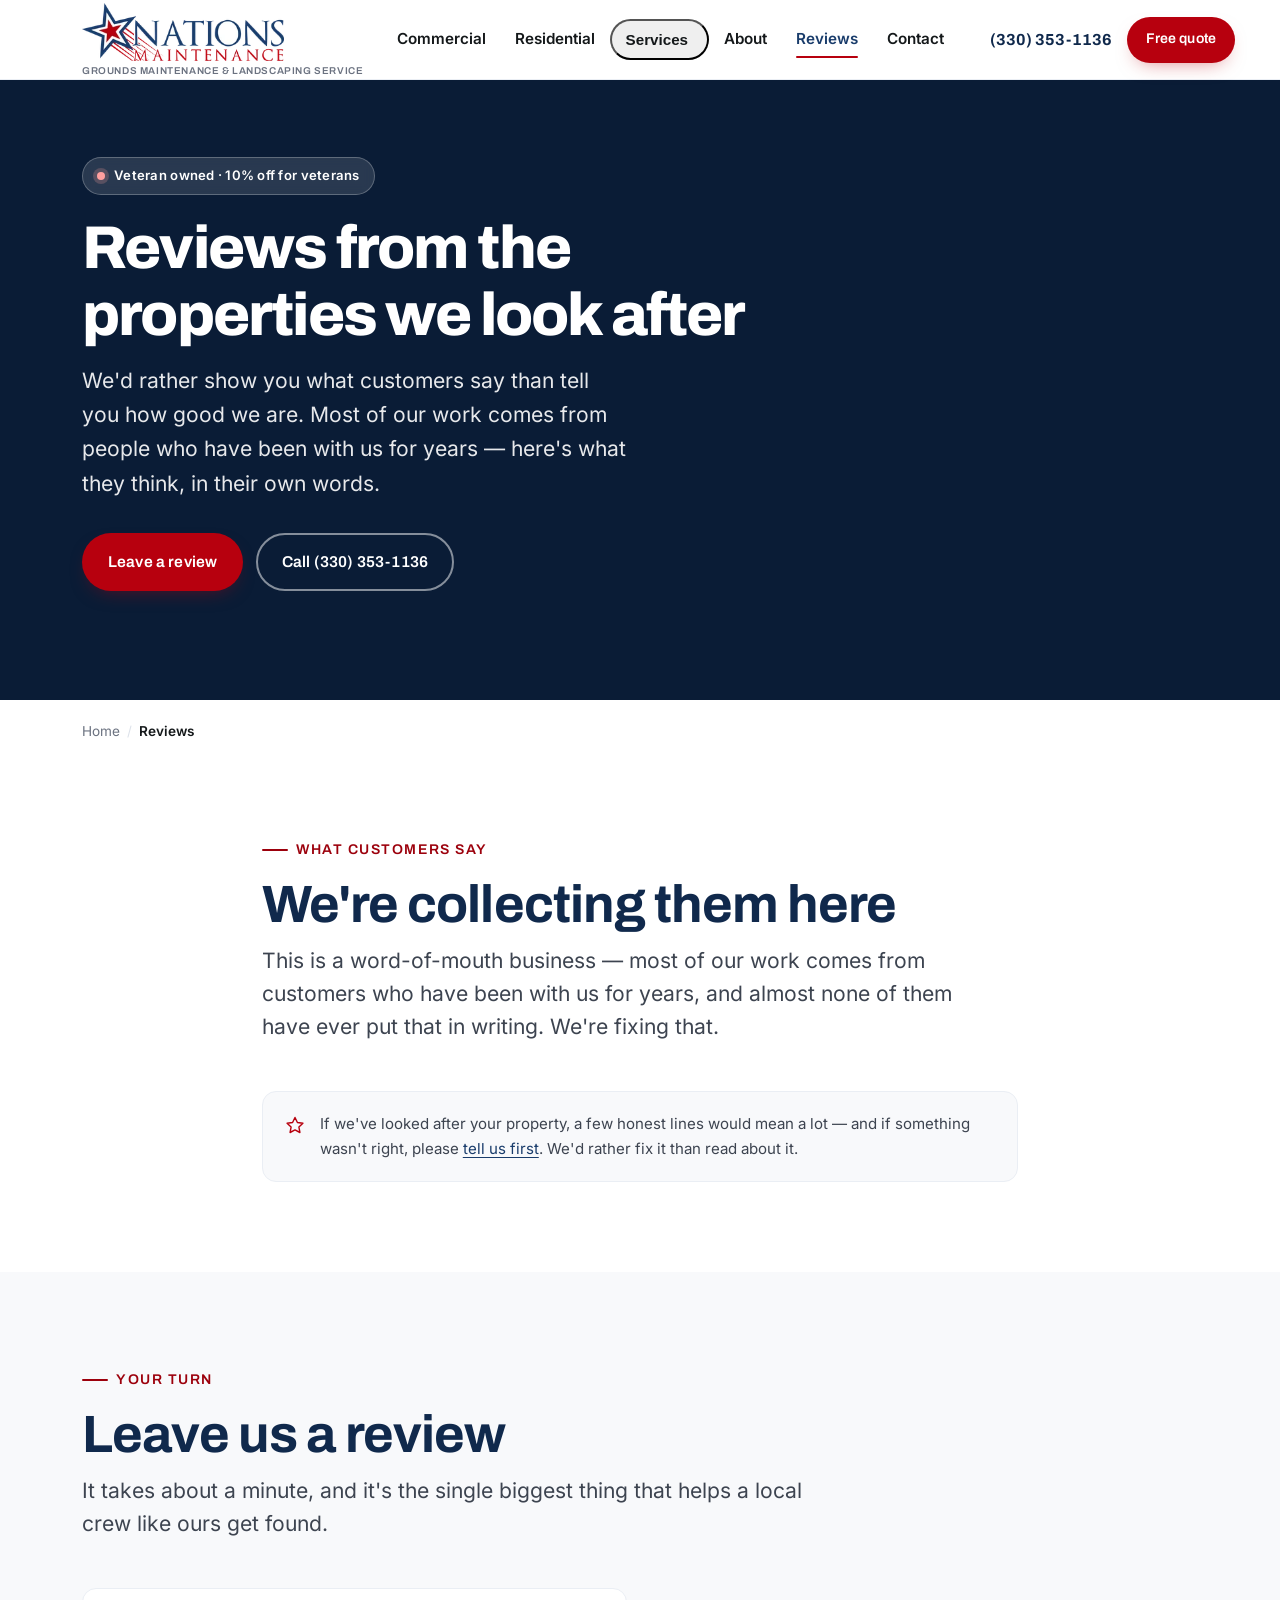
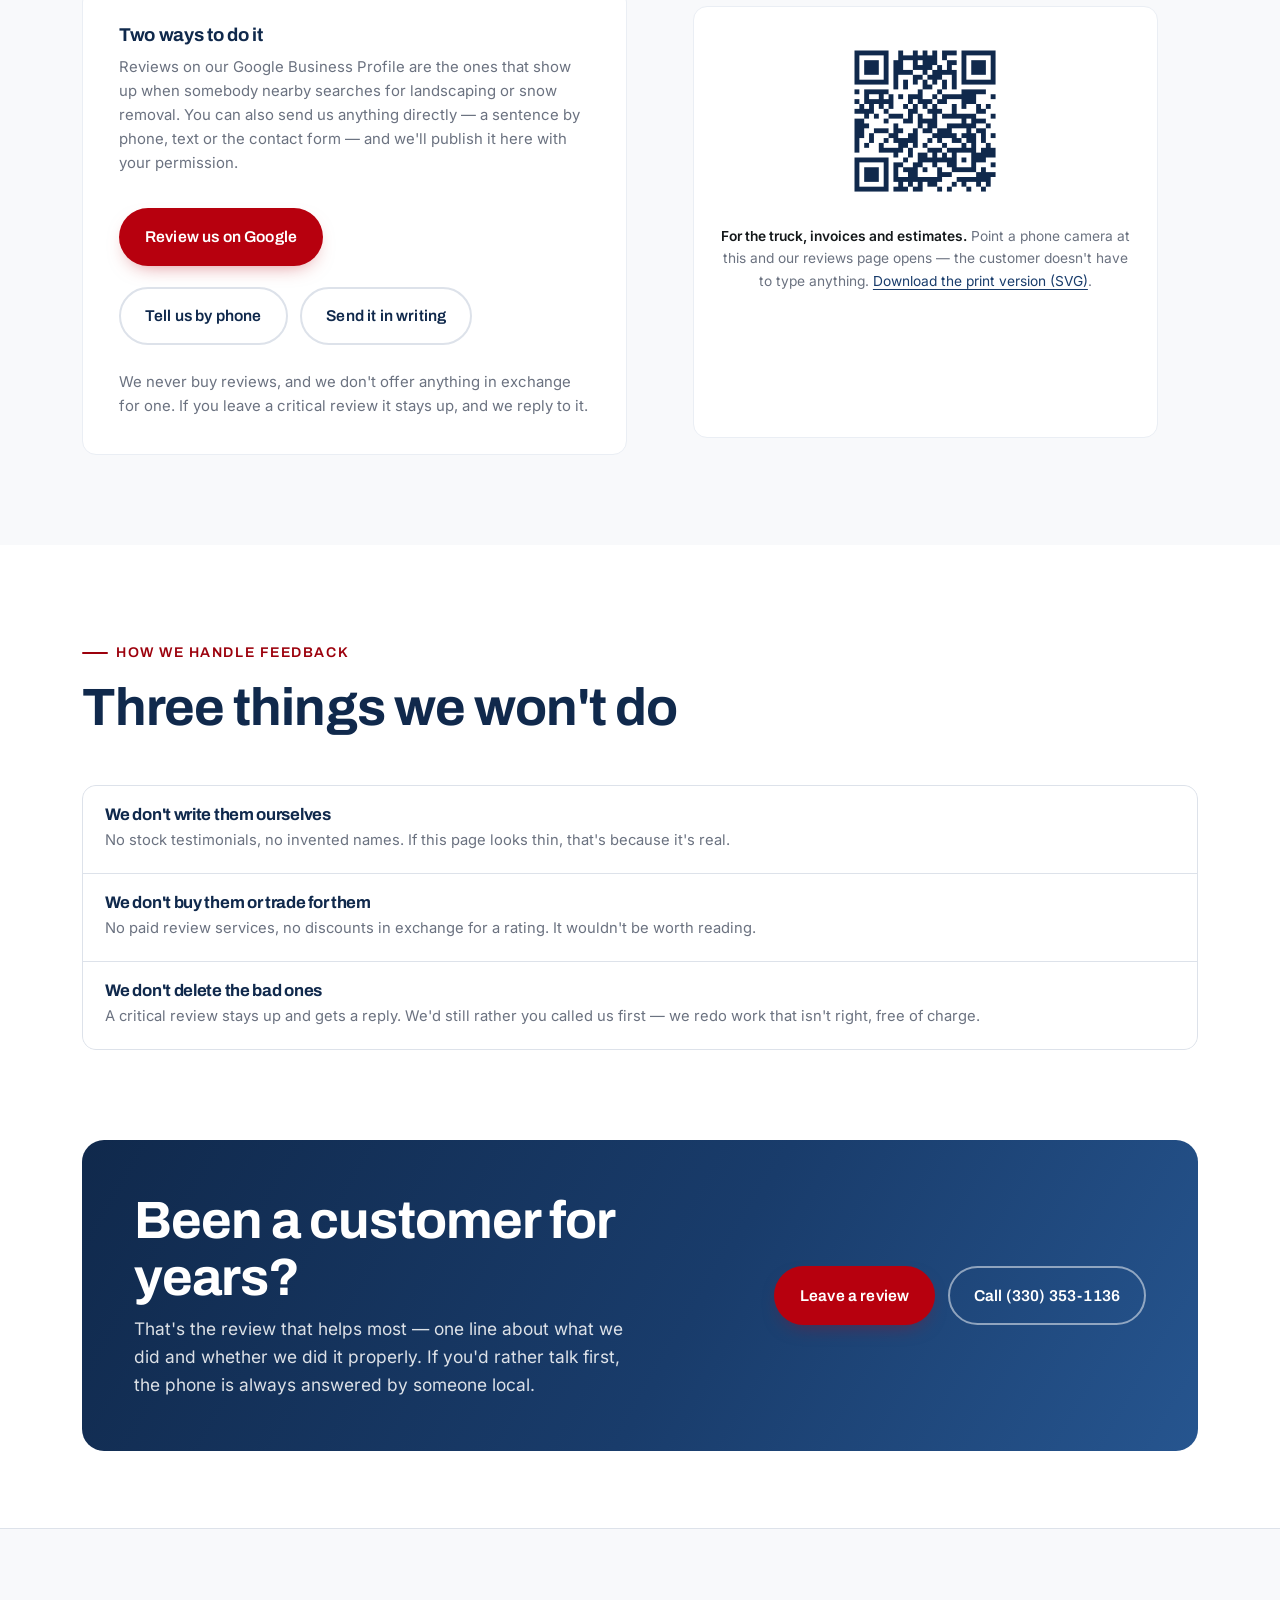
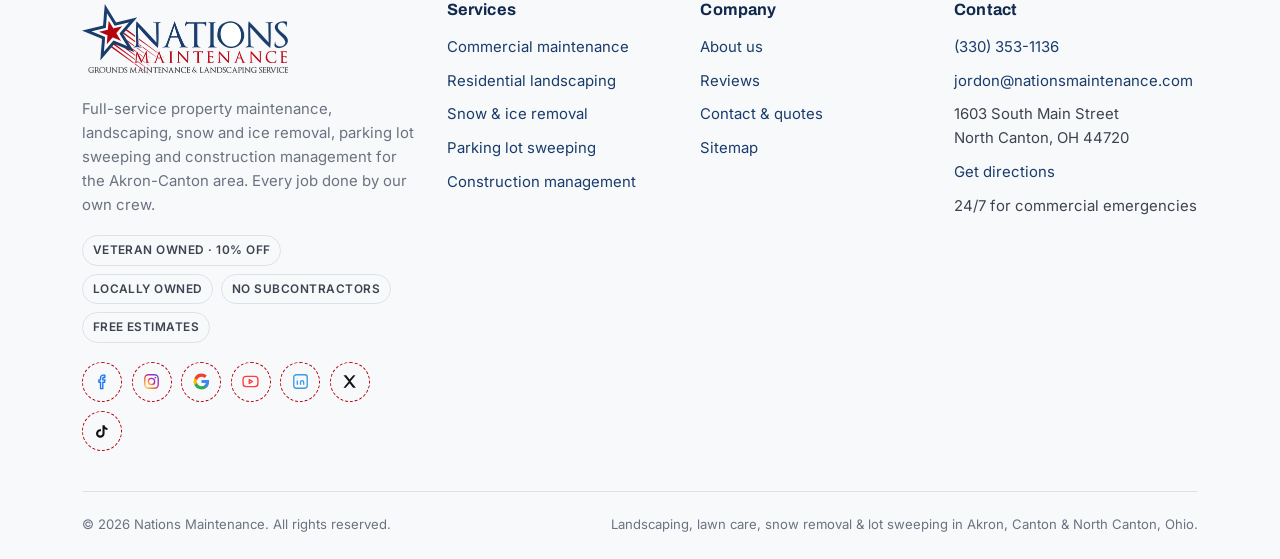
<file: reviews/index.html>
<!DOCTYPE html>
<html lang="en">
<head>
<meta charset="utf-8">
<meta name="viewport" content="width=device-width, initial-scale=1">
<title>Reviews &amp; Customer Feedback | Nations Maintenance</title>
<meta name="description" content="Customer reviews for Nations Maintenance in the Akron-Canton area, and how to leave one. Veteran owned, 10% off for veterans. Call (330) 353-1136.">
<link rel="canonical" href="https://nationsmaintenance.com/reviews/">
<meta name="theme-color" content="#193c6b">
<meta name="robots" content="index, follow, max-image-preview:large">
<meta property="og:type" content="website">
<meta property="og:site_name" content="Nations Maintenance">
<meta property="og:title" content="Reviews &amp; customer feedback | Nations Maintenance">
<meta property="og:description" content="What customers say about our landscaping, snow removal and property maintenance work in the Akron-Canton area.">
<meta property="og:url" content="https://nationsmaintenance.com/reviews/">
<meta property="og:image" content="https://nationsmaintenance.com/assets/img/commercial-landscaping-entrance-800.jpg">
<meta property="og:locale" content="en_US">
<meta name="twitter:card" content="summary_large_image">
<link rel="icon" href="/favicon.png" type="image/png" sizes="64x64">
<link rel="apple-touch-icon" href="/apple-touch-icon.png">
<link rel="preload" as="font" type="font/woff2" href="/assets/fonts/inter-400-latin.woff2" crossorigin>
<link rel="preload" as="font" type="font/woff2" href="/assets/fonts/archivo-700-latin.woff2" crossorigin>
<link rel="stylesheet" href="/assets/css/styles.css?v=11">
<script type="application/ld+json">
{
  "@context": "https://schema.org",
  "@graph": [
    {
      "@type": "WebPage",
      "@id": "https://nationsmaintenance.com/reviews/#page",
      "url": "https://nationsmaintenance.com/reviews/",
      "name": "Reviews and customer feedback",
      "description": "Customer reviews and feedback for Nations Maintenance in the Akron-Canton area.",
      "about": { "@id": "https://nationsmaintenance.com/#business" },
      "isPartOf": { "@id": "https://nationsmaintenance.com/#business" }
    },
    {
      "@type": "BreadcrumbList",
      "itemListElement": [
        { "@type": "ListItem", "position": 1, "name": "Home", "item": "https://nationsmaintenance.com/" },
        { "@type": "ListItem", "position": 2, "name": "Reviews", "item": "https://nationsmaintenance.com/reviews/" }
      ]
    }
  ]
}
</script>
</head>
<body>
<a class="skip-link" href="#main">Skip to content</a>

<header class="site-header">
  <div class="container header-inner">
    <a class="brand" href="/" aria-label="Nations Maintenance — home">
      <picture>
        <source type="image/webp" srcset="/assets/img/logo-compact.webp">
        <img class="brand__logo" src="/assets/img/logo-compact.png" alt="Nations Maintenance — grounds maintenance and landscaping service" width="306" height="88" fetchpriority="high" decoding="async">
      </picture>
      <span class="brand__tag">Grounds Maintenance &amp; Landscaping Service</span>
    </a>

    <nav class="nav" id="site-nav" aria-label="Primary">
      <ul class="nav__list">
        <li><a class="nav__link" href="/commercial-services/">Commercial</a></li>
        <li><a class="nav__link" href="/residential-services/">Residential</a></li>
        <li>
          <button class="nav__link" type="button" data-dropdown aria-controls="nav-services" aria-expanded="false">
            Services
            <svg class="nav__caret" viewBox="0 0 12 12" aria-hidden="true"><path d="M2 4.5 6 8.5l4-4" fill="none" stroke="currentColor" stroke-width="1.8" stroke-linecap="round" stroke-linejoin="round"/></svg>
          </button>
          <ul class="nav__drop" id="nav-services" hidden>
            <li><a href="/parking-lot-sweeping-cleaning/">Parking lot sweeping<small>Weekly, daily or on-call lot detailing</small></a></li>
            <li><a href="/snow-ice-removal/">Snow &amp; ice removal<small>Plowing, shoveling, salting — per-plow or seasonal</small></a></li>
            <li><a href="/commercial-services/">Commercial maintenance<small>All-inclusive packages for businesses</small></a></li>
            <li><a href="/residential-services/">Residential landscaping<small>Mowing, cleanups, tree work, decks</small></a></li>
            <li><a href="/construction-management/">Construction management<small>Lease to lien waiver, turn-key</small></a></li>
          </ul>
        </li>
        <li><a class="nav__link" href="/about/">About</a></li>
        <li><a class="nav__link" href="/reviews/" aria-current="page">Reviews</a></li>
        <li><a class="nav__link" href="/contact/">Contact</a></li>
      </ul>
    </nav>

    <div class="header-cta">
      <a class="header-phone" href="tel:+13303531136">
        <svg viewBox="0 0 20 20" aria-hidden="true"><path d="M4.2 2.5h2.6l1.3 3.2-1.7 1.2a10 10 0 0 0 4.7 4.7l1.2-1.7 3.2 1.3v2.6a1.2 1.2 0 0 1-1.4 1.2A13.4 13.4 0 0 1 3 4a1.2 1.2 0 0 1 1.2-1.5Z" fill="none" stroke="currentColor" stroke-width="1.6" stroke-linejoin="round"/></svg>
        (330) 353-1136
      </a>
      <a class="btn btn--sm" href="/contact/">Free quote</a>
    </div>

    <button class="nav-toggle" type="button" aria-expanded="false" aria-controls="site-nav" aria-label="Open menu"><span></span></button>
  </div>
</header>

<main id="main">

  <section class="hero hero--plain">
    <div class="container hero__inner">
      <div class="hero__content">
        <p class="hero__badge"><span class="dot" aria-hidden="true"></span> Veteran owned · 10% off for veterans</p>
        <h1>Reviews from the properties we look after</h1>
        <p class="hero__lead">
          We'd rather show you what customers say than tell you how good we are. Most of our work comes
          from people who have been with us for years — here's what they think, in their own words.
        </p>
        <div class="btn-row hero__ctas">
          <a class="btn" href="#leave-a-review">Leave a review</a>
          <a class="btn btn--ghost" href="tel:+13303531136">Call (330) 353-1136</a>
        </div>
      </div>
    </div>
  </section>

  <div class="container crumbs">
    <nav aria-label="Breadcrumb">
      <ol>
        <li><a href="/">Home</a></li>
        <li><span aria-current="page">Reviews</span></li>
      </ol>
    </nav>
  </div>

  <section class="section" data-reviews-section aria-labelledby="reviews-heading" hidden>
    <div class="container">
      <div class="section-head">
        <p class="kicker">What customers say</p>
        <h2 id="reviews-heading">In their own words</h2>
        <p class="lead">Published as written — we don't edit, shorten or cherry-pick.</p>
      </div>
      <div class="review-grid" data-reviews></div>
    </div>
  </section>

  <section class="section" data-reviews-empty aria-labelledby="reviews-empty-heading">
    <div class="container container--narrow">
      <div class="section-head">
        <p class="kicker">What customers say</p>
        <h2 id="reviews-empty-heading">We're collecting them here</h2>
        <p class="lead">
          This is a word-of-mouth business — most of our work comes from customers who have been with us
          for years, and almost none of them have ever put that in writing. We're fixing that.
        </p>
      </div>
      <div class="review-note">
        <svg viewBox="0 0 24 24" fill="none" stroke="currentColor" stroke-width="1.7" aria-hidden="true"><path d="M12 3l2.9 6 6.6.9-4.8 4.6 1.2 6.5L12 17.9 6.1 21l1.2-6.5L2.5 9.9 9.1 9z" stroke-linejoin="round"/></svg>
        <p class="m-0">
          If we've looked after your property, a few honest lines would mean a lot — and if something
          wasn't right, please <a href="/contact/">tell us first</a>. We'd rather fix it than read about it.
        </p>
      </div>
    </div>
  </section>

  <section class="section section--sand" id="leave-a-review" aria-labelledby="leave-heading">
    <div class="container">
      <div class="section-head">
        <p class="kicker">Your turn</p>
        <h2 id="leave-heading">Leave us a review</h2>
        <p class="lead">It takes about a minute, and it's the single biggest thing that helps a local crew like ours get found.</p>
      </div>

      <div class="grid grid--2">
        <div class="tile reveal pad-lg">
          <h3>Two ways to do it</h3>
          <p>
            Reviews on our Google Business Profile are the ones that show up when somebody nearby searches
            for landscaping or snow removal. You can also send us anything directly — a sentence by phone,
            text or the contact form — and we'll publish it here with your permission.
          </p>
          <div class="btn-row mt-6">
            <a class="btn" data-review-link href="/reviews/">Review us on Google</a>
          </div>
          <div class="btn-row mt-3" data-review-fallback>
            <a class="btn btn--outline" href="tel:+13303531136">Tell us by phone</a>
            <a class="btn btn--outline" href="/contact/">Send it in writing</a>
          </div>
          <p class="form-note mt-4">
            We never buy reviews, and we don't offer anything in exchange for one. If you leave a critical
            review it stays up, and we reply to it.
          </p>
        </div>

        <figure class="qr-card">
          <img src="/assets/img/qr-reviews.png" width="740" height="740"
               alt="QR code that opens the Nations Maintenance reviews page" loading="lazy" decoding="async">
          <figcaption>
            <strong>For the truck, invoices and estimates.</strong> Point a phone camera at this and our
            reviews page opens — the customer doesn't have to type anything.
            <a href="/assets/img/qr-reviews.svg" download>Download the print version (SVG)</a>.
          </figcaption>
        </figure>
      </div>
    </div>
  </section>

  <section class="section" aria-labelledby="policy-heading">
    <div class="container">
      <div class="section-head">
        <p class="kicker">How we handle feedback</p>
        <h2 id="policy-heading">Three things we won't do</h2>
      </div>
      <div class="facts">
        <div>
          <h3>We don't write them ourselves</h3>
          <p>No stock testimonials, no invented names. If this page looks thin, that's because it's real.</p>
        </div>
        <div>
          <h3>We don't buy them or trade for them</h3>
          <p>No paid review services, no discounts in exchange for a rating. It wouldn't be worth reading.</p>
        </div>
        <div>
          <h3>We don't delete the bad ones</h3>
          <p>A critical review stays up and gets a reply. We'd still rather you called us first — we redo work that isn't right, free of charge.</p>
        </div>
      </div>
    </div>
  </section>

  <div class="container pad-b-lg">
    <div class="cta-band">
      <div>
        <h2>Been a customer for years?</h2>
        <p>That's the review that helps most — one line about what we did and whether we did it properly. If you'd rather talk first, the phone is always answered by someone local.</p>
      </div>
      <div class="btn-row">
        <a class="btn" href="#leave-a-review">Leave a review</a>
        <a class="btn btn--ghost" href="tel:+13303531136">Call (330) 353-1136</a>
      </div>
    </div>
  </div>

</main>

<footer class="site-footer">
  <div class="container">
    <div class="footer-grid">
      <div>
        <a class="brand" href="/" aria-label="Nations Maintenance — home">
          <picture>
            <source type="image/webp" srcset="/assets/img/logo.webp">
            <img class="brand__logo" src="/assets/img/logo.png" alt="Nations Maintenance — grounds maintenance and landscaping service" width="411" height="144" loading="lazy" decoding="async">
          </picture>
        </a>
        <p class="mt-5">Full-service property maintenance, landscaping, snow and ice removal, parking lot sweeping and construction management for the Akron-Canton area. Every job done by our own crew.</p>
        <div class="footer-badges">
          <span>Veteran owned · 10% off</span>
          <span>Locally owned</span>
          <span>No subcontractors</span>
          <span>Free estimates</span>
        </div>
      </div>

      <div>
        <h2>Services</h2>
        <ul>
          <li><a href="/commercial-services/">Commercial maintenance</a></li>
          <li><a href="/residential-services/">Residential landscaping</a></li>
          <li><a href="/snow-ice-removal/">Snow &amp; ice removal</a></li>
          <li><a href="/parking-lot-sweeping-cleaning/">Parking lot sweeping</a></li>
          <li><a href="/construction-management/">Construction management</a></li>
        </ul>
      </div>

      <div>
        <h2>Company</h2>
        <ul>
          <li><a href="/about/">About us</a></li>
          <li><a href="/reviews/">Reviews</a></li>
          <li><a href="/contact/">Contact &amp; quotes</a></li>
          <li><a href="/sitemap.xml">Sitemap</a></li>
        </ul>
      </div>

      <div>
        <h2>Contact</h2>
        <ul>
          <li><a href="tel:+13303531136">(330) 353-1136</a></li>
          <li><a href="mailto:jordon@nationsmaintenance.com">jordon@nationsmaintenance.com</a></li>
          <li>1603 South Main Street<br>North Canton, OH 44720</li>
          <li><a href="https://maps.google.com/?q=1603+South+Main+Street+North+Canton+OH+44720" target="_blank" rel="noopener">Get directions</a></li>
          <li>24/7 for commercial emergencies</li>
        </ul>
      </div>
    </div>

    <div class="footer-note">
      <span>&copy; <span data-year>2026</span> Nations Maintenance. All rights reserved.</span>
      <span>Landscaping, lawn care, snow removal &amp; lot sweeping in Akron, Canton &amp; North Canton, Ohio.</span>
    </div>
  </div>
</footer>

<div class="action-bar">
  <a class="btn btn--dark" href="tel:+13303531136">
    <svg viewBox="0 0 20 20" aria-hidden="true" fill="none" stroke="currentColor" stroke-width="1.6"><path d="M4.2 2.5h2.6l1.3 3.2-1.7 1.2a10 10 0 0 0 4.7 4.7l1.2-1.7 3.2 1.3v2.6a1.2 1.2 0 0 1-1.4 1.2A13.4 13.4 0 0 1 3 4a1.2 1.2 0 0 1 1.2-1.5Z" stroke-linejoin="round"/></svg>
    Call now
  </a>
  <a class="btn" href="/contact/">Free quote</a>
</div>

<script src="/assets/js/main.js?v=11" defer></script>
</body>
</html>
</file>
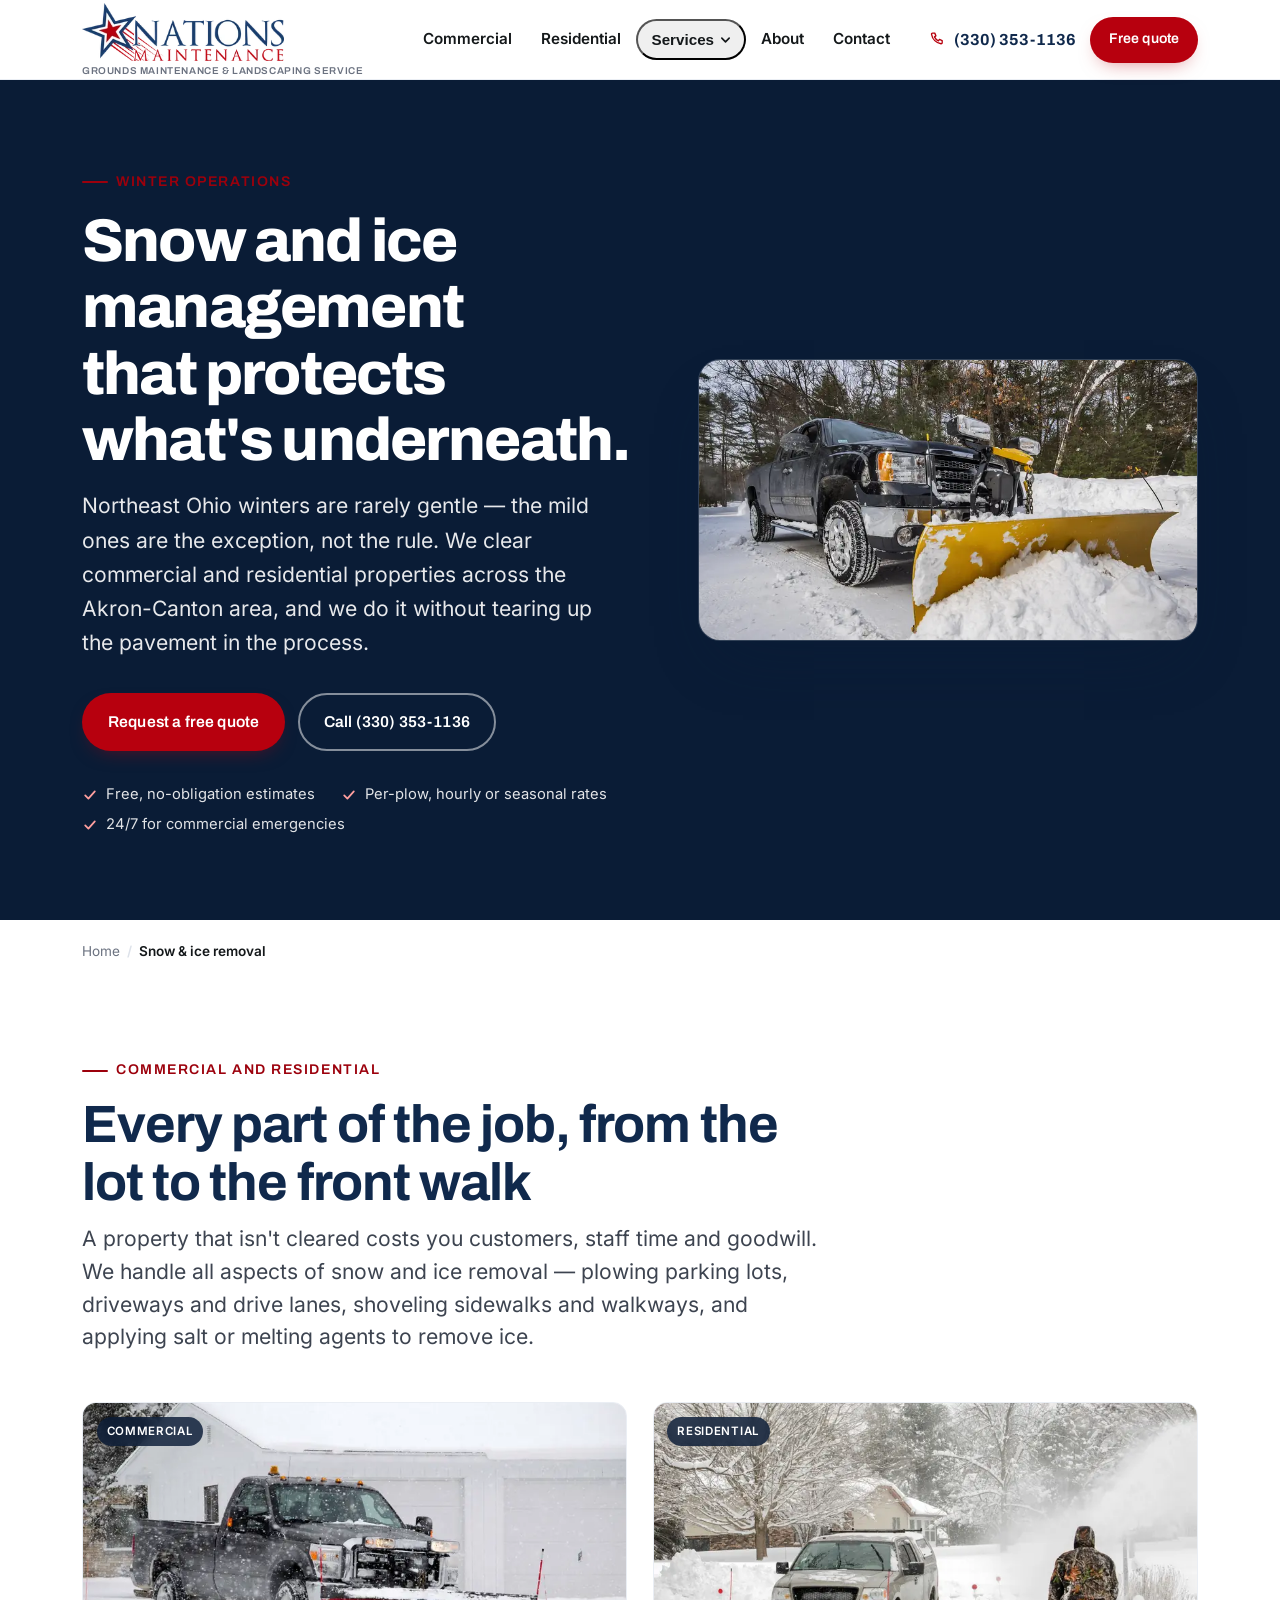
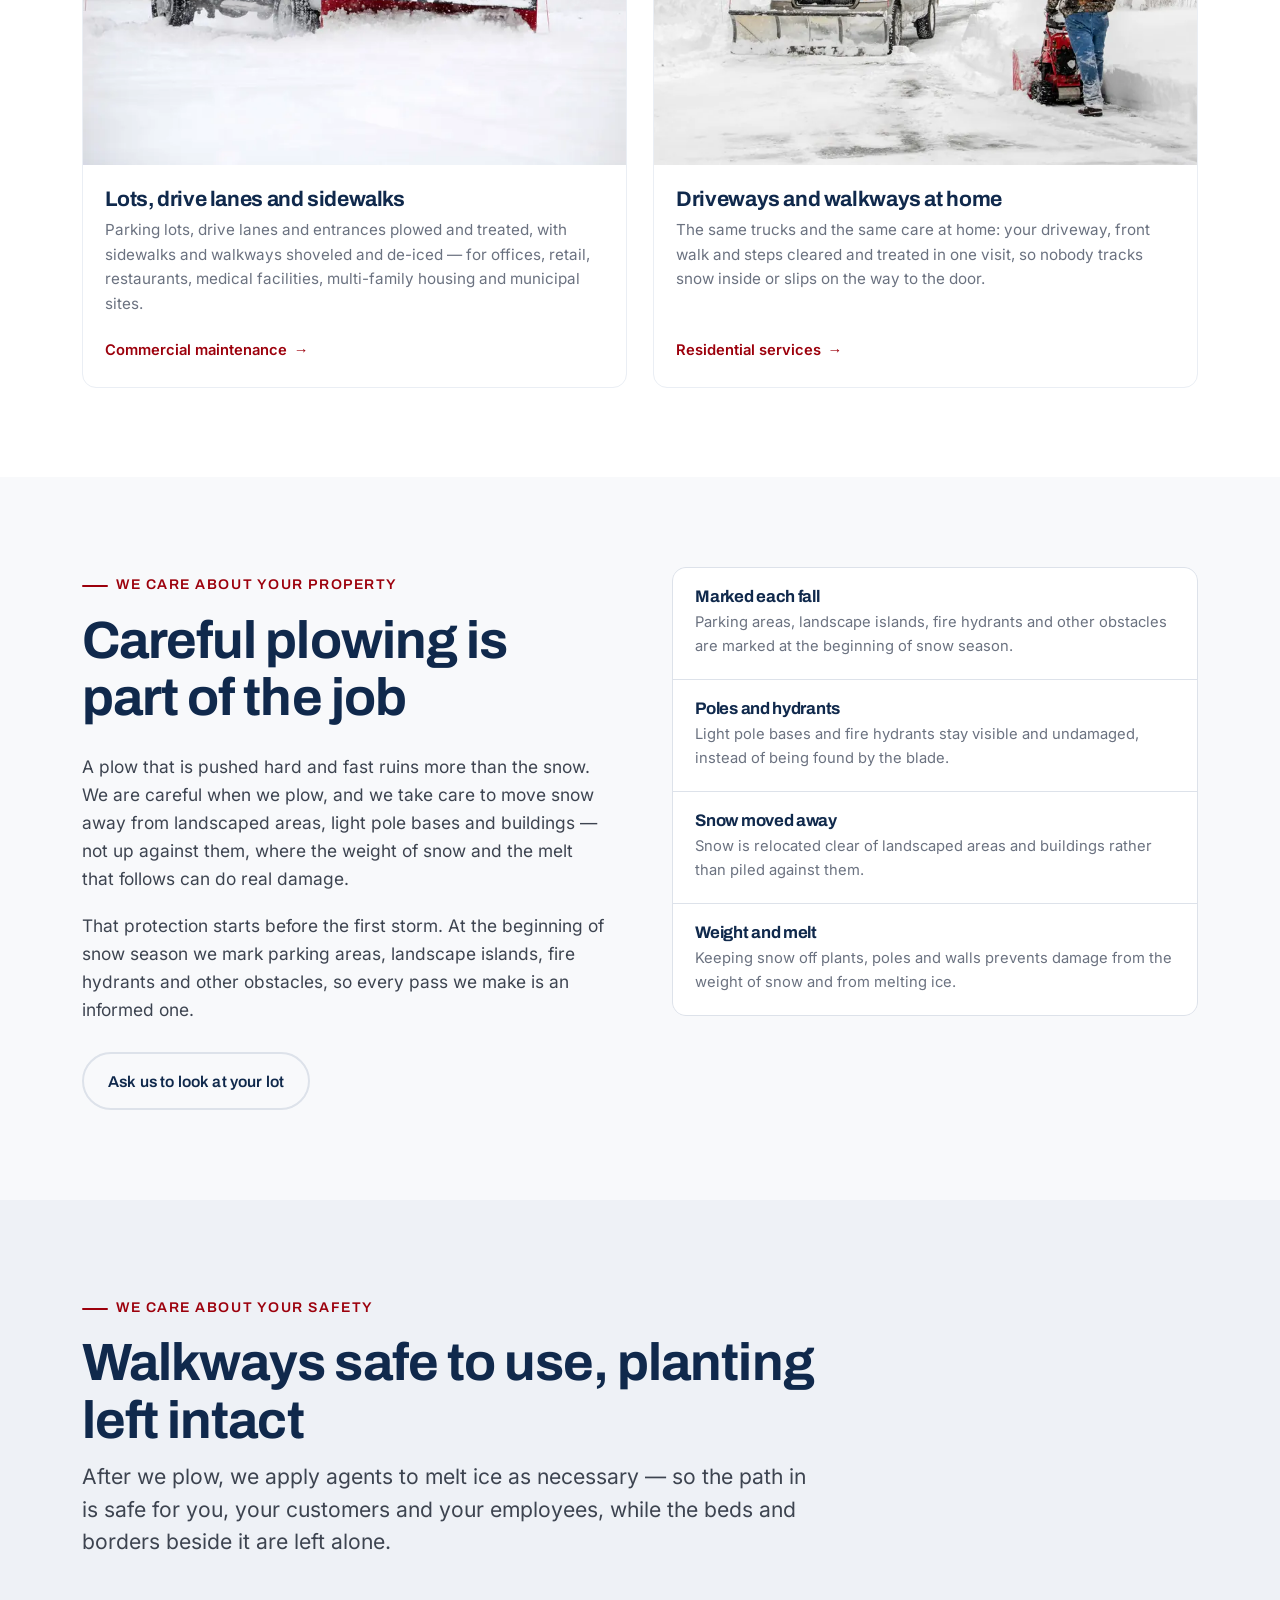
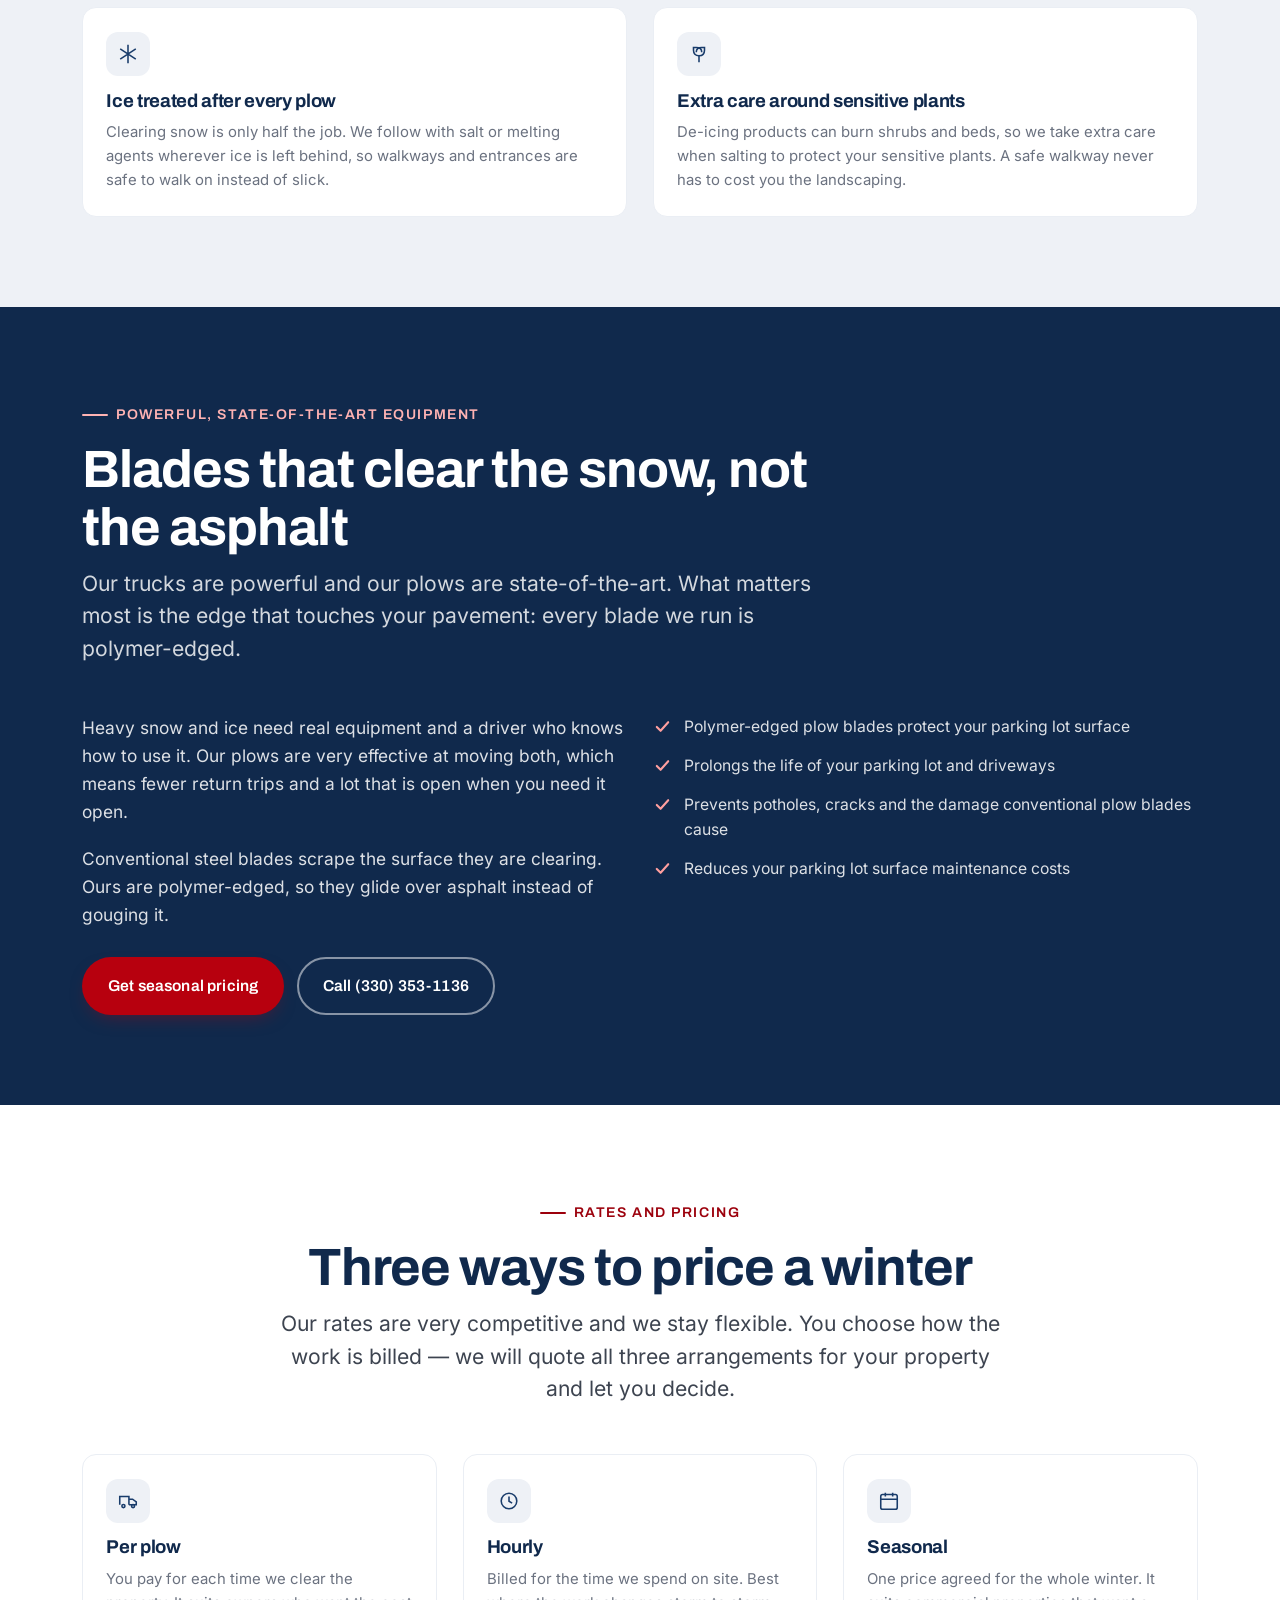
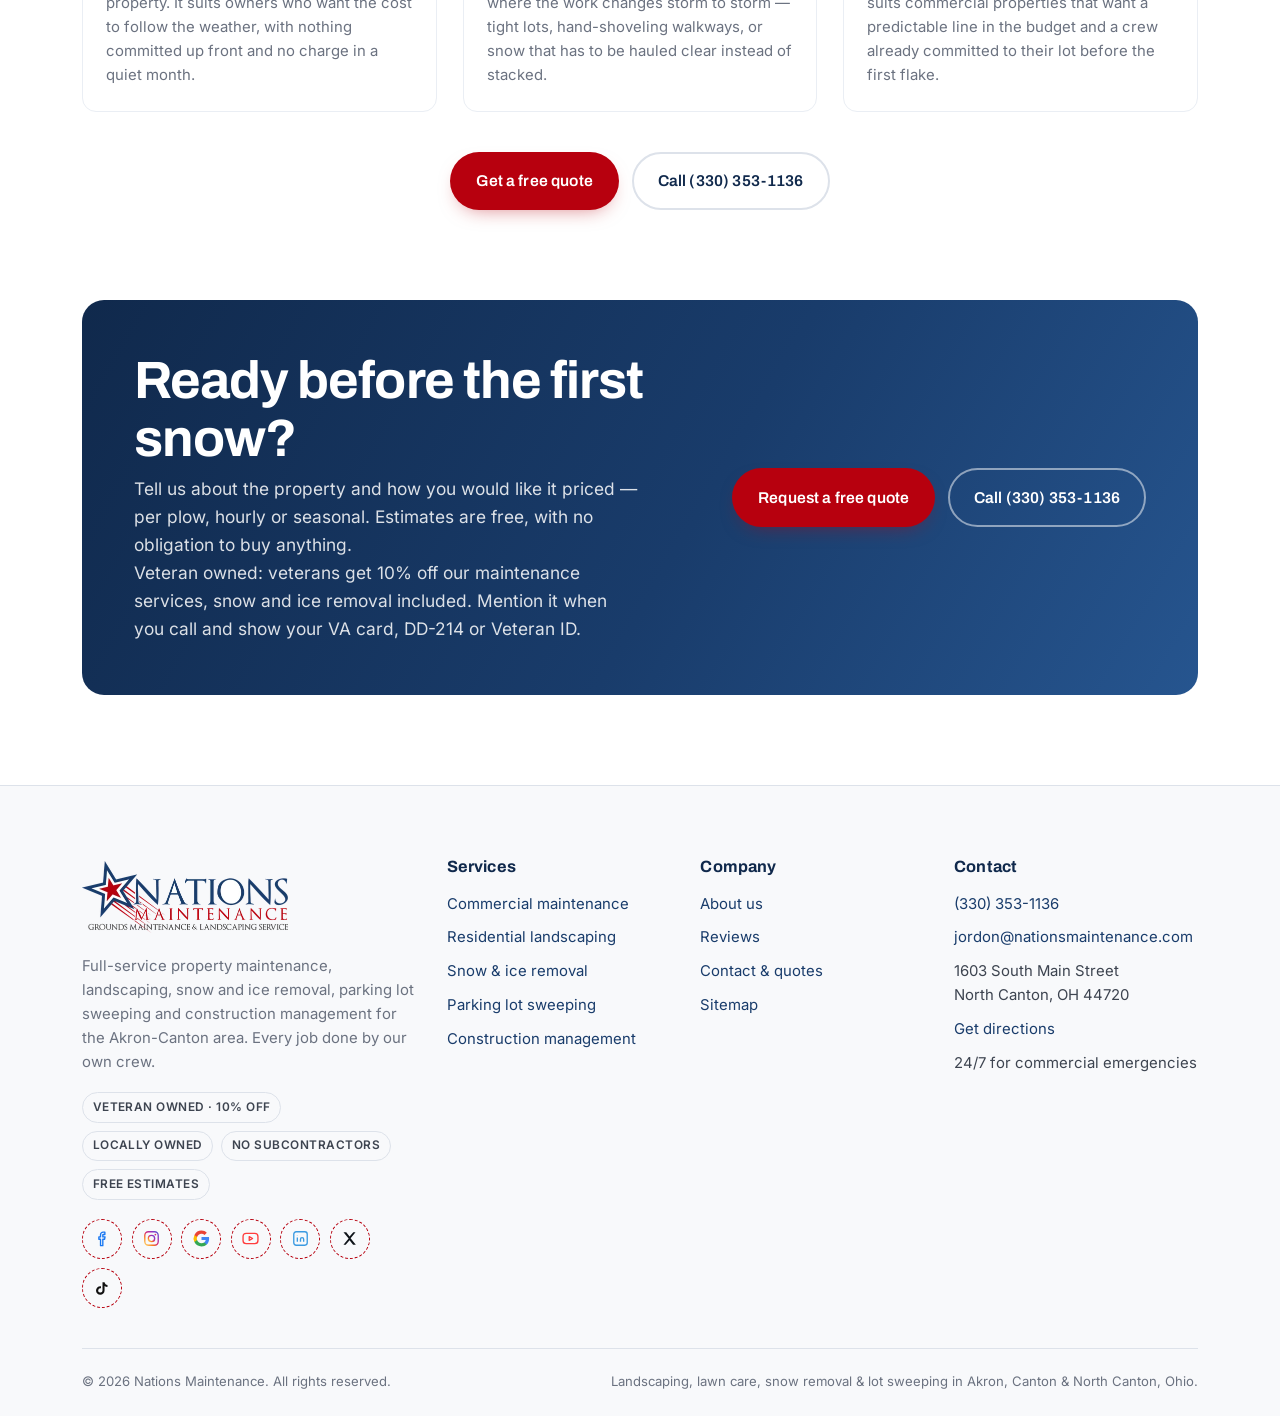
<file: snow-ice-removal/index.html>
<!DOCTYPE html>
<html lang="en">
<head>
<meta charset="utf-8">
<meta name="viewport" content="width=device-width, initial-scale=1">
<title>Snow &amp; Ice Removal in Akron-Canton | Nations Maintenance</title>
<meta name="description" content="Commercial and residential snow plowing, shoveling and ice control across Akron-Canton, with polymer-edged blades that protect pavement. Call (330) 353-1136.">
<link rel="canonical" href="https://nationsmaintenance.com/snow-ice-removal/">
<meta name="theme-color" content="#193c6b">
<meta property="og:type" content="website">
<meta property="og:site_name" content="Nations Maintenance">
<meta property="og:title" content="Snow &amp; Ice Removal in Akron-Canton, OH">
<meta property="og:description" content="Plowing, shoveling and ice treatment for commercial and residential properties, with polymer-edged blades that protect your pavement. Rates per plow, hourly or seasonal.">
<meta property="og:url" content="https://nationsmaintenance.com/snow-ice-removal/">
<meta property="og:image" content="https://nationsmaintenance.com/assets/img/snow-plow-parking-lot-clearing-1024.jpg">
<meta property="og:locale" content="en_US">
<meta name="twitter:card" content="summary_large_image">
<link rel="icon" href="/favicon.png" type="image/png" sizes="64x64">
<link rel="apple-touch-icon" href="/apple-touch-icon.png">
<link rel="preload" as="font" type="font/woff2" href="/assets/fonts/inter-400-latin.woff2" crossorigin>
<link rel="preload" as="font" type="font/woff2" href="/assets/fonts/archivo-700-latin.woff2" crossorigin>
<link rel="stylesheet" href="/assets/css/styles.css?v=11">
<link rel="preload" as="image" href="/assets/img/snow-plow-parking-lot-clearing-1024.webp"
      imagesrcset="/assets/img/snow-plow-parking-lot-clearing-800.webp 800w, /assets/img/snow-plow-parking-lot-clearing-1024.webp 1024w"
      imagesizes="(max-width:960px) 92vw, 540px" fetchpriority="high">
<script type="application/ld+json">
{
  "@context": "https://schema.org",
  "@graph": [
    {
      "@type": "Service",
      "@id": "https://nationsmaintenance.com/snow-ice-removal/#service",
      "name": "Snow and ice removal",
      "description": "Commercial and residential snow and ice management: plowing parking lots, driveways and drive lanes, shoveling sidewalks and walkways, and applying salt or melting agents to remove ice. Polymer-edged plow blades protect the pavement surface.",
      "url": "https://nationsmaintenance.com/snow-ice-removal/",
      "provider": { "@id": "https://nationsmaintenance.com/#business" },
      "areaServed": [
        { "@type": "City", "name": "North Canton" },
        { "@type": "City", "name": "Canton" },
        { "@type": "City", "name": "Akron" },
        { "@type": "AdministrativeArea", "name": "Stark County, Ohio" },
        { "@type": "AdministrativeArea", "name": "Summit County, Ohio" }
      ]
    },
    {
      "@type": "BreadcrumbList",
      "itemListElement": [
        { "@type": "ListItem", "position": 1, "name": "Home", "item": "https://nationsmaintenance.com/" },
        { "@type": "ListItem", "position": 2, "name": "Snow & ice removal", "item": "https://nationsmaintenance.com/snow-ice-removal/" }
      ]
    }
  ]
}
</script>
</head>
<body>
<a class="skip-link" href="#main">Skip to content</a>

<header class="site-header">
  <div class="container header-inner">
    <a class="brand" href="/" aria-label="Nations Maintenance — home">
      <picture>
        <source type="image/webp" srcset="/assets/img/logo-compact.webp">
        <img class="brand__logo" src="/assets/img/logo-compact.png" alt="Nations Maintenance — grounds maintenance and landscaping service" width="306" height="88" fetchpriority="high" decoding="async">
      </picture>
      <span class="brand__tag">Grounds Maintenance &amp; Landscaping Service</span>
    </a>

    <nav class="nav" id="site-nav" aria-label="Primary">
      <ul class="nav__list">
        <li><a class="nav__link" href="/commercial-services/">Commercial</a></li>
        <li><a class="nav__link" href="/residential-services/">Residential</a></li>
        <li>
          <button class="nav__link" type="button" data-dropdown aria-controls="nav-services" aria-expanded="false">
            Services
            <svg class="nav__caret" viewBox="0 0 12 12" aria-hidden="true"><path d="M2 4.5 6 8.5l4-4" fill="none" stroke="currentColor" stroke-width="1.8" stroke-linecap="round" stroke-linejoin="round"/></svg>
          </button>
          <ul class="nav__drop" id="nav-services" hidden>
            <li><a href="/parking-lot-sweeping-cleaning/">Parking lot sweeping<small>Weekly, daily or on-call lot detailing</small></a></li>
            <li><a href="/snow-ice-removal/" aria-current="page">Snow &amp; ice removal<small>Plowing, shoveling, salting — per-plow or seasonal</small></a></li>
            <li><a href="/commercial-services/">Commercial maintenance<small>All-inclusive packages for businesses</small></a></li>
            <li><a href="/residential-services/">Residential landscaping<small>Mowing, cleanups, tree work, decks</small></a></li>
            <li><a href="/construction-management/">Construction management<small>Lease to lien waiver, turn-key</small></a></li>
          </ul>
        </li>
        <li><a class="nav__link" href="/about/">About</a></li>
        <li><a class="nav__link" href="/contact/">Contact</a></li>
      </ul>
    </nav>

    <div class="header-cta">
      <a class="header-phone" href="tel:+13303531136">
        <svg viewBox="0 0 20 20" aria-hidden="true"><path d="M4.2 2.5h2.6l1.3 3.2-1.7 1.2a10 10 0 0 0 4.7 4.7l1.2-1.7 3.2 1.3v2.6a1.2 1.2 0 0 1-1.4 1.2A13.4 13.4 0 0 1 3 4a1.2 1.2 0 0 1 1.2-1.5Z" fill="none" stroke="currentColor" stroke-width="1.6" stroke-linejoin="round"/></svg>
        (330) 353-1136
      </a>
      <a class="btn btn--sm" href="/contact/">Free quote</a>
    </div>

    <button class="nav-toggle" type="button" aria-expanded="false" aria-controls="site-nav" aria-label="Open menu"><span></span></button>
  </div>
</header>

<main id="main">

  <!-- ============ HERO ============ -->
  <section class="hero hero--split" aria-labelledby="hero-title">
    <div class="container hero__inner">
      <div class="hero__content">
        <p class="kicker">Winter operations</p>
        <h1 id="hero-title">Snow and ice management that protects what's underneath.</h1>
        <p class="hero__lead">
          Northeast Ohio winters are rarely gentle — the mild ones are the exception, not the rule.
          We clear commercial and residential properties across the Akron-Canton area, and we do it
          without tearing up the pavement in the process.
        </p>
        <div class="btn-row hero__ctas">
          <a class="btn" href="/contact/">Request a free quote</a>
          <a class="btn btn--ghost" href="tel:+13303531136">Call (330) 353-1136</a>
        </div>
        <ul class="hero__points">
          <li><svg viewBox="0 0 20 20" aria-hidden="true"><path d="M4 10.5l4 4 8-9" fill="none" stroke="currentColor" stroke-width="2.2" stroke-linecap="round" stroke-linejoin="round"/></svg> Free, no-obligation estimates</li>
          <li><svg viewBox="0 0 20 20" aria-hidden="true"><path d="M4 10.5l4 4 8-9" fill="none" stroke="currentColor" stroke-width="2.2" stroke-linecap="round" stroke-linejoin="round"/></svg> Per-plow, hourly or seasonal rates</li>
          <li><svg viewBox="0 0 20 20" aria-hidden="true"><path d="M4 10.5l4 4 8-9" fill="none" stroke="currentColor" stroke-width="2.2" stroke-linecap="round" stroke-linejoin="round"/></svg> 24/7 for commercial emergencies</li>
        </ul>
      </div>
      <figure class="hero__figure">
        <picture>
          <source type="image/webp" srcset="/assets/img/snow-plow-parking-lot-clearing-800.webp 800w, /assets/img/snow-plow-parking-lot-clearing-1024.webp 1024w" sizes="(max-width:960px) 92vw, 540px">
          <img src="/assets/img/snow-plow-parking-lot-clearing-1024.jpg" srcset="/assets/img/snow-plow-parking-lot-clearing-800.jpg 800w, /assets/img/snow-plow-parking-lot-clearing-1024.jpg 1024w" sizes="(max-width:960px) 92vw, 540px" alt="Plow truck with a yellow blade pushing a deep pile of snow across a lot lined with pine trees" width="1024" height="576" fetchpriority="high" decoding="async">
        </picture>
      </figure>
    </div>
  </section>

  <!-- ============ BREADCRUMBS ============ -->
  <div class="container crumbs">
    <nav aria-label="Breadcrumb">
      <ol>
        <li><a href="/">Home</a></li>
        <li aria-current="page">Snow &amp; ice removal</li>
      </ol>
    </nav>
  </div>

  <!-- ============ SCOPE ============ -->
  <section class="section" aria-labelledby="scope-title">
    <div class="container">
      <div class="section-head reveal">
        <p class="kicker">Commercial and residential</p>
        <h2 id="scope-title">Every part of the job, from the lot to the front walk</h2>
        <p class="lead">
          A property that isn't cleared costs you customers, staff time and goodwill. We handle all aspects of
          snow and ice removal — plowing parking lots, driveways and drive lanes, shoveling sidewalks and
          walkways, and applying salt or melting agents to remove ice.
        </p>
      </div>

      <div class="grid grid--2">
        <article class="card reveal">
          <div class="card__media">
            <span class="card__tag">Commercial</span>
            <picture>
              <source type="image/webp" srcset="/assets/img/snow-plow-commercial-lot-500.webp 500w, /assets/img/snow-plow-commercial-lot-800.webp 800w" sizes="(max-width:720px) 92vw, 560px">
              <img src="/assets/img/snow-plow-commercial-lot-800.jpg" srcset="/assets/img/snow-plow-commercial-lot-500.jpg 500w, /assets/img/snow-plow-commercial-lot-800.jpg 800w" sizes="(max-width:720px) 92vw, 560px" alt="Pickup truck with a red plow blade clearing the apron in front of a white commercial building during heavy snowfall" width="800" height="533" loading="lazy" decoding="async">
            </picture>
          </div>
          <div class="card__body">
            <h3>Lots, drive lanes and sidewalks</h3>
            <p>Parking lots, drive lanes and entrances plowed and treated, with sidewalks and walkways shoveled and de-iced — for offices, retail, restaurants, medical facilities, multi-family housing and municipal sites.</p>
            <a class="card__link" href="/commercial-services/">Commercial maintenance</a>
          </div>
        </article>

        <article class="card reveal">
          <div class="card__media">
            <span class="card__tag">Residential</span>
            <picture>
              <source type="image/webp" srcset="/assets/img/snow-blower-driveway-500.webp 500w, /assets/img/snow-blower-driveway-800.webp 800w" sizes="(max-width:720px) 92vw, 560px">
              <img src="/assets/img/snow-blower-driveway-800.jpg" srcset="/assets/img/snow-blower-driveway-500.jpg 500w, /assets/img/snow-blower-driveway-800.jpg 800w" sizes="(max-width:720px) 92vw, 560px" alt="Worker in winter gear clearing a residential driveway with a snow blower while a plow truck waits in the background" width="800" height="533" loading="lazy" decoding="async">
            </picture>
          </div>
          <div class="card__body">
            <h3>Driveways and walkways at home</h3>
            <p>The same trucks and the same care at home: your driveway, front walk and steps cleared and treated in one visit, so nobody tracks snow inside or slips on the way to the door.</p>
            <a class="card__link" href="/residential-services/">Residential services</a>
          </div>
        </article>
      </div>
    </div>
  </section>

  <!-- ============ PROPERTY CARE ============ -->
  <section class="section section--sand" aria-labelledby="property-title">
    <div class="container split split--top">
      <div class="reveal">
        <p class="kicker">We care about your property</p>
        <h2 id="property-title">Careful plowing is part of the job</h2>
        <p>
          A plow that is pushed hard and fast ruins more than the snow. We are careful when we plow, and we
          take care to move snow away from landscaped areas, light pole bases and buildings — not up against
          them, where the weight of snow and the melt that follows can do real damage.
        </p>
        <p>
          That protection starts before the first storm. At the beginning of snow season we mark parking areas,
          landscape islands, fire hydrants and other obstacles, so every pass we make is an informed one.
        </p>
        <div class="btn-row mt-7">
          <a class="btn btn--outline" href="/contact/">Ask us to look at your lot</a>
        </div>
      </div>

      <div class="facts reveal">
        <div>
          <h3>Marked each fall</h3>
          <p>Parking areas, landscape islands, fire hydrants and other obstacles are marked at the beginning of snow season.</p>
        </div>
        <div>
          <h3>Poles and hydrants</h3>
          <p>Light pole bases and fire hydrants stay visible and undamaged, instead of being found by the blade.</p>
        </div>
        <div>
          <h3>Snow moved away</h3>
          <p>Snow is relocated clear of landscaped areas and buildings rather than piled against them.</p>
        </div>
        <div>
          <h3>Weight and melt</h3>
          <p>Keeping snow off plants, poles and walls prevents damage from the weight of snow and from melting ice.</p>
        </div>
      </div>
    </div>
  </section>

  <!-- ============ SAFETY ============ -->
  <section class="section section--sand2" aria-labelledby="safety-title">
    <div class="container">
      <div class="section-head reveal">
        <p class="kicker">We care about your safety</p>
        <h2 id="safety-title">Walkways safe to use, planting left intact</h2>
        <p class="lead">
          After we plow, we apply agents to melt ice as necessary — so the path in is safe for you, your
          customers and your employees, while the beds and borders beside it are left alone.
        </p>
      </div>

      <div class="grid grid--2">
        <article class="tile reveal">
          <div class="tile__icon"><svg viewBox="0 0 24 24" fill="none" stroke="currentColor" stroke-width="1.7" aria-hidden="true"><path d="M12 2v20M3.5 6.5l17 11M20.5 6.5l-17 11"/></svg></div>
          <h3>Ice treated after every plow</h3>
          <p>Clearing snow is only half the job. We follow with salt or melting agents wherever ice is left behind, so walkways and entrances are safe to walk on instead of slick.</p>
        </article>
        <article class="tile reveal">
          <div class="tile__icon"><svg viewBox="0 0 24 24" fill="none" stroke="currentColor" stroke-width="1.7" aria-hidden="true"><path d="M12 21v-7"/><path d="M12 14c-4 0-6-2.5-6-6V5h3c3.5 0 6 2 6 5"/><path d="M12 14c4 0 6-2.5 6-6V5h-3c-3.5 0-6 2-6 5"/></svg></div>
          <h3>Extra care around sensitive plants</h3>
          <p>De-icing products can burn shrubs and beds, so we take extra care when salting to protect your sensitive plants. A safe walkway never has to cost you the landscaping.</p>
        </article>
      </div>
    </div>
  </section>

  <!-- ============ EQUIPMENT ============ -->
  <section class="section section--dark" aria-labelledby="equipment-title">
    <div class="container">
      <div class="section-head reveal">
        <p class="kicker">Powerful, state-of-the-art equipment</p>
        <h2 id="equipment-title">Blades that clear the snow, not the asphalt</h2>
        <p class="lead">
          Our trucks are powerful and our plows are state-of-the-art. What matters most is the edge that
          touches your pavement: every blade we run is polymer-edged.
        </p>
      </div>

      <div class="grid grid--2 items-start">
        <div class="reveal">
          <p>
            Heavy snow and ice need real equipment and a driver who knows how to use it. Our plows are very
            effective at moving both, which means fewer return trips and a lot that is open when you need it
            open.
          </p>
          <p>
            Conventional steel blades scrape the surface they are clearing. Ours are polymer-edged, so they
            glide over asphalt instead of gouging it.
          </p>
          <div class="btn-row mt-7">
            <a class="btn" href="/contact/">Get seasonal pricing</a>
            <a class="btn btn--ghost" href="tel:+13303531136">Call (330) 353-1136</a>
          </div>
        </div>

        <ul class="check-list reveal mt-0">
          <li><svg viewBox="0 0 20 20" aria-hidden="true"><path d="M4 10.5l4 4 8-9" fill="none" stroke="currentColor" stroke-width="2.2" stroke-linecap="round" stroke-linejoin="round"/></svg> Polymer-edged plow blades protect your parking lot surface</li>
          <li><svg viewBox="0 0 20 20" aria-hidden="true"><path d="M4 10.5l4 4 8-9" fill="none" stroke="currentColor" stroke-width="2.2" stroke-linecap="round" stroke-linejoin="round"/></svg> Prolongs the life of your parking lot and driveways</li>
          <li><svg viewBox="0 0 20 20" aria-hidden="true"><path d="M4 10.5l4 4 8-9" fill="none" stroke="currentColor" stroke-width="2.2" stroke-linecap="round" stroke-linejoin="round"/></svg> Prevents potholes, cracks and the damage conventional plow blades cause</li>
          <li><svg viewBox="0 0 20 20" aria-hidden="true"><path d="M4 10.5l4 4 8-9" fill="none" stroke="currentColor" stroke-width="2.2" stroke-linecap="round" stroke-linejoin="round"/></svg> Reduces your parking lot surface maintenance costs</li>
        </ul>
      </div>
    </div>
  </section>

  <!-- ============ RATES ============ -->
  <section class="section" aria-labelledby="rates-title">
    <div class="container">
      <div class="section-head section-head--center reveal">
        <p class="kicker">Rates and pricing</p>
        <h2 id="rates-title">Three ways to price a winter</h2>
        <p class="lead">
          Our rates are very competitive and we stay flexible. You choose how the work is billed — we will
          quote all three arrangements for your property and let you decide.
        </p>
      </div>

      <div class="grid grid--3">
        <article class="tile reveal">
          <div class="tile__icon"><svg viewBox="0 0 24 24" fill="none" stroke="currentColor" stroke-width="1.7" aria-hidden="true"><path d="M3 16V7h10v9M13 10h4l4 3v3h-8"/><circle cx="7" cy="17.5" r="1.7"/><circle cx="17.5" cy="17.5" r="1.7"/></svg></div>
          <h3>Per plow</h3>
          <p>You pay for each time we clear the property. It suits owners who want the cost to follow the weather, with nothing committed up front and no charge in a quiet month.</p>
        </article>
        <article class="tile reveal">
          <div class="tile__icon"><svg viewBox="0 0 24 24" fill="none" stroke="currentColor" stroke-width="1.7" aria-hidden="true"><circle cx="12" cy="12" r="8.5"/><path d="M12 7v5.3l3.4 2"/></svg></div>
          <h3>Hourly</h3>
          <p>Billed for the time we spend on site. Best where the work changes storm to storm — tight lots, hand-shoveling walkways, or snow that has to be hauled clear instead of stacked.</p>
        </article>
        <article class="tile reveal">
          <div class="tile__icon"><svg viewBox="0 0 24 24" fill="none" stroke="currentColor" stroke-width="1.7" aria-hidden="true"><rect x="3" y="5" width="18" height="16" rx="2"/><path d="M3 10h18M8 3v4M16 3v4"/></svg></div>
          <h3>Seasonal</h3>
          <p>One price agreed for the whole winter. It suits commercial properties that want a predictable line in the budget and a crew already committed to their lot before the first flake.</p>
        </article>
      </div>

      <div class="btn-row btn-row--center mt-10">
        <a class="btn" href="/contact/">Get a free quote</a>
        <a class="btn btn--outline" href="tel:+13303531136">Call (330) 353-1136</a>
      </div>
    </div>
  </section>

  <!-- ============ CLOSING CTA ============ -->
  <div class="container pad-b-section">
    <div class="cta-band reveal">
      <div>
        <h2>Ready before the first snow?</h2>
        <p>Tell us about the property and how you would like it priced — per plow, hourly or seasonal. Estimates are free, with no obligation to buy anything.</p>
        <p>Veteran owned: veterans get 10% off our maintenance services, snow and ice removal included. Mention it when you call and show your VA card, DD-214 or Veteran ID.</p>
      </div>
      <div class="btn-row">
        <a class="btn" href="/contact/">Request a free quote</a>
        <a class="btn btn--ghost" href="tel:+13303531136">Call (330) 353-1136</a>
      </div>
    </div>
  </div>

</main>

<footer class="site-footer">
  <div class="container">
    <div class="footer-grid">
      <div>
        <a class="brand" href="/" aria-label="Nations Maintenance — home">
          <picture>
            <source type="image/webp" srcset="/assets/img/logo.webp">
            <img class="brand__logo" src="/assets/img/logo.png" alt="Nations Maintenance — grounds maintenance and landscaping service" width="411" height="144" loading="lazy" decoding="async">
          </picture>
        </a>
        <p class="mt-5">Full-service property maintenance, landscaping, snow and ice removal, parking lot sweeping and construction management for the Akron-Canton area. Every job done by our own crew.</p>
        <div class="footer-badges">
          <span>Veteran owned · 10% off</span>
          <span>Locally owned</span>
          <span>No subcontractors</span>
          <span>Free estimates</span>
        </div>
      </div>

      <div>
        <h2>Services</h2>
        <ul>
          <li><a href="/commercial-services/">Commercial maintenance</a></li>
          <li><a href="/residential-services/">Residential landscaping</a></li>
          <li><a href="/snow-ice-removal/">Snow &amp; ice removal</a></li>
          <li><a href="/parking-lot-sweeping-cleaning/">Parking lot sweeping</a></li>
          <li><a href="/construction-management/">Construction management</a></li>
        </ul>
      </div>

      <div>
        <h2>Company</h2>
        <ul>
          <li><a href="/about/">About us</a></li>
          <li><a href="/reviews/">Reviews</a></li>
          <li><a href="/contact/">Contact &amp; quotes</a></li>
          <li><a href="/sitemap.xml">Sitemap</a></li>
        </ul>
      </div>

      <div>
        <h2>Contact</h2>
        <ul>
          <li><a href="tel:+13303531136">(330) 353-1136</a></li>
          <li><a href="mailto:jordon@nationsmaintenance.com">jordon@nationsmaintenance.com</a></li>
          <li>1603 South Main Street<br>North Canton, OH 44720</li>
          <li><a href="https://maps.google.com/?q=1603+South+Main+Street+North+Canton+OH+44720" target="_blank" rel="noopener">Get directions</a></li>
          <li>24/7 for commercial emergencies</li>
        </ul>
      </div>
    </div>

    <div class="footer-note">
      <span>&copy; <span data-year>2026</span> Nations Maintenance. All rights reserved.</span>
      <span>Landscaping, lawn care, snow removal &amp; lot sweeping in Akron, Canton &amp; North Canton, Ohio.</span>
    </div>
  </div>
</footer>

<div class="action-bar">
  <a class="btn btn--dark" href="tel:+13303531136">
    <svg viewBox="0 0 20 20" aria-hidden="true" fill="none" stroke="currentColor" stroke-width="1.6"><path d="M4.2 2.5h2.6l1.3 3.2-1.7 1.2a10 10 0 0 0 4.7 4.7l1.2-1.7 3.2 1.3v2.6a1.2 1.2 0 0 1-1.4 1.2A13.4 13.4 0 0 1 3 4a1.2 1.2 0 0 1 1.2-1.5Z" stroke-linejoin="round"/></svg>
    Call now
  </a>
  <a class="btn" href="/contact/">Free quote</a>
</div>

<script src="/assets/js/main.js?v=11" defer></script>
</body>
</html>
</file>
<file: assets/css/styles.css>
/* =========================================================================
   Nations Maintenance — design system
   Akron–Canton, Ohio · since 1997
   Single stylesheet, no frameworks, no jQuery, no third-party requests.
   ========================================================================= */

/* ---------- self-hosted webfonts (Archivo, Inter — both SIL OFL) ----------
   Served from this domain so no request ever leaves it: keeps the Content
   Security Policy strict and leaks no visitor IP to a font CDN. The browser
   only downloads the rows it actually needs. */
  @font-face{font-family:'Archivo';font-style:normal;font-weight:600;font-display:swap;src:url(/assets/fonts/archivo-600-latin.woff2) format('woff2');unicode-range:U+0000-00FF, U+0131, U+0152-0153, U+02BB-02BC, U+02C6, U+02DA, U+02DC, U+0304, U+0308, U+0329, U+2000-206F, U+20AC, U+2122, U+2191, U+2193, U+2212, U+2215, U+FEFF, U+FFFD}
  @font-face{font-family:'Archivo';font-style:normal;font-weight:700;font-display:swap;src:url(/assets/fonts/archivo-700-latin.woff2) format('woff2');unicode-range:U+0000-00FF, U+0131, U+0152-0153, U+02BB-02BC, U+02C6, U+02DA, U+02DC, U+0304, U+0308, U+0329, U+2000-206F, U+20AC, U+2122, U+2191, U+2193, U+2212, U+2215, U+FEFF, U+FFFD}
  @font-face{font-family:'Archivo';font-style:normal;font-weight:800;font-display:swap;src:url(/assets/fonts/archivo-800-latin.woff2) format('woff2');unicode-range:U+0000-00FF, U+0131, U+0152-0153, U+02BB-02BC, U+02C6, U+02DA, U+02DC, U+0304, U+0308, U+0329, U+2000-206F, U+20AC, U+2122, U+2191, U+2193, U+2212, U+2215, U+FEFF, U+FFFD}
  @font-face{font-family:'Inter';font-style:normal;font-weight:400;font-display:swap;src:url(/assets/fonts/inter-400-latin.woff2) format('woff2');unicode-range:U+0000-00FF, U+0131, U+0152-0153, U+02BB-02BC, U+02C6, U+02DA, U+02DC, U+0304, U+0308, U+0329, U+2000-206F, U+20AC, U+2122, U+2191, U+2193, U+2212, U+2215, U+FEFF, U+FFFD}
  @font-face{font-family:'Inter';font-style:normal;font-weight:500;font-display:swap;src:url(/assets/fonts/inter-500-latin.woff2) format('woff2');unicode-range:U+0000-00FF, U+0131, U+0152-0153, U+02BB-02BC, U+02C6, U+02DA, U+02DC, U+0304, U+0308, U+0329, U+2000-206F, U+20AC, U+2122, U+2191, U+2193, U+2212, U+2215, U+FEFF, U+FFFD}
  @font-face{font-family:'Inter';font-style:normal;font-weight:600;font-display:swap;src:url(/assets/fonts/inter-600-latin.woff2) format('woff2');unicode-range:U+0000-00FF, U+0131, U+0152-0153, U+02BB-02BC, U+02C6, U+02DA, U+02DC, U+0304, U+0308, U+0329, U+2000-206F, U+20AC, U+2122, U+2191, U+2193, U+2212, U+2215, U+FEFF, U+FFFD}

/* ---------- tokens ----------
   The colour tokens below are sampled from the company logo artwork
   (navy + red + white). */
:root{
  --navy-900:#0a1c36;
  --navy-800:#10294c;
  --navy-700:#193c6b;
  --navy-600:#26558f;
  --blue-400:#4a7fbe;
  --red-500:#b7000e;
  --red-600:#9c000c;
  --red-050:#fdecec;
  --ink:#14181a;
  --ink-soft:#3d4450;
  --ink-mute:#6b7280;
  --slate-050:#f8f9fb;
  --slate-100:#eef1f6;
  --slate-200:#dfe4ee;
  --slate-line:#dde2ea;
  --slate-line-soft:#eaeef4;
  --paper:#ffffff;

  --container:1180px;
  --radius-sm:8px;
  --radius:14px;
  --radius-lg:22px;
  --shadow-sm:0 1px 2px rgba(20,24,26,.06), 0 2px 8px rgba(20,24,26,.05);
  --shadow:0 10px 30px -12px rgba(10,28,54,.25), 0 2px 8px rgba(20,24,26,.06);
  --shadow-lg:0 30px 60px -24px rgba(10,28,54,.45);

  --font-display:"Archivo","Helvetica Neue",Arial,sans-serif;
  --font-body:"Inter",-apple-system,BlinkMacSystemFont,"Segoe UI",Roboto,sans-serif;

  --step--1:clamp(.82rem,.8rem + .1vw,.88rem);
  --step-0:clamp(1rem,.97rem + .15vw,1.08rem);
  --step-1:clamp(1.15rem,1.1rem + .3vw,1.32rem);
  --step-2:clamp(1.4rem,1.28rem + .6vw,1.8rem);
  --step-3:clamp(1.75rem,1.5rem + 1.1vw,2.5rem);
  --step-4:clamp(2.1rem,1.6rem + 2.1vw,3.4rem);
  --step-5:clamp(2.4rem,1.85rem + 2.4vw,3.85rem);

  --gutter:clamp(1.15rem,4vw,2rem);
  --section-y:clamp(3.75rem,7vw,6rem);
}

/* ---------- reset ---------- */
*,*::before,*::after{box-sizing:border-box}
html{-webkit-text-size-adjust:100%;scroll-behavior:smooth;scroll-padding-top:5.5rem}
body{
  margin:0;
  font-family:var(--font-body);
  font-size:var(--step-0);
  line-height:1.62;
  color:var(--ink-soft);
  background:var(--paper);
  -webkit-font-smoothing:antialiased;
  overflow-x:hidden;
}
h1,h2,h3,h4,h5{font-family:var(--font-display);color:var(--navy-800);margin:0 0 .5em;line-height:1.1;letter-spacing:-.018em;font-weight:700}
h1{font-size:var(--step-5);font-weight:800;letter-spacing:-.03em}
h2{font-size:var(--step-4)}
h3{font-size:var(--step-2)}
h4{font-size:var(--step-1);letter-spacing:-.01em}
p{margin:0 0 1.1em}
p:last-child{margin-bottom:0}
a{color:var(--navy-700);text-decoration-thickness:1px;text-underline-offset:3px}
a:hover{color:var(--red-600)}
img,svg,video{display:block;max-width:100%;height:auto}
ul,ol{margin:0 0 1.1em;padding-left:1.15em}
li{margin-bottom:.4em}
strong{color:var(--ink);font-weight:600}
hr{border:0;border-top:1px solid var(--slate-line);margin:2.5rem 0}
:focus-visible{outline:3px solid var(--red-500);outline-offset:3px;border-radius:4px}
::selection{background:var(--navy-700);color:#fff}

/* ---------- utilities ---------- */
.container{width:100%;max-width:var(--container);margin-inline:auto;padding-inline:var(--gutter)}
.container--narrow{max-width:820px}
.skip-link{
  position:absolute;left:1rem;top:-4rem;z-index:200;
  background:var(--navy-800);color:#fff;padding:.7rem 1.1rem;border-radius:0 0 var(--radius-sm) var(--radius-sm);
  font-weight:600;text-decoration:none;transition:top .18s ease;
}
.skip-link:focus{top:0;color:#fff}
.kicker{
  display:inline-flex;align-items:center;gap:.5rem;
  font-family:var(--font-display);font-weight:600;font-size:var(--step--1);
  letter-spacing:.11em;text-transform:uppercase;color:var(--red-600);
  margin:0 0 .9rem;
}
.kicker::before{content:"";width:26px;height:2px;background:currentColor;border-radius:2px}
.eyebrow{font-size:var(--step--1);letter-spacing:.09em;text-transform:uppercase;font-weight:600;color:var(--ink-mute)}
.lead{font-size:var(--step-1);color:var(--ink-soft);line-height:1.55}
.muted{color:var(--ink-mute)}
.visually-hidden{position:absolute!important;width:1px;height:1px;overflow:hidden;clip:rect(0 0 0 0);white-space:nowrap;border:0;padding:0;margin:-1px}
.text-center{text-align:center}
.mt-0{margin-top:0}
.mb-0{margin-bottom:0}

/* ---------- buttons ---------- */
.btn{
  --btn-bg:var(--red-500);
  --btn-fg:#fff;
  display:inline-flex;align-items:center;justify-content:center;gap:.55rem;
  font-family:var(--font-display);font-weight:600;font-size:.98rem;letter-spacing:.01em;
  padding:.9rem 1.5rem;min-height:48px;border-radius:999px;
  background:var(--btn-bg);color:var(--btn-fg);
  border:2px solid transparent;text-decoration:none;cursor:pointer;
  transition:transform .16s ease,background-color .16s ease,color .16s ease,border-color .16s ease,box-shadow .16s ease;
  box-shadow:0 8px 20px -10px rgba(183,0,14,.55);
  white-space:nowrap;
}
.btn:hover{background:var(--red-600);color:#fff;transform:translateY(-2px);box-shadow:0 14px 26px -12px rgba(140,0,10,.55)}
.btn:active{transform:translateY(0)}
.btn svg{width:18px;height:18px;flex:none}
.btn--ghost{
  --btn-bg:transparent;--btn-fg:#fff;border-color:rgba(255,255,255,.5);box-shadow:none;
}
.btn--ghost:hover{background:rgba(255,255,255,.12);border-color:#fff;color:#fff}
.btn--dark{--btn-bg:var(--navy-800);box-shadow:0 8px 20px -12px rgba(10,28,54,.8)}
.btn--dark:hover{background:var(--navy-900)}
.btn--outline{
  --btn-bg:transparent;--btn-fg:var(--navy-800);border-color:var(--slate-line);box-shadow:none;
}
.btn--outline:hover{background:var(--slate-050);border-color:var(--navy-700);color:var(--navy-800)}
.btn--block{width:100%}
.btn--sm{padding:.6rem 1.05rem;min-height:0;font-size:.88rem}
.btn-row{display:flex;flex-wrap:wrap;gap:.8rem;align-items:center}
.btn-row--center{justify-content:center}

/* ---------- header ---------- */
.site-header{
  position:sticky;top:0;z-index:100;
  background:rgba(255,255,255,.86);
  backdrop-filter:saturate(160%) blur(14px);
  -webkit-backdrop-filter:saturate(160%) blur(14px);
  border-bottom:1px solid var(--slate-line-soft);
}
.site-header.is-scrolled{box-shadow:0 6px 24px -18px rgba(10,28,54,.5)}
.header-inner{
  display:flex;align-items:center;gap:1.25rem;
  min-height:74px;
}
.brand{
  display:flex;flex-direction:column;align-items:flex-start;gap:.3rem;
  text-decoration:none;color:var(--navy-800);margin-right:auto;padding:.2rem 0;
}
.brand__logo{height:clamp(42px,11vw,58px);width:auto;display:block}
.brand__tag{
  font-family:var(--font-display);
  /* a long tagline: one fixed small size and never wrapped, so the header row
     keeps one clean line rather than breaking mid-phrase */
  font-size:.62rem;
  font-weight:600;letter-spacing:.06em;text-transform:uppercase;
  white-space:nowrap;color:var(--ink-mute);line-height:1;
}
.site-footer .brand__logo{height:72px}
.site-footer .brand__tag{color:var(--ink-mute)}

.nav{display:flex;align-items:center;gap:.2rem}
.nav__list{display:flex;align-items:center;gap:.1rem;list-style:none;margin:0;padding:0}
.nav__list>li{position:relative;margin:0}
.nav__link{
  display:inline-flex;align-items:center;gap:.35rem;
  padding:.65rem .85rem;border-radius:999px;
  font-weight:600;font-size:.95rem;color:var(--ink);text-decoration:none;
}
.nav__link:hover,.nav__link[aria-expanded="true"]{background:var(--slate-100);color:var(--navy-800)}
.nav__link[aria-current="page"]{color:var(--navy-700)}
.nav__link[aria-current="page"]::after{
  content:"";position:absolute;left:.85rem;right:.85rem;bottom:.28rem;height:2px;background:var(--red-500);border-radius:2px;
}
.nav__item--cta{display:none}
.nav__caret{width:11px;height:11px;transition:transform .2s ease}
.nav__link[aria-expanded="true"] .nav__caret{transform:rotate(180deg)}
.nav__drop{
  position:absolute;top:calc(100% + .5rem);left:0;min-width:265px;
  background:var(--paper);border:1px solid var(--slate-line-soft);border-radius:var(--radius);
  box-shadow:var(--shadow-lg);padding:.5rem;list-style:none;margin:0;
  display:grid;gap:.1rem;
}
.nav__drop[hidden]{display:none}
/* invisible bridge across the gap between the trigger and the panel, so the
   pointer never crosses a dead zone on its way in (that gap used to fire
   mouseleave and slam the menu shut before a click could land) */
.nav__drop::before{
  content:"";position:absolute;left:-.75rem;right:-.75rem;top:-.7rem;height:.7rem;
}
.nav__drop a{
  display:block;padding:.6rem .75rem;border-radius:var(--radius-sm);text-decoration:none;
  font-size:.94rem;font-weight:500;color:var(--ink);
}
.nav__drop a:hover{background:var(--slate-050);color:var(--navy-700)}
.nav__drop small{display:block;font-size:.78rem;color:var(--ink-mute);font-weight:400}

.header-cta{display:flex;align-items:center;gap:.6rem}
.header-phone{
  display:inline-flex;align-items:center;gap:.5rem;
  font-family:var(--font-display);font-weight:700;font-size:1rem;color:var(--navy-800);
  text-decoration:none;padding:.5rem .3rem;white-space:nowrap;
}
.header-phone svg{width:17px;height:17px;color:var(--red-500)}
.header-phone:hover{color:var(--red-600)}

.nav-toggle{
  display:none;align-items:center;justify-content:center;
  width:46px;height:46px;border-radius:12px;border:1px solid var(--slate-line);
  background:var(--paper);cursor:pointer;padding:0;
}
.nav-toggle span{position:relative;display:block;width:19px;height:2px;background:var(--ink);border-radius:2px;transition:.2s}
.nav-toggle span::before,.nav-toggle span::after{content:"";position:absolute;left:0;width:19px;height:2px;background:var(--ink);border-radius:2px;transition:.2s}
.nav-toggle span::before{top:-6px}
.nav-toggle span::after{top:6px}
.nav-toggle[aria-expanded="true"] span{background:transparent}
.nav-toggle[aria-expanded="true"] span::before{top:0;transform:rotate(45deg)}
.nav-toggle[aria-expanded="true"] span::after{top:0;transform:rotate(-45deg)}

/* ---------- hero ---------- */
.hero{position:relative;background:var(--navy-900);color:#fff;overflow:hidden}
.hero__media{position:absolute;inset:0;z-index:0}
.hero__media img{width:100%;height:100%;object-fit:cover;object-position:center 42%}
/* <picture> wrappers must fill their box or the hero collapses */
picture{display:block}
.hero__media picture{position:absolute;inset:0}
.card__media picture,.split__figure picture,.hero__figure picture{width:100%;height:100%}
.hero__media::after{
  content:"";position:absolute;inset:0;
  background:
    linear-gradient(180deg,rgba(8,20,38,.8) 0%,rgba(8,20,38,.5) 44%,rgba(8,20,38,.72) 100%),
    linear-gradient(100deg,rgba(10,28,54,.95) 0%,rgba(10,28,54,.66) 44%,rgba(10,28,54,.12) 100%);
}
.hero__inner{
  position:relative;z-index:1;
  padding-block:clamp(3rem,6.5vw,5.5rem);
  display:grid;gap:2.5rem;align-items:center;
}
.hero__content{max-width:44rem}
.hero__badge{
  display:inline-flex;align-items:center;gap:.55rem;
  background:rgba(255,255,255,.13);border:1px solid rgba(255,255,255,.25);
  color:#fff;padding:.45rem .9rem;border-radius:999px;
  font-size:.82rem;font-weight:600;letter-spacing:.02em;margin-bottom:1.3rem;
  backdrop-filter:blur(6px);
}
.hero__badge .dot{width:8px;height:8px;border-radius:50%;background:#ff9f9f;box-shadow:0 0 0 4px rgba(255,159,159,.22)}
.hero h1{color:#fff;margin-bottom:1rem;text-wrap:balance}
.hero__lead{font-size:clamp(1.05rem,1rem + .45vw,1.32rem);color:rgba(255,255,255,.9);max-width:34rem;margin-bottom:2rem}
.hero__ctas{margin-bottom:2rem}
.hero__points{display:flex;flex-wrap:wrap;gap:.4rem 1.6rem;list-style:none;margin:0;padding:0;font-size:.92rem;color:rgba(255,255,255,.88)}
.hero__points li{display:flex;align-items:center;gap:.5rem;margin:0}
.hero__points svg{width:16px;height:16px;color:#ff9f9f;flex:none}
.hero__card{
  background:rgba(255,255,255,.1);border:1px solid rgba(255,255,255,.22);
  backdrop-filter:blur(10px);border-radius:var(--radius-lg);
  padding:clamp(1.4rem,3vw,2rem);max-width:22rem;justify-self:end;width:100%;
}
.hero__card h2{color:#fff;font-size:var(--step-2);margin-bottom:.6rem}
.hero__card p{color:rgba(255,255,255,.86);font-size:.95rem}
.hero__card ul{list-style:none;margin:1.1rem 0 0;padding:0;display:grid;gap:.6rem;font-size:.92rem;color:rgba(255,255,255,.9)}
.hero__card li{display:flex;gap:.6rem;align-items:flex-start;margin:0}
.hero__card svg{width:17px;height:17px;color:#ff9f9f;flex:none;margin-top:.2rem}

/* split (inner page) hero */
.hero--split .hero__inner{grid-template-columns:minmax(0,1.05fr) minmax(0,.95fr);gap:clamp(2rem,5vw,4rem)}
.hero--plain .hero__inner{grid-template-columns:1fr;padding-block:clamp(3rem,6vw,5rem)}
.hero__figure{margin:0;border-radius:var(--radius-lg);overflow:hidden;box-shadow:var(--shadow-lg);border:1px solid rgba(255,255,255,.16)}
.hero__figure img{width:100%;aspect-ratio:16/9;object-fit:cover}
.hero__figure--tall img{aspect-ratio:4/3}

/* ---------- trust strip ---------- */
.trust{background:var(--slate-100);border-bottom:1px solid var(--slate-line)}
.trust__list{
  display:grid;grid-template-columns:repeat(auto-fit,minmax(200px,1fr));gap:1px;
  list-style:none;margin:0;padding:0;
}
.trust__list li{
  margin:0;padding:1.4rem 1.2rem 1.4rem 1.35rem;position:relative;background:var(--slate-100);
}
.trust__list li::before{content:"";position:absolute;left:0;top:1.5rem;bottom:1.5rem;width:3px;border-radius:3px;background:var(--red-500)}
.trust__list b{
  display:block;font-family:var(--font-display);font-size:1.55rem;line-height:1;color:var(--navy-800);
  margin-bottom:.35rem;letter-spacing:-.02em;
}
.trust__list span{font-size:.9rem;color:var(--ink-mute)}
/* Items given extra weight: the label goes to the accent colour and the cell
   takes a faint accent tint, so the key credentials read before the detail. */
.trust__list li.is-highlight{background:linear-gradient(rgba(183,0,14,.06),rgba(183,0,14,.06)),var(--slate-100)}
.trust__list li.is-highlight b{color:var(--red-600)}

/* ---------- sections ---------- */
.section{padding-block:var(--section-y)}
.section--sand{background:var(--slate-050)}
.section--sand2{background:var(--slate-100)}
.section--dark{background:var(--navy-800);color:rgba(255,255,255,.86)}
.section--dark h2,.section--dark h3,.section--dark h4{color:#fff}
.section--dark a:not(.btn){color:#ffb3b3}
.section--dark .kicker,.section--ink .kicker{color:#ffb3b3}
.section--dark .lead{color:rgba(255,255,255,.82)}
.section--ink{background:var(--ink);color:rgba(255,255,255,.82)}
.section--ink h2,.section--ink h3{color:#fff}
.section-head{max-width:46rem;margin-bottom:clamp(2rem,4vw,3rem)}
.section-head--center{margin-inline:auto;text-align:center}
.section-head--center .kicker{justify-content:center}
.section-head h2{margin-bottom:.7rem}
.section-head .lead{margin-bottom:0}

/* ---------- cards ---------- */
.grid{display:grid;gap:clamp(1rem,2.4vw,1.6rem)}
.grid--2{grid-template-columns:repeat(2,minmax(0,1fr))}
.grid--3{grid-template-columns:repeat(3,minmax(0,1fr))}
.grid--4{grid-template-columns:repeat(4,minmax(0,1fr))}

.card{
  background:var(--paper);border:1px solid var(--slate-line-soft);border-radius:var(--radius);
  overflow:hidden;display:flex;flex-direction:column;
  transition:transform .2s ease,box-shadow .2s ease,border-color .2s ease;
}
.card:hover{transform:translateY(-4px);box-shadow:var(--shadow);border-color:var(--slate-line)}
.card__media{position:relative;overflow:hidden;background:var(--slate-100)}
.card__media img{width:100%;aspect-ratio:3/2;object-fit:cover;transition:transform .5s ease}
.card:hover .card__media img{transform:scale(1.045)}
.card__tag{
  position:absolute;left:.85rem;top:.85rem;z-index:1;
  background:rgba(10,28,54,.82);color:#fff;font-size:.72rem;font-weight:600;
  letter-spacing:.06em;text-transform:uppercase;padding:.34rem .62rem;border-radius:999px;
  backdrop-filter:blur(4px);
}
.card__body{padding:1.35rem 1.4rem 1.5rem;display:flex;flex-direction:column;gap:.5rem;flex:1}
.card__body h3{margin:0;font-size:var(--step-1)}
.card__body p{font-size:.95rem;margin:0;color:var(--ink-mute)}
.card__link{
  margin-top:auto;padding-top:.9rem;font-weight:600;font-size:.92rem;color:var(--red-600);
  text-decoration:none;display:inline-flex;align-items:center;gap:.4rem;
}
.card__link::after{content:"→";transition:transform .18s ease}
.card__link:hover::after{transform:translateX(4px)}

.tile{
  background:var(--paper);border:1px solid var(--slate-line-soft);border-radius:var(--radius);
  padding:1.5rem 1.45rem;display:flex;flex-direction:column;gap:.55rem;
  transition:border-color .18s ease,box-shadow .18s ease,transform .18s ease;
}
.tile:hover{border-color:var(--blue-400);box-shadow:var(--shadow-sm);transform:translateY(-2px)}
.tile__icon{
  width:44px;height:44px;border-radius:12px;display:grid;place-items:center;
  background:var(--slate-100);color:var(--navy-700);margin-bottom:.35rem;
}
.tile__icon svg{width:22px;height:22px}
.tile h3{font-size:1.16rem;margin:0}
.tile p{font-size:.93rem;color:var(--ink-mute);margin:0}

/* offer / pricing cards */
.offer-grid{display:grid;grid-template-columns:repeat(3,minmax(0,1fr));gap:1rem}
.offer{
  background:rgba(255,255,255,.07);border:1px solid rgba(255,255,255,.2);
  border-radius:var(--radius);padding:1.5rem 1.4rem;
  display:flex;flex-direction:column;gap:.4rem;
}
.offer__amount{font-family:var(--font-display);font-weight:800;font-size:clamp(1.7rem,3vw,2.15rem);color:#ffb3b3;line-height:1;letter-spacing:-.03em}
.offer__label{font-weight:600;color:#fff;font-size:.98rem}
.offer p{margin:0;font-size:.9rem;color:rgba(255,255,255,.72)}

/* stat blocks */
.stat-list{display:grid;gap:1.5rem}
.stat b{
  display:block;font-family:var(--font-display);font-weight:800;font-size:clamp(2.3rem,5vw,3.4rem);
  line-height:.95;color:var(--red-500);letter-spacing:-.04em;margin-bottom:.3rem;
}
.stat span{font-size:.95rem;color:var(--ink-mute)}
.section--dark .stat span,.section--ink .stat span{color:rgba(255,255,255,.75)}
.section--dark .stat b,.section--ink .stat b{color:#ffb3b3}

/* ---------- split content ---------- */
.split{display:grid;grid-template-columns:minmax(0,1fr) minmax(0,1fr);gap:clamp(1.75rem,5vw,4rem);align-items:center}
.split--top{align-items:start}
.split__figure{margin:0;border-radius:var(--radius-lg);overflow:hidden;box-shadow:var(--shadow)}
.split__figure img{width:100%;aspect-ratio:4/3;object-fit:cover}

.check-list{list-style:none;margin:1.5rem 0 0;padding:0;display:grid;gap:.85rem}
.check-list li{display:flex;gap:.75rem;align-items:flex-start;margin:0;font-size:.98rem;color:var(--ink-soft)}
.check-list svg{width:19px;height:19px;flex:none;color:var(--red-500);margin-top:.18rem}
.section--dark .check-list li,.section--ink .check-list li{color:rgba(255,255,255,.86)}
.section--dark .check-list svg,.section--ink .check-list svg{color:#ff9f9f}

/* numbered steps */
.steps{counter-reset:step;display:grid;gap:1.25rem}
.steps--4{grid-template-columns:repeat(4,minmax(0,1fr))}
.step{position:relative;padding-top:3rem}
.step::before{
  counter-increment:step;content:counter(step);
  position:absolute;top:0;left:0;
  width:2.25rem;height:2.25rem;border-radius:50%;
  display:grid;place-items:center;
  background:var(--navy-800);color:#fff;
  font-family:var(--font-display);font-weight:700;font-size:1rem;
}
.step::after{content:"";position:absolute;top:1.1rem;left:2.75rem;right:-.6rem;height:1px;background:var(--slate-line)}
.steps--4 .step:last-child::after{display:none}
.step h3{font-size:1.12rem;margin-bottom:.4rem}
.step p{font-size:.93rem;color:var(--ink-mute);margin:0}

/* numbered detail list (snow page) */
.numbered{list-style:none;margin:1.75rem 0 0;padding:0;display:grid;gap:1.35rem}
.numbered li{display:flex;gap:1rem;align-items:flex-start;margin:0}
.numbered .num{
  flex:none;width:2.1rem;height:2.1rem;border-radius:50%;display:grid;place-items:center;
  background:var(--slate-100);color:var(--navy-800);font-family:var(--font-display);font-weight:700;font-size:.95rem;
}
.numbered strong{display:block;color:var(--ink);font-weight:600}
.numbered span{font-size:.95rem;color:var(--ink-mute)}

/* ---------- facts table ---------- */
.facts{display:grid;gap:1px;background:var(--slate-line);border:1px solid var(--slate-line);border-radius:var(--radius);overflow:hidden}
.facts>div{background:var(--paper);padding:1.25rem 1.4rem}
.facts h3{font-size:1.05rem;margin-bottom:.3rem}
.facts p{font-size:.92rem;color:var(--ink-mute);margin:0}

.quote{
  margin:1.75rem 0 0;padding:1.25rem 1.5rem;border-left:3px solid var(--red-500);
  background:var(--slate-050);border-radius:0 var(--radius-sm) var(--radius-sm) 0;
  font-size:.95rem;color:var(--ink-soft);font-style:italic;
}

/* ---------- breadcrumbs ---------- */
.crumbs{padding-top:1.25rem;font-size:.85rem;color:var(--ink-mute)}
.crumbs ol{list-style:none;display:flex;flex-wrap:wrap;gap:.45rem;margin:0;padding:0}
.crumbs li{margin:0;display:flex;gap:.45rem;align-items:center}
.crumbs li+li::before{content:"/";color:var(--slate-line)}
.crumbs a{text-decoration:none;color:var(--ink-mute)}
.crumbs a:hover{color:var(--red-600);text-decoration:underline}
.crumbs [aria-current="page"]{color:var(--ink);font-weight:600}

/* ---------- FAQ ---------- */
.faq{display:grid;gap:.7rem}
.faq details{
  background:var(--paper);border:1px solid var(--slate-line-soft);border-radius:var(--radius);
  padding:0 1.25rem;transition:border-color .18s ease,box-shadow .18s ease;
}
.faq details[open]{border-color:var(--slate-line);box-shadow:var(--shadow-sm)}
.faq summary{
  cursor:pointer;list-style:none;padding:1.1rem 2rem 1.1rem 0;position:relative;
  font-family:var(--font-display);font-weight:600;font-size:1.05rem;color:var(--navy-800);
}
.faq summary::-webkit-details-marker{display:none}
.faq summary::after{
  content:"";position:absolute;right:.15rem;top:50%;width:11px;height:11px;
  border-right:2px solid var(--red-500);border-bottom:2px solid var(--red-500);
  transform:translateY(-70%) rotate(45deg);transition:transform .2s ease;
}
.faq details[open] summary::after{transform:translateY(-30%) rotate(-135deg)}
.faq details>p{padding-bottom:1.2rem;margin:0;font-size:.96rem;color:var(--ink-soft)}

/* ---------- contact ---------- */
.contact-grid{display:grid;grid-template-columns:minmax(0,.85fr) minmax(0,1.15fr);gap:clamp(1.75rem,4vw,3.5rem);align-items:start}
.contact-list{list-style:none;margin:2rem 0 0;padding:0;display:grid;gap:1.4rem}
.contact-list li{display:flex;gap:.9rem;margin:0}
.contact-list .icon{
  flex:none;width:42px;height:42px;border-radius:12px;display:grid;place-items:center;
  background:rgba(255,255,255,.12);color:#fff;
}
.contact-list .icon svg{width:19px;height:19px}
.contact-list dt,.contact-list strong{display:block;font-size:.76rem;letter-spacing:.1em;text-transform:uppercase;color:rgba(255,255,255,.6);font-weight:600;margin-bottom:.15rem}
.contact-list a{color:#fff;font-weight:600;font-size:1.06rem;text-decoration:none}
.contact-list a:hover{color:#ffb3b3;text-decoration:underline}
.contact-list span{color:rgba(255,255,255,.85)}

.form-card{background:var(--paper);border-radius:var(--radius-lg);padding:clamp(1.4rem,3vw,2.25rem);box-shadow:var(--shadow-lg)}
.form-card h2{font-size:var(--step-2);margin-bottom:.4rem}
.form-card>p{font-size:.94rem;color:var(--ink-mute);margin-bottom:1.5rem}
.field-row{display:grid;grid-template-columns:1fr 1fr;gap:.9rem}
.field{display:flex;flex-direction:column;gap:.35rem;margin-bottom:.9rem}
.field label{font-size:.82rem;font-weight:600;color:var(--ink-soft);letter-spacing:.01em}
.field input,.field select,.field textarea{
  font-family:var(--font-body);font-size:.96rem;color:var(--ink);
  padding:.8rem .9rem;border:1px solid var(--slate-line);border-radius:var(--radius-sm);
  background:var(--slate-050);width:100%;min-height:48px;
  transition:border-color .16s ease,box-shadow .16s ease,background-color .16s ease;
}
.field textarea{min-height:118px;resize:vertical;line-height:1.5}
.field input:focus,.field select:focus,.field textarea:focus{
  outline:none;background:#fff;border-color:var(--navy-600);
  box-shadow:0 0 0 4px rgba(25,60,107,.16);
}
.field input:user-invalid,.field textarea:user-invalid{border-color:#c0392b;background:#fff6f5}
.field .hint{font-size:.78rem;color:var(--ink-mute)}
.form-note{font-size:.85rem;color:var(--ink-mute);margin:.9rem 0 0}
.form-status{
  margin-top:1rem;padding:.9rem 1.05rem;border-radius:var(--radius-sm);font-size:.92rem;
  display:none;
}
.form-status[data-state="ok"]{display:block;background:#e8f6ee;border:1px solid #a9dcc0;color:#14532d}
.form-status[data-state="error"]{display:block;background:#fdeceb;border:1px solid #f0b5b0;color:#7f1d1d}
.consent{display:flex;gap:.6rem;align-items:flex-start;font-size:.84rem;color:var(--ink-mute);margin-bottom:1.1rem}
.consent input{width:18px;height:18px;margin-top:.15rem;flex:none;accent-color:var(--navy-700)}

.map-embed{border:0;width:100%;height:340px;border-radius:var(--radius);filter:saturate(.9)}

/* ---------- CTA band ---------- */
.cta-band{
  background:linear-gradient(120deg,var(--navy-800) 0%,var(--navy-700) 55%,var(--navy-600) 100%);
  color:#fff;border-radius:var(--radius-lg);padding:clamp(2rem,4.5vw,3.25rem);
  display:grid;grid-template-columns:minmax(0,1.4fr) auto;gap:1.75rem;align-items:center;
}
.cta-band h2{color:#fff;margin-bottom:.5rem}
.cta-band p{color:rgba(255,255,255,.85);margin:0;max-width:46ch}

/* ---------- footer ---------- */
.site-footer{background:var(--slate-050);border-top:1px solid var(--slate-line);color:var(--ink-soft);padding-block:clamp(3rem,6vw,4.5rem) 1.5rem;font-size:.93rem}
.footer-grid{display:grid;grid-template-columns:1.5fr 1fr 1fr 1.1fr;gap:2.5rem 2rem}
.site-footer h2,.site-footer h3{color:var(--navy-800);font-size:1.02rem;letter-spacing:.01em;margin-bottom:1rem}
.site-footer p{color:var(--ink-mute)}
.site-footer ul{list-style:none;margin:0;padding:0;display:grid;gap:.6rem}
.site-footer li{margin:0}
.site-footer a{color:var(--navy-700);text-decoration:none}
.site-footer a:hover{color:var(--red-600);text-decoration:underline}
.footer-note{border-top:1px solid var(--slate-line);margin-top:2.5rem;padding-top:1.35rem;display:flex;justify-content:space-between;gap:1rem;flex-wrap:wrap;font-size:.82rem;color:var(--ink-mute)}
.footer-badges{display:flex;flex-wrap:wrap;gap:.5rem;margin-top:1.1rem}
.footer-badges span{font-size:.74rem;font-weight:600;letter-spacing:.04em;text-transform:uppercase;color:var(--ink-soft);border:1px solid var(--slate-line);border-radius:999px;padding:.3rem .6rem}

/* ---------- social links (built in main.js — see SOCIALS there) ----------
   Each one is a stacked item: the ringed glyph, with a label underneath.
   While a platform has no URL the label reads "Coming soon", so the row is
   honest about its state rather than looking live and doing nothing when
   clicked. Once a URL is pasted in, that label becomes the platform name.

   Two styling notes:
   1. the ring is the site's red, so the row reads as a highlighted set of
      actions against the dark navy footer;
   2. the glyph inside keeps each platform's own brand colour, which is what
      makes them recognisable at a glance.
   X and TikTok are the exceptions: both are black marks in their own branding
   and would vanish on this background, so they use the white / cyan the
   platforms themselves specify for dark surfaces. Google ships its real
   four-colour G and Instagram its gradient (both in main.js). */
.social{display:flex;flex-wrap:wrap;gap:.6rem;margin-top:1.15rem}
.social[hidden]{display:none}
.social svg{width:19px;height:19px}

.social [data-social="facebook"]{--social-brand:#1877f2;--social-soft:rgba(24,119,242,.18)}
.social [data-social="instagram"]{--social-brand:#d62976;--social-soft:rgba(214,41,118,.18)}
.social [data-social="google"]{--social-brand:#4285f4;--social-soft:rgba(66,133,244,.18)}
.social [data-social="youtube"]{--social-brand:#ff3d3d;--social-soft:rgba(255,61,61,.2)}
.social [data-social="linkedin"]{--social-brand:#3b9ae1;--social-soft:rgba(59,154,225,.18)}
.social [data-social="x"]{--social-brand:#ffffff;--social-soft:rgba(255,255,255,.16)}
.social [data-social="tiktok"]{--social-brand:#25f4ee;--social-soft:rgba(37,244,238,.18)}

.social a,.social__pending{
  width:40px;height:40px;border-radius:50%;display:grid;place-items:center;flex:none;
  position:relative;border:1.5px solid var(--red-500);
  color:var(--social-brand,#fff);background:rgba(255,255,255,.04);
}
.social a{
  text-decoration:none;
  transition:border-color .16s ease,background-color .16s ease,transform .16s ease;
}
.social a:hover,.social a:focus-visible{
  border-color:var(--social-brand);background:var(--social-soft);transform:translateY(-2px);
}

/* No URL yet: dashed ring, and the state is revealed on hover (desktop) or tap
   (touch, via the .is-tipped class main.js adds). No permanent label — the row
   stays clean, but nobody can click one expecting to go somewhere. */
.social__pending{border-style:dashed;cursor:default}
.social__pending::after{
  content:attr(data-tip);
  position:absolute;bottom:calc(100% + .45rem);left:50%;
  transform:translate(-50%,4px);
  background:var(--ink);color:#fff;
  font-size:.7rem;font-weight:600;letter-spacing:.01em;line-height:1;
  padding:.35rem .5rem;border-radius:6px;white-space:nowrap;
  box-shadow:var(--shadow-sm);
  opacity:0;pointer-events:none;
  transition:opacity .15s ease,transform .15s ease;
}
.social__pending::before{
  content:"";position:absolute;bottom:calc(100% + .1rem);left:50%;
  transform:translateX(-50%);
  border:5px solid transparent;border-top-color:var(--ink);
  opacity:0;pointer-events:none;transition:opacity .15s ease;
}
.social__pending:hover::after,.social__pending.is-tipped::after{
  opacity:1;transform:translate(-50%,0);
}
.social__pending:hover::before,.social__pending.is-tipped::before{opacity:1}
/* the first icon sits hard against the gutter, so its tip is nudged inward
   rather than hanging off the edge of a phone screen */
.social__pending:first-child::after{left:0;transform:translate(0,4px)}
.social__pending:first-child:hover::after,.social__pending:first-child.is-tipped::after{transform:translate(0,0)}
.social__pending:first-child::before{left:20px}

.social--light .social__pending::after{background:var(--navy-800)}
.social--light .social__pending::before{border-top-color:var(--navy-800)}
.social--light [data-social="x"]{--social-brand:#0f1419;--social-soft:rgba(15,20,25,.12)}
.social--light [data-social="tiktok"]{--social-brand:#111;--social-soft:rgba(17,17,17,.12)}

/* ---------- reviews ---------- */
.review-grid{display:grid;gap:1rem;grid-template-columns:repeat(3,minmax(0,1fr))}
.review{
  background:var(--paper);border:1px solid var(--slate-line-soft);border-radius:var(--radius);
  padding:1.4rem 1.45rem;display:flex;flex-direction:column;gap:.75rem;
}
.review__stars{display:flex;gap:.15rem;color:var(--red-500)}
.review__stars svg{width:16px;height:16px}
.review blockquote{margin:0;font-size:.97rem;color:var(--ink-soft);font-style:normal}
.review__who{margin-top:auto;font-size:.85rem;color:var(--ink-mute);line-height:1.4}
.review__who b{display:block;color:var(--ink);font-weight:600;font-size:.95rem;font-family:var(--font-display);letter-spacing:0}
.section--dark .review,.section--ink .review{background:rgba(255,255,255,.07);border-color:rgba(255,255,255,.18)}
.section--dark .review blockquote,.section--ink .review blockquote{color:rgba(255,255,255,.88)}
.section--dark .review__who,.section--ink .review__who{color:rgba(255,255,255,.6)}
.section--dark .review__who b,.section--ink .review__who b{color:#fff}
.review-note{
  display:flex;gap:.9rem;align-items:flex-start;
  background:var(--slate-050);border:1px solid var(--slate-line-soft);border-radius:var(--radius);
  padding:1.25rem 1.4rem;font-size:.94rem;
}
.review-note svg{width:20px;height:20px;flex:none;color:var(--red-500);margin-top:.15rem}
.qr-card{background:var(--paper);border:1px solid var(--slate-line-soft);border-radius:var(--radius);padding:1.5rem;text-align:center}
.qr-card img{width:180px;height:180px;margin:0 auto .9rem;border-radius:var(--radius-sm)}
.qr-card figcaption{font-size:.86rem;color:var(--ink-mute)}

/* ---------- spacing + display utilities (replace former inline styles) ---------- */
.m-0{margin:0!important}
.mt-0{margin-top:0!important}
.mt-3{margin-top:.75rem!important}
.mt-4{margin-top:1rem!important}
.mt-5{margin-top:1.1rem!important}
.mt-6{margin-top:1.5rem!important}
.mt-7{margin-top:1.75rem!important}
.mt-8{margin-top:2rem!important}
.mt-9{margin-top:2.25rem!important}
.mt-10{margin-top:2.5rem!important}
.mt-14{margin-top:3.5rem!important}
.mb-0{margin-bottom:0!important}
.mb-7{margin-bottom:1.75rem!important}
.mb-16{margin-bottom:4rem!important}
.pad-lg{padding:clamp(1.5rem,3vw,2.25rem)!important}
.pad-b-lg{padding-bottom:clamp(3rem,6vw,5rem)!important}
.pad-b-section{padding-bottom:var(--section-y)!important}
.items-start{align-items:start!important}
.justify-center{justify-content:center!important}
.text-left{text-align:left!important}
.fs-sm{font-size:1.16rem!important}
.fs-3{font-size:var(--step-3)!important}

/* ---------- mobile action bar ---------- */
.action-bar{
  position:fixed;left:0;right:0;bottom:0;z-index:90;
  display:none;gap:.6rem;padding:.6rem .8rem calc(.6rem + env(safe-area-inset-bottom));
  background:rgba(255,255,255,.94);backdrop-filter:blur(12px);border-top:1px solid var(--slate-line);
}
.action-bar .btn{flex:1}
.action-bar .btn[hidden]{display:none}

/* ---------- reveal on scroll (progressive enhancement) ---------- */
/* .reveal-hidden is added by JS only when IntersectionObserver is usable,
   and a timer in main.js removes the effect if the observer never fires,
   so content can never stay invisible. */
.reveal-hidden{opacity:0;transform:translateY(18px)}
.reveal.is-visible{opacity:1;transform:none;transition:opacity .6s ease,transform .6s cubic-bezier(.22,.61,.36,1)}

/* ---------- responsive ---------- */
@media (max-width:1080px){
  .footer-grid{grid-template-columns:1fr 1fr}
  .trust__list{grid-template-columns:repeat(2,1fr)}
}
@media (max-width:1150px){
  .nav-toggle{display:inline-flex;order:3}
  /* the fixed action bar carries the call and quote buttons on small screens,
     so the header keeps only the brand and the menu — no third duplicate */
  .header-cta{display:none}
  /* The logo lockup plus the full nav needs roughly 1150px, so below that the
     nav collapses. The panel is positioned against the header itself rather
     than a hard-coded pixel offset, so it always sits flush whatever the
     header height ends up being. */
  .nav{
    position:absolute;top:100%;left:0;right:0;z-index:99;
    background:var(--paper);border-bottom:1px solid var(--slate-line);
    box-shadow:var(--shadow);
    padding:1rem var(--gutter) 1.6rem;
    display:none;max-height:calc(100vh - 90px);overflow-y:auto;
  }
  .nav.is-open{display:block}
  .nav__list{display:grid;gap:.15rem;align-items:stretch}
  .nav__link{justify-content:space-between;font-size:1.05rem;padding:.85rem 1rem;border-radius:var(--radius-sm)}
  .nav__link[aria-current="page"]::after{display:none}
  .nav__link[aria-current="page"]{background:var(--slate-050);color:var(--navy-700)}
  .nav__drop{
    position:static;box-shadow:none;border:0;border-left:2px solid var(--slate-line);
    border-radius:0;padding:0 0 0 .75rem;margin:.15rem 0 .35rem .6rem;min-width:0;
  }
  .nav__drop::before{display:none}
  .nav__item--cta{margin-top:1rem}
  .nav__item--cta{display:block}
  .hero--split .hero__inner{grid-template-columns:1fr}
  .hero__card{justify-self:stretch;max-width:none}
  .split,.contact-grid,.cta-band{grid-template-columns:1fr}
  .grid--4{grid-template-columns:repeat(2,minmax(0,1fr))}
  .steps--4{grid-template-columns:repeat(2,minmax(0,1fr))}
  .steps--4 .step:nth-child(2)::after{display:none}
  .action-bar{display:flex}
  body{padding-bottom:4.6rem}
}
@media (max-width:720px){
  :root{--section-y:3rem}
  .grid--2,.grid--3,.offer-grid{grid-template-columns:1fr}
  .review-grid{grid-template-columns:1fr}
  .field-row{grid-template-columns:1fr}
  .split__figure{order:-1}
  .footer-grid{grid-template-columns:1fr}
  .hero__media img{object-position:center 35%}

  /* Hero: drop the phone button, since the fixed bar below always carries the
     number. Only tel: links are removed — on the contact page the secondary
     button jumps to the form and is worth keeping. */
  .hero__inner{padding-block:clamp(2.25rem,7vw,3.5rem)}
  .hero__ctas{margin-bottom:1.5rem}
  .hero__ctas .btn--ghost[href^="tel:"]{display:none}

  /* Trust strip: five stacked blocks of boilerplate ate most of a screen.
     Running the label and its note together on one line roughly halves it. */
  .trust__list{grid-template-columns:1fr}
  .trust__list li{padding:.8rem 1rem .8rem 1.15rem}
  .trust__list li::before{top:.9rem;bottom:.9rem}
  .trust__list b{display:inline-block;font-size:1.08rem;margin:0 .5rem 0 0;vertical-align:baseline}

  /* Long lists of cards read better with tighter padding on a phone. */
  .tile{padding:1.15rem 1.15rem}
  .card__body{padding:1.15rem 1.2rem 1.3rem}
}
@media (max-width:520px){
  /* Desktop-scaled headings cost a lot of vertical room on a phone. */
  :root{
    --step-5:2.1rem;
    --step-4:1.72rem;
    --step-3:1.5rem;
    --section-y:2.6rem;
  }
  .grid--4,.steps--4{grid-template-columns:1fr}
  .steps--4 .step::after{display:none}
  .steps--4 .step{padding-top:2.6rem}
  .btn{width:100%}
  .btn-row{gap:.6rem}
  .header-inner{min-height:70px}
  .nav{inset:70px 0 auto 0}
  .hero__lead{font-size:1.05rem}
  .hero__points{gap:.35rem 0;font-size:.9rem}
  .qr-card img{width:150px;height:150px}
}
@media (prefers-reduced-motion:reduce){
  html{scroll-behavior:auto}
  *,*::before,*::after{animation-duration:.001ms!important;transition-duration:.001ms!important}
  .reveal-hidden{opacity:1;transform:none}
}
@media print{
  .site-header,.action-bar,.site-footer .footer-badges{display:none}
  body{color:#000}
}
</file>
